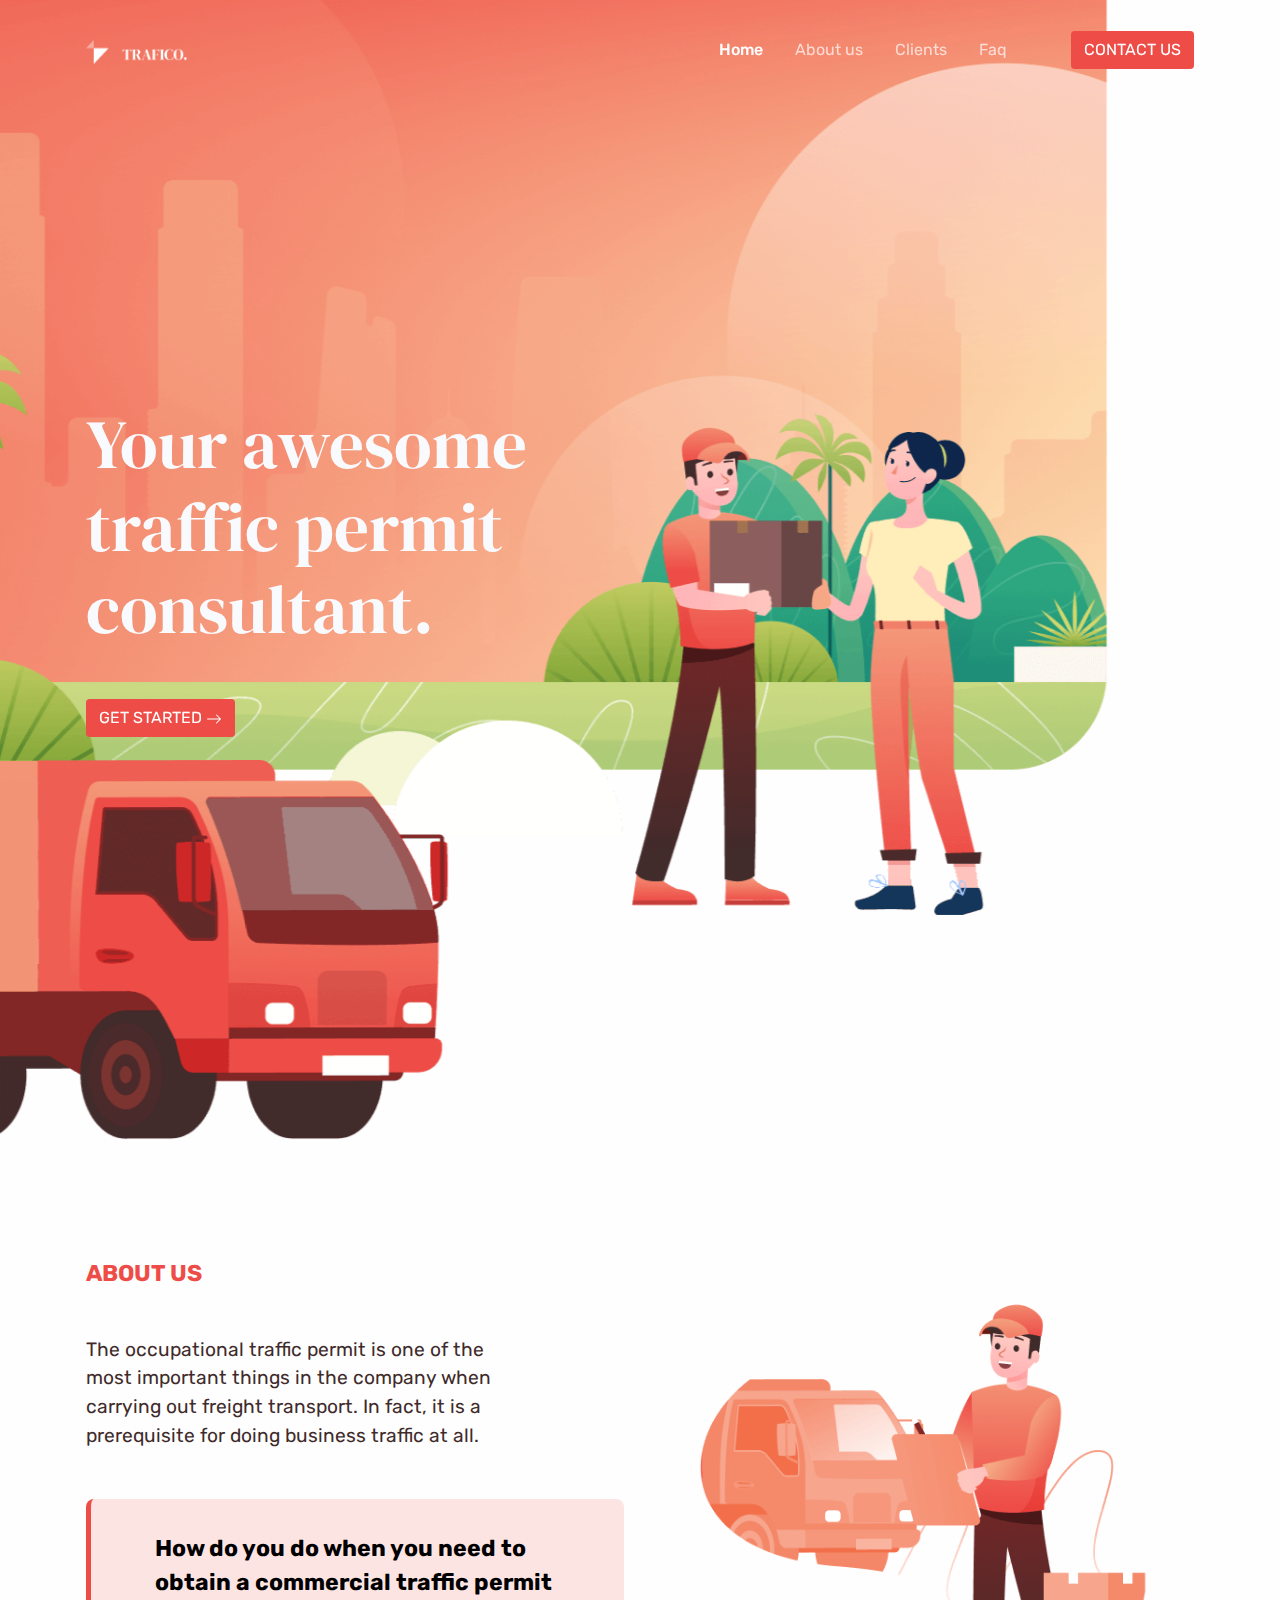
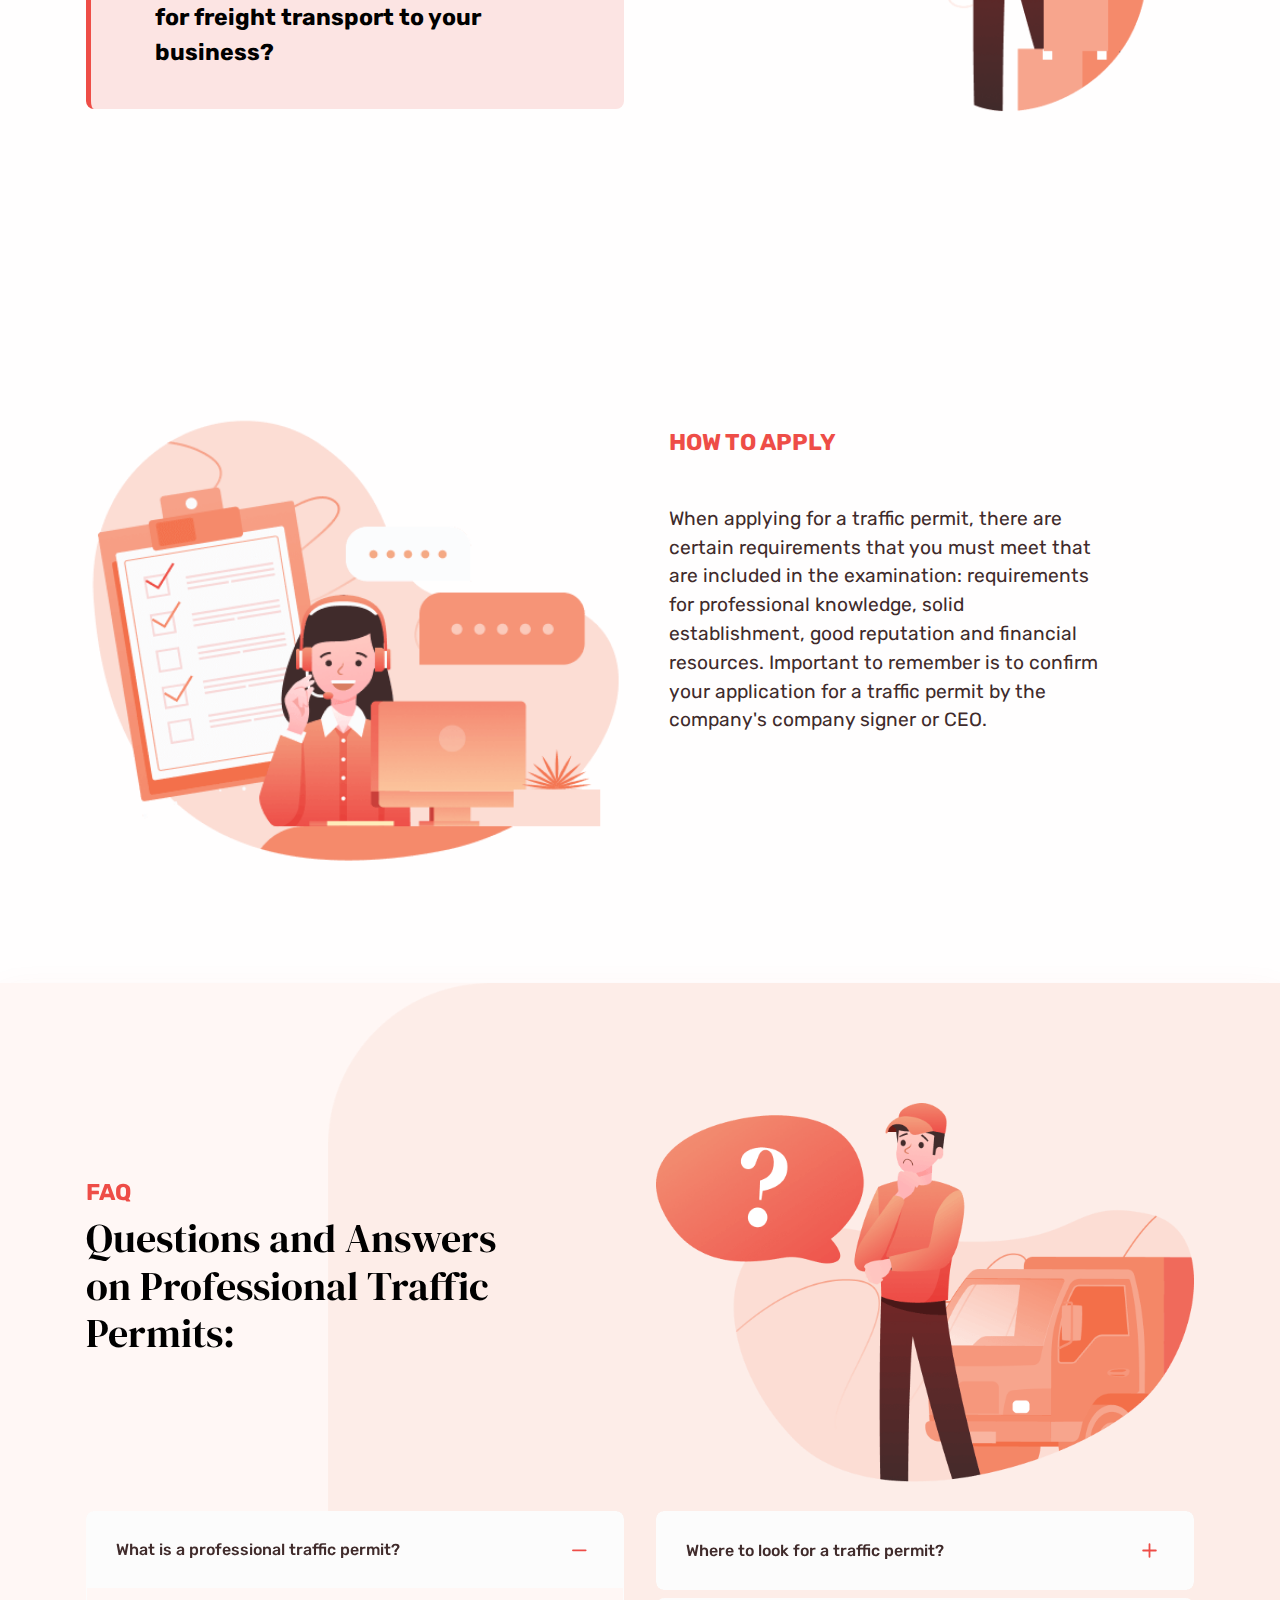
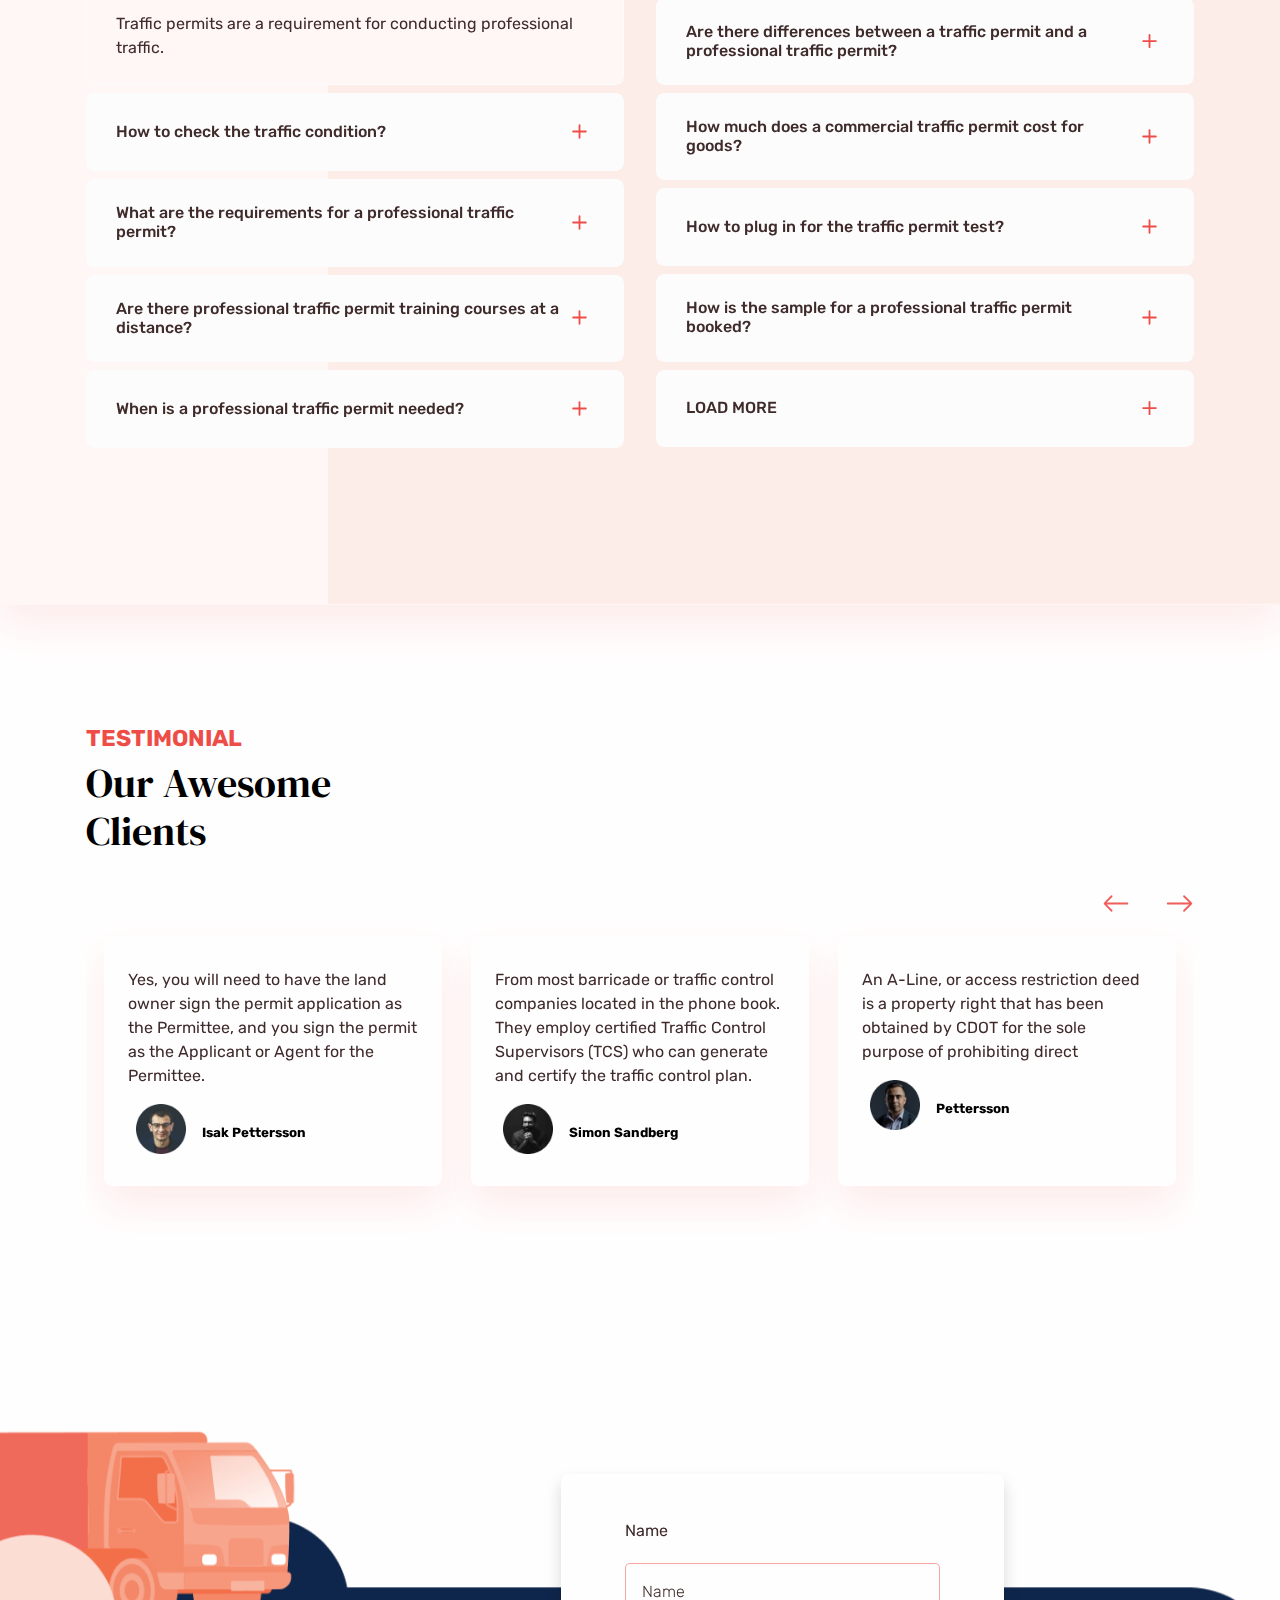
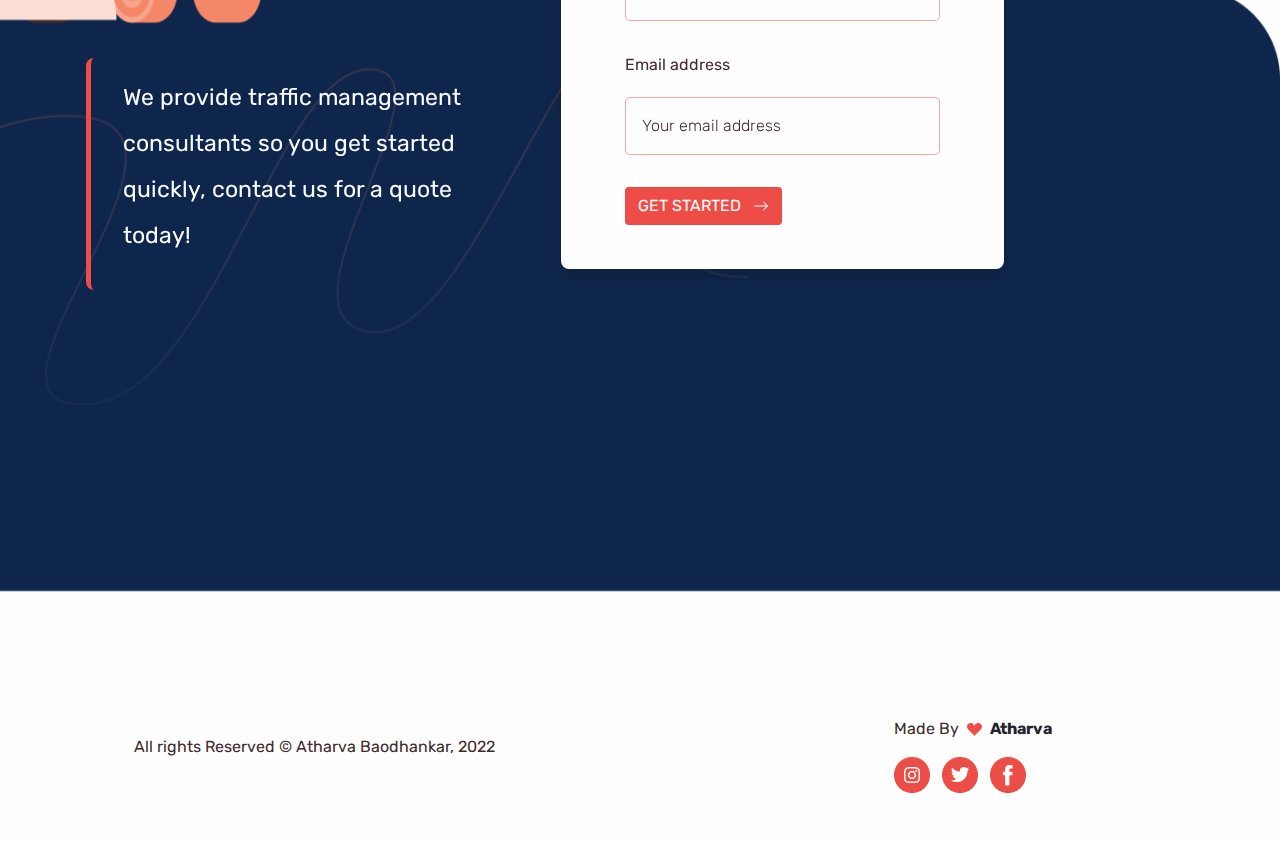
<file: templatewebsites/traffico-v1.0.0/public/index.html>
<!DOCTYPE html>
<html lang="en-US" dir="ltr">

  <head>
    <meta charset="utf-8">
    <meta http-equiv="X-UA-Compatible" content="IE=edge">
    <meta name="viewport" content="width=device-width, initial-scale=1">


    <!-- ===============================================-->
    <!--    Document Title-->
    <!-- ===============================================-->
    <title>Traffico by Atharva</title>


    <!-- ===============================================-->
    <!--    Favicons-->
    <!-- ===============================================-->
    <link rel="apple-touch-icon" sizes="180x180" href="assets/img/favicons/apple-touch-icon.png">
    <link rel="icon" type="image/png" sizes="32x32" href="assets/img/favicons/favicon-32x32.png">
    <link rel="icon" type="image/png" sizes="16x16" href="assets/img/favicons/favicon-16x16.png">
    <link rel="shortcut icon" type="image/x-icon" href="assets/img/favicons/favicon.ico">
    <link rel="manifest" href="assets/img/favicons/manifest.json">
    <meta name="msapplication-TileImage" content="assets/img/favicons/mstile-150x150.png">
    <meta name="theme-color" content="#ffffff">


    <!-- ===============================================-->
    <!--    Stylesheets-->
    <!-- ===============================================-->
    <link href="assets/css/theme.css" rel="stylesheet" />

  </head>


  <body>

    <!-- ===============================================-->
    <!--    Main Content-->
    <!-- ===============================================-->
    <main class="main" id="top">
      <nav class="navbar navbar-expand-lg navbar-dark fixed-top py-4 d-block" data-navbar-on-scroll="data-navbar-on-scroll">
        <div class="container"><a class="navbar-brand" href="index.html"><img src="assets/img/gallery/logo.png" height="24" alt="..." /></a>
          <button class="navbar-toggler" type="button" data-bs-toggle="collapse" data-bs-target="#navbarSupportedContent" aria-controls="navbarSupportedContent" aria-expanded="false" aria-label="Toggle navigation"><span class="navbar-toggler-icon"> </span></button>
          <div class="collapse navbar-collapse border-top border-lg-0 mt-4 mt-lg-0" id="navbarSupportedContent">
            <ul class="navbar-nav ms-auto pt-2 pt-lg-0 font-base">
              <li class="nav-item px-2" data-anchor="data-anchor"><a class="nav-link fw-medium active" aria-current="page" href="#home">Home</a></li>
              <li class="nav-item px-2" data-anchor="data-anchor"><a class="nav-link" href="#aboutUs">About us</a></li>
              <li class="nav-item px-2" data-anchor="data-anchor"><a class="nav-link" href="#clients">Clients</a></li>
              <li class="nav-item px-2" data-anchor="data-anchor"><a class="nav-link" href="#faq">Faq</a></li>
            </ul>
            <form class="ps-lg-5"><a class="btn btn-primary order-1 order-lg-0" href="#!">CONTACT US</a></form>
          </div>
        </div>
      </nav>
      <section id="home">
        <div class="bg-holder" style="background-image:url(assets/img/gallery/header-bg.png);background-position:center;background-size:cover;">
        </div>
        <!--/.bg-holder-->

        <div class="container">
          <div class="row align-items-center min-vh-50 min-vh-sm-100">
            <div class="col-md-7 col-lg-6 text-md-start text-center">
              <h1 class="text-light fs-6 fs-xl-8 font-cursive fw-normal mb-5">Your awesome<br />traffic permit <br />consultant.</h1><a class="btn btn-primary" href="#" role="button">GET STARTED
                <svg class="bi bi-arrow-right" xmlns="http://www.w3.org/2000/svg" width="16" height="16" fill="currentColor" viewBox="0 0 16 16">
                  <path fill-rule="evenodd" d="M1 8a.5.5 0 0 1 .5-.5h11.793l-3.147-3.146a.5.5 0 0 1 .708-.708l4 4a.5.5 0 0 1 0 .708l-4 4a.5.5 0 0 1-.708-.708L13.293 8.5H1.5A.5.5 0 0 1 1 8z"></path>
                </svg></a>
            </div>
          </div>
        </div>
      </section>


      <!-- ============================================-->
      <!-- <section> begin ============================-->
      <section id="aboutUs">

        <div class="container">
          <div class="row align-items-center">
            <div class="col-md-6 text-center mb-6 mb-md-0 order-0 order-md-1"><img class="w-100" src="assets/img/gallery/about-us.png" alt="..." /></div>
            <div class="col-md-6 text-center text-md-start mb-6">
              <h4 class="text-danger">ABOUT US</h4>
              <p class="my-5 fs-1 pe-xl-8">The occupational traffic permit is one of the most important things in the company when carrying out freight transport. In fact, it is a prerequisite for doing business traffic at all. </p>
              <div class="card card-span bg-soft-primary border-start border-primary border-5 mt-3">
                <div class="card-body">
                  <h4 class="lh-base px-lg-5 py-3">
                    How do you do when you need to obtain a commercial traffic permit for freight transport
                    to your business?
                  </h4>
                </div>
              </div>
            </div>
          </div>
        </div>
        <!-- end of .container-->

      </section>
      <!-- <section> close ============================-->
      <!-- ============================================-->




      <!-- ============================================-->
      <!-- <section> begin ============================-->
      <section>

        <div class="container">
          <div class="row align-items-center">
            <div class="col-md-6 text-center mb-6 mb-md-0"><img class="w-100" src="assets/img/gallery/how-to-apply.png" alt="..." /></div>
            <div class="col-md-6 text-center text-md-start mb-6 px-4">
              <h4 class="text-danger text-uppercase">How to apply</h4>
              <p class="my-5 fs-1 pe-xl-7">When applying for a traffic permit, there are certain requirements that you must meet that are included in the examination: requirements for professional knowledge, solid establishment, good reputation and financial resources. Important to remember is to confirm your application for a traffic permit by the company's company signer or CEO.</p>
            </div>
          </div>
        </div>
        <!-- end of .container-->

      </section>
      <!-- <section> close ============================-->
      <!-- ============================================-->


      <section class="bg-primary-gradient" id="faq">
        <div class="bg-holder" style="background-image:url(assets/img/gallery/faq-bg.png);background-position:right;background-size:contain;">
        </div>
        <!--/.bg-holder-->

        <div class="container">
          <div class="row flex-center">
            <div class="col-md-6">
              <h4 class="text-danger text-uppercase">faq</h4>
              <h1 class="font-cursive fw-normal mb-5">Questions and Answers <br class="d-none d-lg-block" />on Professional Traffic<br class="d-none d-lg-block" />Permits:</h1>
            </div>
            <div class="col-md-6"><img class="w-100" src="assets/img/gallery/faq.png" alt="..." /></div>
          </div>
          <div class="row flex-center py-4">
            <div class="col-md-6">
              <div class="accordion" id="accordionExample1">
                <div class="accordion-item mb-2 rounded overflow-hidden">
                  <h2 class="accordion-header" id="heading1">
                    <button class="accordion-button px-4" type="button" data-bs-toggle="collapse" data-bs-target="#collapse1" aria-expanded="true" aria-controls="collapse1"><span class="mb-0 text-start fs-0 text-900 fw-medium">What is a professional traffic permit?</span></button>
                  </h2>
                  <div class="accordion-collapse collapse show" id="collapse1" aria-labelledby="heading1" data-bs-parent="#accordionExample">
                    <div class="accordion-body bg-primary-gradient px-4">Traffic permits are a requirement for conducting professional traffic.</div>
                  </div>
                </div>
                <div class="accordion-item mb-2 rounded overflow-hidden">
                  <h2 class="accordion-header" id="heading2">
                    <button class="accordion-button px-4 collapsed" type="button" data-bs-toggle="collapse" data-bs-target="#collapse2" aria-expanded="true" aria-controls="collapse2"><span class="mb-0 text-start fs-0 text-900 fw-medium">How to check the traffic condition?</span></button>
                  </h2>
                  <div class="accordion-collapse collapse" id="collapse2" aria-labelledby="heading2" data-bs-parent="#accordionExample">
                    <div class="accordion-body bg-primary-gradient px-4">You can issue either partial or full refunds. There are no fees to refund a charge, but the fees from the original charge are not returned.</div>
                  </div>
                </div>
                <div class="accordion-item mb-2 rounded overflow-hidden">
                  <h2 class="accordion-header" id="heading3">
                    <button class="accordion-button px-4 collapsed" type="button" data-bs-toggle="collapse" data-bs-target="#collapse3" aria-expanded="true" aria-controls="collapse3"><span class="mb-0 text-start fs-0 text-900 fw-medium">What are the requirements for a professional traffic permit?</span></button>
                  </h2>
                  <div class="accordion-collapse collapse" id="collapse3" aria-labelledby="heading3" data-bs-parent="#accordionExample">
                    <div class="accordion-body bg-primary-gradient px-4">Disputed payments (also known as chargebacks) incur a $15.00 fee. If the customer’s bank resolves the dispute in your favor, the fee is fully refunded.</div>
                  </div>
                </div>
                <div class="accordion-item mb-2 rounded overflow-hidden">
                  <h2 class="accordion-header" id="heading4">
                    <button class="accordion-button px-4 collapsed" type="button" data-bs-toggle="collapse" data-bs-target="#collapse4" aria-expanded="true" aria-controls="collapse4"><span class="mb-0 text-start fs-0 text-900 fw-medium">Are there professional traffic permit training courses at a distance?</span></button>
                  </h2>
                  <div class="accordion-collapse collapse" id="collapse4" aria-labelledby="heading4" data-bs-parent="#accordionExample">
                    <div class="accordion-body bg-primary-gradient px-4">There are no additional fees for using our mobile SDKs or to accept payments using consumer wallets like Apple Pay or Google Pay.</div>
                  </div>
                </div>
                <div class="accordion-item mb-2 rounded overflow-hidden">
                  <h2 class="accordion-header" id="heading5">
                    <button class="accordion-button px-4 collapsed" type="button" data-bs-toggle="collapse" data-bs-target="#collapse5" aria-expanded="true" aria-controls="collapse5"><span class="mb-0 text-start fs-0 text-900 fw-medium">When is a professional traffic permit needed?</span></button>
                  </h2>
                  <div class="accordion-collapse collapse" id="collapse5" aria-labelledby="heading5" data-bs-parent="#accordionExample">
                    <div class="accordion-body bg-primary-gradient px-4">There are no additional fees for using our mobile SDKs or to accept payments using consumer wallets like Apple Pay or Google Pay.</div>
                  </div>
                </div>
              </div>
            </div>
            <div class="col-md-6">
              <div class="accordion" id="accordionExample2">
                <div class="accordion-item mb-2 rounded overflow-hidden">
                  <h2 class="accordion-header" id="heading6">
                    <button class="accordion-button px-4 collapsed" type="button" data-bs-toggle="collapse" data-bs-target="#collapse6" aria-expanded="true" aria-controls="collapse6"><span class="mb-0 text-start fs-0 text-900 fw-medium">Where to look for a traffic permit?</span></button>
                  </h2>
                  <div class="accordion-collapse collapse" id="collapse6" aria-labelledby="heading6" data-bs-parent="#accordionExample">
                    <div class="accordion-body bg-primary-gradient px-4">There are no additional fees for using our mobile SDKs or to accept payments using consumer wallets like Apple Pay or Google Pay.</div>
                  </div>
                </div>
                <div class="accordion-item mb-2 rounded overflow-hidden">
                  <h2 class="accordion-header" id="heading7">
                    <button class="accordion-button px-4 collapsed" type="button" data-bs-toggle="collapse" data-bs-target="#collapse7" aria-expanded="true" aria-controls="collapse7"><span class="mb-0 text-start fs-0 text-900 fw-medium">Are there differences between a traffic permit and a professional traffic permit?</span></button>
                  </h2>
                  <div class="accordion-collapse collapse" id="collapse7" aria-labelledby="heading7" data-bs-parent="#accordionExample">
                    <div class="accordion-body bg-primary-gradient px-4">There are no additional fees for using our mobile SDKs or to accept payments using consumer wallets like Apple Pay or Google Pay.</div>
                  </div>
                </div>
                <div class="accordion-item mb-2 rounded overflow-hidden">
                  <h2 class="accordion-header" id="heading8">
                    <button class="accordion-button px-4 collapsed" type="button" data-bs-toggle="collapse" data-bs-target="#collapse8" aria-expanded="true" aria-controls="collapse8"><span class="mb-0 text-start fs-0 text-900 fw-medium">How much does a commercial traffic permit cost for goods?</span></button>
                  </h2>
                  <div class="accordion-collapse collapse" id="collapse8" aria-labelledby="heading8" data-bs-parent="#accordionExample">
                    <div class="accordion-body bg-primary-gradient px-4">There are no additional fees for using our mobile SDKs or to accept payments using consumer wallets like Apple Pay or Google Pay.</div>
                  </div>
                </div>
                <div class="accordion-item mb-2 rounded overflow-hidden">
                  <h2 class="accordion-header" id="heading9">
                    <button class="accordion-button px-4 collapsed" type="button" data-bs-toggle="collapse" data-bs-target="#collapse9" aria-expanded="true" aria-controls="collapse9"><span class="mb-0 text-start fs-0 text-900 fw-medium">How to plug in for the traffic permit test?</span></button>
                  </h2>
                  <div class="accordion-collapse collapse" id="collapse9" aria-labelledby="heading9" data-bs-parent="#accordionExample">
                    <div class="accordion-body bg-primary-gradient px-4">There are no additional fees for using our mobile SDKs or to accept payments using consumer wallets like Apple Pay or Google Pay.</div>
                  </div>
                </div>
                <div class="accordion-item mb-2 rounded overflow-hidden">
                  <h2 class="accordion-header" id="heading10">
                    <button class="accordion-button px-4 collapsed" type="button" data-bs-toggle="collapse" data-bs-target="#collapse10" aria-expanded="true" aria-controls="collapse10"><span class="mb-0 text-start fs-0 text-900 fw-medium">How is the sample for a professional traffic permit booked?</span></button>
                  </h2>
                  <div class="accordion-collapse collapse" id="collapse10" aria-labelledby="heading10" data-bs-parent="#accordionExample">
                    <div class="accordion-body bg-primary-gradient px-4">There are no additional fees for using our mobile SDKs or to accept payments using consumer wallets like Apple Pay or Google Pay.</div>
                  </div>
                </div>
                <div class="accordion-item mb-2 rounded overflow-hidden">
                  <h2 class="accordion-header" id="heading11">
                    <button class="accordion-button px-4 collapsed" type="button" data-bs-toggle="collapse" data-bs-target="#collapse11" aria-expanded="true" aria-controls="collapse11"><span class="mb-0 text-start fs-0 text-900 fw-medium">LOAD MORE</span></button>
                  </h2>
                  <div class="accordion-collapse collapse" id="collapse11" aria-labelledby="heading11" data-bs-parent="#accordionExample">
                    <div class="accordion-body bg-primary-gradient px-4">There are no additional fees for using our mobile SDKs or to accept payments using consumer wallets like Apple Pay or Google Pay.</div>
                  </div>
                </div>
              </div>
            </div>
          </div>
        </div>
      </section>


      <!-- ============================================-->
      <!-- <section> begin ============================-->
      <section id="clients">

        <div class="container">
          <div class="row">
            <div class="col-md-11 col-lg-6 col-xl-4 col-xxl-3">
              <h4 class="text-danger text-uppercase">Testimonial</h4>
              <h1 class="font-cursive fw-normal mb-5">Our Awesome <br />Clients </h1>
            </div>
            <div class="col-xxl-9">
              <div class="position-relative offset-9 offset-sm-10 offset-lg-11 mb-3"><a class="carousel-control-prev carousel-icon z-index-2" href="#carouselExampleDark" role="button" data-bs-slide="prev"><span class="carousel-control-prev-icon" aria-hidden="true"></span><span class="visually-hidden">Previous</span></a><a class="carousel-control-next carousel-icon z-index-2" href="#carouselExampleDark" role="button" data-bs-slide="next"><span class="carousel-control-next-icon" aria-hidden="true"></span><span class="visually-hidden">Next</span></a></div>
              <div class="carousel slide" id="carouselExampleDark" data-bs-ride="carousel">
                <div class="carousel-inner">
                  <div class="carousel-item active" data-bs-interval="10000">
                    <div class="row h-100 mx-1 mb-5 mt-3 gx-md-2 gx-lg-4">
                      <div class="col-md-4 mb-5 mb-md-0">
                        <div class="card card-span h-100 shadow-primary">
                          <div class="card-body my-3">
                            <p class="mb-0 px-3 px-md-2 px-xxl-3">Yes, you will need to have the land owner sign the permit application as the Permittee, and you sign the permit as the Applicant or Agent for the Permittee.</p>
                            <div class="align-items-xl-center d-block d-xl-flex px-3 mt-3 align-self-end"><img class="img-fluid me-3 me-md-2 me-lg-3" src="assets/img/gallery/isak.png" width="50" alt="" />
                              <div class="flex-1 align-items-center pt-2">
                                <h6 class="mb-0">Isak Pettersson</h6>
                              </div>
                            </div>
                          </div>
                        </div>
                      </div>
                      <div class="col-md-4 mb-5 mb-md-0">
                        <div class="card card-span h-100 shadow-primary">
                          <div class="card-body my-3">
                            <p class="mb-0 px-3 px-md-2 px-xxl-3">From most barricade or traffic control companies located in the phone book. They employ certified Traffic Control Supervisors (TCS) who can generate and certify the traffic control plan. </p>
                            <div class="align-items-xl-center d-block d-xl-flex px-3 mt-3 align-self-end"><img class="img-fluid me-3 me-md-2 me-lg-3" src="assets/img/gallery/simon.png" width="50" alt="" />
                              <div class="flex-1 align-items-center pt-2">
                                <h6 class="mb-0">Simon Sandberg</h6>
                              </div>
                            </div>
                          </div>
                        </div>
                      </div>
                      <div class="col-md-4 mb-5 mb-md-0">
                        <div class="card card-span h-100 shadow-primary">
                          <div class="card-body my-3">
                            <p class="mb-0 px-3 px-md-2 px-xxl-3">An A-Line, or access restriction deed is a property right that has been obtained by CDOT for the sole purpose of prohibiting direct</p>
                            <div class="align-items-xl-center d-block d-xl-flex px-3 mt-3 align-self-end"><img class="img-fluid me-3 me-md-2 me-lg-3" src="assets/img/gallery/petter.png" width="50" alt="" />
                              <div class="flex-1 align-items-center pt-2">
                                <h6 class="mb-0">Pettersson</h6>
                              </div>
                            </div>
                          </div>
                        </div>
                      </div>
                    </div>
                  </div>
                  <div class="carousel-item" data-bs-interval="2000">
                    <div class="row h-100 mx-1 mb-5 mt-3 gx-md-2 gx-lg-4">
                      <div class="col-md-4 mb-5 mb-md-0">
                        <div class="card card-span h-100 shadow-primary">
                          <div class="card-body my-3">
                            <p class="mb-0 px-3 px-md-2 px-xxl-3">Yes, you will need to have the land owner sign the permit application as the Permittee, and you sign the permit as the Applicant or Agent for the Permittee.</p>
                            <div class="align-items-xl-center d-block d-xl-flex px-3 mt-3 align-self-end"><img class="img-fluid me-3 me-md-2 me-lg-3" src="assets/img/gallery/isak.png" width="50" alt="" />
                              <div class="flex-1 align-items-center pt-2">
                                <h6 class="mb-0">Isak Pettersson</h6>
                              </div>
                            </div>
                          </div>
                        </div>
                      </div>
                      <div class="col-md-4 mb-5 mb-md-0">
                        <div class="card card-span h-100 shadow-primary">
                          <div class="card-body my-3">
                            <p class="mb-0 px-3 px-md-2 px-xxl-3">From most barricade or traffic control companies located in the phone book. They employ certified Traffic Control Supervisors (TCS) who can generate and certify the traffic control plan. </p>
                            <div class="align-items-xl-center d-block d-xl-flex px-3 mt-3 align-self-end"><img class="img-fluid me-3 me-md-2 me-lg-3" src="assets/img/gallery/simon.png" width="50" alt="" />
                              <div class="flex-1 align-items-center pt-2">
                                <h6 class="mb-0">Simon Sandberg</h6>
                              </div>
                            </div>
                          </div>
                        </div>
                      </div>
                      <div class="col-md-4 mb-5 mb-md-0">
                        <div class="card card-span h-100 shadow-primary">
                          <div class="card-body my-3">
                            <p class="mb-0 px-3 px-md-2 px-xxl-3">An A-Line, or access restriction deed is a property right that has been obtained by CDOT for the sole purpose of prohibiting direct</p>
                            <div class="align-items-xl-center d-block d-xl-flex px-3 mt-3 align-self-end"><img class="img-fluid me-3 me-md-2 me-lg-3" src="assets/img/gallery/petter.png" width="50" alt="" />
                              <div class="flex-1 align-items-center pt-2">
                                <h6 class="mb-0">Pettersson</h6>
                              </div>
                            </div>
                          </div>
                        </div>
                      </div>
                    </div>
                  </div>
                  <div class="carousel-item">
                    <div class="row h-100 mx-1 mb-5 mt-3 gx-md-2 gx-lg-4">
                      <div class="col-md-4 mb-5 mb-md-0">
                        <div class="card card-span h-100 shadow-primary">
                          <div class="card-body my-3">
                            <p class="mb-0 px-3 px-md-2 px-xxl-3">Yes, you will need to have the land owner sign the permit application as the Permittee, and you sign the permit as the Applicant or Agent for the Permittee.</p>
                            <div class="align-items-xl-center d-block d-xl-flex px-3 mt-3 align-self-end"><img class="img-fluid me-3 me-md-2 me-lg-3" src="assets/img/gallery/isak.png" width="50" alt="" />
                              <div class="flex-1 align-items-center pt-2">
                                <h6 class="mb-0">Isak Pettersson</h6>
                              </div>
                            </div>
                          </div>
                        </div>
                      </div>
                      <div class="col-md-4 mb-5 mb-md-0">
                        <div class="card card-span h-100 shadow-primary">
                          <div class="card-body my-3">
                            <p class="mb-0 px-3 px-md-2 px-xxl-3">From most barricade or traffic control companies located in the phone book. They employ certified Traffic Control Supervisors (TCS) who can generate and certify the traffic control plan. </p>
                            <div class="align-items-xl-center d-block d-xl-flex px-3 mt-3 align-self-end"><img class="img-fluid me-3 me-md-2 me-lg-3" src="assets/img/gallery/simon.png" width="50" alt="" />
                              <div class="flex-1 align-items-center pt-2">
                                <h6 class="mb-0">Simon Sandberg</h6>
                              </div>
                            </div>
                          </div>
                        </div>
                      </div>
                      <div class="col-md-4 mb-5 mb-md-0">
                        <div class="card card-span h-100 shadow-primary">
                          <div class="card-body my-3">
                            <p class="mb-0 px-3 px-md-2 px-xxl-3">An A-Line, or access restriction deed is a property right that has been obtained by CDOT for the sole purpose of prohibiting direct</p>
                            <div class="align-items-xl-center d-block d-xl-flex px-3 mt-3 align-self-end"><img class="img-fluid me-3 me-md-2 me-lg-3" src="assets/img/gallery/petter.png" width="50" alt="" />
                              <div class="flex-1 align-items-center pt-2">
                                <h6 class="mb-0">Pettersson</h6>
                              </div>
                            </div>
                          </div>
                        </div>
                      </div>
                    </div>
                  </div>
                </div>
              </div>
            </div>
          </div>
        </div>
        <!-- end of .container-->

      </section>
      <!-- <section> close ============================-->
      <!-- ============================================-->


      <section>
        <div class="bg-holder" style="background-image:url(assets/img/gallery/footer-bg.png);background-position:left;background-size:contain;padding:5px 3px;">
        </div>
        <!--/.bg-holder-->

        <div class="container">
          <div class="row min-vh-lg-50 min-vh-xl-75">
            <div class="col-lg-6 col-xl-5 my-2 py-9 d-none d-lg-block">
              <div class="card card-span bg-transparent border-start border-primary border-5 mt-3">
                <div class="card-body">
                  <p class="text-light fs-2 lh-lg px-lg-3">We provide traffic management consultants so you get started quickly, contact us for a quote today!</p>
                </div>
              </div>
            </div>
            <div class="col-lg-6 col-xl-5 mb-3">
              <div class="card card-span shadow py-4 px-5">
                <div class="card-body">
                  <form class="row g-3 align-items-center">
                    <div class="mb-3">
                      <label class="form-label" for="formGroupExampleInput">Name</label>
                      <input class="form-control form-traffico-control" id="formGroupExampleInput" type="text" placeholder="Name" />
                    </div>
                    <div class="mb-3">
                      <label class="form-label" for="formGroupExampleInput2">Email address</label>
                      <input class="form-control form-traffico-control" id="formGroupExampleInput2" type="text" placeholder="Your email address" />
                    </div>
                    <div class="col-12">
                      <button class="btn btn-primary" type="submit">GET STARTED
                        <svg class="bi bi-arrow-right ms-2" xmlns="http://www.w3.org/2000/svg" width="16" height="16" fill="currentColor" viewBox="0 0 16 16">
                          <path fill-rule="evenodd" d="M1 8a.5.5 0 0 1 .5-.5h11.793l-3.147-3.146a.5.5 0 0 1 .708-.708l4 4a.5.5 0 0 1 0 .708l-4 4a.5.5 0 0 1-.708-.708L13.293 8.5H1.5A.5.5 0 0 1 1 8z"></path>
                        </svg>
                      </button>
                    </div>
                  </form>
                </div>
              </div>
            </div>
          </div>
        </div>
      </section>


      <!-- ============================================-->
      <!-- <section> begin ============================-->
      <section class="py-5">

        <div class="container">
          <div class="row flex-center">
            <div class="col-md-6 col-xl-8 order-0">
              <p class="text-center text-md-start">All rights Reserved &copy; Atharva Baodhankar, 2022</p>
            </div>
            <div class="col-md-6 col-xl-3 order-1">
              <p class="text-center text-md-end text-xl-start">Made By&nbsp;
                <svg class="bi bi-suit-heart-fill" xmlns="http://www.w3.org/2000/svg" width="15" height="15" fill="#EE4D47" viewBox="0 0 16 16">
                  <path d="M4 1c2.21 0 4 1.755 4 3.92C8 2.755 9.79 1 12 1s4 1.755 4 3.92c0 3.263-3.234 4.414-7.608 9.608a.513.513 0 0 1-.784 0C3.234 9.334 0 8.183 0 4.92 0 2.755 1.79 1 4 1z"></path>
                </svg>&nbsp;&nbsp;<a class="text-1000 fw-bold" href="https://themewagon.com/" target="_blank">Atharva </a>
              </p>
              <ul class="list-unstyled list-inline mb-6 mb-md-0 text-center text-md-end text-xl-start">
                <li class="list-inline-item mr-2"><a class="text-decoration-none" href="#!"><img class="list-social-icon" src="assets/img/icons/i.png" alt="..." /></a></li>
                <li class="list-inline-item mr-2"><a class="text-decoration-none" href="#!"><img class="list-social-icon" src="assets/img/icons/t.png" alt="..." /></a></li>
                <li class="list-inline-item mr-2"><a class="text-decoration-none" href="#!"><img class="list-social-icon" src="assets/img/icons/f.png" alt="..." /></a></li>
              </ul>
            </div>
          </div>
        </div>
        <!-- end of .container-->

      </section>
      <!-- <section> close ============================-->
      <!-- ============================================-->


    </main>
    <!-- ===============================================-->
    <!--    End of Main Content-->
    <!-- ===============================================-->




    <!-- ===============================================-->
    <!--    JavaScripts-->
    <!-- ===============================================-->
    <script src="vendors/@popperjs/popper.min.js"></script>
    <script src="vendors/bootstrap/bootstrap.min.js"></script>
    <script src="vendors/is/is.min.js"></script>
    <script src="https://polyfill.io/v3/polyfill.min.js?features=window.scroll"></script>
    <script src="vendors/fontawesome/all.min.js"></script>
    <script src="assets/js/theme.js"></script>

    <link href="https://fonts.googleapis.com/css2?family=DM+Serif+Display&amp;family=Rubik:wght@300;400;500;600;700;800&amp;display=swap" rel="stylesheet">
  </body>

</html>
</file>
<file: templatewebsites/traffico-v1.0.0/public/assets/css/theme.css>
/* -------------------------------------------------------------------------- */
/*                                 Theme                                      */
/* -------------------------------------------------------------------------- */
/* prettier-ignore */
/* -------------------------------------------------------------------------- */
/*                                  Utilities                                 */
/* -------------------------------------------------------------------------- */
/*-----------------------------------------------
|   Bootstrap Styles
-----------------------------------------------*/
/*!
 * Bootstrap v5.0.0-alpha1 (https://getbootstrap.com/)
 * Copyright 2011-2020 The Bootstrap Authors
 * Copyright 2011-2020 Twitter, Inc.
 * Licensed under MIT (https://github.com/twbs/bootstrap/blob/main/LICENSE)
 */
:root {
  --bs-blue: #0091e9;
  --bs-indigo: #6237FF;
  --bs-purple: #A1B0FC;
  --bs-pink: #D42DA3;
  --bs-red: #EE4D47;
  --bs-orange: #F17228;
  --bs-yellow: #FFC928;
  --bs-green: #79B93C;
  --bs-teal: #53F283;
  --bs-cyan: #24FFEA;
  --bs-white: #FFFEFE;
  --bs-gray: #9E9E9E;
  --bs-gray-dark: #616161;
  --bs-primary: #EE4D47;
  --bs-secondary: #0091e9;
  --bs-success: #79B93C;
  --bs-info: #24FFEA;
  --bs-warning: #FFC928;
  --bs-danger: #EE4D47;
  --bs-light: #F9FAFD;
  --bs-dark: #23242A;
  --bs-font-sans-serif: "Rubik", "Open Sans", -apple-system, BlinkMacSystemFont, "Segoe UI", "Helvetica Neue", Arial, sans-serif, "Apple Color Emoji", "Segoe UI Emoji", "Segoe UI Symbol";
  --bs-font-monospace: "SFMono-Regular", Menlo, Monaco, Consolas, "Liberation Mono", "Courier New", monospace;
  --bs-gradient: linear-gradient(180deg, rgba(255, 254, 254, 0.15), rgba(255, 254, 254, 0));
}

*,
*::before,
*::after {
  -webkit-box-sizing: border-box;
  box-sizing: border-box;
}

@media (prefers-reduced-motion: no-preference) {
  :root {
    scroll-behavior: smooth;
  }
}

body {
  margin: 0;
  font-family: "Rubik", -apple-system, BlinkMacSystemFont, "Segoe UI", "Helvetica Neue", Arial, sans-serif, "Apple Color Emoji", "Segoe UI Emoji", "Segoe UI Symbol";
  font-size: 1rem;
  font-weight: 400;
  line-height: 1.5;
  color: #402B2B;
  background-color: #FFFEFE;
  -webkit-text-size-adjust: 100%;
  -webkit-tap-highlight-color: rgba(0, 0, 0, 0);
}

hr {
  margin: 1rem 0;
  color: #EEEEEE;
  background-color: currentColor;
  border: 0;
  opacity: 1;
}

hr:not([size]) {
  height: 1px;
}

h1, .h1, h2, .h2, h3, .h3, h4, .h4, h5, .h5, h6, .h6 {
  margin-top: 0;
  margin-bottom: 0.5rem;
  font-family: "Rubik", "Open Sans", -apple-system, BlinkMacSystemFont, "Segoe UI", "Helvetica Neue", Arial, sans-serif, "Apple Color Emoji", "Segoe UI Emoji", "Segoe UI Symbol";
  font-weight: 700;
  line-height: 1.2;
  color: #000;
}

h1, .h1 {
  font-size: calc(1.37383rem + 1.48598vw);
}

@media (min-width: 1200px) {
  h1, .h1 {
    font-size: 2.48832rem;
  }
}

h2, .h2 {
  font-size: calc(1.33236rem + 0.98832vw);
}

@media (min-width: 1200px) {
  h2, .h2 {
    font-size: 2.0736rem;
  }
}

h3, .h3 {
  font-size: calc(1.2978rem + 0.5736vw);
}

@media (min-width: 1200px) {
  h3, .h3 {
    font-size: 1.728rem;
  }
}

h4, .h4 {
  font-size: calc(1.269rem + 0.228vw);
}

@media (min-width: 1200px) {
  h4, .h4 {
    font-size: 1.44rem;
  }
}

h5, .h5 {
  font-size: 1.2rem;
}

h6, .h6 {
  font-size: 0.83333rem;
}

p {
  margin-top: 0;
  margin-bottom: 1rem;
}

abbr[title],
abbr[data-bs-original-title] {
  -webkit-text-decoration: underline dotted;
  text-decoration: underline dotted;
  cursor: help;
  -webkit-text-decoration-skip-ink: none;
  text-decoration-skip-ink: none;
}

address {
  margin-bottom: 1rem;
  font-style: normal;
  line-height: inherit;
}

ol,
ul {
  padding-left: 2rem;
}

ol,
ul,
dl {
  margin-top: 0;
  margin-bottom: 1rem;
}

ol ol,
ul ul,
ol ul,
ul ol {
  margin-bottom: 0;
}

dt {
  font-weight: 700;
}

dd {
  margin-bottom: .5rem;
  margin-left: 0;
}

blockquote {
  margin: 0 0 1rem;
}

b,
strong {
  font-weight: 800;
}

small, .small {
  font-size: 75%;
}

mark, .mark {
  padding: 0.2em;
  background-color: #fcf8e3;
}

sub,
sup {
  position: relative;
  font-size: 0.75em;
  line-height: 0;
  vertical-align: baseline;
}

sub {
  bottom: -.25em;
}

sup {
  top: -.5em;
}

a {
  color: #BDBDBD;
  text-decoration: none;
}

a:hover {
  color: #EE4D47;
  text-decoration: underline;
}

a:not([href]):not([class]), a:not([href]):not([class]):hover {
  color: inherit;
  text-decoration: none;
}

pre,
code,
kbd,
samp {
  font-family: var(--bs-font-monospace);
  font-size: 1em;
  direction: ltr /* rtl:ignore */;
  unicode-bidi: bidi-override;
}

pre {
  display: block;
  margin-top: 0;
  margin-bottom: 1rem;
  overflow: auto;
  font-size: 75%;
}

pre code {
  font-size: inherit;
  color: inherit;
  word-break: normal;
}

code {
  font-size: 75%;
  color: #D42DA3;
  word-wrap: break-word;
}

a > code {
  color: inherit;
}

kbd {
  padding: 0.2rem 0.4rem;
  font-size: 75%;
  color: #FFFEFE;
  background-color: #402B2B;
  border-radius: 0.25rem;
}

kbd kbd {
  padding: 0;
  font-size: 1em;
  font-weight: 700;
}

figure {
  margin: 0 0 1rem;
}

img,
svg {
  vertical-align: middle;
}

table {
  caption-side: bottom;
  border-collapse: collapse;
}

caption {
  padding-top: 0.5rem;
  padding-bottom: 0.5rem;
  color: #BDBDBD;
  text-align: left;
}

th {
  text-align: inherit;
  text-align: -webkit-match-parent;
}

thead,
tbody,
tfoot,
tr,
td,
th {
  border-color: inherit;
  border-style: solid;
  border-width: 0;
}

label {
  display: inline-block;
}

button {
  border-radius: 0;
}

button:focus:not(:focus-visible) {
  outline: 0;
}

input,
button,
select,
optgroup,
textarea {
  margin: 0;
  font-family: inherit;
  font-size: inherit;
  line-height: inherit;
}

button,
select {
  text-transform: none;
}

[role="button"] {
  cursor: pointer;
}

select {
  word-wrap: normal;
}

select:disabled {
  opacity: 1;
}

[list]::-webkit-calendar-picker-indicator {
  display: none;
}

button,
[type="button"],
[type="reset"],
[type="submit"] {
  -webkit-appearance: button;
}

button:not(:disabled),
[type="button"]:not(:disabled),
[type="reset"]:not(:disabled),
[type="submit"]:not(:disabled) {
  cursor: pointer;
}

::-moz-focus-inner {
  padding: 0;
  border-style: none;
}

textarea {
  resize: vertical;
}

fieldset {
  min-width: 0;
  padding: 0;
  margin: 0;
  border: 0;
}

legend {
  float: left;
  width: 100%;
  padding: 0;
  margin-bottom: 0.5rem;
  font-size: calc(1.275rem + 0.3vw);
  line-height: inherit;
}

@media (min-width: 1200px) {
  legend {
    font-size: 1.5rem;
  }
}

legend + * {
  clear: left;
}

::-webkit-datetime-edit-fields-wrapper,
::-webkit-datetime-edit-text,
::-webkit-datetime-edit-minute,
::-webkit-datetime-edit-hour-field,
::-webkit-datetime-edit-day-field,
::-webkit-datetime-edit-month-field,
::-webkit-datetime-edit-year-field {
  padding: 0;
}

::-webkit-inner-spin-button {
  height: auto;
}

[type="search"] {
  outline-offset: -2px;
  -webkit-appearance: textfield;
}

/* rtl:raw:
[type="tel"],
[type="url"],
[type="email"],
[type="number"] {
  direction: ltr;
}
*/
::-webkit-search-decoration {
  -webkit-appearance: none;
}

::-webkit-color-swatch-wrapper {
  padding: 0;
}

::file-selector-button {
  font: inherit;
}

::-webkit-file-upload-button {
  font: inherit;
  -webkit-appearance: button;
}

output {
  display: inline-block;
}

iframe {
  border: 0;
}

summary {
  display: list-item;
  cursor: pointer;
}

progress {
  vertical-align: baseline;
}

[hidden] {
  display: none !important;
}

.lead {
  font-size: 1.2rem;
  font-weight: 400;
}

.display-1 {
  font-size: calc(1.55498rem + 3.65978vw);
  font-weight: 900;
  line-height: 1;
}

@media (min-width: 1200px) {
  .display-1 {
    font-size: 4.29982rem;
  }
}

.display-2 {
  font-size: calc(1.48332rem + 2.79982vw);
  font-weight: 900;
  line-height: 1;
}

@media (min-width: 1200px) {
  .display-2 {
    font-size: 3.58318rem;
  }
}

.display-3 {
  font-size: calc(1.4236rem + 2.08318vw);
  font-weight: 900;
  line-height: 1;
}

@media (min-width: 1200px) {
  .display-3 {
    font-size: 2.98598rem;
  }
}

.display-4 {
  font-size: calc(1.37383rem + 1.48598vw);
  font-weight: 900;
  line-height: 1;
}

@media (min-width: 1200px) {
  .display-4 {
    font-size: 2.48832rem;
  }
}

.display-5 {
  font-size: calc(1.33236rem + 0.98832vw);
  font-weight: 900;
  line-height: 1;
}

@media (min-width: 1200px) {
  .display-5 {
    font-size: 2.0736rem;
  }
}

.display-6 {
  font-size: calc(1.2978rem + 0.5736vw);
  font-weight: 900;
  line-height: 1;
}

@media (min-width: 1200px) {
  .display-6 {
    font-size: 1.728rem;
  }
}

.list-unstyled {
  padding-left: 0;
  list-style: none;
}

.list-inline {
  padding-left: 0;
  list-style: none;
}

.list-inline-item {
  display: inline-block;
}

.list-inline-item:not(:last-child) {
  margin-right: 0.5rem;
}

.initialism {
  font-size: 75%;
  text-transform: uppercase;
}

.blockquote {
  margin-bottom: 1rem;
  font-size: 1.2rem;
}

.blockquote > :last-child {
  margin-bottom: 0;
}

.blockquote-footer {
  margin-top: -1rem;
  margin-bottom: 1rem;
  font-size: 75%;
  color: #9E9E9E;
}

.blockquote-footer::before {
  content: "\2014\00A0";
}

.img-fluid {
  max-width: 100%;
  height: auto;
}

.img-thumbnail {
  padding: 0.25rem;
  background-color: #FFFEFE;
  border: 1px solid #EEEEEE;
  border-radius: 0.5rem;
  max-width: 100%;
  height: auto;
}

.figure {
  display: inline-block;
}

.figure-img {
  margin-bottom: 0.5rem;
  line-height: 1;
}

.figure-caption {
  font-size: 75%;
  color: #9E9E9E;
}

.container,
.container-fluid,
.container-sm,
.container-md,
.container-lg,
.container-xl,
.container-xxl {
  width: 100%;
  padding-right: var(--bs-gutter-x, 1rem);
  padding-left: var(--bs-gutter-x, 1rem);
  margin-right: auto;
  margin-left: auto;
}

@media (min-width: 576px) {
  .container, .container-sm {
    max-width: 540px;
  }
}

@media (min-width: 768px) {
  .container, .container-sm, .container-md {
    max-width: 720px;
  }
}

@media (min-width: 992px) {
  .container, .container-sm, .container-md, .container-lg {
    max-width: 960px;
  }
}

@media (min-width: 1200px) {
  .container, .container-sm, .container-md, .container-lg, .container-xl {
    max-width: 1140px;
  }
}

@media (min-width: 1540px) {
  .container, .container-sm, .container-md, .container-lg, .container-xl, .container-xxl {
    max-width: 1480px;
  }
}

.row {
  --bs-gutter-x: 2rem;
  --bs-gutter-y: 0;
  display: -webkit-box;
  display: -ms-flexbox;
  display: flex;
  -ms-flex-wrap: wrap;
  flex-wrap: wrap;
  margin-top: calc(var(--bs-gutter-y) * -1);
  margin-right: calc(var(--bs-gutter-x) / -2);
  margin-left: calc(var(--bs-gutter-x) / -2);
}

.row > * {
  -ms-flex-negative: 0;
  flex-shrink: 0;
  width: 100%;
  max-width: 100%;
  padding-right: calc(var(--bs-gutter-x) / 2);
  padding-left: calc(var(--bs-gutter-x) / 2);
  margin-top: var(--bs-gutter-y);
}

.col {
  -webkit-box-flex: 1;
  -ms-flex: 1 0 0%;
  flex: 1 0 0%;
}

.row-cols-auto > * {
  -webkit-box-flex: 0;
  -ms-flex: 0 0 auto;
  flex: 0 0 auto;
  width: auto;
}

.row-cols-1 > * {
  -webkit-box-flex: 0;
  -ms-flex: 0 0 auto;
  flex: 0 0 auto;
  width: 100%;
}

.row-cols-2 > * {
  -webkit-box-flex: 0;
  -ms-flex: 0 0 auto;
  flex: 0 0 auto;
  width: 50%;
}

.row-cols-3 > * {
  -webkit-box-flex: 0;
  -ms-flex: 0 0 auto;
  flex: 0 0 auto;
  width: 33.33333%;
}

.row-cols-4 > * {
  -webkit-box-flex: 0;
  -ms-flex: 0 0 auto;
  flex: 0 0 auto;
  width: 25%;
}

.row-cols-5 > * {
  -webkit-box-flex: 0;
  -ms-flex: 0 0 auto;
  flex: 0 0 auto;
  width: 20%;
}

.row-cols-6 > * {
  -webkit-box-flex: 0;
  -ms-flex: 0 0 auto;
  flex: 0 0 auto;
  width: 16.66667%;
}

.col-auto {
  -webkit-box-flex: 0;
  -ms-flex: 0 0 auto;
  flex: 0 0 auto;
  width: auto;
}

.col-1 {
  -webkit-box-flex: 0;
  -ms-flex: 0 0 auto;
  flex: 0 0 auto;
  width: 8.33333%;
}

.col-2 {
  -webkit-box-flex: 0;
  -ms-flex: 0 0 auto;
  flex: 0 0 auto;
  width: 16.66667%;
}

.col-3 {
  -webkit-box-flex: 0;
  -ms-flex: 0 0 auto;
  flex: 0 0 auto;
  width: 25%;
}

.col-4 {
  -webkit-box-flex: 0;
  -ms-flex: 0 0 auto;
  flex: 0 0 auto;
  width: 33.33333%;
}

.col-5 {
  -webkit-box-flex: 0;
  -ms-flex: 0 0 auto;
  flex: 0 0 auto;
  width: 41.66667%;
}

.col-6 {
  -webkit-box-flex: 0;
  -ms-flex: 0 0 auto;
  flex: 0 0 auto;
  width: 50%;
}

.col-7 {
  -webkit-box-flex: 0;
  -ms-flex: 0 0 auto;
  flex: 0 0 auto;
  width: 58.33333%;
}

.col-8 {
  -webkit-box-flex: 0;
  -ms-flex: 0 0 auto;
  flex: 0 0 auto;
  width: 66.66667%;
}

.col-9 {
  -webkit-box-flex: 0;
  -ms-flex: 0 0 auto;
  flex: 0 0 auto;
  width: 75%;
}

.col-10 {
  -webkit-box-flex: 0;
  -ms-flex: 0 0 auto;
  flex: 0 0 auto;
  width: 83.33333%;
}

.col-11 {
  -webkit-box-flex: 0;
  -ms-flex: 0 0 auto;
  flex: 0 0 auto;
  width: 91.66667%;
}

.col-12 {
  -webkit-box-flex: 0;
  -ms-flex: 0 0 auto;
  flex: 0 0 auto;
  width: 100%;
}

.offset-1 {
  margin-left: 8.33333%;
}

.offset-2 {
  margin-left: 16.66667%;
}

.offset-3 {
  margin-left: 25%;
}

.offset-4 {
  margin-left: 33.33333%;
}

.offset-5 {
  margin-left: 41.66667%;
}

.offset-6 {
  margin-left: 50%;
}

.offset-7 {
  margin-left: 58.33333%;
}

.offset-8 {
  margin-left: 66.66667%;
}

.offset-9 {
  margin-left: 75%;
}

.offset-10 {
  margin-left: 83.33333%;
}

.offset-11 {
  margin-left: 91.66667%;
}

.g-0,
.gx-0 {
  --bs-gutter-x: 0;
}

.g-0,
.gy-0 {
  --bs-gutter-y: 0;
}

.g-1,
.gx-1 {
  --bs-gutter-x: 0.25rem;
}

.g-1,
.gy-1 {
  --bs-gutter-y: 0.25rem;
}

.g-2,
.gx-2 {
  --bs-gutter-x: 0.5rem;
}

.g-2,
.gy-2 {
  --bs-gutter-y: 0.5rem;
}

.g-3,
.gx-3 {
  --bs-gutter-x: 1rem;
}

.g-3,
.gy-3 {
  --bs-gutter-y: 1rem;
}

.g-4,
.gx-4 {
  --bs-gutter-x: 1.8rem;
}

.g-4,
.gy-4 {
  --bs-gutter-y: 1.8rem;
}

.g-5,
.gx-5 {
  --bs-gutter-x: 3rem;
}

.g-5,
.gy-5 {
  --bs-gutter-y: 3rem;
}

.g-6,
.gx-6 {
  --bs-gutter-x: 4rem;
}

.g-6,
.gy-6 {
  --bs-gutter-y: 4rem;
}

.g-7,
.gx-7 {
  --bs-gutter-x: 5rem;
}

.g-7,
.gy-7 {
  --bs-gutter-y: 5rem;
}

.g-8,
.gx-8 {
  --bs-gutter-x: 7.5rem;
}

.g-8,
.gy-8 {
  --bs-gutter-y: 7.5rem;
}

.g-9,
.gx-9 {
  --bs-gutter-x: 10rem;
}

.g-9,
.gy-9 {
  --bs-gutter-y: 10rem;
}

.g-10,
.gx-10 {
  --bs-gutter-x: 12.5rem;
}

.g-10,
.gy-10 {
  --bs-gutter-y: 12.5rem;
}

.g-11,
.gx-11 {
  --bs-gutter-x: 15rem;
}

.g-11,
.gy-11 {
  --bs-gutter-y: 15rem;
}

@media (min-width: 576px) {
  .col-sm {
    -webkit-box-flex: 1;
    -ms-flex: 1 0 0%;
    flex: 1 0 0%;
  }
  .row-cols-sm-auto > * {
    -webkit-box-flex: 0;
    -ms-flex: 0 0 auto;
    flex: 0 0 auto;
    width: auto;
  }
  .row-cols-sm-1 > * {
    -webkit-box-flex: 0;
    -ms-flex: 0 0 auto;
    flex: 0 0 auto;
    width: 100%;
  }
  .row-cols-sm-2 > * {
    -webkit-box-flex: 0;
    -ms-flex: 0 0 auto;
    flex: 0 0 auto;
    width: 50%;
  }
  .row-cols-sm-3 > * {
    -webkit-box-flex: 0;
    -ms-flex: 0 0 auto;
    flex: 0 0 auto;
    width: 33.33333%;
  }
  .row-cols-sm-4 > * {
    -webkit-box-flex: 0;
    -ms-flex: 0 0 auto;
    flex: 0 0 auto;
    width: 25%;
  }
  .row-cols-sm-5 > * {
    -webkit-box-flex: 0;
    -ms-flex: 0 0 auto;
    flex: 0 0 auto;
    width: 20%;
  }
  .row-cols-sm-6 > * {
    -webkit-box-flex: 0;
    -ms-flex: 0 0 auto;
    flex: 0 0 auto;
    width: 16.66667%;
  }
  .col-sm-auto {
    -webkit-box-flex: 0;
    -ms-flex: 0 0 auto;
    flex: 0 0 auto;
    width: auto;
  }
  .col-sm-1 {
    -webkit-box-flex: 0;
    -ms-flex: 0 0 auto;
    flex: 0 0 auto;
    width: 8.33333%;
  }
  .col-sm-2 {
    -webkit-box-flex: 0;
    -ms-flex: 0 0 auto;
    flex: 0 0 auto;
    width: 16.66667%;
  }
  .col-sm-3 {
    -webkit-box-flex: 0;
    -ms-flex: 0 0 auto;
    flex: 0 0 auto;
    width: 25%;
  }
  .col-sm-4 {
    -webkit-box-flex: 0;
    -ms-flex: 0 0 auto;
    flex: 0 0 auto;
    width: 33.33333%;
  }
  .col-sm-5 {
    -webkit-box-flex: 0;
    -ms-flex: 0 0 auto;
    flex: 0 0 auto;
    width: 41.66667%;
  }
  .col-sm-6 {
    -webkit-box-flex: 0;
    -ms-flex: 0 0 auto;
    flex: 0 0 auto;
    width: 50%;
  }
  .col-sm-7 {
    -webkit-box-flex: 0;
    -ms-flex: 0 0 auto;
    flex: 0 0 auto;
    width: 58.33333%;
  }
  .col-sm-8 {
    -webkit-box-flex: 0;
    -ms-flex: 0 0 auto;
    flex: 0 0 auto;
    width: 66.66667%;
  }
  .col-sm-9 {
    -webkit-box-flex: 0;
    -ms-flex: 0 0 auto;
    flex: 0 0 auto;
    width: 75%;
  }
  .col-sm-10 {
    -webkit-box-flex: 0;
    -ms-flex: 0 0 auto;
    flex: 0 0 auto;
    width: 83.33333%;
  }
  .col-sm-11 {
    -webkit-box-flex: 0;
    -ms-flex: 0 0 auto;
    flex: 0 0 auto;
    width: 91.66667%;
  }
  .col-sm-12 {
    -webkit-box-flex: 0;
    -ms-flex: 0 0 auto;
    flex: 0 0 auto;
    width: 100%;
  }
  .offset-sm-0 {
    margin-left: 0;
  }
  .offset-sm-1 {
    margin-left: 8.33333%;
  }
  .offset-sm-2 {
    margin-left: 16.66667%;
  }
  .offset-sm-3 {
    margin-left: 25%;
  }
  .offset-sm-4 {
    margin-left: 33.33333%;
  }
  .offset-sm-5 {
    margin-left: 41.66667%;
  }
  .offset-sm-6 {
    margin-left: 50%;
  }
  .offset-sm-7 {
    margin-left: 58.33333%;
  }
  .offset-sm-8 {
    margin-left: 66.66667%;
  }
  .offset-sm-9 {
    margin-left: 75%;
  }
  .offset-sm-10 {
    margin-left: 83.33333%;
  }
  .offset-sm-11 {
    margin-left: 91.66667%;
  }
  .g-sm-0,
  .gx-sm-0 {
    --bs-gutter-x: 0;
  }
  .g-sm-0,
  .gy-sm-0 {
    --bs-gutter-y: 0;
  }
  .g-sm-1,
  .gx-sm-1 {
    --bs-gutter-x: 0.25rem;
  }
  .g-sm-1,
  .gy-sm-1 {
    --bs-gutter-y: 0.25rem;
  }
  .g-sm-2,
  .gx-sm-2 {
    --bs-gutter-x: 0.5rem;
  }
  .g-sm-2,
  .gy-sm-2 {
    --bs-gutter-y: 0.5rem;
  }
  .g-sm-3,
  .gx-sm-3 {
    --bs-gutter-x: 1rem;
  }
  .g-sm-3,
  .gy-sm-3 {
    --bs-gutter-y: 1rem;
  }
  .g-sm-4,
  .gx-sm-4 {
    --bs-gutter-x: 1.8rem;
  }
  .g-sm-4,
  .gy-sm-4 {
    --bs-gutter-y: 1.8rem;
  }
  .g-sm-5,
  .gx-sm-5 {
    --bs-gutter-x: 3rem;
  }
  .g-sm-5,
  .gy-sm-5 {
    --bs-gutter-y: 3rem;
  }
  .g-sm-6,
  .gx-sm-6 {
    --bs-gutter-x: 4rem;
  }
  .g-sm-6,
  .gy-sm-6 {
    --bs-gutter-y: 4rem;
  }
  .g-sm-7,
  .gx-sm-7 {
    --bs-gutter-x: 5rem;
  }
  .g-sm-7,
  .gy-sm-7 {
    --bs-gutter-y: 5rem;
  }
  .g-sm-8,
  .gx-sm-8 {
    --bs-gutter-x: 7.5rem;
  }
  .g-sm-8,
  .gy-sm-8 {
    --bs-gutter-y: 7.5rem;
  }
  .g-sm-9,
  .gx-sm-9 {
    --bs-gutter-x: 10rem;
  }
  .g-sm-9,
  .gy-sm-9 {
    --bs-gutter-y: 10rem;
  }
  .g-sm-10,
  .gx-sm-10 {
    --bs-gutter-x: 12.5rem;
  }
  .g-sm-10,
  .gy-sm-10 {
    --bs-gutter-y: 12.5rem;
  }
  .g-sm-11,
  .gx-sm-11 {
    --bs-gutter-x: 15rem;
  }
  .g-sm-11,
  .gy-sm-11 {
    --bs-gutter-y: 15rem;
  }
}

@media (min-width: 768px) {
  .col-md {
    -webkit-box-flex: 1;
    -ms-flex: 1 0 0%;
    flex: 1 0 0%;
  }
  .row-cols-md-auto > * {
    -webkit-box-flex: 0;
    -ms-flex: 0 0 auto;
    flex: 0 0 auto;
    width: auto;
  }
  .row-cols-md-1 > * {
    -webkit-box-flex: 0;
    -ms-flex: 0 0 auto;
    flex: 0 0 auto;
    width: 100%;
  }
  .row-cols-md-2 > * {
    -webkit-box-flex: 0;
    -ms-flex: 0 0 auto;
    flex: 0 0 auto;
    width: 50%;
  }
  .row-cols-md-3 > * {
    -webkit-box-flex: 0;
    -ms-flex: 0 0 auto;
    flex: 0 0 auto;
    width: 33.33333%;
  }
  .row-cols-md-4 > * {
    -webkit-box-flex: 0;
    -ms-flex: 0 0 auto;
    flex: 0 0 auto;
    width: 25%;
  }
  .row-cols-md-5 > * {
    -webkit-box-flex: 0;
    -ms-flex: 0 0 auto;
    flex: 0 0 auto;
    width: 20%;
  }
  .row-cols-md-6 > * {
    -webkit-box-flex: 0;
    -ms-flex: 0 0 auto;
    flex: 0 0 auto;
    width: 16.66667%;
  }
  .col-md-auto {
    -webkit-box-flex: 0;
    -ms-flex: 0 0 auto;
    flex: 0 0 auto;
    width: auto;
  }
  .col-md-1 {
    -webkit-box-flex: 0;
    -ms-flex: 0 0 auto;
    flex: 0 0 auto;
    width: 8.33333%;
  }
  .col-md-2 {
    -webkit-box-flex: 0;
    -ms-flex: 0 0 auto;
    flex: 0 0 auto;
    width: 16.66667%;
  }
  .col-md-3 {
    -webkit-box-flex: 0;
    -ms-flex: 0 0 auto;
    flex: 0 0 auto;
    width: 25%;
  }
  .col-md-4 {
    -webkit-box-flex: 0;
    -ms-flex: 0 0 auto;
    flex: 0 0 auto;
    width: 33.33333%;
  }
  .col-md-5 {
    -webkit-box-flex: 0;
    -ms-flex: 0 0 auto;
    flex: 0 0 auto;
    width: 41.66667%;
  }
  .col-md-6 {
    -webkit-box-flex: 0;
    -ms-flex: 0 0 auto;
    flex: 0 0 auto;
    width: 50%;
  }
  .col-md-7 {
    -webkit-box-flex: 0;
    -ms-flex: 0 0 auto;
    flex: 0 0 auto;
    width: 58.33333%;
  }
  .col-md-8 {
    -webkit-box-flex: 0;
    -ms-flex: 0 0 auto;
    flex: 0 0 auto;
    width: 66.66667%;
  }
  .col-md-9 {
    -webkit-box-flex: 0;
    -ms-flex: 0 0 auto;
    flex: 0 0 auto;
    width: 75%;
  }
  .col-md-10 {
    -webkit-box-flex: 0;
    -ms-flex: 0 0 auto;
    flex: 0 0 auto;
    width: 83.33333%;
  }
  .col-md-11 {
    -webkit-box-flex: 0;
    -ms-flex: 0 0 auto;
    flex: 0 0 auto;
    width: 91.66667%;
  }
  .col-md-12 {
    -webkit-box-flex: 0;
    -ms-flex: 0 0 auto;
    flex: 0 0 auto;
    width: 100%;
  }
  .offset-md-0 {
    margin-left: 0;
  }
  .offset-md-1 {
    margin-left: 8.33333%;
  }
  .offset-md-2 {
    margin-left: 16.66667%;
  }
  .offset-md-3 {
    margin-left: 25%;
  }
  .offset-md-4 {
    margin-left: 33.33333%;
  }
  .offset-md-5 {
    margin-left: 41.66667%;
  }
  .offset-md-6 {
    margin-left: 50%;
  }
  .offset-md-7 {
    margin-left: 58.33333%;
  }
  .offset-md-8 {
    margin-left: 66.66667%;
  }
  .offset-md-9 {
    margin-left: 75%;
  }
  .offset-md-10 {
    margin-left: 83.33333%;
  }
  .offset-md-11 {
    margin-left: 91.66667%;
  }
  .g-md-0,
  .gx-md-0 {
    --bs-gutter-x: 0;
  }
  .g-md-0,
  .gy-md-0 {
    --bs-gutter-y: 0;
  }
  .g-md-1,
  .gx-md-1 {
    --bs-gutter-x: 0.25rem;
  }
  .g-md-1,
  .gy-md-1 {
    --bs-gutter-y: 0.25rem;
  }
  .g-md-2,
  .gx-md-2 {
    --bs-gutter-x: 0.5rem;
  }
  .g-md-2,
  .gy-md-2 {
    --bs-gutter-y: 0.5rem;
  }
  .g-md-3,
  .gx-md-3 {
    --bs-gutter-x: 1rem;
  }
  .g-md-3,
  .gy-md-3 {
    --bs-gutter-y: 1rem;
  }
  .g-md-4,
  .gx-md-4 {
    --bs-gutter-x: 1.8rem;
  }
  .g-md-4,
  .gy-md-4 {
    --bs-gutter-y: 1.8rem;
  }
  .g-md-5,
  .gx-md-5 {
    --bs-gutter-x: 3rem;
  }
  .g-md-5,
  .gy-md-5 {
    --bs-gutter-y: 3rem;
  }
  .g-md-6,
  .gx-md-6 {
    --bs-gutter-x: 4rem;
  }
  .g-md-6,
  .gy-md-6 {
    --bs-gutter-y: 4rem;
  }
  .g-md-7,
  .gx-md-7 {
    --bs-gutter-x: 5rem;
  }
  .g-md-7,
  .gy-md-7 {
    --bs-gutter-y: 5rem;
  }
  .g-md-8,
  .gx-md-8 {
    --bs-gutter-x: 7.5rem;
  }
  .g-md-8,
  .gy-md-8 {
    --bs-gutter-y: 7.5rem;
  }
  .g-md-9,
  .gx-md-9 {
    --bs-gutter-x: 10rem;
  }
  .g-md-9,
  .gy-md-9 {
    --bs-gutter-y: 10rem;
  }
  .g-md-10,
  .gx-md-10 {
    --bs-gutter-x: 12.5rem;
  }
  .g-md-10,
  .gy-md-10 {
    --bs-gutter-y: 12.5rem;
  }
  .g-md-11,
  .gx-md-11 {
    --bs-gutter-x: 15rem;
  }
  .g-md-11,
  .gy-md-11 {
    --bs-gutter-y: 15rem;
  }
}

@media (min-width: 992px) {
  .col-lg {
    -webkit-box-flex: 1;
    -ms-flex: 1 0 0%;
    flex: 1 0 0%;
  }
  .row-cols-lg-auto > * {
    -webkit-box-flex: 0;
    -ms-flex: 0 0 auto;
    flex: 0 0 auto;
    width: auto;
  }
  .row-cols-lg-1 > * {
    -webkit-box-flex: 0;
    -ms-flex: 0 0 auto;
    flex: 0 0 auto;
    width: 100%;
  }
  .row-cols-lg-2 > * {
    -webkit-box-flex: 0;
    -ms-flex: 0 0 auto;
    flex: 0 0 auto;
    width: 50%;
  }
  .row-cols-lg-3 > * {
    -webkit-box-flex: 0;
    -ms-flex: 0 0 auto;
    flex: 0 0 auto;
    width: 33.33333%;
  }
  .row-cols-lg-4 > * {
    -webkit-box-flex: 0;
    -ms-flex: 0 0 auto;
    flex: 0 0 auto;
    width: 25%;
  }
  .row-cols-lg-5 > * {
    -webkit-box-flex: 0;
    -ms-flex: 0 0 auto;
    flex: 0 0 auto;
    width: 20%;
  }
  .row-cols-lg-6 > * {
    -webkit-box-flex: 0;
    -ms-flex: 0 0 auto;
    flex: 0 0 auto;
    width: 16.66667%;
  }
  .col-lg-auto {
    -webkit-box-flex: 0;
    -ms-flex: 0 0 auto;
    flex: 0 0 auto;
    width: auto;
  }
  .col-lg-1 {
    -webkit-box-flex: 0;
    -ms-flex: 0 0 auto;
    flex: 0 0 auto;
    width: 8.33333%;
  }
  .col-lg-2 {
    -webkit-box-flex: 0;
    -ms-flex: 0 0 auto;
    flex: 0 0 auto;
    width: 16.66667%;
  }
  .col-lg-3 {
    -webkit-box-flex: 0;
    -ms-flex: 0 0 auto;
    flex: 0 0 auto;
    width: 25%;
  }
  .col-lg-4 {
    -webkit-box-flex: 0;
    -ms-flex: 0 0 auto;
    flex: 0 0 auto;
    width: 33.33333%;
  }
  .col-lg-5 {
    -webkit-box-flex: 0;
    -ms-flex: 0 0 auto;
    flex: 0 0 auto;
    width: 41.66667%;
  }
  .col-lg-6 {
    -webkit-box-flex: 0;
    -ms-flex: 0 0 auto;
    flex: 0 0 auto;
    width: 50%;
  }
  .col-lg-7 {
    -webkit-box-flex: 0;
    -ms-flex: 0 0 auto;
    flex: 0 0 auto;
    width: 58.33333%;
  }
  .col-lg-8 {
    -webkit-box-flex: 0;
    -ms-flex: 0 0 auto;
    flex: 0 0 auto;
    width: 66.66667%;
  }
  .col-lg-9 {
    -webkit-box-flex: 0;
    -ms-flex: 0 0 auto;
    flex: 0 0 auto;
    width: 75%;
  }
  .col-lg-10 {
    -webkit-box-flex: 0;
    -ms-flex: 0 0 auto;
    flex: 0 0 auto;
    width: 83.33333%;
  }
  .col-lg-11 {
    -webkit-box-flex: 0;
    -ms-flex: 0 0 auto;
    flex: 0 0 auto;
    width: 91.66667%;
  }
  .col-lg-12 {
    -webkit-box-flex: 0;
    -ms-flex: 0 0 auto;
    flex: 0 0 auto;
    width: 100%;
  }
  .offset-lg-0 {
    margin-left: 0;
  }
  .offset-lg-1 {
    margin-left: 8.33333%;
  }
  .offset-lg-2 {
    margin-left: 16.66667%;
  }
  .offset-lg-3 {
    margin-left: 25%;
  }
  .offset-lg-4 {
    margin-left: 33.33333%;
  }
  .offset-lg-5 {
    margin-left: 41.66667%;
  }
  .offset-lg-6 {
    margin-left: 50%;
  }
  .offset-lg-7 {
    margin-left: 58.33333%;
  }
  .offset-lg-8 {
    margin-left: 66.66667%;
  }
  .offset-lg-9 {
    margin-left: 75%;
  }
  .offset-lg-10 {
    margin-left: 83.33333%;
  }
  .offset-lg-11 {
    margin-left: 91.66667%;
  }
  .g-lg-0,
  .gx-lg-0 {
    --bs-gutter-x: 0;
  }
  .g-lg-0,
  .gy-lg-0 {
    --bs-gutter-y: 0;
  }
  .g-lg-1,
  .gx-lg-1 {
    --bs-gutter-x: 0.25rem;
  }
  .g-lg-1,
  .gy-lg-1 {
    --bs-gutter-y: 0.25rem;
  }
  .g-lg-2,
  .gx-lg-2 {
    --bs-gutter-x: 0.5rem;
  }
  .g-lg-2,
  .gy-lg-2 {
    --bs-gutter-y: 0.5rem;
  }
  .g-lg-3,
  .gx-lg-3 {
    --bs-gutter-x: 1rem;
  }
  .g-lg-3,
  .gy-lg-3 {
    --bs-gutter-y: 1rem;
  }
  .g-lg-4,
  .gx-lg-4 {
    --bs-gutter-x: 1.8rem;
  }
  .g-lg-4,
  .gy-lg-4 {
    --bs-gutter-y: 1.8rem;
  }
  .g-lg-5,
  .gx-lg-5 {
    --bs-gutter-x: 3rem;
  }
  .g-lg-5,
  .gy-lg-5 {
    --bs-gutter-y: 3rem;
  }
  .g-lg-6,
  .gx-lg-6 {
    --bs-gutter-x: 4rem;
  }
  .g-lg-6,
  .gy-lg-6 {
    --bs-gutter-y: 4rem;
  }
  .g-lg-7,
  .gx-lg-7 {
    --bs-gutter-x: 5rem;
  }
  .g-lg-7,
  .gy-lg-7 {
    --bs-gutter-y: 5rem;
  }
  .g-lg-8,
  .gx-lg-8 {
    --bs-gutter-x: 7.5rem;
  }
  .g-lg-8,
  .gy-lg-8 {
    --bs-gutter-y: 7.5rem;
  }
  .g-lg-9,
  .gx-lg-9 {
    --bs-gutter-x: 10rem;
  }
  .g-lg-9,
  .gy-lg-9 {
    --bs-gutter-y: 10rem;
  }
  .g-lg-10,
  .gx-lg-10 {
    --bs-gutter-x: 12.5rem;
  }
  .g-lg-10,
  .gy-lg-10 {
    --bs-gutter-y: 12.5rem;
  }
  .g-lg-11,
  .gx-lg-11 {
    --bs-gutter-x: 15rem;
  }
  .g-lg-11,
  .gy-lg-11 {
    --bs-gutter-y: 15rem;
  }
}

@media (min-width: 1200px) {
  .col-xl {
    -webkit-box-flex: 1;
    -ms-flex: 1 0 0%;
    flex: 1 0 0%;
  }
  .row-cols-xl-auto > * {
    -webkit-box-flex: 0;
    -ms-flex: 0 0 auto;
    flex: 0 0 auto;
    width: auto;
  }
  .row-cols-xl-1 > * {
    -webkit-box-flex: 0;
    -ms-flex: 0 0 auto;
    flex: 0 0 auto;
    width: 100%;
  }
  .row-cols-xl-2 > * {
    -webkit-box-flex: 0;
    -ms-flex: 0 0 auto;
    flex: 0 0 auto;
    width: 50%;
  }
  .row-cols-xl-3 > * {
    -webkit-box-flex: 0;
    -ms-flex: 0 0 auto;
    flex: 0 0 auto;
    width: 33.33333%;
  }
  .row-cols-xl-4 > * {
    -webkit-box-flex: 0;
    -ms-flex: 0 0 auto;
    flex: 0 0 auto;
    width: 25%;
  }
  .row-cols-xl-5 > * {
    -webkit-box-flex: 0;
    -ms-flex: 0 0 auto;
    flex: 0 0 auto;
    width: 20%;
  }
  .row-cols-xl-6 > * {
    -webkit-box-flex: 0;
    -ms-flex: 0 0 auto;
    flex: 0 0 auto;
    width: 16.66667%;
  }
  .col-xl-auto {
    -webkit-box-flex: 0;
    -ms-flex: 0 0 auto;
    flex: 0 0 auto;
    width: auto;
  }
  .col-xl-1 {
    -webkit-box-flex: 0;
    -ms-flex: 0 0 auto;
    flex: 0 0 auto;
    width: 8.33333%;
  }
  .col-xl-2 {
    -webkit-box-flex: 0;
    -ms-flex: 0 0 auto;
    flex: 0 0 auto;
    width: 16.66667%;
  }
  .col-xl-3 {
    -webkit-box-flex: 0;
    -ms-flex: 0 0 auto;
    flex: 0 0 auto;
    width: 25%;
  }
  .col-xl-4 {
    -webkit-box-flex: 0;
    -ms-flex: 0 0 auto;
    flex: 0 0 auto;
    width: 33.33333%;
  }
  .col-xl-5 {
    -webkit-box-flex: 0;
    -ms-flex: 0 0 auto;
    flex: 0 0 auto;
    width: 41.66667%;
  }
  .col-xl-6 {
    -webkit-box-flex: 0;
    -ms-flex: 0 0 auto;
    flex: 0 0 auto;
    width: 50%;
  }
  .col-xl-7 {
    -webkit-box-flex: 0;
    -ms-flex: 0 0 auto;
    flex: 0 0 auto;
    width: 58.33333%;
  }
  .col-xl-8 {
    -webkit-box-flex: 0;
    -ms-flex: 0 0 auto;
    flex: 0 0 auto;
    width: 66.66667%;
  }
  .col-xl-9 {
    -webkit-box-flex: 0;
    -ms-flex: 0 0 auto;
    flex: 0 0 auto;
    width: 75%;
  }
  .col-xl-10 {
    -webkit-box-flex: 0;
    -ms-flex: 0 0 auto;
    flex: 0 0 auto;
    width: 83.33333%;
  }
  .col-xl-11 {
    -webkit-box-flex: 0;
    -ms-flex: 0 0 auto;
    flex: 0 0 auto;
    width: 91.66667%;
  }
  .col-xl-12 {
    -webkit-box-flex: 0;
    -ms-flex: 0 0 auto;
    flex: 0 0 auto;
    width: 100%;
  }
  .offset-xl-0 {
    margin-left: 0;
  }
  .offset-xl-1 {
    margin-left: 8.33333%;
  }
  .offset-xl-2 {
    margin-left: 16.66667%;
  }
  .offset-xl-3 {
    margin-left: 25%;
  }
  .offset-xl-4 {
    margin-left: 33.33333%;
  }
  .offset-xl-5 {
    margin-left: 41.66667%;
  }
  .offset-xl-6 {
    margin-left: 50%;
  }
  .offset-xl-7 {
    margin-left: 58.33333%;
  }
  .offset-xl-8 {
    margin-left: 66.66667%;
  }
  .offset-xl-9 {
    margin-left: 75%;
  }
  .offset-xl-10 {
    margin-left: 83.33333%;
  }
  .offset-xl-11 {
    margin-left: 91.66667%;
  }
  .g-xl-0,
  .gx-xl-0 {
    --bs-gutter-x: 0;
  }
  .g-xl-0,
  .gy-xl-0 {
    --bs-gutter-y: 0;
  }
  .g-xl-1,
  .gx-xl-1 {
    --bs-gutter-x: 0.25rem;
  }
  .g-xl-1,
  .gy-xl-1 {
    --bs-gutter-y: 0.25rem;
  }
  .g-xl-2,
  .gx-xl-2 {
    --bs-gutter-x: 0.5rem;
  }
  .g-xl-2,
  .gy-xl-2 {
    --bs-gutter-y: 0.5rem;
  }
  .g-xl-3,
  .gx-xl-3 {
    --bs-gutter-x: 1rem;
  }
  .g-xl-3,
  .gy-xl-3 {
    --bs-gutter-y: 1rem;
  }
  .g-xl-4,
  .gx-xl-4 {
    --bs-gutter-x: 1.8rem;
  }
  .g-xl-4,
  .gy-xl-4 {
    --bs-gutter-y: 1.8rem;
  }
  .g-xl-5,
  .gx-xl-5 {
    --bs-gutter-x: 3rem;
  }
  .g-xl-5,
  .gy-xl-5 {
    --bs-gutter-y: 3rem;
  }
  .g-xl-6,
  .gx-xl-6 {
    --bs-gutter-x: 4rem;
  }
  .g-xl-6,
  .gy-xl-6 {
    --bs-gutter-y: 4rem;
  }
  .g-xl-7,
  .gx-xl-7 {
    --bs-gutter-x: 5rem;
  }
  .g-xl-7,
  .gy-xl-7 {
    --bs-gutter-y: 5rem;
  }
  .g-xl-8,
  .gx-xl-8 {
    --bs-gutter-x: 7.5rem;
  }
  .g-xl-8,
  .gy-xl-8 {
    --bs-gutter-y: 7.5rem;
  }
  .g-xl-9,
  .gx-xl-9 {
    --bs-gutter-x: 10rem;
  }
  .g-xl-9,
  .gy-xl-9 {
    --bs-gutter-y: 10rem;
  }
  .g-xl-10,
  .gx-xl-10 {
    --bs-gutter-x: 12.5rem;
  }
  .g-xl-10,
  .gy-xl-10 {
    --bs-gutter-y: 12.5rem;
  }
  .g-xl-11,
  .gx-xl-11 {
    --bs-gutter-x: 15rem;
  }
  .g-xl-11,
  .gy-xl-11 {
    --bs-gutter-y: 15rem;
  }
}

@media (min-width: 1540px) {
  .col-xxl {
    -webkit-box-flex: 1;
    -ms-flex: 1 0 0%;
    flex: 1 0 0%;
  }
  .row-cols-xxl-auto > * {
    -webkit-box-flex: 0;
    -ms-flex: 0 0 auto;
    flex: 0 0 auto;
    width: auto;
  }
  .row-cols-xxl-1 > * {
    -webkit-box-flex: 0;
    -ms-flex: 0 0 auto;
    flex: 0 0 auto;
    width: 100%;
  }
  .row-cols-xxl-2 > * {
    -webkit-box-flex: 0;
    -ms-flex: 0 0 auto;
    flex: 0 0 auto;
    width: 50%;
  }
  .row-cols-xxl-3 > * {
    -webkit-box-flex: 0;
    -ms-flex: 0 0 auto;
    flex: 0 0 auto;
    width: 33.33333%;
  }
  .row-cols-xxl-4 > * {
    -webkit-box-flex: 0;
    -ms-flex: 0 0 auto;
    flex: 0 0 auto;
    width: 25%;
  }
  .row-cols-xxl-5 > * {
    -webkit-box-flex: 0;
    -ms-flex: 0 0 auto;
    flex: 0 0 auto;
    width: 20%;
  }
  .row-cols-xxl-6 > * {
    -webkit-box-flex: 0;
    -ms-flex: 0 0 auto;
    flex: 0 0 auto;
    width: 16.66667%;
  }
  .col-xxl-auto {
    -webkit-box-flex: 0;
    -ms-flex: 0 0 auto;
    flex: 0 0 auto;
    width: auto;
  }
  .col-xxl-1 {
    -webkit-box-flex: 0;
    -ms-flex: 0 0 auto;
    flex: 0 0 auto;
    width: 8.33333%;
  }
  .col-xxl-2 {
    -webkit-box-flex: 0;
    -ms-flex: 0 0 auto;
    flex: 0 0 auto;
    width: 16.66667%;
  }
  .col-xxl-3 {
    -webkit-box-flex: 0;
    -ms-flex: 0 0 auto;
    flex: 0 0 auto;
    width: 25%;
  }
  .col-xxl-4 {
    -webkit-box-flex: 0;
    -ms-flex: 0 0 auto;
    flex: 0 0 auto;
    width: 33.33333%;
  }
  .col-xxl-5 {
    -webkit-box-flex: 0;
    -ms-flex: 0 0 auto;
    flex: 0 0 auto;
    width: 41.66667%;
  }
  .col-xxl-6 {
    -webkit-box-flex: 0;
    -ms-flex: 0 0 auto;
    flex: 0 0 auto;
    width: 50%;
  }
  .col-xxl-7 {
    -webkit-box-flex: 0;
    -ms-flex: 0 0 auto;
    flex: 0 0 auto;
    width: 58.33333%;
  }
  .col-xxl-8 {
    -webkit-box-flex: 0;
    -ms-flex: 0 0 auto;
    flex: 0 0 auto;
    width: 66.66667%;
  }
  .col-xxl-9 {
    -webkit-box-flex: 0;
    -ms-flex: 0 0 auto;
    flex: 0 0 auto;
    width: 75%;
  }
  .col-xxl-10 {
    -webkit-box-flex: 0;
    -ms-flex: 0 0 auto;
    flex: 0 0 auto;
    width: 83.33333%;
  }
  .col-xxl-11 {
    -webkit-box-flex: 0;
    -ms-flex: 0 0 auto;
    flex: 0 0 auto;
    width: 91.66667%;
  }
  .col-xxl-12 {
    -webkit-box-flex: 0;
    -ms-flex: 0 0 auto;
    flex: 0 0 auto;
    width: 100%;
  }
  .offset-xxl-0 {
    margin-left: 0;
  }
  .offset-xxl-1 {
    margin-left: 8.33333%;
  }
  .offset-xxl-2 {
    margin-left: 16.66667%;
  }
  .offset-xxl-3 {
    margin-left: 25%;
  }
  .offset-xxl-4 {
    margin-left: 33.33333%;
  }
  .offset-xxl-5 {
    margin-left: 41.66667%;
  }
  .offset-xxl-6 {
    margin-left: 50%;
  }
  .offset-xxl-7 {
    margin-left: 58.33333%;
  }
  .offset-xxl-8 {
    margin-left: 66.66667%;
  }
  .offset-xxl-9 {
    margin-left: 75%;
  }
  .offset-xxl-10 {
    margin-left: 83.33333%;
  }
  .offset-xxl-11 {
    margin-left: 91.66667%;
  }
  .g-xxl-0,
  .gx-xxl-0 {
    --bs-gutter-x: 0;
  }
  .g-xxl-0,
  .gy-xxl-0 {
    --bs-gutter-y: 0;
  }
  .g-xxl-1,
  .gx-xxl-1 {
    --bs-gutter-x: 0.25rem;
  }
  .g-xxl-1,
  .gy-xxl-1 {
    --bs-gutter-y: 0.25rem;
  }
  .g-xxl-2,
  .gx-xxl-2 {
    --bs-gutter-x: 0.5rem;
  }
  .g-xxl-2,
  .gy-xxl-2 {
    --bs-gutter-y: 0.5rem;
  }
  .g-xxl-3,
  .gx-xxl-3 {
    --bs-gutter-x: 1rem;
  }
  .g-xxl-3,
  .gy-xxl-3 {
    --bs-gutter-y: 1rem;
  }
  .g-xxl-4,
  .gx-xxl-4 {
    --bs-gutter-x: 1.8rem;
  }
  .g-xxl-4,
  .gy-xxl-4 {
    --bs-gutter-y: 1.8rem;
  }
  .g-xxl-5,
  .gx-xxl-5 {
    --bs-gutter-x: 3rem;
  }
  .g-xxl-5,
  .gy-xxl-5 {
    --bs-gutter-y: 3rem;
  }
  .g-xxl-6,
  .gx-xxl-6 {
    --bs-gutter-x: 4rem;
  }
  .g-xxl-6,
  .gy-xxl-6 {
    --bs-gutter-y: 4rem;
  }
  .g-xxl-7,
  .gx-xxl-7 {
    --bs-gutter-x: 5rem;
  }
  .g-xxl-7,
  .gy-xxl-7 {
    --bs-gutter-y: 5rem;
  }
  .g-xxl-8,
  .gx-xxl-8 {
    --bs-gutter-x: 7.5rem;
  }
  .g-xxl-8,
  .gy-xxl-8 {
    --bs-gutter-y: 7.5rem;
  }
  .g-xxl-9,
  .gx-xxl-9 {
    --bs-gutter-x: 10rem;
  }
  .g-xxl-9,
  .gy-xxl-9 {
    --bs-gutter-y: 10rem;
  }
  .g-xxl-10,
  .gx-xxl-10 {
    --bs-gutter-x: 12.5rem;
  }
  .g-xxl-10,
  .gy-xxl-10 {
    --bs-gutter-y: 12.5rem;
  }
  .g-xxl-11,
  .gx-xxl-11 {
    --bs-gutter-x: 15rem;
  }
  .g-xxl-11,
  .gy-xxl-11 {
    --bs-gutter-y: 15rem;
  }
}

.table {
  --bs-table-bg: transparent;
  --bs-table-accent-bg: transparent;
  --bs-table-striped-color: #402B2B;
  --bs-table-striped-bg: rgba(0, 0, 0, 0.05);
  --bs-table-active-color: #402B2B;
  --bs-table-active-bg: rgba(0, 0, 0, 0.1);
  --bs-table-hover-color: #402B2B;
  --bs-table-hover-bg: rgba(0, 0, 0, 0.075);
  width: 100%;
  margin-bottom: 1rem;
  color: #402B2B;
  vertical-align: top;
  border-color: #EEEEEE;
}

.table > :not(caption) > * > * {
  padding: 0.5rem 0.5rem;
  background-color: var(--bs-table-bg);
  border-bottom-width: 1px;
  -webkit-box-shadow: inset 0 0 0 9999px var(--bs-table-accent-bg);
  box-shadow: inset 0 0 0 9999px var(--bs-table-accent-bg);
}

.table > tbody {
  vertical-align: inherit;
}

.table > thead {
  vertical-align: bottom;
}

.table > :not(:last-child) > :last-child > * {
  border-bottom-color: currentColor;
}

.caption-top {
  caption-side: top;
}

.table-sm > :not(caption) > * > * {
  padding: 0.25rem 0.25rem;
}

.table-bordered > :not(caption) > * {
  border-width: 1px 0;
}

.table-bordered > :not(caption) > * > * {
  border-width: 0 1px;
}

.table-borderless > :not(caption) > * > * {
  border-bottom-width: 0;
}

.table-striped > tbody > tr:nth-of-type(odd) {
  --bs-table-accent-bg: var(--bs-table-striped-bg);
  color: var(--bs-table-striped-color);
}

.table-active {
  --bs-table-accent-bg: var(--bs-table-active-bg);
  color: var(--bs-table-active-color);
}

.table-hover > tbody > tr:hover {
  --bs-table-accent-bg: var(--bs-table-hover-bg);
  color: var(--bs-table-hover-color);
}

.table-primary {
  --bs-table-bg: #fcdbda;
  --bs-table-striped-bg: #f4d5d4;
  --bs-table-striped-color: #616161;
  --bs-table-active-bg: #edcfce;
  --bs-table-active-color: #616161;
  --bs-table-hover-bg: #f0d2d1;
  --bs-table-hover-color: #616161;
  color: #616161;
  border-color: #edcfce;
}

.table-secondary {
  --bs-table-bg: #cce9fb;
  --bs-table-striped-bg: #c7e2f3;
  --bs-table-striped-color: #616161;
  --bs-table-active-bg: #c1dbec;
  --bs-table-active-color: #616161;
  --bs-table-hover-bg: #c4dfef;
  --bs-table-hover-color: #616161;
  color: #616161;
  border-color: #c1dbec;
}

.table-success {
  --bs-table-bg: #e4f1d8;
  --bs-table-striped-bg: #ddead2;
  --bs-table-striped-color: #616161;
  --bs-table-active-bg: #d7e3cc;
  --bs-table-active-color: #616161;
  --bs-table-hover-bg: #dae6cf;
  --bs-table-hover-color: #616161;
  color: #616161;
  border-color: #d7e3cc;
}

.table-info {
  --bs-table-bg: #d3fffb;
  --bs-table-striped-bg: #cdf7f3;
  --bs-table-striped-color: #616161;
  --bs-table-active-bg: #c8efec;
  --bs-table-active-color: #616161;
  --bs-table-hover-bg: #caf3ef;
  --bs-table-hover-color: #616161;
  color: #616161;
  border-color: #c8efec;
}

.table-warning {
  --bs-table-bg: #fff4d4;
  --bs-table-striped-bg: #f7edce;
  --bs-table-striped-color: #616161;
  --bs-table-active-bg: #efe5c9;
  --bs-table-active-color: #616161;
  --bs-table-hover-bg: #f3e9cb;
  --bs-table-hover-color: #616161;
  color: #616161;
  border-color: #efe5c9;
}

.table-danger {
  --bs-table-bg: #fcdbda;
  --bs-table-striped-bg: #f4d5d4;
  --bs-table-striped-color: #616161;
  --bs-table-active-bg: #edcfce;
  --bs-table-active-color: #616161;
  --bs-table-hover-bg: #f0d2d1;
  --bs-table-hover-color: #616161;
  color: #616161;
  border-color: #edcfce;
}

.table-light {
  --bs-table-bg: #F9FAFD;
  --bs-table-striped-bg: #f1f2f5;
  --bs-table-striped-color: #616161;
  --bs-table-active-bg: #eaebed;
  --bs-table-active-color: #616161;
  --bs-table-hover-bg: #eeeff1;
  --bs-table-hover-color: #616161;
  color: #616161;
  border-color: #eaebed;
}

.table-dark {
  --bs-table-bg: #23242A;
  --bs-table-striped-bg: #2e2f35;
  --bs-table-striped-color: #FFFEFE;
  --bs-table-active-bg: #393a3f;
  --bs-table-active-color: #FFFEFE;
  --bs-table-hover-bg: #34343a;
  --bs-table-hover-color: #FFFEFE;
  color: #FFFEFE;
  border-color: #393a3f;
}

.table-responsive {
  overflow-x: auto;
  -webkit-overflow-scrolling: touch;
}

@media (max-width: 575.98px) {
  .table-responsive-sm {
    overflow-x: auto;
    -webkit-overflow-scrolling: touch;
  }
}

@media (max-width: 767.98px) {
  .table-responsive-md {
    overflow-x: auto;
    -webkit-overflow-scrolling: touch;
  }
}

@media (max-width: 991.98px) {
  .table-responsive-lg {
    overflow-x: auto;
    -webkit-overflow-scrolling: touch;
  }
}

@media (max-width: 1199.98px) {
  .table-responsive-xl {
    overflow-x: auto;
    -webkit-overflow-scrolling: touch;
  }
}

@media (max-width: 1539.98px) {
  .table-responsive-xxl {
    overflow-x: auto;
    -webkit-overflow-scrolling: touch;
  }
}

.form-label {
  margin-bottom: 0.5rem;
}

.col-form-label {
  padding-top: calc(0.375rem + 1px);
  padding-bottom: calc(0.375rem + 1px);
  margin-bottom: 0;
  font-size: inherit;
  line-height: 1.5;
}

.col-form-label-lg {
  padding-top: calc(0.5rem + 1px);
  padding-bottom: calc(0.5rem + 1px);
  font-size: 1rem;
}

.col-form-label-sm {
  padding-top: calc(0.25rem + 1px);
  padding-bottom: calc(0.25rem + 1px);
  font-size: 0.875rem;
}

.form-text {
  margin-top: 0.25rem;
  font-size: 75%;
  color: #BDBDBD;
}

.form-control {
  display: block;
  width: 100%;
  padding: 0.375rem 0.75rem;
  font-size: 1rem;
  font-weight: 400;
  line-height: 1.5;
  color: #402B2B;
  background-color: #F5F5F5;
  background-clip: padding-box;
  border: 1px solid #E0E0E0;
  -webkit-appearance: none;
  -moz-appearance: none;
  appearance: none;
  border-radius: 0.5rem;
  -webkit-transition: border-color 0.15s ease-in-out, -webkit-box-shadow 0.15s ease-in-out;
  transition: border-color 0.15s ease-in-out, -webkit-box-shadow 0.15s ease-in-out;
  -o-transition: border-color 0.15s ease-in-out, box-shadow 0.15s ease-in-out;
  transition: border-color 0.15s ease-in-out, box-shadow 0.15s ease-in-out;
  transition: border-color 0.15s ease-in-out, box-shadow 0.15s ease-in-out, -webkit-box-shadow 0.15s ease-in-out;
}

@media (prefers-reduced-motion: reduce) {
  .form-control {
    -webkit-transition: none;
    -o-transition: none;
    transition: none;
  }
}

.form-control[type="file"] {
  overflow: hidden;
}

.form-control[type="file"]:not(:disabled):not([readonly]) {
  cursor: pointer;
}

.form-control:focus {
  color: #402B2B;
  background-color: #F5F5F5;
  border-color: #f7a6a3;
  outline: 0;
  -webkit-box-shadow: 0 0 0 0.25rem rgba(238, 77, 71, 0.25);
  box-shadow: 0 0 0 0.25rem rgba(238, 77, 71, 0.25);
}

.form-control::-webkit-date-and-time-value {
  height: 1.5em;
}

.form-control::-webkit-input-placeholder {
  color: #402B2B !important;
  opacity: 1;
}

.form-control::-moz-placeholder {
  color: #402B2B !important;
  opacity: 1;
}

.form-control:-ms-input-placeholder {
  color: #402B2B !important;
  opacity: 1;
}

.form-control::-ms-input-placeholder {
  color: #402B2B !important;
  opacity: 1;
}

.form-control::placeholder {
  color: #402B2B !important;
  opacity: 1;
}

.form-control:disabled, .form-control[readonly] {
  background-color: #F5F5F5;
  opacity: 1;
}

.form-control::file-selector-button {
  padding: 0.375rem 0.75rem;
  margin: -0.375rem -0.75rem;
  -webkit-margin-end: 0.75rem;
  margin-inline-end: 0.75rem;
  color: #402B2B;
  background-color: #F5F5F5;
  pointer-events: none;
  border-color: inherit;
  border-style: solid;
  border-width: 0;
  border-inline-end-width: 1px;
  border-radius: 0;
  -webkit-transition: color 0.15s ease-in-out, background-color 0.15s ease-in-out, border-color 0.15s ease-in-out, -webkit-box-shadow 0.15s ease-in-out;
  transition: color 0.15s ease-in-out, background-color 0.15s ease-in-out, border-color 0.15s ease-in-out, -webkit-box-shadow 0.15s ease-in-out;
  -o-transition: color 0.15s ease-in-out, background-color 0.15s ease-in-out, border-color 0.15s ease-in-out, box-shadow 0.15s ease-in-out;
  transition: color 0.15s ease-in-out, background-color 0.15s ease-in-out, border-color 0.15s ease-in-out, box-shadow 0.15s ease-in-out;
  transition: color 0.15s ease-in-out, background-color 0.15s ease-in-out, border-color 0.15s ease-in-out, box-shadow 0.15s ease-in-out, -webkit-box-shadow 0.15s ease-in-out;
}

@media (prefers-reduced-motion: reduce) {
  .form-control::file-selector-button {
    -webkit-transition: none;
    -o-transition: none;
    transition: none;
  }
}

.form-control:hover:not(:disabled):not([readonly])::file-selector-button {
  background-color: #e9e9e9;
}

.form-control::-webkit-file-upload-button {
  padding: 0.375rem 0.75rem;
  margin: -0.375rem -0.75rem;
  -webkit-margin-end: 0.75rem;
  margin-inline-end: 0.75rem;
  color: #402B2B;
  background-color: #F5F5F5;
  pointer-events: none;
  border-color: inherit;
  border-style: solid;
  border-width: 0;
  border-inline-end-width: 1px;
  border-radius: 0;
  -webkit-transition: color 0.15s ease-in-out, background-color 0.15s ease-in-out, border-color 0.15s ease-in-out, -webkit-box-shadow 0.15s ease-in-out;
  transition: color 0.15s ease-in-out, background-color 0.15s ease-in-out, border-color 0.15s ease-in-out, -webkit-box-shadow 0.15s ease-in-out;
  transition: color 0.15s ease-in-out, background-color 0.15s ease-in-out, border-color 0.15s ease-in-out, box-shadow 0.15s ease-in-out;
  transition: color 0.15s ease-in-out, background-color 0.15s ease-in-out, border-color 0.15s ease-in-out, box-shadow 0.15s ease-in-out, -webkit-box-shadow 0.15s ease-in-out;
}

@media (prefers-reduced-motion: reduce) {
  .form-control::-webkit-file-upload-button {
    -webkit-transition: none;
    transition: none;
  }
}

.form-control:hover:not(:disabled):not([readonly])::-webkit-file-upload-button {
  background-color: #e9e9e9;
}

.form-control-plaintext {
  display: block;
  width: 100%;
  padding: 0.375rem 0;
  margin-bottom: 0;
  line-height: 1.5;
  color: #402B2B;
  background-color: transparent;
  border: solid transparent;
  border-width: 1px 0;
}

.form-control-plaintext.form-control-sm, .form-control-plaintext.form-control-lg {
  padding-right: 0;
  padding-left: 0;
}

.form-control-sm {
  min-height: calc(1.5em + 0.5rem + 2px);
  padding: 0.25rem 0.5rem;
  font-size: 0.875rem;
  border-radius: 0.25rem;
}

.form-control-sm::file-selector-button {
  padding: 0.25rem 0.5rem;
  margin: -0.25rem -0.5rem;
  -webkit-margin-end: 0.5rem;
  margin-inline-end: 0.5rem;
}

.form-control-sm::-webkit-file-upload-button {
  padding: 0.25rem 0.5rem;
  margin: -0.25rem -0.5rem;
  -webkit-margin-end: 0.5rem;
  margin-inline-end: 0.5rem;
}

.form-control-lg {
  min-height: calc(1.5em + 1rem + 2px);
  padding: 0.5rem 1rem;
  font-size: 1rem;
  border-radius: 1rem;
}

.form-control-lg::file-selector-button {
  padding: 0.5rem 1rem;
  margin: -0.5rem -1rem;
  -webkit-margin-end: 1rem;
  margin-inline-end: 1rem;
}

.form-control-lg::-webkit-file-upload-button {
  padding: 0.5rem 1rem;
  margin: -0.5rem -1rem;
  -webkit-margin-end: 1rem;
  margin-inline-end: 1rem;
}

textarea.form-control {
  min-height: calc(1.5em + 0.75rem + 2px);
}

textarea.form-control-sm {
  min-height: calc(1.5em + 0.5rem + 2px);
}

textarea.form-control-lg {
  min-height: calc(1.5em + 1rem + 2px);
}

.form-control-color {
  max-width: 3rem;
  height: auto;
  padding: 0.375rem;
}

.form-control-color:not(:disabled):not([readonly]) {
  cursor: pointer;
}

.form-control-color::-moz-color-swatch {
  height: 1.5em;
  border-radius: 0.5rem;
}

.form-control-color::-webkit-color-swatch {
  height: 1.5em;
  border-radius: 0.5rem;
}

.form-select {
  display: block;
  width: 100%;
  padding: 0.375rem 2.25rem 0.375rem 0.75rem;
  font-size: 1rem;
  font-weight: 400;
  line-height: 1.5;
  color: #402B2B;
  background-color: #F5F5F5;
  background-image: url("data:image/svg+xml,%3csvg xmlns='http://www.w3.org/2000/svg' viewBox='0 0 16 16'%3e%3cpath fill='none' stroke='%23616161' stroke-linecap='round' stroke-linejoin='round' stroke-width='2' d='M2 5l6 6 6-6'/%3e%3c/svg%3e");
  background-repeat: no-repeat;
  background-position: right 0.75rem center;
  background-size: 16px 12px;
  border: 1px solid #E0E0E0;
  border-radius: 0.5rem;
  -webkit-appearance: none;
  -moz-appearance: none;
  appearance: none;
}

.form-select:focus {
  border-color: #f7a6a3;
  outline: 0;
  -webkit-box-shadow: 0 0 0 0.25rem rgba(238, 77, 71, 0.25);
  box-shadow: 0 0 0 0.25rem rgba(238, 77, 71, 0.25);
}

.form-select[multiple], .form-select[size]:not([size="1"]) {
  padding-right: 0.75rem;
  background-image: none;
}

.form-select:disabled {
  background-color: #F5F5F5;
}

.form-select:-moz-focusring {
  color: transparent;
  text-shadow: 0 0 0 #402B2B;
}

.form-select-sm {
  padding-top: 0.25rem;
  padding-bottom: 0.25rem;
  padding-left: 0.5rem;
  font-size: 0.875rem;
}

.form-select-lg {
  padding-top: 0.5rem;
  padding-bottom: 0.5rem;
  padding-left: 1rem;
  font-size: 1rem;
}

.form-check {
  display: block;
  min-height: 1.5rem;
  padding-left: 1.5em;
  margin-bottom: 0.125rem;
}

.form-check .form-check-input {
  float: left;
  margin-left: -1.5em;
}

.form-check-input {
  width: 1em;
  height: 1em;
  margin-top: 0.25em;
  vertical-align: top;
  background-color: #F5F5F5;
  background-repeat: no-repeat;
  background-position: center;
  background-size: contain;
  border: 1px solid rgba(0, 0, 0, 0.25);
  -webkit-appearance: none;
  -moz-appearance: none;
  appearance: none;
  -webkit-print-color-adjust: exact;
  color-adjust: exact;
}

.form-check-input[type="checkbox"] {
  border-radius: 0.25em;
}

.form-check-input[type="radio"] {
  border-radius: 50%;
}

.form-check-input:active {
  -webkit-filter: brightness(90%);
  filter: brightness(90%);
}

.form-check-input:focus {
  border-color: #f7a6a3;
  outline: 0;
  -webkit-box-shadow: 0 0 0 0.25rem rgba(238, 77, 71, 0.25);
  box-shadow: 0 0 0 0.25rem rgba(238, 77, 71, 0.25);
}

.form-check-input:checked {
  background-color: #EE4D47;
  border-color: #EE4D47;
}

.form-check-input:checked[type="checkbox"] {
  background-image: url("data:image/svg+xml,%3csvg xmlns='http://www.w3.org/2000/svg' viewBox='0 0 20 20'%3e%3cpath fill='none' stroke='%23FFFEFE' stroke-linecap='round' stroke-linejoin='round' stroke-width='3' d='M6 10l3 3l6-6'/%3e%3c/svg%3e");
}

.form-check-input:checked[type="radio"] {
  background-image: url("data:image/svg+xml,%3csvg xmlns='http://www.w3.org/2000/svg' viewBox='-4 -4 8 8'%3e%3ccircle r='2' fill='%23FFFEFE'/%3e%3c/svg%3e");
}

.form-check-input[type="checkbox"]:indeterminate {
  background-color: #EE4D47;
  border-color: #EE4D47;
  background-image: url("data:image/svg+xml,%3csvg xmlns='http://www.w3.org/2000/svg' viewBox='0 0 20 20'%3e%3cpath fill='none' stroke='%23FFFEFE' stroke-linecap='round' stroke-linejoin='round' stroke-width='3' d='M6 10h8'/%3e%3c/svg%3e");
}

.form-check-input:disabled {
  pointer-events: none;
  -webkit-filter: none;
  filter: none;
  opacity: 0.5;
}

.form-check-input[disabled] ~ .form-check-label, .form-check-input:disabled ~ .form-check-label {
  opacity: 0.5;
}

.form-switch {
  padding-left: 2.5em;
}

.form-switch .form-check-input {
  width: 2em;
  margin-left: -2.5em;
  background-image: url("data:image/svg+xml,%3csvg xmlns='http://www.w3.org/2000/svg' viewBox='-4 -4 8 8'%3e%3ccircle r='3' fill='rgba%280, 0, 0, 0.25%29'/%3e%3c/svg%3e");
  background-position: left center;
  border-radius: 2em;
  -webkit-transition: background-position 0.15s ease-in-out;
  -o-transition: background-position 0.15s ease-in-out;
  transition: background-position 0.15s ease-in-out;
}

@media (prefers-reduced-motion: reduce) {
  .form-switch .form-check-input {
    -webkit-transition: none;
    -o-transition: none;
    transition: none;
  }
}

.form-switch .form-check-input:focus {
  background-image: url("data:image/svg+xml,%3csvg xmlns='http://www.w3.org/2000/svg' viewBox='-4 -4 8 8'%3e%3ccircle r='3' fill='%23f7a6a3'/%3e%3c/svg%3e");
}

.form-switch .form-check-input:checked {
  background-position: right center;
  background-image: url("data:image/svg+xml,%3csvg xmlns='http://www.w3.org/2000/svg' viewBox='-4 -4 8 8'%3e%3ccircle r='3' fill='%23FFFEFE'/%3e%3c/svg%3e");
}

.form-check-inline {
  display: inline-block;
  margin-right: 1rem;
}

.btn-check {
  position: absolute;
  clip: rect(0, 0, 0, 0);
  pointer-events: none;
}

.btn-check[disabled] + .btn, .btn-check:disabled + .btn {
  pointer-events: none;
  -webkit-filter: none;
  filter: none;
  opacity: 0.65;
}

.form-range {
  width: 100%;
  height: 1.5rem;
  padding: 0;
  background-color: transparent;
  -webkit-appearance: none;
  -moz-appearance: none;
  appearance: none;
}

.form-range:focus {
  outline: 0;
}

.form-range:focus::-webkit-slider-thumb {
  -webkit-box-shadow: 0 0 0 1px #FFFEFE, 0 0 0 0.25rem rgba(238, 77, 71, 0.25);
  box-shadow: 0 0 0 1px #FFFEFE, 0 0 0 0.25rem rgba(238, 77, 71, 0.25);
}

.form-range:focus::-moz-range-thumb {
  box-shadow: 0 0 0 1px #FFFEFE, 0 0 0 0.25rem rgba(238, 77, 71, 0.25);
}

.form-range::-moz-focus-outer {
  border: 0;
}

.form-range::-webkit-slider-thumb {
  width: 1rem;
  height: 1rem;
  margin-top: -0.25rem;
  background-color: #EE4D47;
  border: 0;
  border-radius: 1rem;
  -webkit-transition: background-color 0.15s ease-in-out, border-color 0.15s ease-in-out, -webkit-box-shadow 0.15s ease-in-out;
  transition: background-color 0.15s ease-in-out, border-color 0.15s ease-in-out, -webkit-box-shadow 0.15s ease-in-out;
  transition: background-color 0.15s ease-in-out, border-color 0.15s ease-in-out, box-shadow 0.15s ease-in-out;
  transition: background-color 0.15s ease-in-out, border-color 0.15s ease-in-out, box-shadow 0.15s ease-in-out, -webkit-box-shadow 0.15s ease-in-out;
  -webkit-appearance: none;
  appearance: none;
}

@media (prefers-reduced-motion: reduce) {
  .form-range::-webkit-slider-thumb {
    -webkit-transition: none;
    transition: none;
  }
}

.form-range::-webkit-slider-thumb:active {
  background-color: #facac8;
}

.form-range::-webkit-slider-runnable-track {
  width: 100%;
  height: 0.5rem;
  color: transparent;
  cursor: pointer;
  background-color: #EEEEEE;
  border-color: transparent;
  border-radius: 1rem;
}

.form-range::-moz-range-thumb {
  width: 1rem;
  height: 1rem;
  background-color: #EE4D47;
  border: 0;
  border-radius: 1rem;
  -moz-transition: background-color 0.15s ease-in-out, border-color 0.15s ease-in-out, box-shadow 0.15s ease-in-out;
  transition: background-color 0.15s ease-in-out, border-color 0.15s ease-in-out, box-shadow 0.15s ease-in-out;
  -moz-appearance: none;
  appearance: none;
}

@media (prefers-reduced-motion: reduce) {
  .form-range::-moz-range-thumb {
    -moz-transition: none;
    transition: none;
  }
}

.form-range::-moz-range-thumb:active {
  background-color: #facac8;
}

.form-range::-moz-range-track {
  width: 100%;
  height: 0.5rem;
  color: transparent;
  cursor: pointer;
  background-color: #EEEEEE;
  border-color: transparent;
  border-radius: 1rem;
}

.form-range:disabled {
  pointer-events: none;
}

.form-range:disabled::-webkit-slider-thumb {
  background-color: #BDBDBD;
}

.form-range:disabled::-moz-range-thumb {
  background-color: #BDBDBD;
}

.form-floating {
  position: relative;
}

.form-floating > .form-control,
.form-floating > .form-select {
  height: calc(3.5rem + 2px);
  padding: 1rem 0.75rem;
}

.form-floating > label {
  position: absolute;
  top: 0;
  left: 0;
  height: 100%;
  padding: 1rem 0.75rem;
  pointer-events: none;
  border: 1px solid transparent;
  -webkit-transform-origin: 0 0;
  -ms-transform-origin: 0 0;
  transform-origin: 0 0;
  -webkit-transition: opacity 0.1s ease-in-out, -webkit-transform 0.1s ease-in-out;
  transition: opacity 0.1s ease-in-out, -webkit-transform 0.1s ease-in-out;
  -o-transition: opacity 0.1s ease-in-out, transform 0.1s ease-in-out;
  transition: opacity 0.1s ease-in-out, transform 0.1s ease-in-out;
  transition: opacity 0.1s ease-in-out, transform 0.1s ease-in-out, -webkit-transform 0.1s ease-in-out;
}

@media (prefers-reduced-motion: reduce) {
  .form-floating > label {
    -webkit-transition: none;
    -o-transition: none;
    transition: none;
  }
}

.form-floating > .form-control::-webkit-input-placeholder {
  color: transparent;
}

.form-floating > .form-control::-moz-placeholder {
  color: transparent;
}

.form-floating > .form-control:-ms-input-placeholder {
  color: transparent;
}

.form-floating > .form-control::-ms-input-placeholder {
  color: transparent;
}

.form-floating > .form-control::placeholder {
  color: transparent;
}

.form-floating > .form-control:not(:-moz-placeholder-shown) {
  padding-top: 1.625rem;
  padding-bottom: 0.625rem;
}

.form-floating > .form-control:not(:-ms-input-placeholder) {
  padding-top: 1.625rem;
  padding-bottom: 0.625rem;
}

.form-floating > .form-control:focus, .form-floating > .form-control:not(:placeholder-shown) {
  padding-top: 1.625rem;
  padding-bottom: 0.625rem;
}

.form-floating > .form-control:-webkit-autofill {
  padding-top: 1.625rem;
  padding-bottom: 0.625rem;
}

.form-floating > .form-select {
  padding-top: 1.625rem;
  padding-bottom: 0.625rem;
}

.form-floating > .form-control:not(:-moz-placeholder-shown) ~ label {
  opacity: 0.65;
  transform: scale(0.85) translateY(-0.5rem) translateX(0.15rem);
}

.form-floating > .form-control:not(:-ms-input-placeholder) ~ label {
  opacity: 0.65;
  -ms-transform: scale(0.85) translateY(-0.5rem) translateX(0.15rem);
  transform: scale(0.85) translateY(-0.5rem) translateX(0.15rem);
}

.form-floating > .form-control:focus ~ label,
.form-floating > .form-control:not(:placeholder-shown) ~ label,
.form-floating > .form-select ~ label {
  opacity: 0.65;
  -webkit-transform: scale(0.85) translateY(-0.5rem) translateX(0.15rem);
  -ms-transform: scale(0.85) translateY(-0.5rem) translateX(0.15rem);
  transform: scale(0.85) translateY(-0.5rem) translateX(0.15rem);
}

.form-floating > .form-control:-webkit-autofill ~ label {
  opacity: 0.65;
  -webkit-transform: scale(0.85) translateY(-0.5rem) translateX(0.15rem);
  transform: scale(0.85) translateY(-0.5rem) translateX(0.15rem);
}

.input-group {
  position: relative;
  display: -webkit-box;
  display: -ms-flexbox;
  display: flex;
  -ms-flex-wrap: wrap;
  flex-wrap: wrap;
  -webkit-box-align: stretch;
  -ms-flex-align: stretch;
  align-items: stretch;
  width: 100%;
}

.input-group > .form-control,
.input-group > .form-select {
  position: relative;
  -webkit-box-flex: 1;
  -ms-flex: 1 1 auto;
  flex: 1 1 auto;
  width: 1%;
  min-width: 0;
}

.input-group > .form-control:focus,
.input-group > .form-select:focus {
  z-index: 3;
}

.input-group .btn {
  position: relative;
  z-index: 2;
}

.input-group .btn:focus {
  z-index: 3;
}

.input-group-text {
  display: -webkit-box;
  display: -ms-flexbox;
  display: flex;
  -webkit-box-align: center;
  -ms-flex-align: center;
  align-items: center;
  padding: 0.375rem 0.75rem;
  font-size: 1rem;
  font-weight: 400;
  line-height: 1.5;
  color: #402B2B;
  text-align: center;
  white-space: nowrap;
  background-color: #F5F5F5;
  border: 1px solid #E0E0E0;
  border-radius: 0.5rem;
}

.input-group-lg > .form-control,
.input-group-lg > .form-select,
.input-group-lg > .input-group-text,
.input-group-lg > .btn {
  padding: 0.5rem 1rem;
  font-size: 1rem;
  border-radius: 1rem;
}

.input-group-sm > .form-control,
.input-group-sm > .form-select,
.input-group-sm > .input-group-text,
.input-group-sm > .btn {
  padding: 0.25rem 0.5rem;
  font-size: 0.875rem;
  border-radius: 0.25rem;
}

.input-group-lg > .form-select,
.input-group-sm > .form-select {
  padding-right: 3rem;
}

.input-group:not(.has-validation) > :not(:last-child):not(.dropdown-toggle):not(.dropdown-menu),
.input-group:not(.has-validation) > .dropdown-toggle:nth-last-child(n + 3) {
  border-top-right-radius: 0;
  border-bottom-right-radius: 0;
}

.input-group.has-validation > :nth-last-child(n + 3):not(.dropdown-toggle):not(.dropdown-menu),
.input-group.has-validation > .dropdown-toggle:nth-last-child(n + 4) {
  border-top-right-radius: 0;
  border-bottom-right-radius: 0;
}

.input-group > :not(:first-child):not(.dropdown-menu):not(.valid-tooltip):not(.valid-feedback):not(.invalid-tooltip):not(.invalid-feedback) {
  margin-left: -1px;
  border-top-left-radius: 0;
  border-bottom-left-radius: 0;
}

.valid-feedback {
  display: none;
  width: 100%;
  margin-top: 0.25rem;
  font-size: 75%;
  color: #79B93C;
}

.valid-tooltip {
  position: absolute;
  top: 100%;
  z-index: 5;
  display: none;
  max-width: 100%;
  padding: 0.25rem 0.5rem;
  margin-top: .1rem;
  font-size: 0.875rem;
  color: #FFFEFE;
  background-color: rgba(121, 185, 60, 0.9);
  border-radius: 0.5rem;
}

.was-validated :valid ~ .valid-feedback,
.was-validated :valid ~ .valid-tooltip,
.is-valid ~ .valid-feedback,
.is-valid ~ .valid-tooltip {
  display: block;
}

.was-validated .form-control:valid, .form-control.is-valid {
  border-color: #79B93C;
  padding-right: calc(1.5em + 0.75rem);
  background-image: url("data:image/svg+xml,%3csvg xmlns='http://www.w3.org/2000/svg' viewBox='0 0 8 8'%3e%3cpath fill='%2379B93C' d='M2.3 6.73L.6 4.53c-.4-1.04.46-1.4 1.1-.8l1.1 1.4 3.4-3.8c.6-.63 1.6-.27 1.2.7l-4 4.6c-.43.5-.8.4-1.1.1z'/%3e%3c/svg%3e");
  background-repeat: no-repeat;
  background-position: right calc(0.375em + 0.1875rem) center;
  background-size: calc(0.75em + 0.375rem) calc(0.75em + 0.375rem);
}

.was-validated .form-control:valid:focus, .form-control.is-valid:focus {
  border-color: #79B93C;
  -webkit-box-shadow: 0 0 0 0.25rem rgba(121, 185, 60, 0.25);
  box-shadow: 0 0 0 0.25rem rgba(121, 185, 60, 0.25);
}

.was-validated textarea.form-control:valid, textarea.form-control.is-valid {
  padding-right: calc(1.5em + 0.75rem);
  background-position: top calc(0.375em + 0.1875rem) right calc(0.375em + 0.1875rem);
}

.was-validated .form-select:valid, .form-select.is-valid {
  border-color: #79B93C;
}

.was-validated .form-select:valid:not([multiple]):not([size]), .was-validated .form-select:valid:not([multiple])[size="1"], .form-select.is-valid:not([multiple]):not([size]), .form-select.is-valid:not([multiple])[size="1"] {
  padding-right: 4.125rem;
  background-image: url("data:image/svg+xml,%3csvg xmlns='http://www.w3.org/2000/svg' viewBox='0 0 16 16'%3e%3cpath fill='none' stroke='%23616161' stroke-linecap='round' stroke-linejoin='round' stroke-width='2' d='M2 5l6 6 6-6'/%3e%3c/svg%3e"), url("data:image/svg+xml,%3csvg xmlns='http://www.w3.org/2000/svg' viewBox='0 0 8 8'%3e%3cpath fill='%2379B93C' d='M2.3 6.73L.6 4.53c-.4-1.04.46-1.4 1.1-.8l1.1 1.4 3.4-3.8c.6-.63 1.6-.27 1.2.7l-4 4.6c-.43.5-.8.4-1.1.1z'/%3e%3c/svg%3e");
  background-position: right 0.75rem center, center right 2.25rem;
  background-size: 16px 12px, calc(0.75em + 0.375rem) calc(0.75em + 0.375rem);
}

.was-validated .form-select:valid:focus, .form-select.is-valid:focus {
  border-color: #79B93C;
  -webkit-box-shadow: 0 0 0 0.25rem rgba(121, 185, 60, 0.25);
  box-shadow: 0 0 0 0.25rem rgba(121, 185, 60, 0.25);
}

.was-validated .form-check-input:valid, .form-check-input.is-valid {
  border-color: #79B93C;
}

.was-validated .form-check-input:valid:checked, .form-check-input.is-valid:checked {
  background-color: #79B93C;
}

.was-validated .form-check-input:valid:focus, .form-check-input.is-valid:focus {
  -webkit-box-shadow: 0 0 0 0.25rem rgba(121, 185, 60, 0.25);
  box-shadow: 0 0 0 0.25rem rgba(121, 185, 60, 0.25);
}

.was-validated .form-check-input:valid ~ .form-check-label, .form-check-input.is-valid ~ .form-check-label {
  color: #79B93C;
}

.form-check-inline .form-check-input ~ .valid-feedback {
  margin-left: .5em;
}

.was-validated .input-group .form-control:valid, .input-group .form-control.is-valid, .was-validated
.input-group .form-select:valid,
.input-group .form-select.is-valid {
  z-index: 1;
}

.was-validated .input-group .form-control:valid:focus, .input-group .form-control.is-valid:focus, .was-validated
.input-group .form-select:valid:focus,
.input-group .form-select.is-valid:focus {
  z-index: 3;
}

.invalid-feedback {
  display: none;
  width: 100%;
  margin-top: 0.25rem;
  font-size: 75%;
  color: #EE4D47;
}

.invalid-tooltip {
  position: absolute;
  top: 100%;
  z-index: 5;
  display: none;
  max-width: 100%;
  padding: 0.25rem 0.5rem;
  margin-top: .1rem;
  font-size: 0.875rem;
  color: #FFFEFE;
  background-color: rgba(238, 77, 71, 0.9);
  border-radius: 0.5rem;
}

.was-validated :invalid ~ .invalid-feedback,
.was-validated :invalid ~ .invalid-tooltip,
.is-invalid ~ .invalid-feedback,
.is-invalid ~ .invalid-tooltip {
  display: block;
}

.was-validated .form-control:invalid, .form-control.is-invalid {
  border-color: #EE4D47;
  padding-right: calc(1.5em + 0.75rem);
  background-image: url("data:image/svg+xml,%3csvg xmlns='http://www.w3.org/2000/svg' viewBox='0 0 12 12' width='12' height='12' fill='none' stroke='%23EE4D47'%3e%3ccircle cx='6' cy='6' r='4.5'/%3e%3cpath stroke-linejoin='round' d='M5.8 3.6h.4L6 6.5z'/%3e%3ccircle cx='6' cy='8.2' r='.6' fill='%23EE4D47' stroke='none'/%3e%3c/svg%3e");
  background-repeat: no-repeat;
  background-position: right calc(0.375em + 0.1875rem) center;
  background-size: calc(0.75em + 0.375rem) calc(0.75em + 0.375rem);
}

.was-validated .form-control:invalid:focus, .form-control.is-invalid:focus {
  border-color: #EE4D47;
  -webkit-box-shadow: 0 0 0 0.25rem rgba(238, 77, 71, 0.25);
  box-shadow: 0 0 0 0.25rem rgba(238, 77, 71, 0.25);
}

.was-validated textarea.form-control:invalid, textarea.form-control.is-invalid {
  padding-right: calc(1.5em + 0.75rem);
  background-position: top calc(0.375em + 0.1875rem) right calc(0.375em + 0.1875rem);
}

.was-validated .form-select:invalid, .form-select.is-invalid {
  border-color: #EE4D47;
}

.was-validated .form-select:invalid:not([multiple]):not([size]), .was-validated .form-select:invalid:not([multiple])[size="1"], .form-select.is-invalid:not([multiple]):not([size]), .form-select.is-invalid:not([multiple])[size="1"] {
  padding-right: 4.125rem;
  background-image: url("data:image/svg+xml,%3csvg xmlns='http://www.w3.org/2000/svg' viewBox='0 0 16 16'%3e%3cpath fill='none' stroke='%23616161' stroke-linecap='round' stroke-linejoin='round' stroke-width='2' d='M2 5l6 6 6-6'/%3e%3c/svg%3e"), url("data:image/svg+xml,%3csvg xmlns='http://www.w3.org/2000/svg' viewBox='0 0 12 12' width='12' height='12' fill='none' stroke='%23EE4D47'%3e%3ccircle cx='6' cy='6' r='4.5'/%3e%3cpath stroke-linejoin='round' d='M5.8 3.6h.4L6 6.5z'/%3e%3ccircle cx='6' cy='8.2' r='.6' fill='%23EE4D47' stroke='none'/%3e%3c/svg%3e");
  background-position: right 0.75rem center, center right 2.25rem;
  background-size: 16px 12px, calc(0.75em + 0.375rem) calc(0.75em + 0.375rem);
}

.was-validated .form-select:invalid:focus, .form-select.is-invalid:focus {
  border-color: #EE4D47;
  -webkit-box-shadow: 0 0 0 0.25rem rgba(238, 77, 71, 0.25);
  box-shadow: 0 0 0 0.25rem rgba(238, 77, 71, 0.25);
}

.was-validated .form-check-input:invalid, .form-check-input.is-invalid {
  border-color: #EE4D47;
}

.was-validated .form-check-input:invalid:checked, .form-check-input.is-invalid:checked {
  background-color: #EE4D47;
}

.was-validated .form-check-input:invalid:focus, .form-check-input.is-invalid:focus {
  -webkit-box-shadow: 0 0 0 0.25rem rgba(238, 77, 71, 0.25);
  box-shadow: 0 0 0 0.25rem rgba(238, 77, 71, 0.25);
}

.was-validated .form-check-input:invalid ~ .form-check-label, .form-check-input.is-invalid ~ .form-check-label {
  color: #EE4D47;
}

.form-check-inline .form-check-input ~ .invalid-feedback {
  margin-left: .5em;
}

.was-validated .input-group .form-control:invalid, .input-group .form-control.is-invalid, .was-validated
.input-group .form-select:invalid,
.input-group .form-select.is-invalid {
  z-index: 2;
}

.was-validated .input-group .form-control:invalid:focus, .input-group .form-control.is-invalid:focus, .was-validated
.input-group .form-select:invalid:focus,
.input-group .form-select.is-invalid:focus {
  z-index: 3;
}

.btn {
  display: inline-block;
  font-weight: 400;
  line-height: 1.5;
  color: #402B2B;
  text-align: center;
  vertical-align: middle;
  cursor: pointer;
  -webkit-user-select: none;
  -moz-user-select: none;
  -ms-user-select: none;
  user-select: none;
  background-color: transparent;
  border: 1px solid transparent;
  padding: 0.375rem 0.75rem;
  font-size: 1rem;
  border-radius: 0.2rem;
  -webkit-transition: color 0.15s ease-in-out, background-color 0.15s ease-in-out, border-color 0.15s ease-in-out, -webkit-box-shadow 0.15s ease-in-out;
  transition: color 0.15s ease-in-out, background-color 0.15s ease-in-out, border-color 0.15s ease-in-out, -webkit-box-shadow 0.15s ease-in-out;
  -o-transition: color 0.15s ease-in-out, background-color 0.15s ease-in-out, border-color 0.15s ease-in-out, box-shadow 0.15s ease-in-out;
  transition: color 0.15s ease-in-out, background-color 0.15s ease-in-out, border-color 0.15s ease-in-out, box-shadow 0.15s ease-in-out;
  transition: color 0.15s ease-in-out, background-color 0.15s ease-in-out, border-color 0.15s ease-in-out, box-shadow 0.15s ease-in-out, -webkit-box-shadow 0.15s ease-in-out;
}

@media (prefers-reduced-motion: reduce) {
  .btn {
    -webkit-transition: none;
    -o-transition: none;
    transition: none;
  }
}

.btn:hover {
  color: #402B2B;
  text-decoration: none;
}

.btn-check:focus + .btn, .btn:focus {
  outline: 0;
  -webkit-box-shadow: 0 0 0 0.25rem rgba(238, 77, 71, 0.25);
  box-shadow: 0 0 0 0.25rem rgba(238, 77, 71, 0.25);
}

.btn:disabled, .btn.disabled,
fieldset:disabled .btn {
  pointer-events: none;
  opacity: 0.65;
}

.btn-primary {
  color: #FFFEFE;
  background-color: #EE4D47;
  border-color: #EE4D47;
}

.btn-primary:hover {
  color: #FFFEFE;
  background-color: #ca413c;
  border-color: #be3e39;
}

.btn-check:focus + .btn-primary, .btn-primary:focus {
  color: #FFFEFE;
  background-color: #ca413c;
  border-color: #be3e39;
  -webkit-box-shadow: 0 0 0 0 rgba(241, 104, 98, 0.5);
  box-shadow: 0 0 0 0 rgba(241, 104, 98, 0.5);
}

.btn-check:checked + .btn-primary,
.btn-check:active + .btn-primary, .btn-primary:active, .btn-primary.active,
.show > .btn-primary.dropdown-toggle {
  color: #FFFEFE;
  background-color: #be3e39;
  border-color: #b33a35;
}

.btn-check:checked + .btn-primary:focus,
.btn-check:active + .btn-primary:focus, .btn-primary:active:focus, .btn-primary.active:focus,
.show > .btn-primary.dropdown-toggle:focus {
  -webkit-box-shadow: 0 0 0 0 rgba(241, 104, 98, 0.5);
  box-shadow: 0 0 0 0 rgba(241, 104, 98, 0.5);
}

.btn-primary:disabled, .btn-primary.disabled {
  color: #FFFEFE;
  background-color: #EE4D47;
  border-color: #EE4D47;
}

.btn-secondary {
  color: #FFFEFE;
  background-color: #0091e9;
  border-color: #0091e9;
}

.btn-secondary:hover {
  color: #FFFEFE;
  background-color: #007bc6;
  border-color: #0074ba;
}

.btn-check:focus + .btn-secondary, .btn-secondary:focus {
  color: #FFFEFE;
  background-color: #007bc6;
  border-color: #0074ba;
  -webkit-box-shadow: 0 0 0 0 rgba(38, 161, 236, 0.5);
  box-shadow: 0 0 0 0 rgba(38, 161, 236, 0.5);
}

.btn-check:checked + .btn-secondary,
.btn-check:active + .btn-secondary, .btn-secondary:active, .btn-secondary.active,
.show > .btn-secondary.dropdown-toggle {
  color: #FFFEFE;
  background-color: #0074ba;
  border-color: #006daf;
}

.btn-check:checked + .btn-secondary:focus,
.btn-check:active + .btn-secondary:focus, .btn-secondary:active:focus, .btn-secondary.active:focus,
.show > .btn-secondary.dropdown-toggle:focus {
  -webkit-box-shadow: 0 0 0 0 rgba(38, 161, 236, 0.5);
  box-shadow: 0 0 0 0 rgba(38, 161, 236, 0.5);
}

.btn-secondary:disabled, .btn-secondary.disabled {
  color: #FFFEFE;
  background-color: #0091e9;
  border-color: #0091e9;
}

.btn-success {
  color: #FFFEFE;
  background-color: #79B93C;
  border-color: #79B93C;
}

.btn-success:hover {
  color: #FFFEFE;
  background-color: #679d33;
  border-color: #619430;
}

.btn-check:focus + .btn-success, .btn-success:focus {
  color: #FFFEFE;
  background-color: #679d33;
  border-color: #619430;
  -webkit-box-shadow: 0 0 0 0 rgba(141, 195, 89, 0.5);
  box-shadow: 0 0 0 0 rgba(141, 195, 89, 0.5);
}

.btn-check:checked + .btn-success,
.btn-check:active + .btn-success, .btn-success:active, .btn-success.active,
.show > .btn-success.dropdown-toggle {
  color: #FFFEFE;
  background-color: #619430;
  border-color: #5b8b2d;
}

.btn-check:checked + .btn-success:focus,
.btn-check:active + .btn-success:focus, .btn-success:active:focus, .btn-success.active:focus,
.show > .btn-success.dropdown-toggle:focus {
  -webkit-box-shadow: 0 0 0 0 rgba(141, 195, 89, 0.5);
  box-shadow: 0 0 0 0 rgba(141, 195, 89, 0.5);
}

.btn-success:disabled, .btn-success.disabled {
  color: #FFFEFE;
  background-color: #79B93C;
  border-color: #79B93C;
}

.btn-info {
  color: #616161;
  background-color: #24FFEA;
  border-color: #24FFEA;
}

.btn-info:hover {
  color: #616161;
  background-color: #45ffed;
  border-color: #3affec;
}

.btn-check:focus + .btn-info, .btn-info:focus {
  color: #616161;
  background-color: #45ffed;
  border-color: #3affec;
  -webkit-box-shadow: 0 0 0 0 rgba(45, 231, 213, 0.5);
  box-shadow: 0 0 0 0 rgba(45, 231, 213, 0.5);
}

.btn-check:checked + .btn-info,
.btn-check:active + .btn-info, .btn-info:active, .btn-info.active,
.show > .btn-info.dropdown-toggle {
  color: #616161;
  background-color: #50ffee;
  border-color: #3affec;
}

.btn-check:checked + .btn-info:focus,
.btn-check:active + .btn-info:focus, .btn-info:active:focus, .btn-info.active:focus,
.show > .btn-info.dropdown-toggle:focus {
  -webkit-box-shadow: 0 0 0 0 rgba(45, 231, 213, 0.5);
  box-shadow: 0 0 0 0 rgba(45, 231, 213, 0.5);
}

.btn-info:disabled, .btn-info.disabled {
  color: #616161;
  background-color: #24FFEA;
  border-color: #24FFEA;
}

.btn-warning {
  color: #616161;
  background-color: #FFC928;
  border-color: #FFC928;
}

.btn-warning:hover {
  color: #616161;
  background-color: #ffd148;
  border-color: #ffce3e;
}

.btn-check:focus + .btn-warning, .btn-warning:focus {
  color: #616161;
  background-color: #ffd148;
  border-color: #ffce3e;
  -webkit-box-shadow: 0 0 0 0 rgba(231, 185, 49, 0.5);
  box-shadow: 0 0 0 0 rgba(231, 185, 49, 0.5);
}

.btn-check:checked + .btn-warning,
.btn-check:active + .btn-warning, .btn-warning:active, .btn-warning.active,
.show > .btn-warning.dropdown-toggle {
  color: #616161;
  background-color: #ffd453;
  border-color: #ffce3e;
}

.btn-check:checked + .btn-warning:focus,
.btn-check:active + .btn-warning:focus, .btn-warning:active:focus, .btn-warning.active:focus,
.show > .btn-warning.dropdown-toggle:focus {
  -webkit-box-shadow: 0 0 0 0 rgba(231, 185, 49, 0.5);
  box-shadow: 0 0 0 0 rgba(231, 185, 49, 0.5);
}

.btn-warning:disabled, .btn-warning.disabled {
  color: #616161;
  background-color: #FFC928;
  border-color: #FFC928;
}

.btn-danger {
  color: #FFFEFE;
  background-color: #EE4D47;
  border-color: #EE4D47;
}

.btn-danger:hover {
  color: #FFFEFE;
  background-color: #ca413c;
  border-color: #be3e39;
}

.btn-check:focus + .btn-danger, .btn-danger:focus {
  color: #FFFEFE;
  background-color: #ca413c;
  border-color: #be3e39;
  -webkit-box-shadow: 0 0 0 0 rgba(241, 104, 98, 0.5);
  box-shadow: 0 0 0 0 rgba(241, 104, 98, 0.5);
}

.btn-check:checked + .btn-danger,
.btn-check:active + .btn-danger, .btn-danger:active, .btn-danger.active,
.show > .btn-danger.dropdown-toggle {
  color: #FFFEFE;
  background-color: #be3e39;
  border-color: #b33a35;
}

.btn-check:checked + .btn-danger:focus,
.btn-check:active + .btn-danger:focus, .btn-danger:active:focus, .btn-danger.active:focus,
.show > .btn-danger.dropdown-toggle:focus {
  -webkit-box-shadow: 0 0 0 0 rgba(241, 104, 98, 0.5);
  box-shadow: 0 0 0 0 rgba(241, 104, 98, 0.5);
}

.btn-danger:disabled, .btn-danger.disabled {
  color: #FFFEFE;
  background-color: #EE4D47;
  border-color: #EE4D47;
}

.btn-light {
  color: #616161;
  background-color: #F9FAFD;
  border-color: #F9FAFD;
}

.btn-light:hover {
  color: #616161;
  background-color: #fafbfd;
  border-color: #fafbfd;
}

.btn-check:focus + .btn-light, .btn-light:focus {
  color: #616161;
  background-color: #fafbfd;
  border-color: #fafbfd;
  -webkit-box-shadow: 0 0 0 0 rgba(226, 227, 230, 0.5);
  box-shadow: 0 0 0 0 rgba(226, 227, 230, 0.5);
}

.btn-check:checked + .btn-light,
.btn-check:active + .btn-light, .btn-light:active, .btn-light.active,
.show > .btn-light.dropdown-toggle {
  color: #616161;
  background-color: #fafbfd;
  border-color: #fafbfd;
}

.btn-check:checked + .btn-light:focus,
.btn-check:active + .btn-light:focus, .btn-light:active:focus, .btn-light.active:focus,
.show > .btn-light.dropdown-toggle:focus {
  -webkit-box-shadow: 0 0 0 0 rgba(226, 227, 230, 0.5);
  box-shadow: 0 0 0 0 rgba(226, 227, 230, 0.5);
}

.btn-light:disabled, .btn-light.disabled {
  color: #616161;
  background-color: #F9FAFD;
  border-color: #F9FAFD;
}

.btn-dark {
  color: #FFFEFE;
  background-color: #23242A;
  border-color: #23242A;
}

.btn-dark:hover {
  color: #FFFEFE;
  background-color: #1e1f24;
  border-color: #1c1d22;
}

.btn-check:focus + .btn-dark, .btn-dark:focus {
  color: #FFFEFE;
  background-color: #1e1f24;
  border-color: #1c1d22;
  -webkit-box-shadow: 0 0 0 0 rgba(68, 69, 74, 0.5);
  box-shadow: 0 0 0 0 rgba(68, 69, 74, 0.5);
}

.btn-check:checked + .btn-dark,
.btn-check:active + .btn-dark, .btn-dark:active, .btn-dark.active,
.show > .btn-dark.dropdown-toggle {
  color: #FFFEFE;
  background-color: #1c1d22;
  border-color: #1a1b20;
}

.btn-check:checked + .btn-dark:focus,
.btn-check:active + .btn-dark:focus, .btn-dark:active:focus, .btn-dark.active:focus,
.show > .btn-dark.dropdown-toggle:focus {
  -webkit-box-shadow: 0 0 0 0 rgba(68, 69, 74, 0.5);
  box-shadow: 0 0 0 0 rgba(68, 69, 74, 0.5);
}

.btn-dark:disabled, .btn-dark.disabled {
  color: #FFFEFE;
  background-color: #23242A;
  border-color: #23242A;
}

.btn-outline-primary {
  color: #EE4D47;
  border-color: #EE4D47;
}

.btn-outline-primary:hover {
  color: #FFFEFE;
  background-color: #EE4D47;
  border-color: #EE4D47;
}

.btn-check:focus + .btn-outline-primary, .btn-outline-primary:focus {
  -webkit-box-shadow: 0 0 0 0 rgba(238, 77, 71, 0.5);
  box-shadow: 0 0 0 0 rgba(238, 77, 71, 0.5);
}

.btn-check:checked + .btn-outline-primary,
.btn-check:active + .btn-outline-primary, .btn-outline-primary:active, .btn-outline-primary.active, .btn-outline-primary.dropdown-toggle.show {
  color: #FFFEFE;
  background-color: #EE4D47;
  border-color: #EE4D47;
}

.btn-check:checked + .btn-outline-primary:focus,
.btn-check:active + .btn-outline-primary:focus, .btn-outline-primary:active:focus, .btn-outline-primary.active:focus, .btn-outline-primary.dropdown-toggle.show:focus {
  -webkit-box-shadow: 0 0 0 0 rgba(238, 77, 71, 0.5);
  box-shadow: 0 0 0 0 rgba(238, 77, 71, 0.5);
}

.btn-outline-primary:disabled, .btn-outline-primary.disabled {
  color: #EE4D47;
  background-color: transparent;
}

.btn-outline-secondary {
  color: #0091e9;
  border-color: #0091e9;
}

.btn-outline-secondary:hover {
  color: #FFFEFE;
  background-color: #0091e9;
  border-color: #0091e9;
}

.btn-check:focus + .btn-outline-secondary, .btn-outline-secondary:focus {
  -webkit-box-shadow: 0 0 0 0 rgba(0, 145, 233, 0.5);
  box-shadow: 0 0 0 0 rgba(0, 145, 233, 0.5);
}

.btn-check:checked + .btn-outline-secondary,
.btn-check:active + .btn-outline-secondary, .btn-outline-secondary:active, .btn-outline-secondary.active, .btn-outline-secondary.dropdown-toggle.show {
  color: #FFFEFE;
  background-color: #0091e9;
  border-color: #0091e9;
}

.btn-check:checked + .btn-outline-secondary:focus,
.btn-check:active + .btn-outline-secondary:focus, .btn-outline-secondary:active:focus, .btn-outline-secondary.active:focus, .btn-outline-secondary.dropdown-toggle.show:focus {
  -webkit-box-shadow: 0 0 0 0 rgba(0, 145, 233, 0.5);
  box-shadow: 0 0 0 0 rgba(0, 145, 233, 0.5);
}

.btn-outline-secondary:disabled, .btn-outline-secondary.disabled {
  color: #0091e9;
  background-color: transparent;
}

.btn-outline-success {
  color: #79B93C;
  border-color: #79B93C;
}

.btn-outline-success:hover {
  color: #FFFEFE;
  background-color: #79B93C;
  border-color: #79B93C;
}

.btn-check:focus + .btn-outline-success, .btn-outline-success:focus {
  -webkit-box-shadow: 0 0 0 0 rgba(121, 185, 60, 0.5);
  box-shadow: 0 0 0 0 rgba(121, 185, 60, 0.5);
}

.btn-check:checked + .btn-outline-success,
.btn-check:active + .btn-outline-success, .btn-outline-success:active, .btn-outline-success.active, .btn-outline-success.dropdown-toggle.show {
  color: #FFFEFE;
  background-color: #79B93C;
  border-color: #79B93C;
}

.btn-check:checked + .btn-outline-success:focus,
.btn-check:active + .btn-outline-success:focus, .btn-outline-success:active:focus, .btn-outline-success.active:focus, .btn-outline-success.dropdown-toggle.show:focus {
  -webkit-box-shadow: 0 0 0 0 rgba(121, 185, 60, 0.5);
  box-shadow: 0 0 0 0 rgba(121, 185, 60, 0.5);
}

.btn-outline-success:disabled, .btn-outline-success.disabled {
  color: #79B93C;
  background-color: transparent;
}

.btn-outline-info {
  color: #24FFEA;
  border-color: #24FFEA;
}

.btn-outline-info:hover {
  color: #616161;
  background-color: #24FFEA;
  border-color: #24FFEA;
}

.btn-check:focus + .btn-outline-info, .btn-outline-info:focus {
  -webkit-box-shadow: 0 0 0 0 rgba(36, 255, 234, 0.5);
  box-shadow: 0 0 0 0 rgba(36, 255, 234, 0.5);
}

.btn-check:checked + .btn-outline-info,
.btn-check:active + .btn-outline-info, .btn-outline-info:active, .btn-outline-info.active, .btn-outline-info.dropdown-toggle.show {
  color: #616161;
  background-color: #24FFEA;
  border-color: #24FFEA;
}

.btn-check:checked + .btn-outline-info:focus,
.btn-check:active + .btn-outline-info:focus, .btn-outline-info:active:focus, .btn-outline-info.active:focus, .btn-outline-info.dropdown-toggle.show:focus {
  -webkit-box-shadow: 0 0 0 0 rgba(36, 255, 234, 0.5);
  box-shadow: 0 0 0 0 rgba(36, 255, 234, 0.5);
}

.btn-outline-info:disabled, .btn-outline-info.disabled {
  color: #24FFEA;
  background-color: transparent;
}

.btn-outline-warning {
  color: #FFC928;
  border-color: #FFC928;
}

.btn-outline-warning:hover {
  color: #616161;
  background-color: #FFC928;
  border-color: #FFC928;
}

.btn-check:focus + .btn-outline-warning, .btn-outline-warning:focus {
  -webkit-box-shadow: 0 0 0 0 rgba(255, 201, 40, 0.5);
  box-shadow: 0 0 0 0 rgba(255, 201, 40, 0.5);
}

.btn-check:checked + .btn-outline-warning,
.btn-check:active + .btn-outline-warning, .btn-outline-warning:active, .btn-outline-warning.active, .btn-outline-warning.dropdown-toggle.show {
  color: #616161;
  background-color: #FFC928;
  border-color: #FFC928;
}

.btn-check:checked + .btn-outline-warning:focus,
.btn-check:active + .btn-outline-warning:focus, .btn-outline-warning:active:focus, .btn-outline-warning.active:focus, .btn-outline-warning.dropdown-toggle.show:focus {
  -webkit-box-shadow: 0 0 0 0 rgba(255, 201, 40, 0.5);
  box-shadow: 0 0 0 0 rgba(255, 201, 40, 0.5);
}

.btn-outline-warning:disabled, .btn-outline-warning.disabled {
  color: #FFC928;
  background-color: transparent;
}

.btn-outline-danger {
  color: #EE4D47;
  border-color: #EE4D47;
}

.btn-outline-danger:hover {
  color: #FFFEFE;
  background-color: #EE4D47;
  border-color: #EE4D47;
}

.btn-check:focus + .btn-outline-danger, .btn-outline-danger:focus {
  -webkit-box-shadow: 0 0 0 0 rgba(238, 77, 71, 0.5);
  box-shadow: 0 0 0 0 rgba(238, 77, 71, 0.5);
}

.btn-check:checked + .btn-outline-danger,
.btn-check:active + .btn-outline-danger, .btn-outline-danger:active, .btn-outline-danger.active, .btn-outline-danger.dropdown-toggle.show {
  color: #FFFEFE;
  background-color: #EE4D47;
  border-color: #EE4D47;
}

.btn-check:checked + .btn-outline-danger:focus,
.btn-check:active + .btn-outline-danger:focus, .btn-outline-danger:active:focus, .btn-outline-danger.active:focus, .btn-outline-danger.dropdown-toggle.show:focus {
  -webkit-box-shadow: 0 0 0 0 rgba(238, 77, 71, 0.5);
  box-shadow: 0 0 0 0 rgba(238, 77, 71, 0.5);
}

.btn-outline-danger:disabled, .btn-outline-danger.disabled {
  color: #EE4D47;
  background-color: transparent;
}

.btn-outline-light {
  color: #F9FAFD;
  border-color: #F9FAFD;
}

.btn-outline-light:hover {
  color: #616161;
  background-color: #F9FAFD;
  border-color: #F9FAFD;
}

.btn-check:focus + .btn-outline-light, .btn-outline-light:focus {
  -webkit-box-shadow: 0 0 0 0 rgba(249, 250, 253, 0.5);
  box-shadow: 0 0 0 0 rgba(249, 250, 253, 0.5);
}

.btn-check:checked + .btn-outline-light,
.btn-check:active + .btn-outline-light, .btn-outline-light:active, .btn-outline-light.active, .btn-outline-light.dropdown-toggle.show {
  color: #616161;
  background-color: #F9FAFD;
  border-color: #F9FAFD;
}

.btn-check:checked + .btn-outline-light:focus,
.btn-check:active + .btn-outline-light:focus, .btn-outline-light:active:focus, .btn-outline-light.active:focus, .btn-outline-light.dropdown-toggle.show:focus {
  -webkit-box-shadow: 0 0 0 0 rgba(249, 250, 253, 0.5);
  box-shadow: 0 0 0 0 rgba(249, 250, 253, 0.5);
}

.btn-outline-light:disabled, .btn-outline-light.disabled {
  color: #F9FAFD;
  background-color: transparent;
}

.btn-outline-dark {
  color: #23242A;
  border-color: #23242A;
}

.btn-outline-dark:hover {
  color: #FFFEFE;
  background-color: #23242A;
  border-color: #23242A;
}

.btn-check:focus + .btn-outline-dark, .btn-outline-dark:focus {
  -webkit-box-shadow: 0 0 0 0 rgba(35, 36, 42, 0.5);
  box-shadow: 0 0 0 0 rgba(35, 36, 42, 0.5);
}

.btn-check:checked + .btn-outline-dark,
.btn-check:active + .btn-outline-dark, .btn-outline-dark:active, .btn-outline-dark.active, .btn-outline-dark.dropdown-toggle.show {
  color: #FFFEFE;
  background-color: #23242A;
  border-color: #23242A;
}

.btn-check:checked + .btn-outline-dark:focus,
.btn-check:active + .btn-outline-dark:focus, .btn-outline-dark:active:focus, .btn-outline-dark.active:focus, .btn-outline-dark.dropdown-toggle.show:focus {
  -webkit-box-shadow: 0 0 0 0 rgba(35, 36, 42, 0.5);
  box-shadow: 0 0 0 0 rgba(35, 36, 42, 0.5);
}

.btn-outline-dark:disabled, .btn-outline-dark.disabled {
  color: #23242A;
  background-color: transparent;
}

.btn-link {
  font-weight: 400;
  color: #BDBDBD;
  text-decoration: none;
}

.btn-link:hover {
  color: #EE4D47;
  text-decoration: underline;
}

.btn-link:focus {
  text-decoration: underline;
}

.btn-link:disabled, .btn-link.disabled {
  color: #9E9E9E;
}

.btn-lg, .btn-group-lg > .btn {
  padding: 0.5rem 1rem;
  font-size: 1rem;
  border-radius: 0.35rem;
}

.btn-sm, .btn-group-sm > .btn {
  padding: 0.25rem 0.5rem;
  font-size: 0.875rem;
  border-radius: 0.25rem;
}

.fade {
  -webkit-transition: opacity 0.15s linear;
  -o-transition: opacity 0.15s linear;
  transition: opacity 0.15s linear;
}

@media (prefers-reduced-motion: reduce) {
  .fade {
    -webkit-transition: none;
    -o-transition: none;
    transition: none;
  }
}

.fade:not(.show) {
  opacity: 0;
}

.collapse:not(.show) {
  display: none;
}

.collapsing {
  height: 0;
  overflow: hidden;
  -webkit-transition: height 0.35s ease;
  -o-transition: height 0.35s ease;
  transition: height 0.35s ease;
}

@media (prefers-reduced-motion: reduce) {
  .collapsing {
    -webkit-transition: none;
    -o-transition: none;
    transition: none;
  }
}

.dropup,
.dropend,
.dropdown,
.dropstart {
  position: relative;
}

.dropdown-toggle {
  white-space: nowrap;
}

.dropdown-toggle::after {
  display: inline-block;
  margin-left: 0.255em;
  vertical-align: 0.255em;
  content: "";
  border-top: 0.3em solid;
  border-right: 0.3em solid transparent;
  border-bottom: 0;
  border-left: 0.3em solid transparent;
}

.dropdown-toggle:empty::after {
  margin-left: 0;
}

.dropdown-menu {
  position: absolute;
  z-index: 1000;
  display: none;
  min-width: 10rem;
  padding: 0.5rem 0;
  margin: 0;
  font-size: 1rem;
  color: #402B2B;
  text-align: left;
  list-style: none;
  background-color: #FFFEFE;
  background-clip: padding-box;
  border: 1px solid rgba(0, 0, 0, 0.15);
  border-radius: 0.5rem;
}

.dropdown-menu[data-bs-popper] {
  top: 100%;
  left: 0;
  margin-top: 0.125rem;
}

.dropdown-menu-start {
  --bs-position: start;
}

.dropdown-menu-start[data-bs-popper] {
  right: auto /* rtl:ignore */;
  left: 0 /* rtl:ignore */;
}

.dropdown-menu-end {
  --bs-position: end;
}

.dropdown-menu-end[data-bs-popper] {
  right: 0 /* rtl:ignore */;
  left: auto /* rtl:ignore */;
}

@media (min-width: 576px) {
  .dropdown-menu-sm-start {
    --bs-position: start;
  }
  .dropdown-menu-sm-start[data-bs-popper] {
    right: auto /* rtl:ignore */;
    left: 0 /* rtl:ignore */;
  }
  .dropdown-menu-sm-end {
    --bs-position: end;
  }
  .dropdown-menu-sm-end[data-bs-popper] {
    right: 0 /* rtl:ignore */;
    left: auto /* rtl:ignore */;
  }
}

@media (min-width: 768px) {
  .dropdown-menu-md-start {
    --bs-position: start;
  }
  .dropdown-menu-md-start[data-bs-popper] {
    right: auto /* rtl:ignore */;
    left: 0 /* rtl:ignore */;
  }
  .dropdown-menu-md-end {
    --bs-position: end;
  }
  .dropdown-menu-md-end[data-bs-popper] {
    right: 0 /* rtl:ignore */;
    left: auto /* rtl:ignore */;
  }
}

@media (min-width: 992px) {
  .dropdown-menu-lg-start {
    --bs-position: start;
  }
  .dropdown-menu-lg-start[data-bs-popper] {
    right: auto /* rtl:ignore */;
    left: 0 /* rtl:ignore */;
  }
  .dropdown-menu-lg-end {
    --bs-position: end;
  }
  .dropdown-menu-lg-end[data-bs-popper] {
    right: 0 /* rtl:ignore */;
    left: auto /* rtl:ignore */;
  }
}

@media (min-width: 1200px) {
  .dropdown-menu-xl-start {
    --bs-position: start;
  }
  .dropdown-menu-xl-start[data-bs-popper] {
    right: auto /* rtl:ignore */;
    left: 0 /* rtl:ignore */;
  }
  .dropdown-menu-xl-end {
    --bs-position: end;
  }
  .dropdown-menu-xl-end[data-bs-popper] {
    right: 0 /* rtl:ignore */;
    left: auto /* rtl:ignore */;
  }
}

@media (min-width: 1540px) {
  .dropdown-menu-xxl-start {
    --bs-position: start;
  }
  .dropdown-menu-xxl-start[data-bs-popper] {
    right: auto /* rtl:ignore */;
    left: 0 /* rtl:ignore */;
  }
  .dropdown-menu-xxl-end {
    --bs-position: end;
  }
  .dropdown-menu-xxl-end[data-bs-popper] {
    right: 0 /* rtl:ignore */;
    left: auto /* rtl:ignore */;
  }
}

.dropup .dropdown-menu[data-bs-popper] {
  top: auto;
  bottom: 100%;
  margin-top: 0;
  margin-bottom: 0.125rem;
}

.dropup .dropdown-toggle::after {
  display: inline-block;
  margin-left: 0.255em;
  vertical-align: 0.255em;
  content: "";
  border-top: 0;
  border-right: 0.3em solid transparent;
  border-bottom: 0.3em solid;
  border-left: 0.3em solid transparent;
}

.dropup .dropdown-toggle:empty::after {
  margin-left: 0;
}

.dropend .dropdown-menu[data-bs-popper] {
  top: 0;
  right: auto;
  left: 100%;
  margin-top: 0;
  margin-left: 0.125rem;
}

.dropend .dropdown-toggle::after {
  display: inline-block;
  margin-left: 0.255em;
  vertical-align: 0.255em;
  content: "";
  border-top: 0.3em solid transparent;
  border-right: 0;
  border-bottom: 0.3em solid transparent;
  border-left: 0.3em solid;
}

.dropend .dropdown-toggle:empty::after {
  margin-left: 0;
}

.dropend .dropdown-toggle::after {
  vertical-align: 0;
}

.dropstart .dropdown-menu[data-bs-popper] {
  top: 0;
  right: 100%;
  left: auto;
  margin-top: 0;
  margin-right: 0.125rem;
}

.dropstart .dropdown-toggle::after {
  display: inline-block;
  margin-left: 0.255em;
  vertical-align: 0.255em;
  content: "";
}

.dropstart .dropdown-toggle::after {
  display: none;
}

.dropstart .dropdown-toggle::before {
  display: inline-block;
  margin-right: 0.255em;
  vertical-align: 0.255em;
  content: "";
  border-top: 0.3em solid transparent;
  border-right: 0.3em solid;
  border-bottom: 0.3em solid transparent;
}

.dropstart .dropdown-toggle:empty::after {
  margin-left: 0;
}

.dropstart .dropdown-toggle::before {
  vertical-align: 0;
}

.dropdown-divider {
  height: 0;
  margin: 0.5rem 0;
  overflow: hidden;
  border-top: 1px solid rgba(0, 0, 0, 0.15);
}

.dropdown-item {
  display: block;
  width: 100%;
  padding: 0.25rem 1rem;
  clear: both;
  font-weight: 400;
  color: #402B2B;
  text-align: inherit;
  white-space: nowrap;
  background-color: transparent;
  border: 0;
}

.dropdown-item:hover, .dropdown-item:focus {
  color: #3a2727;
  text-decoration: none;
  background-color: #F5F5F5;
}

.dropdown-item.active, .dropdown-item:active {
  color: #FFFEFE;
  text-decoration: none;
  background-color: #EE4D47;
}

.dropdown-item.disabled, .dropdown-item:disabled {
  color: #BDBDBD;
  pointer-events: none;
  background-color: transparent;
}

.dropdown-menu.show {
  display: block;
}

.dropdown-header {
  display: block;
  padding: 0.5rem 1rem;
  margin-bottom: 0;
  font-size: 0.875rem;
  color: #9E9E9E;
  white-space: nowrap;
}

.dropdown-item-text {
  display: block;
  padding: 0.25rem 1rem;
  color: #402B2B;
}

.dropdown-menu-dark {
  color: #EEEEEE;
  background-color: #616161;
  border-color: rgba(0, 0, 0, 0.15);
}

.dropdown-menu-dark .dropdown-item {
  color: #EEEEEE;
}

.dropdown-menu-dark .dropdown-item:hover, .dropdown-menu-dark .dropdown-item:focus {
  color: #FFFEFE;
  background-color: rgba(255, 254, 254, 0.15);
}

.dropdown-menu-dark .dropdown-item.active, .dropdown-menu-dark .dropdown-item:active {
  color: #FFFEFE;
  background-color: #EE4D47;
}

.dropdown-menu-dark .dropdown-item.disabled, .dropdown-menu-dark .dropdown-item:disabled {
  color: #BDBDBD;
}

.dropdown-menu-dark .dropdown-divider {
  border-color: rgba(0, 0, 0, 0.15);
}

.dropdown-menu-dark .dropdown-item-text {
  color: #EEEEEE;
}

.dropdown-menu-dark .dropdown-header {
  color: #BDBDBD;
}

.btn-group,
.btn-group-vertical {
  position: relative;
  display: -webkit-inline-box;
  display: -ms-inline-flexbox;
  display: inline-flex;
  vertical-align: middle;
}

.btn-group > .btn,
.btn-group-vertical > .btn {
  position: relative;
  -webkit-box-flex: 1;
  -ms-flex: 1 1 auto;
  flex: 1 1 auto;
}

.btn-group > .btn-check:checked + .btn,
.btn-group > .btn-check:focus + .btn,
.btn-group > .btn:hover,
.btn-group > .btn:focus,
.btn-group > .btn:active,
.btn-group > .btn.active,
.btn-group-vertical > .btn-check:checked + .btn,
.btn-group-vertical > .btn-check:focus + .btn,
.btn-group-vertical > .btn:hover,
.btn-group-vertical > .btn:focus,
.btn-group-vertical > .btn:active,
.btn-group-vertical > .btn.active {
  z-index: 1;
}

.btn-toolbar {
  display: -webkit-box;
  display: -ms-flexbox;
  display: flex;
  -ms-flex-wrap: wrap;
  flex-wrap: wrap;
  -webkit-box-pack: start;
  -ms-flex-pack: start;
  justify-content: flex-start;
}

.btn-toolbar .input-group {
  width: auto;
}

.btn-group > .btn:not(:first-child),
.btn-group > .btn-group:not(:first-child) {
  margin-left: -1px;
}

.btn-group > .btn:not(:last-child):not(.dropdown-toggle),
.btn-group > .btn-group:not(:last-child) > .btn {
  border-top-right-radius: 0;
  border-bottom-right-radius: 0;
}

.btn-group > .btn:nth-child(n + 3),
.btn-group > :not(.btn-check) + .btn,
.btn-group > .btn-group:not(:first-child) > .btn {
  border-top-left-radius: 0;
  border-bottom-left-radius: 0;
}

.dropdown-toggle-split {
  padding-right: 0.5625rem;
  padding-left: 0.5625rem;
}

.dropdown-toggle-split::after,
.dropup .dropdown-toggle-split::after,
.dropend .dropdown-toggle-split::after {
  margin-left: 0;
}

.dropstart .dropdown-toggle-split::before {
  margin-right: 0;
}

.btn-sm + .dropdown-toggle-split, .btn-group-sm > .btn + .dropdown-toggle-split {
  padding-right: 0.375rem;
  padding-left: 0.375rem;
}

.btn-lg + .dropdown-toggle-split, .btn-group-lg > .btn + .dropdown-toggle-split {
  padding-right: 0.75rem;
  padding-left: 0.75rem;
}

.btn-group-vertical {
  -webkit-box-orient: vertical;
  -webkit-box-direction: normal;
  -ms-flex-direction: column;
  flex-direction: column;
  -webkit-box-align: start;
  -ms-flex-align: start;
  align-items: flex-start;
  -webkit-box-pack: center;
  -ms-flex-pack: center;
  justify-content: center;
}

.btn-group-vertical > .btn,
.btn-group-vertical > .btn-group {
  width: 100%;
}

.btn-group-vertical > .btn:not(:first-child),
.btn-group-vertical > .btn-group:not(:first-child) {
  margin-top: -1px;
}

.btn-group-vertical > .btn:not(:last-child):not(.dropdown-toggle),
.btn-group-vertical > .btn-group:not(:last-child) > .btn {
  border-bottom-right-radius: 0;
  border-bottom-left-radius: 0;
}

.btn-group-vertical > .btn ~ .btn,
.btn-group-vertical > .btn-group:not(:first-child) > .btn {
  border-top-left-radius: 0;
  border-top-right-radius: 0;
}

.nav {
  display: -webkit-box;
  display: -ms-flexbox;
  display: flex;
  -ms-flex-wrap: wrap;
  flex-wrap: wrap;
  padding-left: 0;
  margin-bottom: 0;
  list-style: none;
}

.nav-link {
  display: block;
  padding: 0.5rem 1rem;
  color: #BDBDBD;
  -webkit-transition: color 0.15s ease-in-out, background-color 0.15s ease-in-out, border-color 0.15s ease-in-out;
  -o-transition: color 0.15s ease-in-out, background-color 0.15s ease-in-out, border-color 0.15s ease-in-out;
  transition: color 0.15s ease-in-out, background-color 0.15s ease-in-out, border-color 0.15s ease-in-out;
}

@media (prefers-reduced-motion: reduce) {
  .nav-link {
    -webkit-transition: none;
    -o-transition: none;
    transition: none;
  }
}

.nav-link:hover, .nav-link:focus {
  color: #EE4D47;
  text-decoration: none;
}

.nav-link.disabled {
  color: #9E9E9E;
  pointer-events: none;
  cursor: default;
}

.nav-tabs {
  border-bottom: 1px solid #EEEEEE;
}

.nav-tabs .nav-link {
  margin-bottom: -1px;
  background: none;
  border: 1px solid transparent;
  border-top-left-radius: 0.5rem;
  border-top-right-radius: 0.5rem;
}

.nav-tabs .nav-link:hover, .nav-tabs .nav-link:focus {
  border-color: #F5F5F5 #F5F5F5 #EEEEEE;
  isolation: isolate;
}

.nav-tabs .nav-link.disabled {
  color: #9E9E9E;
  background-color: transparent;
  border-color: transparent;
}

.nav-tabs .nav-link.active,
.nav-tabs .nav-item.show .nav-link {
  color: #F17228;
  background-color: rgba(241, 114, 40, 0.15);
  border-color: transparent;
}

.nav-tabs .dropdown-menu {
  margin-top: -1px;
  border-top-left-radius: 0;
  border-top-right-radius: 0;
}

.nav-pills .nav-link {
  background: none;
  border: 0;
  border-radius: 0.5rem;
}

.nav-pills .nav-link.active,
.nav-pills .show > .nav-link {
  color: #FFFEFE;
  background-color: #EE4D47;
}

.nav-fill > .nav-link,
.nav-fill .nav-item {
  -webkit-box-flex: 1;
  -ms-flex: 1 1 auto;
  flex: 1 1 auto;
  text-align: center;
}

.nav-justified > .nav-link,
.nav-justified .nav-item {
  -ms-flex-preferred-size: 0;
  flex-basis: 0;
  -webkit-box-flex: 1;
  -ms-flex-positive: 1;
  flex-grow: 1;
  text-align: center;
}

.nav-fill .nav-item .nav-link,
.nav-justified .nav-item .nav-link {
  width: 100%;
}

.tab-content > .tab-pane {
  display: none;
}

.tab-content > .active {
  display: block;
}

.navbar {
  position: relative;
  display: -webkit-box;
  display: -ms-flexbox;
  display: flex;
  -ms-flex-wrap: wrap;
  flex-wrap: wrap;
  -webkit-box-align: center;
  -ms-flex-align: center;
  align-items: center;
  -webkit-box-pack: justify;
  -ms-flex-pack: justify;
  justify-content: space-between;
  padding-top: 0.5rem;
  padding-right: 1rem;
  padding-bottom: 0.5rem;
  padding-left: 1rem;
}

.navbar > .container,
.navbar > .container-fluid, .navbar > .container-sm, .navbar > .container-md, .navbar > .container-lg, .navbar > .container-xl, .navbar > .container-xxl {
  display: -webkit-box;
  display: -ms-flexbox;
  display: flex;
  -ms-flex-wrap: inherit;
  flex-wrap: inherit;
  -webkit-box-align: center;
  -ms-flex-align: center;
  align-items: center;
  -webkit-box-pack: justify;
  -ms-flex-pack: justify;
  justify-content: space-between;
}

.navbar-brand {
  padding-top: -0.046rem;
  padding-bottom: -0.046rem;
  margin-right: 1rem;
  font-size: calc(1.2978rem + 0.5736vw);
  white-space: nowrap;
}

@media (min-width: 1200px) {
  .navbar-brand {
    font-size: 1.728rem;
  }
}

.navbar-brand:hover, .navbar-brand:focus {
  text-decoration: none;
}

.navbar-nav {
  display: -webkit-box;
  display: -ms-flexbox;
  display: flex;
  -webkit-box-orient: vertical;
  -webkit-box-direction: normal;
  -ms-flex-direction: column;
  flex-direction: column;
  padding-left: 0;
  margin-bottom: 0;
  list-style: none;
}

.navbar-nav .nav-link {
  padding-right: 0;
  padding-left: 0;
}

.navbar-nav .dropdown-menu {
  position: static;
}

.navbar-text {
  padding-top: 0.5rem;
  padding-bottom: 0.5rem;
}

.navbar-collapse {
  -ms-flex-preferred-size: 100%;
  flex-basis: 100%;
  -webkit-box-flex: 1;
  -ms-flex-positive: 1;
  flex-grow: 1;
  -webkit-box-align: center;
  -ms-flex-align: center;
  align-items: center;
}

.navbar-toggler {
  padding: 0.25rem 0.75rem;
  font-size: 1.2rem;
  line-height: 1;
  background-color: transparent;
  border: 1px solid transparent;
  border-radius: 0.2rem;
  -webkit-transition: -webkit-box-shadow 0.15s ease-in-out;
  transition: -webkit-box-shadow 0.15s ease-in-out;
  -o-transition: box-shadow 0.15s ease-in-out;
  transition: box-shadow 0.15s ease-in-out;
  transition: box-shadow 0.15s ease-in-out, -webkit-box-shadow 0.15s ease-in-out;
}

@media (prefers-reduced-motion: reduce) {
  .navbar-toggler {
    -webkit-transition: none;
    -o-transition: none;
    transition: none;
  }
}

.navbar-toggler:hover {
  text-decoration: none;
}

.navbar-toggler:focus {
  text-decoration: none;
  outline: 0;
  -webkit-box-shadow: 0 0 0 0;
  box-shadow: 0 0 0 0;
}

.navbar-toggler-icon {
  display: inline-block;
  width: 1.5em;
  height: 1.5em;
  vertical-align: middle;
  background-repeat: no-repeat;
  background-position: center;
  background-size: 100%;
}

.navbar-nav-scroll {
  max-height: var(--bs-scroll-height, 75vh);
  overflow-y: auto;
}

@media (min-width: 576px) {
  .navbar-expand-sm {
    -ms-flex-wrap: nowrap;
    flex-wrap: nowrap;
    -webkit-box-pack: start;
    -ms-flex-pack: start;
    justify-content: flex-start;
  }
  .navbar-expand-sm .navbar-nav {
    -webkit-box-orient: horizontal;
    -webkit-box-direction: normal;
    -ms-flex-direction: row;
    flex-direction: row;
  }
  .navbar-expand-sm .navbar-nav .dropdown-menu {
    position: absolute;
  }
  .navbar-expand-sm .navbar-nav .nav-link {
    padding-right: 0.5rem;
    padding-left: 0.5rem;
  }
  .navbar-expand-sm .navbar-nav-scroll {
    overflow: visible;
  }
  .navbar-expand-sm .navbar-collapse {
    display: -webkit-box !important;
    display: -ms-flexbox !important;
    display: flex !important;
    -ms-flex-preferred-size: auto;
    flex-basis: auto;
  }
  .navbar-expand-sm .navbar-toggler {
    display: none;
  }
}

@media (min-width: 768px) {
  .navbar-expand-md {
    -ms-flex-wrap: nowrap;
    flex-wrap: nowrap;
    -webkit-box-pack: start;
    -ms-flex-pack: start;
    justify-content: flex-start;
  }
  .navbar-expand-md .navbar-nav {
    -webkit-box-orient: horizontal;
    -webkit-box-direction: normal;
    -ms-flex-direction: row;
    flex-direction: row;
  }
  .navbar-expand-md .navbar-nav .dropdown-menu {
    position: absolute;
  }
  .navbar-expand-md .navbar-nav .nav-link {
    padding-right: 0.5rem;
    padding-left: 0.5rem;
  }
  .navbar-expand-md .navbar-nav-scroll {
    overflow: visible;
  }
  .navbar-expand-md .navbar-collapse {
    display: -webkit-box !important;
    display: -ms-flexbox !important;
    display: flex !important;
    -ms-flex-preferred-size: auto;
    flex-basis: auto;
  }
  .navbar-expand-md .navbar-toggler {
    display: none;
  }
}

@media (min-width: 992px) {
  .navbar-expand-lg {
    -ms-flex-wrap: nowrap;
    flex-wrap: nowrap;
    -webkit-box-pack: start;
    -ms-flex-pack: start;
    justify-content: flex-start;
  }
  .navbar-expand-lg .navbar-nav {
    -webkit-box-orient: horizontal;
    -webkit-box-direction: normal;
    -ms-flex-direction: row;
    flex-direction: row;
  }
  .navbar-expand-lg .navbar-nav .dropdown-menu {
    position: absolute;
  }
  .navbar-expand-lg .navbar-nav .nav-link {
    padding-right: 0.5rem;
    padding-left: 0.5rem;
  }
  .navbar-expand-lg .navbar-nav-scroll {
    overflow: visible;
  }
  .navbar-expand-lg .navbar-collapse {
    display: -webkit-box !important;
    display: -ms-flexbox !important;
    display: flex !important;
    -ms-flex-preferred-size: auto;
    flex-basis: auto;
  }
  .navbar-expand-lg .navbar-toggler {
    display: none;
  }
}

@media (min-width: 1200px) {
  .navbar-expand-xl {
    -ms-flex-wrap: nowrap;
    flex-wrap: nowrap;
    -webkit-box-pack: start;
    -ms-flex-pack: start;
    justify-content: flex-start;
  }
  .navbar-expand-xl .navbar-nav {
    -webkit-box-orient: horizontal;
    -webkit-box-direction: normal;
    -ms-flex-direction: row;
    flex-direction: row;
  }
  .navbar-expand-xl .navbar-nav .dropdown-menu {
    position: absolute;
  }
  .navbar-expand-xl .navbar-nav .nav-link {
    padding-right: 0.5rem;
    padding-left: 0.5rem;
  }
  .navbar-expand-xl .navbar-nav-scroll {
    overflow: visible;
  }
  .navbar-expand-xl .navbar-collapse {
    display: -webkit-box !important;
    display: -ms-flexbox !important;
    display: flex !important;
    -ms-flex-preferred-size: auto;
    flex-basis: auto;
  }
  .navbar-expand-xl .navbar-toggler {
    display: none;
  }
}

@media (min-width: 1540px) {
  .navbar-expand-xxl {
    -ms-flex-wrap: nowrap;
    flex-wrap: nowrap;
    -webkit-box-pack: start;
    -ms-flex-pack: start;
    justify-content: flex-start;
  }
  .navbar-expand-xxl .navbar-nav {
    -webkit-box-orient: horizontal;
    -webkit-box-direction: normal;
    -ms-flex-direction: row;
    flex-direction: row;
  }
  .navbar-expand-xxl .navbar-nav .dropdown-menu {
    position: absolute;
  }
  .navbar-expand-xxl .navbar-nav .nav-link {
    padding-right: 0.5rem;
    padding-left: 0.5rem;
  }
  .navbar-expand-xxl .navbar-nav-scroll {
    overflow: visible;
  }
  .navbar-expand-xxl .navbar-collapse {
    display: -webkit-box !important;
    display: -ms-flexbox !important;
    display: flex !important;
    -ms-flex-preferred-size: auto;
    flex-basis: auto;
  }
  .navbar-expand-xxl .navbar-toggler {
    display: none;
  }
}

.navbar-expand {
  -ms-flex-wrap: nowrap;
  flex-wrap: nowrap;
  -webkit-box-pack: start;
  -ms-flex-pack: start;
  justify-content: flex-start;
}

.navbar-expand .navbar-nav {
  -webkit-box-orient: horizontal;
  -webkit-box-direction: normal;
  -ms-flex-direction: row;
  flex-direction: row;
}

.navbar-expand .navbar-nav .dropdown-menu {
  position: absolute;
}

.navbar-expand .navbar-nav .nav-link {
  padding-right: 0.5rem;
  padding-left: 0.5rem;
}

.navbar-expand .navbar-nav-scroll {
  overflow: visible;
}

.navbar-expand .navbar-collapse {
  display: -webkit-box !important;
  display: -ms-flexbox !important;
  display: flex !important;
  -ms-flex-preferred-size: auto;
  flex-basis: auto;
}

.navbar-expand .navbar-toggler {
  display: none;
}

.navbar-light .navbar-brand {
  color: #FFFEFE;
}

.navbar-light .navbar-brand:hover, .navbar-light .navbar-brand:focus {
  color: #FFFEFE;
}

.navbar-light .navbar-nav .nav-link {
  color: rgba(255, 254, 254, 0.5);
}

.navbar-light .navbar-nav .nav-link:hover, .navbar-light .navbar-nav .nav-link:focus {
  color: rgba(0, 0, 0, 0.95);
}

.navbar-light .navbar-nav .nav-link.disabled {
  color: rgba(0, 0, 0, 0.25);
}

.navbar-light .navbar-nav .show > .nav-link,
.navbar-light .navbar-nav .nav-link.active {
  color: #FFFEFE;
}

.navbar-light .navbar-toggler {
  color: rgba(255, 254, 254, 0.5);
  border-color: rgba(0, 0, 0, 0.1);
}

.navbar-light .navbar-toggler-icon {
  background-image: url("data:image/svg+xml;charset=utf8,%3Csvg viewBox='0 0 30 30' xmlns='http://www.w3.org/2000/svg'%3E%3Cpath stroke='rgba%28255, 254, 254, 0.5%29' stroke-width='2' stroke-linecap='round' stroke-miterlimit='10' d='M0 6h30M0 14h30M0 22h30'/%3E%3C/svg%3E");
}

.navbar-light .navbar-text {
  color: rgba(255, 254, 254, 0.5);
}

.navbar-light .navbar-text a,
.navbar-light .navbar-text a:hover,
.navbar-light .navbar-text a:focus {
  color: #FFFEFE;
}

.navbar-dark .navbar-brand {
  color: #FFFEFE;
}

.navbar-dark .navbar-brand:hover, .navbar-dark .navbar-brand:focus {
  color: #FFFEFE;
}

.navbar-dark .navbar-nav .nav-link {
  color: rgba(255, 254, 254, 0.7);
}

.navbar-dark .navbar-nav .nav-link:hover, .navbar-dark .navbar-nav .nav-link:focus {
  color: rgba(255, 254, 254, 0.9);
}

.navbar-dark .navbar-nav .nav-link.disabled {
  color: rgba(255, 254, 254, 0.25);
}

.navbar-dark .navbar-nav .show > .nav-link,
.navbar-dark .navbar-nav .nav-link.active {
  color: #FFFEFE;
}

.navbar-dark .navbar-toggler {
  color: rgba(255, 254, 254, 0.7);
  border-color: rgba(255, 254, 254, 0.1);
}

.navbar-dark .navbar-toggler-icon {
  background-image: url("data:image/svg+xml,%3csvg xmlns='http://www.w3.org/2000/svg' viewBox='0 0 30 30'%3e%3cpath stroke='rgba%28255, 254, 254, 0.7%29' stroke-linecap='round' stroke-miterlimit='10' stroke-width='2' d='M4 7h22M4 15h22M4 23h22'/%3e%3c/svg%3e");
}

.navbar-dark .navbar-text {
  color: rgba(255, 254, 254, 0.7);
}

.navbar-dark .navbar-text a,
.navbar-dark .navbar-text a:hover,
.navbar-dark .navbar-text a:focus {
  color: #FFFEFE;
}

.card {
  position: relative;
  display: -webkit-box;
  display: -ms-flexbox;
  display: flex;
  -webkit-box-orient: vertical;
  -webkit-box-direction: normal;
  -ms-flex-direction: column;
  flex-direction: column;
  min-width: 0;
  word-wrap: break-word;
  background-color: #FFFEFE;
  background-clip: border-box;
  border: 1px solid rgba(0, 0, 0, 0.125);
  border-radius: 0.5rem;
}

.card > hr {
  margin-right: 0;
  margin-left: 0;
}

.card > .list-group {
  border-top: inherit;
  border-bottom: inherit;
}

.card > .list-group:first-child {
  border-top-width: 0;
  border-top-left-radius: calc(0.5rem - 1px);
  border-top-right-radius: calc(0.5rem - 1px);
}

.card > .list-group:last-child {
  border-bottom-width: 0;
  border-bottom-right-radius: calc(0.5rem - 1px);
  border-bottom-left-radius: calc(0.5rem - 1px);
}

.card > .card-header + .list-group,
.card > .list-group + .card-footer {
  border-top: 0;
}

.card-body {
  -webkit-box-flex: 1;
  -ms-flex: 1 1 auto;
  flex: 1 1 auto;
  padding: 1rem 1rem;
}

.card-title {
  margin-bottom: 0.5rem;
}

.card-subtitle {
  margin-top: -0.25rem;
  margin-bottom: 0;
}

.card-text:last-child {
  margin-bottom: 0;
}

.card-link:hover {
  text-decoration: none;
}

.card-link + .card-link {
  margin-left: 1rem;
}

.card-header {
  padding: 0.5rem 1rem;
  margin-bottom: 0;
  background-color: #f8f8f8;
  border-bottom: 1px solid rgba(0, 0, 0, 0.125);
}

.card-header:first-child {
  border-radius: calc(0.5rem - 1px) calc(0.5rem - 1px) 0 0;
}

.card-footer {
  padding: 0.5rem 1rem;
  background-color: #f8f8f8;
  border-top: 1px solid rgba(0, 0, 0, 0.125);
}

.card-footer:last-child {
  border-radius: 0 0 calc(0.5rem - 1px) calc(0.5rem - 1px);
}

.card-header-tabs {
  margin-right: -0.5rem;
  margin-bottom: -0.5rem;
  margin-left: -0.5rem;
  border-bottom: 0;
}

.card-header-tabs .nav-link.active {
  background-color: #FFFEFE;
  border-bottom-color: #FFFEFE;
}

.card-header-pills {
  margin-right: -0.5rem;
  margin-left: -0.5rem;
}

.card-img-overlay {
  position: absolute;
  top: 0;
  right: 0;
  bottom: 0;
  left: 0;
  padding: 1rem;
  border-radius: calc(0.5rem - 1px);
}

.card-img,
.card-img-top,
.card-img-bottom {
  width: 100%;
}

.card-img,
.card-img-top {
  border-top-left-radius: calc(0.5rem - 1px);
  border-top-right-radius: calc(0.5rem - 1px);
}

.card-img,
.card-img-bottom {
  border-bottom-right-radius: calc(0.5rem - 1px);
  border-bottom-left-radius: calc(0.5rem - 1px);
}

.card-group > .card {
  margin-bottom: 1rem;
}

@media (min-width: 576px) {
  .card-group {
    display: -webkit-box;
    display: -ms-flexbox;
    display: flex;
    -webkit-box-orient: horizontal;
    -webkit-box-direction: normal;
    -ms-flex-flow: row wrap;
    flex-flow: row wrap;
  }
  .card-group > .card {
    -webkit-box-flex: 1;
    -ms-flex: 1 0 0%;
    flex: 1 0 0%;
    margin-bottom: 0;
  }
  .card-group > .card + .card {
    margin-left: 0;
    border-left: 0;
  }
  .card-group > .card:not(:last-child) {
    border-top-right-radius: 0;
    border-bottom-right-radius: 0;
  }
  .card-group > .card:not(:last-child) .card-img-top,
  .card-group > .card:not(:last-child) .card-header {
    border-top-right-radius: 0;
  }
  .card-group > .card:not(:last-child) .card-img-bottom,
  .card-group > .card:not(:last-child) .card-footer {
    border-bottom-right-radius: 0;
  }
  .card-group > .card:not(:first-child) {
    border-top-left-radius: 0;
    border-bottom-left-radius: 0;
  }
  .card-group > .card:not(:first-child) .card-img-top,
  .card-group > .card:not(:first-child) .card-header {
    border-top-left-radius: 0;
  }
  .card-group > .card:not(:first-child) .card-img-bottom,
  .card-group > .card:not(:first-child) .card-footer {
    border-bottom-left-radius: 0;
  }
}

.breadcrumb {
  display: -webkit-box;
  display: -ms-flexbox;
  display: flex;
  -ms-flex-wrap: wrap;
  flex-wrap: wrap;
  padding: 0 0;
  margin-bottom: 1rem;
  list-style: none;
}

.breadcrumb-item + .breadcrumb-item {
  padding-left: 0.5rem;
}

.breadcrumb-item + .breadcrumb-item::before {
  float: left;
  padding-right: 0.5rem;
  color: #9E9E9E;
  content: var(--bs-breadcrumb-divider, "/") /* rtl: var(--bs-breadcrumb-divider, "/") */;
}

.breadcrumb-item.active {
  color: #9E9E9E;
}

.pagination {
  display: -webkit-box;
  display: -ms-flexbox;
  display: flex;
  padding-left: 0;
  list-style: none;
}

.page-link {
  position: relative;
  display: block;
  color: #BDBDBD;
  background-color: #FFFEFE;
  border: 1px solid #EEEEEE;
  -webkit-transition: color 0.15s ease-in-out, background-color 0.15s ease-in-out, border-color 0.15s ease-in-out, -webkit-box-shadow 0.15s ease-in-out;
  transition: color 0.15s ease-in-out, background-color 0.15s ease-in-out, border-color 0.15s ease-in-out, -webkit-box-shadow 0.15s ease-in-out;
  -o-transition: color 0.15s ease-in-out, background-color 0.15s ease-in-out, border-color 0.15s ease-in-out, box-shadow 0.15s ease-in-out;
  transition: color 0.15s ease-in-out, background-color 0.15s ease-in-out, border-color 0.15s ease-in-out, box-shadow 0.15s ease-in-out;
  transition: color 0.15s ease-in-out, background-color 0.15s ease-in-out, border-color 0.15s ease-in-out, box-shadow 0.15s ease-in-out, -webkit-box-shadow 0.15s ease-in-out;
}

@media (prefers-reduced-motion: reduce) {
  .page-link {
    -webkit-transition: none;
    -o-transition: none;
    transition: none;
  }
}

.page-link:hover {
  z-index: 2;
  color: #EE4D47;
  text-decoration: none;
  background-color: #F5F5F5;
  border-color: #EEEEEE;
}

.page-link:focus {
  z-index: 3;
  color: #EE4D47;
  background-color: #F5F5F5;
  outline: 0;
  -webkit-box-shadow: 0 0 0 0.25rem rgba(238, 77, 71, 0.25);
  box-shadow: 0 0 0 0.25rem rgba(238, 77, 71, 0.25);
}

.page-item:not(:first-child) .page-link {
  margin-left: -1px;
}

.page-item.active .page-link {
  z-index: 3;
  color: #FFFEFE;
  background-color: #EE4D47;
  border-color: #EE4D47;
}

.page-item.disabled .page-link {
  color: #9E9E9E;
  pointer-events: none;
  background-color: #FFFEFE;
  border-color: #EEEEEE;
}

.page-link {
  padding: 0.375rem 0.75rem;
}

.page-item:first-child .page-link {
  border-top-left-radius: 0.5rem;
  border-bottom-left-radius: 0.5rem;
}

.page-item:last-child .page-link {
  border-top-right-radius: 0.5rem;
  border-bottom-right-radius: 0.5rem;
}

.pagination-lg .page-link {
  padding: 0.75rem 1.5rem;
  font-size: 1.2rem;
}

.pagination-lg .page-item:first-child .page-link {
  border-top-left-radius: 1rem;
  border-bottom-left-radius: 1rem;
}

.pagination-lg .page-item:last-child .page-link {
  border-top-right-radius: 1rem;
  border-bottom-right-radius: 1rem;
}

.pagination-sm .page-link {
  padding: 0.25rem 0.5rem;
  font-size: 0.875rem;
}

.pagination-sm .page-item:first-child .page-link {
  border-top-left-radius: 0.25rem;
  border-bottom-left-radius: 0.25rem;
}

.pagination-sm .page-item:last-child .page-link {
  border-top-right-radius: 0.25rem;
  border-bottom-right-radius: 0.25rem;
}

.badge {
  display: inline-block;
  padding: 0.35em 0.65em;
  font-size: 0.75em;
  font-weight: 700;
  line-height: 1;
  color: #FFFEFE;
  text-align: center;
  white-space: nowrap;
  vertical-align: baseline;
  border-radius: 0.5rem;
}

.badge:empty {
  display: none;
}

.btn .badge {
  position: relative;
  top: -1px;
}

.alert {
  position: relative;
  padding: 1rem 1rem;
  margin-bottom: 1rem;
  border: 1px solid transparent;
  border-radius: 0.5rem;
}

.alert-heading {
  color: inherit;
}

.alert-link {
  font-weight: 700;
}

.alert-dismissible {
  padding-right: 3rem;
}

.alert-dismissible .btn-close {
  position: absolute;
  top: 0;
  right: 0;
  z-index: 2;
  padding: 1.25rem 1rem;
}

.alert-primary {
  color: #8f2e2b;
  background-color: #fcdbda;
  border-color: #facac8;
}

.alert-primary .alert-link {
  color: #722522;
}

.alert-secondary {
  color: #00578c;
  background-color: #cce9fb;
  border-color: #b3def8;
}

.alert-secondary .alert-link {
  color: #004670;
}

.alert-success {
  color: #496f24;
  background-color: #e4f1d8;
  border-color: #d7eac5;
}

.alert-success .alert-link {
  color: #3a591d;
}

.alert-info {
  color: #16998c;
  background-color: #d3fffb;
  border-color: #bdfff9;
}

.alert-info .alert-link {
  color: #127a70;
}

.alert-warning {
  color: #997918;
  background-color: #fff4d4;
  border-color: #ffefbf;
}

.alert-warning .alert-link {
  color: #7a6113;
}

.alert-danger {
  color: #8f2e2b;
  background-color: #fcdbda;
  border-color: #facac8;
}

.alert-danger .alert-link {
  color: #722522;
}

.alert-light {
  color: #959698;
  background-color: #fefeff;
  border-color: #fdfefe;
}

.alert-light .alert-link {
  color: #77787a;
}

.alert-dark {
  color: #151619;
  background-color: #d3d3d4;
  border-color: #bdbdbf;
}

.alert-dark .alert-link {
  color: #111214;
}

@-webkit-keyframes progress-bar-stripes {
  0% {
    background-position-x: 1rem;
  }
}

@keyframes progress-bar-stripes {
  0% {
    background-position-x: 1rem;
  }
}

.progress {
  display: -webkit-box;
  display: -ms-flexbox;
  display: flex;
  height: 1rem;
  overflow: hidden;
  font-size: 0.75rem;
  background-color: #F5F5F5;
  border-radius: 0.5rem;
}

.progress-bar {
  display: -webkit-box;
  display: -ms-flexbox;
  display: flex;
  -webkit-box-orient: vertical;
  -webkit-box-direction: normal;
  -ms-flex-direction: column;
  flex-direction: column;
  -webkit-box-pack: center;
  -ms-flex-pack: center;
  justify-content: center;
  overflow: hidden;
  color: #FFFEFE;
  text-align: center;
  white-space: nowrap;
  background-color: #EE4D47;
  -webkit-transition: width 0.6s ease;
  -o-transition: width 0.6s ease;
  transition: width 0.6s ease;
}

@media (prefers-reduced-motion: reduce) {
  .progress-bar {
    -webkit-transition: none;
    -o-transition: none;
    transition: none;
  }
}

.progress-bar-striped {
  background-image: -o-linear-gradient(45deg, rgba(255, 254, 254, 0.15) 25%, transparent 25%, transparent 50%, rgba(255, 254, 254, 0.15) 50%, rgba(255, 254, 254, 0.15) 75%, transparent 75%, transparent);
  background-image: linear-gradient(45deg, rgba(255, 254, 254, 0.15) 25%, transparent 25%, transparent 50%, rgba(255, 254, 254, 0.15) 50%, rgba(255, 254, 254, 0.15) 75%, transparent 75%, transparent);
  background-size: 1rem 1rem;
}

.progress-bar-animated {
  -webkit-animation: 1s linear infinite progress-bar-stripes;
  animation: 1s linear infinite progress-bar-stripes;
}

@media (prefers-reduced-motion: reduce) {
  .progress-bar-animated {
    -webkit-animation: none;
    animation: none;
  }
}

.list-group {
  display: -webkit-box;
  display: -ms-flexbox;
  display: flex;
  -webkit-box-orient: vertical;
  -webkit-box-direction: normal;
  -ms-flex-direction: column;
  flex-direction: column;
  padding-left: 0;
  margin-bottom: 0;
  border-radius: 0.5rem;
}

.list-group-numbered {
  list-style-type: none;
  counter-reset: section;
}

.list-group-numbered > li::before {
  content: counters(section, ".") ". ";
  counter-increment: section;
}

.list-group-item-action {
  width: 100%;
  color: #757575;
  text-align: inherit;
}

.list-group-item-action:hover, .list-group-item-action:focus {
  z-index: 1;
  color: #757575;
  text-decoration: none;
  background-color: #FCFCFC;
}

.list-group-item-action:active {
  color: #402B2B;
  background-color: #F5F5F5;
}

.list-group-item {
  position: relative;
  display: block;
  padding: 0.5rem 1rem;
  color: #402B2B;
  background-color: #FFFEFE;
  border: 1px solid rgba(0, 0, 0, 0.125);
}

.list-group-item:first-child {
  border-top-left-radius: inherit;
  border-top-right-radius: inherit;
}

.list-group-item:last-child {
  border-bottom-right-radius: inherit;
  border-bottom-left-radius: inherit;
}

.list-group-item.disabled, .list-group-item:disabled {
  color: #9E9E9E;
  pointer-events: none;
  background-color: #FFFEFE;
}

.list-group-item.active {
  z-index: 2;
  color: #FFFEFE;
  background-color: #EE4D47;
  border-color: #EE4D47;
}

.list-group-item + .list-group-item {
  border-top-width: 0;
}

.list-group-item + .list-group-item.active {
  margin-top: -1px;
  border-top-width: 1px;
}

.list-group-horizontal {
  -webkit-box-orient: horizontal;
  -webkit-box-direction: normal;
  -ms-flex-direction: row;
  flex-direction: row;
}

.list-group-horizontal > .list-group-item:first-child {
  border-bottom-left-radius: 0.5rem;
  border-top-right-radius: 0;
}

.list-group-horizontal > .list-group-item:last-child {
  border-top-right-radius: 0.5rem;
  border-bottom-left-radius: 0;
}

.list-group-horizontal > .list-group-item.active {
  margin-top: 0;
}

.list-group-horizontal > .list-group-item + .list-group-item {
  border-top-width: 1px;
  border-left-width: 0;
}

.list-group-horizontal > .list-group-item + .list-group-item.active {
  margin-left: -1px;
  border-left-width: 1px;
}

@media (min-width: 576px) {
  .list-group-horizontal-sm {
    -webkit-box-orient: horizontal;
    -webkit-box-direction: normal;
    -ms-flex-direction: row;
    flex-direction: row;
  }
  .list-group-horizontal-sm > .list-group-item:first-child {
    border-bottom-left-radius: 0.5rem;
    border-top-right-radius: 0;
  }
  .list-group-horizontal-sm > .list-group-item:last-child {
    border-top-right-radius: 0.5rem;
    border-bottom-left-radius: 0;
  }
  .list-group-horizontal-sm > .list-group-item.active {
    margin-top: 0;
  }
  .list-group-horizontal-sm > .list-group-item + .list-group-item {
    border-top-width: 1px;
    border-left-width: 0;
  }
  .list-group-horizontal-sm > .list-group-item + .list-group-item.active {
    margin-left: -1px;
    border-left-width: 1px;
  }
}

@media (min-width: 768px) {
  .list-group-horizontal-md {
    -webkit-box-orient: horizontal;
    -webkit-box-direction: normal;
    -ms-flex-direction: row;
    flex-direction: row;
  }
  .list-group-horizontal-md > .list-group-item:first-child {
    border-bottom-left-radius: 0.5rem;
    border-top-right-radius: 0;
  }
  .list-group-horizontal-md > .list-group-item:last-child {
    border-top-right-radius: 0.5rem;
    border-bottom-left-radius: 0;
  }
  .list-group-horizontal-md > .list-group-item.active {
    margin-top: 0;
  }
  .list-group-horizontal-md > .list-group-item + .list-group-item {
    border-top-width: 1px;
    border-left-width: 0;
  }
  .list-group-horizontal-md > .list-group-item + .list-group-item.active {
    margin-left: -1px;
    border-left-width: 1px;
  }
}

@media (min-width: 992px) {
  .list-group-horizontal-lg {
    -webkit-box-orient: horizontal;
    -webkit-box-direction: normal;
    -ms-flex-direction: row;
    flex-direction: row;
  }
  .list-group-horizontal-lg > .list-group-item:first-child {
    border-bottom-left-radius: 0.5rem;
    border-top-right-radius: 0;
  }
  .list-group-horizontal-lg > .list-group-item:last-child {
    border-top-right-radius: 0.5rem;
    border-bottom-left-radius: 0;
  }
  .list-group-horizontal-lg > .list-group-item.active {
    margin-top: 0;
  }
  .list-group-horizontal-lg > .list-group-item + .list-group-item {
    border-top-width: 1px;
    border-left-width: 0;
  }
  .list-group-horizontal-lg > .list-group-item + .list-group-item.active {
    margin-left: -1px;
    border-left-width: 1px;
  }
}

@media (min-width: 1200px) {
  .list-group-horizontal-xl {
    -webkit-box-orient: horizontal;
    -webkit-box-direction: normal;
    -ms-flex-direction: row;
    flex-direction: row;
  }
  .list-group-horizontal-xl > .list-group-item:first-child {
    border-bottom-left-radius: 0.5rem;
    border-top-right-radius: 0;
  }
  .list-group-horizontal-xl > .list-group-item:last-child {
    border-top-right-radius: 0.5rem;
    border-bottom-left-radius: 0;
  }
  .list-group-horizontal-xl > .list-group-item.active {
    margin-top: 0;
  }
  .list-group-horizontal-xl > .list-group-item + .list-group-item {
    border-top-width: 1px;
    border-left-width: 0;
  }
  .list-group-horizontal-xl > .list-group-item + .list-group-item.active {
    margin-left: -1px;
    border-left-width: 1px;
  }
}

@media (min-width: 1540px) {
  .list-group-horizontal-xxl {
    -webkit-box-orient: horizontal;
    -webkit-box-direction: normal;
    -ms-flex-direction: row;
    flex-direction: row;
  }
  .list-group-horizontal-xxl > .list-group-item:first-child {
    border-bottom-left-radius: 0.5rem;
    border-top-right-radius: 0;
  }
  .list-group-horizontal-xxl > .list-group-item:last-child {
    border-top-right-radius: 0.5rem;
    border-bottom-left-radius: 0;
  }
  .list-group-horizontal-xxl > .list-group-item.active {
    margin-top: 0;
  }
  .list-group-horizontal-xxl > .list-group-item + .list-group-item {
    border-top-width: 1px;
    border-left-width: 0;
  }
  .list-group-horizontal-xxl > .list-group-item + .list-group-item.active {
    margin-left: -1px;
    border-left-width: 1px;
  }
}

.list-group-flush {
  border-radius: 0;
}

.list-group-flush > .list-group-item {
  border-width: 0 0 1px;
}

.list-group-flush > .list-group-item:last-child {
  border-bottom-width: 0;
}

.list-group-item-primary {
  color: #8f2e2b;
  background-color: #fcdbda;
}

.list-group-item-primary.list-group-item-action:hover, .list-group-item-primary.list-group-item-action:focus {
  color: #8f2e2b;
  background-color: #e3c5c4;
}

.list-group-item-primary.list-group-item-action.active {
  color: #FFFEFE;
  background-color: #8f2e2b;
  border-color: #8f2e2b;
}

.list-group-item-secondary {
  color: #00578c;
  background-color: #cce9fb;
}

.list-group-item-secondary.list-group-item-action:hover, .list-group-item-secondary.list-group-item-action:focus {
  color: #00578c;
  background-color: #b8d2e2;
}

.list-group-item-secondary.list-group-item-action.active {
  color: #FFFEFE;
  background-color: #00578c;
  border-color: #00578c;
}

.list-group-item-success {
  color: #496f24;
  background-color: #e4f1d8;
}

.list-group-item-success.list-group-item-action:hover, .list-group-item-success.list-group-item-action:focus {
  color: #496f24;
  background-color: #cdd9c2;
}

.list-group-item-success.list-group-item-action.active {
  color: #FFFEFE;
  background-color: #496f24;
  border-color: #496f24;
}

.list-group-item-info {
  color: #16998c;
  background-color: #d3fffb;
}

.list-group-item-info.list-group-item-action:hover, .list-group-item-info.list-group-item-action:focus {
  color: #16998c;
  background-color: #bee6e2;
}

.list-group-item-info.list-group-item-action.active {
  color: #FFFEFE;
  background-color: #16998c;
  border-color: #16998c;
}

.list-group-item-warning {
  color: #997918;
  background-color: #fff4d4;
}

.list-group-item-warning.list-group-item-action:hover, .list-group-item-warning.list-group-item-action:focus {
  color: #997918;
  background-color: #e6dcbf;
}

.list-group-item-warning.list-group-item-action.active {
  color: #FFFEFE;
  background-color: #997918;
  border-color: #997918;
}

.list-group-item-danger {
  color: #8f2e2b;
  background-color: #fcdbda;
}

.list-group-item-danger.list-group-item-action:hover, .list-group-item-danger.list-group-item-action:focus {
  color: #8f2e2b;
  background-color: #e3c5c4;
}

.list-group-item-danger.list-group-item-action.active {
  color: #FFFEFE;
  background-color: #8f2e2b;
  border-color: #8f2e2b;
}

.list-group-item-light {
  color: #959698;
  background-color: #fefeff;
}

.list-group-item-light.list-group-item-action:hover, .list-group-item-light.list-group-item-action:focus {
  color: #959698;
  background-color: #e5e5e6;
}

.list-group-item-light.list-group-item-action.active {
  color: #FFFEFE;
  background-color: #959698;
  border-color: #959698;
}

.list-group-item-dark {
  color: #151619;
  background-color: #d3d3d4;
}

.list-group-item-dark.list-group-item-action:hover, .list-group-item-dark.list-group-item-action:focus {
  color: #151619;
  background-color: #bebebf;
}

.list-group-item-dark.list-group-item-action.active {
  color: #FFFEFE;
  background-color: #151619;
  border-color: #151619;
}

.btn-close {
  -webkit-box-sizing: content-box;
  box-sizing: content-box;
  width: 1em;
  height: 1em;
  padding: 0.25em 0.25em;
  color: #000;
  background: transparent url("data:image/svg+xml,%3csvg xmlns='http://www.w3.org/2000/svg' viewBox='0 0 16 16' fill='%23000'%3e%3cpath d='M.293.293a1 1 0 011.414 0L8 6.586 14.293.293a1 1 0 111.414 1.414L9.414 8l6.293 6.293a1 1 0 01-1.414 1.414L8 9.414l-6.293 6.293a1 1 0 01-1.414-1.414L6.586 8 .293 1.707a1 1 0 010-1.414z'/%3e%3c/svg%3e") center/1em auto no-repeat;
  border: 0;
  border-radius: 0.5rem;
  opacity: 0.5;
}

.btn-close:hover {
  color: #000;
  text-decoration: none;
  opacity: 0.75;
}

.btn-close:focus {
  outline: 0;
  -webkit-box-shadow: 0 0 0 0.25rem rgba(238, 77, 71, 0.25);
  box-shadow: 0 0 0 0.25rem rgba(238, 77, 71, 0.25);
  opacity: 1;
}

.btn-close:disabled, .btn-close.disabled {
  pointer-events: none;
  -webkit-user-select: none;
  -moz-user-select: none;
  -ms-user-select: none;
  user-select: none;
  opacity: 0.25;
}

.btn-close-white {
  -webkit-filter: invert(1) grayscale(100%) brightness(200%);
  filter: invert(1) grayscale(100%) brightness(200%);
}

.toast {
  width: 350px;
  max-width: 100%;
  font-size: 0.875rem;
  pointer-events: auto;
  background-color: rgba(255, 254, 254, 0.85);
  background-clip: padding-box;
  border: 1px solid rgba(0, 0, 0, 0.1);
  -webkit-box-shadow: 0 0.5rem 1rem rgba(0, 0, 0, 0.15);
  box-shadow: 0 0.5rem 1rem rgba(0, 0, 0, 0.15);
  border-radius: 0.5rem;
}

.toast:not(.showing):not(.show) {
  opacity: 0;
}

.toast.hide {
  display: none;
}

.toast-container {
  width: -webkit-max-content;
  width: -moz-max-content;
  width: max-content;
  max-width: 100%;
  pointer-events: none;
}

.toast-container > :not(:last-child) {
  margin-bottom: 1rem;
}

.toast-header {
  display: -webkit-box;
  display: -ms-flexbox;
  display: flex;
  -webkit-box-align: center;
  -ms-flex-align: center;
  align-items: center;
  padding: 0.5rem 0.75rem;
  color: #9E9E9E;
  background-color: rgba(255, 254, 254, 0.85);
  background-clip: padding-box;
  border-bottom: 1px solid rgba(0, 0, 0, 0.05);
  border-top-left-radius: calc(0.5rem - 1px);
  border-top-right-radius: calc(0.5rem - 1px);
}

.toast-header .btn-close {
  margin-right: -0.375rem;
  margin-left: 0.75rem;
}

.toast-body {
  padding: 0.75rem;
  word-wrap: break-word;
}

.modal {
  position: fixed;
  top: 0;
  left: 0;
  z-index: 1060;
  display: none;
  width: 100%;
  height: 100%;
  overflow-x: hidden;
  overflow-y: auto;
  outline: 0;
}

.modal-dialog {
  position: relative;
  width: auto;
  margin: 0.5rem;
  pointer-events: none;
}

.modal.fade .modal-dialog {
  -webkit-transition: -webkit-transform 0.3s ease-out;
  transition: -webkit-transform 0.3s ease-out;
  -o-transition: transform 0.3s ease-out;
  transition: transform 0.3s ease-out;
  transition: transform 0.3s ease-out, -webkit-transform 0.3s ease-out;
  -webkit-transform: translate(0, -50px);
  -ms-transform: translate(0, -50px);
  transform: translate(0, -50px);
}

@media (prefers-reduced-motion: reduce) {
  .modal.fade .modal-dialog {
    -webkit-transition: none;
    -o-transition: none;
    transition: none;
  }
}

.modal.show .modal-dialog {
  -webkit-transform: none;
  -ms-transform: none;
  transform: none;
}

.modal.modal-static .modal-dialog {
  -webkit-transform: scale(1.02);
  -ms-transform: scale(1.02);
  transform: scale(1.02);
}

.modal-dialog-scrollable {
  height: calc(100% - 1rem);
}

.modal-dialog-scrollable .modal-content {
  max-height: 100%;
  overflow: hidden;
}

.modal-dialog-scrollable .modal-body {
  overflow-y: auto;
}

.modal-dialog-centered {
  display: -webkit-box;
  display: -ms-flexbox;
  display: flex;
  -webkit-box-align: center;
  -ms-flex-align: center;
  align-items: center;
  min-height: calc(100% - 1rem);
}

.modal-content {
  position: relative;
  display: -webkit-box;
  display: -ms-flexbox;
  display: flex;
  -webkit-box-orient: vertical;
  -webkit-box-direction: normal;
  -ms-flex-direction: column;
  flex-direction: column;
  width: 100%;
  pointer-events: auto;
  background-color: #FFFEFE;
  background-clip: padding-box;
  border: 1px solid rgba(0, 0, 0, 0.2);
  border-radius: 1rem;
  outline: 0;
}

.modal-backdrop {
  position: fixed;
  top: 0;
  left: 0;
  z-index: 1040;
  width: 100vw;
  height: 100vh;
  background-color: #000;
}

.modal-backdrop.fade {
  opacity: 0;
}

.modal-backdrop.show {
  opacity: 0.5;
}

.modal-header {
  display: -webkit-box;
  display: -ms-flexbox;
  display: flex;
  -ms-flex-negative: 0;
  flex-shrink: 0;
  -webkit-box-align: center;
  -ms-flex-align: center;
  align-items: center;
  -webkit-box-pack: justify;
  -ms-flex-pack: justify;
  justify-content: space-between;
  padding: 1rem 1rem;
  border-bottom: 1px solid #EEEEEE;
  border-top-left-radius: calc(1rem - 1px);
  border-top-right-radius: calc(1rem - 1px);
}

.modal-header .btn-close {
  padding: 0.5rem 0.5rem;
  margin: -0.5rem -0.5rem -0.5rem auto;
}

.modal-title {
  margin-bottom: 0;
  line-height: 1.5;
}

.modal-body {
  position: relative;
  -webkit-box-flex: 1;
  -ms-flex: 1 1 auto;
  flex: 1 1 auto;
  padding: 1rem;
}

.modal-footer {
  display: -webkit-box;
  display: -ms-flexbox;
  display: flex;
  -ms-flex-wrap: wrap;
  flex-wrap: wrap;
  -ms-flex-negative: 0;
  flex-shrink: 0;
  -webkit-box-align: center;
  -ms-flex-align: center;
  align-items: center;
  -webkit-box-pack: end;
  -ms-flex-pack: end;
  justify-content: flex-end;
  padding: 0.75rem;
  border-top: 1px solid #EEEEEE;
  border-bottom-right-radius: calc(1rem - 1px);
  border-bottom-left-radius: calc(1rem - 1px);
}

.modal-footer > * {
  margin: 0.25rem;
}

@media (min-width: 576px) {
  .modal-dialog {
    max-width: 500px;
    margin: 1.75rem auto;
  }
  .modal-dialog-scrollable {
    height: calc(100% - 3.5rem);
  }
  .modal-dialog-centered {
    min-height: calc(100% - 3.5rem);
  }
  .modal-sm {
    max-width: 300px;
  }
}

@media (min-width: 992px) {
  .modal-lg,
  .modal-xl {
    max-width: 800px;
  }
}

@media (min-width: 1200px) {
  .modal-xl {
    max-width: 1140px;
  }
}

.modal-fullscreen {
  width: 100vw;
  max-width: none;
  height: 100%;
  margin: 0;
}

.modal-fullscreen .modal-content {
  height: 100%;
  border: 0;
  border-radius: 0;
}

.modal-fullscreen .modal-header {
  border-radius: 0;
}

.modal-fullscreen .modal-body {
  overflow-y: auto;
}

.modal-fullscreen .modal-footer {
  border-radius: 0;
}

@media (max-width: 575.98px) {
  .modal-fullscreen-sm-down {
    width: 100vw;
    max-width: none;
    height: 100%;
    margin: 0;
  }
  .modal-fullscreen-sm-down .modal-content {
    height: 100%;
    border: 0;
    border-radius: 0;
  }
  .modal-fullscreen-sm-down .modal-header {
    border-radius: 0;
  }
  .modal-fullscreen-sm-down .modal-body {
    overflow-y: auto;
  }
  .modal-fullscreen-sm-down .modal-footer {
    border-radius: 0;
  }
}

@media (max-width: 767.98px) {
  .modal-fullscreen-md-down {
    width: 100vw;
    max-width: none;
    height: 100%;
    margin: 0;
  }
  .modal-fullscreen-md-down .modal-content {
    height: 100%;
    border: 0;
    border-radius: 0;
  }
  .modal-fullscreen-md-down .modal-header {
    border-radius: 0;
  }
  .modal-fullscreen-md-down .modal-body {
    overflow-y: auto;
  }
  .modal-fullscreen-md-down .modal-footer {
    border-radius: 0;
  }
}

@media (max-width: 991.98px) {
  .modal-fullscreen-lg-down {
    width: 100vw;
    max-width: none;
    height: 100%;
    margin: 0;
  }
  .modal-fullscreen-lg-down .modal-content {
    height: 100%;
    border: 0;
    border-radius: 0;
  }
  .modal-fullscreen-lg-down .modal-header {
    border-radius: 0;
  }
  .modal-fullscreen-lg-down .modal-body {
    overflow-y: auto;
  }
  .modal-fullscreen-lg-down .modal-footer {
    border-radius: 0;
  }
}

@media (max-width: 1199.98px) {
  .modal-fullscreen-xl-down {
    width: 100vw;
    max-width: none;
    height: 100%;
    margin: 0;
  }
  .modal-fullscreen-xl-down .modal-content {
    height: 100%;
    border: 0;
    border-radius: 0;
  }
  .modal-fullscreen-xl-down .modal-header {
    border-radius: 0;
  }
  .modal-fullscreen-xl-down .modal-body {
    overflow-y: auto;
  }
  .modal-fullscreen-xl-down .modal-footer {
    border-radius: 0;
  }
}

@media (max-width: 1539.98px) {
  .modal-fullscreen-xxl-down {
    width: 100vw;
    max-width: none;
    height: 100%;
    margin: 0;
  }
  .modal-fullscreen-xxl-down .modal-content {
    height: 100%;
    border: 0;
    border-radius: 0;
  }
  .modal-fullscreen-xxl-down .modal-header {
    border-radius: 0;
  }
  .modal-fullscreen-xxl-down .modal-body {
    overflow-y: auto;
  }
  .modal-fullscreen-xxl-down .modal-footer {
    border-radius: 0;
  }
}

.tooltip {
  position: absolute;
  z-index: 1080;
  display: block;
  margin: 0;
  font-family: "Rubik", -apple-system, BlinkMacSystemFont, "Segoe UI", "Helvetica Neue", Arial, sans-serif, "Apple Color Emoji", "Segoe UI Emoji", "Segoe UI Symbol";
  font-style: normal;
  font-weight: 400;
  line-height: 1.5;
  text-align: left;
  text-align: start;
  text-decoration: none;
  text-shadow: none;
  text-transform: none;
  letter-spacing: normal;
  word-break: normal;
  word-spacing: normal;
  white-space: normal;
  line-break: auto;
  font-size: 0.875rem;
  word-wrap: break-word;
  opacity: 0;
}

.tooltip.show {
  opacity: 0.9;
}

.tooltip .tooltip-arrow {
  position: absolute;
  display: block;
  width: 0.8rem;
  height: 0.4rem;
}

.tooltip .tooltip-arrow::before {
  position: absolute;
  content: "";
  border-color: transparent;
  border-style: solid;
}

.bs-tooltip-top, .bs-tooltip-auto[data-popper-placement^="top"] {
  padding: 0.4rem 0;
}

.bs-tooltip-top .tooltip-arrow, .bs-tooltip-auto[data-popper-placement^="top"] .tooltip-arrow {
  bottom: 0;
}

.bs-tooltip-top .tooltip-arrow::before, .bs-tooltip-auto[data-popper-placement^="top"] .tooltip-arrow::before {
  top: -1px;
  border-width: 0.4rem 0.4rem 0;
  border-top-color: #000;
}

.bs-tooltip-end, .bs-tooltip-auto[data-popper-placement^="right"] {
  padding: 0 0.4rem;
}

.bs-tooltip-end .tooltip-arrow, .bs-tooltip-auto[data-popper-placement^="right"] .tooltip-arrow {
  left: 0;
  width: 0.4rem;
  height: 0.8rem;
}

.bs-tooltip-end .tooltip-arrow::before, .bs-tooltip-auto[data-popper-placement^="right"] .tooltip-arrow::before {
  right: -1px;
  border-width: 0.4rem 0.4rem 0.4rem 0;
  border-right-color: #000;
}

.bs-tooltip-bottom, .bs-tooltip-auto[data-popper-placement^="bottom"] {
  padding: 0.4rem 0;
}

.bs-tooltip-bottom .tooltip-arrow, .bs-tooltip-auto[data-popper-placement^="bottom"] .tooltip-arrow {
  top: 0;
}

.bs-tooltip-bottom .tooltip-arrow::before, .bs-tooltip-auto[data-popper-placement^="bottom"] .tooltip-arrow::before {
  bottom: -1px;
  border-width: 0 0.4rem 0.4rem;
  border-bottom-color: #000;
}

.bs-tooltip-start, .bs-tooltip-auto[data-popper-placement^="left"] {
  padding: 0 0.4rem;
}

.bs-tooltip-start .tooltip-arrow, .bs-tooltip-auto[data-popper-placement^="left"] .tooltip-arrow {
  right: 0;
  width: 0.4rem;
  height: 0.8rem;
}

.bs-tooltip-start .tooltip-arrow::before, .bs-tooltip-auto[data-popper-placement^="left"] .tooltip-arrow::before {
  left: -1px;
  border-width: 0.4rem 0 0.4rem 0.4rem;
  border-left-color: #000;
}

.tooltip-inner {
  max-width: 200px;
  padding: 0.25rem 0.5rem;
  color: #FFFEFE;
  text-align: center;
  background-color: #000;
  border-radius: 0.5rem;
}

.popover {
  position: absolute;
  top: 0;
  left: 0 /* rtl:ignore */;
  z-index: 1070;
  display: block;
  max-width: 276px;
  font-family: "Rubik", -apple-system, BlinkMacSystemFont, "Segoe UI", "Helvetica Neue", Arial, sans-serif, "Apple Color Emoji", "Segoe UI Emoji", "Segoe UI Symbol";
  font-style: normal;
  font-weight: 400;
  line-height: 1.5;
  text-align: left;
  text-align: start;
  text-decoration: none;
  text-shadow: none;
  text-transform: none;
  letter-spacing: normal;
  word-break: normal;
  word-spacing: normal;
  white-space: normal;
  line-break: auto;
  font-size: 0.875rem;
  word-wrap: break-word;
  background-color: #FFFEFE;
  background-clip: padding-box;
  border: 1px solid rgba(0, 0, 0, 0.2);
  border-radius: 1rem;
}

.popover .popover-arrow {
  position: absolute;
  display: block;
  width: 1rem;
  height: 0.5rem;
}

.popover .popover-arrow::before, .popover .popover-arrow::after {
  position: absolute;
  display: block;
  content: "";
  border-color: transparent;
  border-style: solid;
}

.bs-popover-top > .popover-arrow, .bs-popover-auto[data-popper-placement^="top"] > .popover-arrow {
  bottom: calc(-0.5rem - 1px);
}

.bs-popover-top > .popover-arrow::before, .bs-popover-auto[data-popper-placement^="top"] > .popover-arrow::before {
  bottom: 0;
  border-width: 0.5rem 0.5rem 0;
  border-top-color: rgba(0, 0, 0, 0.25);
}

.bs-popover-top > .popover-arrow::after, .bs-popover-auto[data-popper-placement^="top"] > .popover-arrow::after {
  bottom: 1px;
  border-width: 0.5rem 0.5rem 0;
  border-top-color: #FFFEFE;
}

.bs-popover-end > .popover-arrow, .bs-popover-auto[data-popper-placement^="right"] > .popover-arrow {
  left: calc(-0.5rem - 1px);
  width: 0.5rem;
  height: 1rem;
}

.bs-popover-end > .popover-arrow::before, .bs-popover-auto[data-popper-placement^="right"] > .popover-arrow::before {
  left: 0;
  border-width: 0.5rem 0.5rem 0.5rem 0;
  border-right-color: rgba(0, 0, 0, 0.25);
}

.bs-popover-end > .popover-arrow::after, .bs-popover-auto[data-popper-placement^="right"] > .popover-arrow::after {
  left: 1px;
  border-width: 0.5rem 0.5rem 0.5rem 0;
  border-right-color: #FFFEFE;
}

.bs-popover-bottom > .popover-arrow, .bs-popover-auto[data-popper-placement^="bottom"] > .popover-arrow {
  top: calc(-0.5rem - 1px);
}

.bs-popover-bottom > .popover-arrow::before, .bs-popover-auto[data-popper-placement^="bottom"] > .popover-arrow::before {
  top: 0;
  border-width: 0 0.5rem 0.5rem 0.5rem;
  border-bottom-color: rgba(0, 0, 0, 0.25);
}

.bs-popover-bottom > .popover-arrow::after, .bs-popover-auto[data-popper-placement^="bottom"] > .popover-arrow::after {
  top: 1px;
  border-width: 0 0.5rem 0.5rem 0.5rem;
  border-bottom-color: #FFFEFE;
}

.bs-popover-bottom .popover-header::before, .bs-popover-auto[data-popper-placement^="bottom"] .popover-header::before {
  position: absolute;
  top: 0;
  left: 50%;
  display: block;
  width: 1rem;
  margin-left: -0.5rem;
  content: "";
  border-bottom: 1px solid #f0efef;
}

.bs-popover-start > .popover-arrow, .bs-popover-auto[data-popper-placement^="left"] > .popover-arrow {
  right: calc(-0.5rem - 1px);
  width: 0.5rem;
  height: 1rem;
}

.bs-popover-start > .popover-arrow::before, .bs-popover-auto[data-popper-placement^="left"] > .popover-arrow::before {
  right: 0;
  border-width: 0.5rem 0 0.5rem 0.5rem;
  border-left-color: rgba(0, 0, 0, 0.25);
}

.bs-popover-start > .popover-arrow::after, .bs-popover-auto[data-popper-placement^="left"] > .popover-arrow::after {
  right: 1px;
  border-width: 0.5rem 0 0.5rem 0.5rem;
  border-left-color: #FFFEFE;
}

.popover-header {
  padding: 0.5rem 1rem;
  margin-bottom: 0;
  font-size: 1rem;
  color: #000;
  background-color: #f0efef;
  border-bottom: 1px solid #d8d7d7;
  border-top-left-radius: calc(1rem - 1px);
  border-top-right-radius: calc(1rem - 1px);
}

.popover-header:empty {
  display: none;
}

.popover-body {
  padding: 1rem 1rem;
  color: #402B2B;
}

.carousel {
  position: relative;
}

.carousel.pointer-event {
  -ms-touch-action: pan-y;
  touch-action: pan-y;
}

.carousel-inner {
  position: relative;
  width: 100%;
  overflow: hidden;
}

.carousel-inner::after {
  display: block;
  clear: both;
  content: "";
}

.carousel-item {
  position: relative;
  display: none;
  float: left;
  width: 100%;
  margin-right: -100%;
  -webkit-backface-visibility: hidden;
  backface-visibility: hidden;
  -webkit-transition: -webkit-transform 0.6s ease-in-out;
  transition: -webkit-transform 0.6s ease-in-out;
  -o-transition: transform 0.6s ease-in-out;
  transition: transform 0.6s ease-in-out;
  transition: transform 0.6s ease-in-out, -webkit-transform 0.6s ease-in-out;
}

@media (prefers-reduced-motion: reduce) {
  .carousel-item {
    -webkit-transition: none;
    -o-transition: none;
    transition: none;
  }
}

.carousel-item.active,
.carousel-item-next,
.carousel-item-prev {
  display: block;
}

/* rtl:begin:ignore */
.carousel-item-next:not(.carousel-item-start),
.active.carousel-item-end {
  -webkit-transform: translateX(100%);
  -ms-transform: translateX(100%);
  transform: translateX(100%);
}

.carousel-item-prev:not(.carousel-item-end),
.active.carousel-item-start {
  -webkit-transform: translateX(-100%);
  -ms-transform: translateX(-100%);
  transform: translateX(-100%);
}

/* rtl:end:ignore */
.carousel-fade .carousel-item {
  opacity: 0;
  -webkit-transition-property: opacity;
  -o-transition-property: opacity;
  transition-property: opacity;
  -webkit-transform: none;
  -ms-transform: none;
  transform: none;
}

.carousel-fade .carousel-item.active,
.carousel-fade .carousel-item-next.carousel-item-start,
.carousel-fade .carousel-item-prev.carousel-item-end {
  z-index: 1;
  opacity: 1;
}

.carousel-fade .active.carousel-item-start,
.carousel-fade .active.carousel-item-end {
  z-index: 0;
  opacity: 0;
  -webkit-transition: opacity 0s 0.6s;
  -o-transition: opacity 0s 0.6s;
  transition: opacity 0s 0.6s;
}

@media (prefers-reduced-motion: reduce) {
  .carousel-fade .active.carousel-item-start,
  .carousel-fade .active.carousel-item-end {
    -webkit-transition: none;
    -o-transition: none;
    transition: none;
  }
}

.carousel-control-prev,
.carousel-control-next {
  position: absolute;
  top: 0;
  bottom: 0;
  z-index: 1;
  display: -webkit-box;
  display: -ms-flexbox;
  display: flex;
  -webkit-box-align: center;
  -ms-flex-align: center;
  align-items: center;
  -webkit-box-pack: center;
  -ms-flex-pack: center;
  justify-content: center;
  width: 15%;
  padding: 0;
  color: #EE4D47;
  text-align: center;
  background: none;
  border: 0;
  opacity: 0.9;
  -webkit-transition: opacity 0.15s ease;
  -o-transition: opacity 0.15s ease;
  transition: opacity 0.15s ease;
}

@media (prefers-reduced-motion: reduce) {
  .carousel-control-prev,
  .carousel-control-next {
    -webkit-transition: none;
    -o-transition: none;
    transition: none;
  }
}

.carousel-control-prev:hover, .carousel-control-prev:focus,
.carousel-control-next:hover,
.carousel-control-next:focus {
  color: #EE4D47;
  text-decoration: none;
  outline: 0;
  opacity: 0.9;
}

.carousel-control-prev {
  left: 0;
}

.carousel-control-next {
  right: 0;
}

.carousel-control-prev-icon,
.carousel-control-next-icon {
  display: inline-block;
  width: 1.8rem;
  height: 1.8rem;
  background-repeat: no-repeat;
  background-position: 50%;
  background-size: 100% 100%;
}

/* rtl:options: {
  "autoRename": true,
  "stringMap":[ {
    "name"    : "prev-next",
    "search"  : "prev",
    "replace" : "next"
  } ]
} */
.carousel-control-prev-icon {
  background-image: url("data:image/svg+xml,%3Csvg xmlns='http://www.w3.org/2000/svg' width='16' height='16' fill='%23EE4D47' class='bi bi-arrow-left' viewBox='0 0 16 16'%3E%3Cpath fill-rule='evenodd' d='M15 8a.5.5 0 0 0-.5-.5H2.707l3.147-3.146a.5.5 0 1 0-.708-.708l-4 4a.5.5 0 0 0 0 .708l4 4a.5.5 0 0 0 .708-.708L2.707 8.5H14.5A.5.5 0 0 0 15 8z'/%3E%3C/svg%3E");
}

.carousel-control-next-icon {
  background-image: url("data:image/svg+xml,%3Csvg xmlns='http://www.w3.org/2000/svg' width='16' height='16' fill='%23EE4D47' class='bi bi-arrow-right' viewBox='0 0 16 16'%3E%3Cpath fill-rule='evenodd' d='M1 8a.5.5 0 0 1 .5-.5h11.793l-3.147-3.146a.5.5 0 0 1 .708-.708l4 4a.5.5 0 0 1 0 .708l-4 4a.5.5 0 0 1-.708-.708L13.293 8.5H1.5A.5.5 0 0 1 1 8z'/%3E%3C/svg%3E");
}

.carousel-indicators {
  position: absolute;
  right: 0;
  bottom: 0;
  left: 0;
  z-index: 2;
  display: -webkit-box;
  display: -ms-flexbox;
  display: flex;
  -webkit-box-pack: center;
  -ms-flex-pack: center;
  justify-content: center;
  padding: 0;
  margin-right: 15%;
  margin-bottom: 1rem;
  margin-left: 15%;
  list-style: none;
}

.carousel-indicators [data-bs-target] {
  -webkit-box-sizing: content-box;
  box-sizing: content-box;
  -webkit-box-flex: 0;
  -ms-flex: 0 1 auto;
  flex: 0 1 auto;
  width: 6px;
  height: 6px;
  padding: 0;
  margin-right: 3px;
  margin-left: 3px;
  text-indent: -999px;
  cursor: pointer;
  background-color: #EE4D47;
  background-clip: padding-box;
  border: 0;
  border-top: 0 solid transparent;
  border-bottom: 0 solid transparent;
  opacity: 0.5;
  -webkit-transition: opacity 0.6s ease;
  -o-transition: opacity 0.6s ease;
  transition: opacity 0.6s ease;
}

@media (prefers-reduced-motion: reduce) {
  .carousel-indicators [data-bs-target] {
    -webkit-transition: none;
    -o-transition: none;
    transition: none;
  }
}

.carousel-indicators .active {
  opacity: 1;
}

.carousel-caption {
  position: absolute;
  right: 15%;
  bottom: 1.25rem;
  left: 15%;
  padding-top: 1.25rem;
  padding-bottom: 1.25rem;
  color: #FFFEFE;
  text-align: center;
}

.carousel-dark .carousel-control-prev-icon,
.carousel-dark .carousel-control-next-icon {
  -webkit-filter: invert(1) grayscale(100);
  filter: invert(1) grayscale(100);
}

.carousel-dark .carousel-indicators [data-bs-target] {
  background-color: #000;
}

.carousel-dark .carousel-caption {
  color: #000;
}

@-webkit-keyframes spinner-border {
  to {
    -webkit-transform: rotate(360deg) /* rtl:ignore */;
    transform: rotate(360deg) /* rtl:ignore */;
  }
}

@keyframes spinner-border {
  to {
    -webkit-transform: rotate(360deg) /* rtl:ignore */;
    transform: rotate(360deg) /* rtl:ignore */;
  }
}

.spinner-border {
  display: inline-block;
  width: 2rem;
  height: 2rem;
  vertical-align: -0.125em;
  border: 0.25em solid currentColor;
  border-right-color: transparent;
  border-radius: 50%;
  -webkit-animation: 0.75s linear infinite spinner-border;
  animation: 0.75s linear infinite spinner-border;
}

.spinner-border-sm {
  width: 1rem;
  height: 1rem;
  border-width: 0.2em;
}

@-webkit-keyframes spinner-grow {
  0% {
    -webkit-transform: scale(0);
    transform: scale(0);
  }
  50% {
    opacity: 1;
    -webkit-transform: none;
    transform: none;
  }
}

@keyframes spinner-grow {
  0% {
    -webkit-transform: scale(0);
    transform: scale(0);
  }
  50% {
    opacity: 1;
    -webkit-transform: none;
    transform: none;
  }
}

.spinner-grow {
  display: inline-block;
  width: 2rem;
  height: 2rem;
  vertical-align: -0.125em;
  background-color: currentColor;
  border-radius: 50%;
  opacity: 0;
  -webkit-animation: 0.75s linear infinite spinner-grow;
  animation: 0.75s linear infinite spinner-grow;
}

.spinner-grow-sm {
  width: 1rem;
  height: 1rem;
}

@media (prefers-reduced-motion: reduce) {
  .spinner-border,
  .spinner-grow {
    -webkit-animation-duration: 1.5s;
    animation-duration: 1.5s;
  }
}

.accordion-button {
  position: relative;
  display: -webkit-box;
  display: -ms-flexbox;
  display: flex;
  -webkit-box-align: center;
  -ms-flex-align: center;
  align-items: center;
  width: 100%;
  padding: 1.5rem 2.6rem;
  font-size: 1rem;
  color: #402B2B;
  text-align: left;
  background-color: #FCFCFC;
  border: 0;
  border-radius: 0;
  overflow-anchor: none;
  -webkit-transition: color 0.15s ease-in-out, background-color 0.15s ease-in-out, border-color 0.15s ease-in-out, border-radius 0.15s ease, -webkit-box-shadow 0.15s ease-in-out;
  transition: color 0.15s ease-in-out, background-color 0.15s ease-in-out, border-color 0.15s ease-in-out, border-radius 0.15s ease, -webkit-box-shadow 0.15s ease-in-out;
  -o-transition: color 0.15s ease-in-out, background-color 0.15s ease-in-out, border-color 0.15s ease-in-out, box-shadow 0.15s ease-in-out, border-radius 0.15s ease;
  transition: color 0.15s ease-in-out, background-color 0.15s ease-in-out, border-color 0.15s ease-in-out, box-shadow 0.15s ease-in-out, border-radius 0.15s ease;
  transition: color 0.15s ease-in-out, background-color 0.15s ease-in-out, border-color 0.15s ease-in-out, box-shadow 0.15s ease-in-out, border-radius 0.15s ease, -webkit-box-shadow 0.15s ease-in-out;
}

@media (prefers-reduced-motion: reduce) {
  .accordion-button {
    -webkit-transition: none;
    -o-transition: none;
    transition: none;
  }
}

.accordion-button:not(.collapsed) {
  color: #23242A;
  background-color: #FCFCFC;
  -webkit-box-shadow: inset 0 -1px 0 rgba(255, 254, 254, 0.125);
  box-shadow: inset 0 -1px 0 rgba(255, 254, 254, 0.125);
}

.accordion-button:not(.collapsed)::after {
  background-image: url("data:image/svg+xml,%3Csvg xmlns='http://www.w3.org/2000/svg' width='16' height='16' fill='%23EE4D47' class='bi bi-dash' viewBox='0 0 16 16'%3E%3Cpath d='M4 8a.5.5 0 0 1 .5-.5h7a.5.5 0 0 1 0 1h-7A.5.5 0 0 1 4 8z'/%3E%3C/svg%3E");
  -webkit-transform: rotate(-180deg);
  -ms-transform: rotate(-180deg);
  transform: rotate(-180deg);
}

.accordion-button::after {
  -ms-flex-negative: 0;
  flex-shrink: 0;
  width: 1.8rem;
  height: 1.8rem;
  margin-left: auto;
  content: "";
  background-image: url("data:image/svg+xml,%3Csvg xmlns='http://www.w3.org/2000/svg' width='16' height='16' fill='%23EE4D47' class='bi bi-plus' viewBox='0 0 16 16'%3E%3Cpath d='M8 4a.5.5 0 0 1 .5.5v3h3a.5.5 0 0 1 0 1h-3v3a.5.5 0 0 1-1 0v-3h-3a.5.5 0 0 1 0-1h3v-3A.5.5 0 0 1 8 4z'/%3E%3C/svg%3E");
  background-repeat: no-repeat;
  background-size: 1.8rem;
  -webkit-transition: -webkit-transform 0.2s ease-in-out;
  transition: -webkit-transform 0.2s ease-in-out;
  -o-transition: transform 0.2s ease-in-out;
  transition: transform 0.2s ease-in-out;
  transition: transform 0.2s ease-in-out, -webkit-transform 0.2s ease-in-out;
}

@media (prefers-reduced-motion: reduce) {
  .accordion-button::after {
    -webkit-transition: none;
    -o-transition: none;
    transition: none;
  }
}

.accordion-button:hover {
  z-index: 2;
}

.accordion-button:focus {
  z-index: 3;
  border-color: #FFFEFE;
  outline: 0;
  -webkit-box-shadow: #F9FAFD;
  box-shadow: #F9FAFD;
}

.accordion-header {
  margin-bottom: 0;
}

.accordion-item {
  background-color: #FCFCFC;
  border: 1px solid rgba(255, 254, 254, 0.125);
}

.accordion-item:first-of-type {
  border-top-left-radius: 0;
  border-top-right-radius: 0;
}

.accordion-item:first-of-type .accordion-button {
  border-top-left-radius: 0;
  border-top-right-radius: 0;
}

.accordion-item:not(:first-of-type) {
  border-top: 0;
}

.accordion-item:last-of-type {
  border-bottom-right-radius: 0;
  border-bottom-left-radius: 0;
}

.accordion-item:last-of-type .accordion-button.collapsed {
  border-bottom-right-radius: 0;
  border-bottom-left-radius: 0;
}

.accordion-item:last-of-type .accordion-collapse {
  border-bottom-right-radius: 0;
  border-bottom-left-radius: 0;
}

.accordion-body {
  padding: 1.5rem 2.6rem;
}

.accordion-flush .accordion-collapse {
  border-width: 0;
}

.accordion-flush .accordion-item {
  border-right: 0;
  border-left: 0;
  border-radius: 0;
}

.accordion-flush .accordion-item:first-child {
  border-top: 0;
}

.accordion-flush .accordion-item:last-child {
  border-bottom: 0;
}

.accordion-flush .accordion-item .accordion-button {
  border-radius: 0;
}

.clearfix::after {
  display: block;
  clear: both;
  content: "";
}

.link-primary {
  color: #EE4D47;
}

.link-primary:hover, .link-primary:focus {
  color: #be3e39;
}

.link-secondary {
  color: #0091e9;
}

.link-secondary:hover, .link-secondary:focus {
  color: #0074ba;
}

.link-success {
  color: #79B93C;
}

.link-success:hover, .link-success:focus {
  color: #619430;
}

.link-info {
  color: #24FFEA;
}

.link-info:hover, .link-info:focus {
  color: #50ffee;
}

.link-warning {
  color: #FFC928;
}

.link-warning:hover, .link-warning:focus {
  color: #ffd453;
}

.link-danger {
  color: #EE4D47;
}

.link-danger:hover, .link-danger:focus {
  color: #be3e39;
}

.link-light {
  color: #F9FAFD;
}

.link-light:hover, .link-light:focus {
  color: #fafbfd;
}

.link-dark {
  color: #23242A;
}

.link-dark:hover, .link-dark:focus {
  color: #1c1d22;
}

.ratio {
  position: relative;
  width: 100%;
}

.ratio::before {
  display: block;
  padding-top: var(--bs-aspect-ratio);
  content: "";
}

.ratio > * {
  position: absolute;
  top: 0;
  left: 0;
  width: 100%;
  height: 100%;
}

.ratio-1x1 {
  --bs-aspect-ratio: 100%;
}

.ratio-4x3 {
  --bs-aspect-ratio: calc(3 / 4 * 100%);
}

.ratio-16x9 {
  --bs-aspect-ratio: calc(9 / 16 * 100%);
}

.ratio-21x9 {
  --bs-aspect-ratio: calc(9 / 21 * 100%);
}

.fixed-top {
  position: fixed;
  top: 0;
  right: 0;
  left: 0;
  z-index: 1030;
}

.fixed-bottom {
  position: fixed;
  right: 0;
  bottom: 0;
  left: 0;
  z-index: 1030;
}

.sticky-top {
  position: -webkit-sticky;
  position: sticky;
  top: 0;
  z-index: 1020;
}

@media (min-width: 576px) {
  .sticky-sm-top {
    position: -webkit-sticky;
    position: sticky;
    top: 0;
    z-index: 1020;
  }
}

@media (min-width: 768px) {
  .sticky-md-top {
    position: -webkit-sticky;
    position: sticky;
    top: 0;
    z-index: 1020;
  }
}

@media (min-width: 992px) {
  .sticky-lg-top {
    position: -webkit-sticky;
    position: sticky;
    top: 0;
    z-index: 1020;
  }
}

@media (min-width: 1200px) {
  .sticky-xl-top {
    position: -webkit-sticky;
    position: sticky;
    top: 0;
    z-index: 1020;
  }
}

@media (min-width: 1540px) {
  .sticky-xxl-top {
    position: -webkit-sticky;
    position: sticky;
    top: 0;
    z-index: 1020;
  }
}

.visually-hidden,
.visually-hidden-focusable:not(:focus):not(:focus-within) {
  position: absolute !important;
  width: 1px !important;
  height: 1px !important;
  padding: 0 !important;
  margin: -1px !important;
  overflow: hidden !important;
  clip: rect(0, 0, 0, 0) !important;
  white-space: nowrap !important;
  border: 0 !important;
}

.stretched-link::after {
  position: absolute;
  top: 0;
  right: 0;
  bottom: 0;
  left: 0;
  z-index: 1;
  content: "";
}

.text-truncate {
  overflow: hidden;
  -o-text-overflow: ellipsis;
  text-overflow: ellipsis;
  white-space: nowrap;
}

.align-baseline {
  vertical-align: baseline !important;
}

.align-top {
  vertical-align: top !important;
}

.align-middle {
  vertical-align: middle !important;
}

.align-bottom {
  vertical-align: bottom !important;
}

.align-text-bottom {
  vertical-align: text-bottom !important;
}

.align-text-top {
  vertical-align: text-top !important;
}

.float-start {
  float: left !important;
}

.float-end {
  float: right !important;
}

.float-none {
  float: none !important;
}

.overflow-auto {
  overflow: auto !important;
}

.overflow-hidden {
  overflow: hidden !important;
}

.overflow-visible {
  overflow: visible !important;
}

.overflow-scroll {
  overflow: scroll !important;
}

.d-inline {
  display: inline !important;
}

.d-inline-block {
  display: inline-block !important;
}

.d-block {
  display: block !important;
}

.d-grid {
  display: grid !important;
}

.d-table {
  display: table !important;
}

.d-table-row {
  display: table-row !important;
}

.d-table-cell {
  display: table-cell !important;
}

.d-flex {
  display: -webkit-box !important;
  display: -ms-flexbox !important;
  display: flex !important;
}

.d-inline-flex {
  display: -webkit-inline-box !important;
  display: -ms-inline-flexbox !important;
  display: inline-flex !important;
}

.d-none {
  display: none !important;
}

.shadow {
  -webkit-box-shadow: 0 0.5rem 1rem rgba(0, 0, 0, 0.15) !important;
  box-shadow: 0 0.5rem 1rem rgba(0, 0, 0, 0.15) !important;
}

.shadow-sm {
  -webkit-box-shadow: 0 1.5625rem 2.8125rem rgba(238, 77, 71, 0.15) !important;
  box-shadow: 0 1.5625rem 2.8125rem rgba(238, 77, 71, 0.15) !important;
}

.shadow-lg {
  -webkit-box-shadow: 0 1rem 4rem rgba(0, 0, 0, 0.175) !important;
  box-shadow: 0 1rem 4rem rgba(0, 0, 0, 0.175) !important;
}

.shadow-none {
  -webkit-box-shadow: none !important;
  box-shadow: none !important;
}

.position-static {
  position: static !important;
}

.position-absolute {
  position: absolute !important;
}

.position-relative {
  position: relative !important;
}

.position-fixed {
  position: fixed !important;
}

.position-sticky {
  position: -webkit-sticky !important;
  position: sticky !important;
}

.top-0 {
  top: 0 !important;
}

.top-50 {
  top: 50% !important;
}

.top-100 {
  top: 100% !important;
}

.bottom-0 {
  bottom: 0 !important;
}

.bottom-50 {
  bottom: 50% !important;
}

.bottom-100 {
  bottom: 100% !important;
}

.start-0 {
  left: 0 !important;
}

.start-50 {
  left: 50% !important;
}

.start-100 {
  left: 100% !important;
}

.end-0 {
  right: 0 !important;
}

.end-50 {
  right: 50% !important;
}

.end-100 {
  right: 100% !important;
}

.translate-middle {
  -webkit-transform: translateX(-50%) translateY(-50%) !important;
  -ms-transform: translateX(-50%) translateY(-50%) !important;
  transform: translateX(-50%) translateY(-50%) !important;
}

.translate-middle-x {
  -webkit-transform: translateX(-50%) !important;
  -ms-transform: translateX(-50%) !important;
  transform: translateX(-50%) !important;
}

.translate-middle-y {
  -webkit-transform: translateY(-50%) !important;
  -ms-transform: translateY(-50%) !important;
  transform: translateY(-50%) !important;
}

.border {
  border: 1px solid #EEEEEE !important;
}

.border-0 {
  border: 0 !important;
}

.border-top {
  border-top: 1px solid #EEEEEE !important;
}

.border-top-0 {
  border-top: 0 !important;
}

.border-end {
  border-right: 1px solid #EEEEEE !important;
}

.border-end-0 {
  border-right: 0 !important;
}

.border-bottom {
  border-bottom: 1px solid #EEEEEE !important;
}

.border-bottom-0 {
  border-bottom: 0 !important;
}

.border-start {
  border-left: 1px solid #EEEEEE !important;
}

.border-start-0 {
  border-left: 0 !important;
}

.border-facebook {
  border-color: #3c5a99 !important;
}

.border-google-plus {
  border-color: #dd4b39 !important;
}

.border-twitter {
  border-color: #1da1f2 !important;
}

.border-linkedin {
  border-color: #0077b5 !important;
}

.border-youtube {
  border-color: #ff0000 !important;
}

.border-github {
  border-color: #333 !important;
}

.border-black {
  border-color: #000 !important;
}

.border-100 {
  border-color: #FCFCFC !important;
}

.border-200 {
  border-color: #F5F5F5 !important;
}

.border-300 {
  border-color: #EEEEEE !important;
}

.border-400 {
  border-color: #E0E0E0 !important;
}

.border-500 {
  border-color: #BDBDBD !important;
}

.border-600 {
  border-color: #9E9E9E !important;
}

.border-700 {
  border-color: #757575 !important;
}

.border-800 {
  border-color: #616161 !important;
}

.border-900 {
  border-color: #402B2B !important;
}

.border-1000 {
  border-color: #23242A !important;
}

.border-white {
  border-color: #FFFEFE !important;
}

.border-primary {
  border-color: #EE4D47 !important;
}

.border-secondary {
  border-color: #0091e9 !important;
}

.border-success {
  border-color: #79B93C !important;
}

.border-info {
  border-color: #24FFEA !important;
}

.border-warning {
  border-color: #FFC928 !important;
}

.border-danger {
  border-color: #EE4D47 !important;
}

.border-light {
  border-color: #F9FAFD !important;
}

.border-dark {
  border-color: #23242A !important;
}

.border-1 {
  border-width: 1px !important;
}

.border-2 {
  border-width: 2px !important;
}

.border-3 {
  border-width: 3px !important;
}

.border-4 {
  border-width: 4px !important;
}

.border-5 {
  border-width: 5px !important;
}

.w-25 {
  width: 25% !important;
}

.w-50 {
  width: 50% !important;
}

.w-75 {
  width: 75% !important;
}

.w-100 {
  width: 100% !important;
}

.w-auto {
  width: auto !important;
}

.mw-100 {
  max-width: 100% !important;
}

.vw-25 {
  width: 25vw !important;
}

.vw-50 {
  width: 50vw !important;
}

.vw-75 {
  width: 75vw !important;
}

.vw-100 {
  width: 100vw !important;
}

.min-vw-100 {
  min-width: 100vw !important;
}

.h-25 {
  height: 25% !important;
}

.h-50 {
  height: 50% !important;
}

.h-75 {
  height: 75% !important;
}

.h-100 {
  height: 100% !important;
}

.h-auto {
  height: auto !important;
}

.mh-100 {
  max-height: 100% !important;
}

.vh-25 {
  height: 25vh !important;
}

.vh-50 {
  height: 50vh !important;
}

.vh-75 {
  height: 75vh !important;
}

.vh-100 {
  height: 100vh !important;
}

.min-vh-25 {
  min-height: 25vh !important;
}

.min-vh-50 {
  min-height: 50vh !important;
}

.min-vh-75 {
  min-height: 75vh !important;
}

.min-vh-100 {
  min-height: 100vh !important;
}

.flex-fill {
  -webkit-box-flex: 1 !important;
  -ms-flex: 1 1 auto !important;
  flex: 1 1 auto !important;
}

.flex-row {
  -webkit-box-orient: horizontal !important;
  -webkit-box-direction: normal !important;
  -ms-flex-direction: row !important;
  flex-direction: row !important;
}

.flex-column {
  -webkit-box-orient: vertical !important;
  -webkit-box-direction: normal !important;
  -ms-flex-direction: column !important;
  flex-direction: column !important;
}

.flex-row-reverse {
  -webkit-box-orient: horizontal !important;
  -webkit-box-direction: reverse !important;
  -ms-flex-direction: row-reverse !important;
  flex-direction: row-reverse !important;
}

.flex-column-reverse {
  -webkit-box-orient: vertical !important;
  -webkit-box-direction: reverse !important;
  -ms-flex-direction: column-reverse !important;
  flex-direction: column-reverse !important;
}

.flex-grow-0 {
  -webkit-box-flex: 0 !important;
  -ms-flex-positive: 0 !important;
  flex-grow: 0 !important;
}

.flex-grow-1 {
  -webkit-box-flex: 1 !important;
  -ms-flex-positive: 1 !important;
  flex-grow: 1 !important;
}

.flex-shrink-0 {
  -ms-flex-negative: 0 !important;
  flex-shrink: 0 !important;
}

.flex-shrink-1 {
  -ms-flex-negative: 1 !important;
  flex-shrink: 1 !important;
}

.flex-wrap {
  -ms-flex-wrap: wrap !important;
  flex-wrap: wrap !important;
}

.flex-nowrap {
  -ms-flex-wrap: nowrap !important;
  flex-wrap: nowrap !important;
}

.flex-wrap-reverse {
  -ms-flex-wrap: wrap-reverse !important;
  flex-wrap: wrap-reverse !important;
}

.gap-0 {
  gap: 0 !important;
}

.gap-1 {
  gap: 0.25rem !important;
}

.gap-2 {
  gap: 0.5rem !important;
}

.gap-3 {
  gap: 1rem !important;
}

.gap-4 {
  gap: 1.8rem !important;
}

.gap-5 {
  gap: 3rem !important;
}

.gap-6 {
  gap: 4rem !important;
}

.gap-7 {
  gap: 5rem !important;
}

.gap-8 {
  gap: 7.5rem !important;
}

.gap-9 {
  gap: 10rem !important;
}

.gap-10 {
  gap: 12.5rem !important;
}

.gap-11 {
  gap: 15rem !important;
}

.justify-content-start {
  -webkit-box-pack: start !important;
  -ms-flex-pack: start !important;
  justify-content: flex-start !important;
}

.justify-content-end {
  -webkit-box-pack: end !important;
  -ms-flex-pack: end !important;
  justify-content: flex-end !important;
}

.justify-content-center {
  -webkit-box-pack: center !important;
  -ms-flex-pack: center !important;
  justify-content: center !important;
}

.justify-content-between {
  -webkit-box-pack: justify !important;
  -ms-flex-pack: justify !important;
  justify-content: space-between !important;
}

.justify-content-around {
  -ms-flex-pack: distribute !important;
  justify-content: space-around !important;
}

.justify-content-evenly {
  -webkit-box-pack: space-evenly !important;
  -ms-flex-pack: space-evenly !important;
  justify-content: space-evenly !important;
}

.align-items-start {
  -webkit-box-align: start !important;
  -ms-flex-align: start !important;
  align-items: flex-start !important;
}

.align-items-end {
  -webkit-box-align: end !important;
  -ms-flex-align: end !important;
  align-items: flex-end !important;
}

.align-items-center {
  -webkit-box-align: center !important;
  -ms-flex-align: center !important;
  align-items: center !important;
}

.align-items-baseline {
  -webkit-box-align: baseline !important;
  -ms-flex-align: baseline !important;
  align-items: baseline !important;
}

.align-items-stretch {
  -webkit-box-align: stretch !important;
  -ms-flex-align: stretch !important;
  align-items: stretch !important;
}

.align-content-start {
  -ms-flex-line-pack: start !important;
  align-content: flex-start !important;
}

.align-content-end {
  -ms-flex-line-pack: end !important;
  align-content: flex-end !important;
}

.align-content-center {
  -ms-flex-line-pack: center !important;
  align-content: center !important;
}

.align-content-between {
  -ms-flex-line-pack: justify !important;
  align-content: space-between !important;
}

.align-content-around {
  -ms-flex-line-pack: distribute !important;
  align-content: space-around !important;
}

.align-content-stretch {
  -ms-flex-line-pack: stretch !important;
  align-content: stretch !important;
}

.align-self-auto {
  -ms-flex-item-align: auto !important;
  align-self: auto !important;
}

.align-self-start {
  -ms-flex-item-align: start !important;
  align-self: flex-start !important;
}

.align-self-end {
  -ms-flex-item-align: end !important;
  align-self: flex-end !important;
}

.align-self-center {
  -ms-flex-item-align: center !important;
  align-self: center !important;
}

.align-self-baseline {
  -ms-flex-item-align: baseline !important;
  align-self: baseline !important;
}

.align-self-stretch {
  -ms-flex-item-align: stretch !important;
  align-self: stretch !important;
}

.order-first {
  -webkit-box-ordinal-group: 0 !important;
  -ms-flex-order: -1 !important;
  order: -1 !important;
}

.order-0 {
  -webkit-box-ordinal-group: 1 !important;
  -ms-flex-order: 0 !important;
  order: 0 !important;
}

.order-1 {
  -webkit-box-ordinal-group: 2 !important;
  -ms-flex-order: 1 !important;
  order: 1 !important;
}

.order-2 {
  -webkit-box-ordinal-group: 3 !important;
  -ms-flex-order: 2 !important;
  order: 2 !important;
}

.order-3 {
  -webkit-box-ordinal-group: 4 !important;
  -ms-flex-order: 3 !important;
  order: 3 !important;
}

.order-4 {
  -webkit-box-ordinal-group: 5 !important;
  -ms-flex-order: 4 !important;
  order: 4 !important;
}

.order-5 {
  -webkit-box-ordinal-group: 6 !important;
  -ms-flex-order: 5 !important;
  order: 5 !important;
}

.order-last {
  -webkit-box-ordinal-group: 7 !important;
  -ms-flex-order: 6 !important;
  order: 6 !important;
}

.m-0 {
  margin: 0 !important;
}

.m-1 {
  margin: 0.25rem !important;
}

.m-2 {
  margin: 0.5rem !important;
}

.m-3 {
  margin: 1rem !important;
}

.m-4 {
  margin: 1.8rem !important;
}

.m-5 {
  margin: 3rem !important;
}

.m-6 {
  margin: 4rem !important;
}

.m-7 {
  margin: 5rem !important;
}

.m-8 {
  margin: 7.5rem !important;
}

.m-9 {
  margin: 10rem !important;
}

.m-10 {
  margin: 12.5rem !important;
}

.m-11 {
  margin: 15rem !important;
}

.m-auto {
  margin: auto !important;
}

.mx-0 {
  margin-right: 0 !important;
  margin-left: 0 !important;
}

.mx-1 {
  margin-right: 0.25rem !important;
  margin-left: 0.25rem !important;
}

.mx-2 {
  margin-right: 0.5rem !important;
  margin-left: 0.5rem !important;
}

.mx-3 {
  margin-right: 1rem !important;
  margin-left: 1rem !important;
}

.mx-4 {
  margin-right: 1.8rem !important;
  margin-left: 1.8rem !important;
}

.mx-5 {
  margin-right: 3rem !important;
  margin-left: 3rem !important;
}

.mx-6 {
  margin-right: 4rem !important;
  margin-left: 4rem !important;
}

.mx-7 {
  margin-right: 5rem !important;
  margin-left: 5rem !important;
}

.mx-8 {
  margin-right: 7.5rem !important;
  margin-left: 7.5rem !important;
}

.mx-9 {
  margin-right: 10rem !important;
  margin-left: 10rem !important;
}

.mx-10 {
  margin-right: 12.5rem !important;
  margin-left: 12.5rem !important;
}

.mx-11 {
  margin-right: 15rem !important;
  margin-left: 15rem !important;
}

.mx-auto {
  margin-right: auto !important;
  margin-left: auto !important;
}

.my-0 {
  margin-top: 0 !important;
  margin-bottom: 0 !important;
}

.my-1 {
  margin-top: 0.25rem !important;
  margin-bottom: 0.25rem !important;
}

.my-2 {
  margin-top: 0.5rem !important;
  margin-bottom: 0.5rem !important;
}

.my-3 {
  margin-top: 1rem !important;
  margin-bottom: 1rem !important;
}

.my-4 {
  margin-top: 1.8rem !important;
  margin-bottom: 1.8rem !important;
}

.my-5 {
  margin-top: 3rem !important;
  margin-bottom: 3rem !important;
}

.my-6 {
  margin-top: 4rem !important;
  margin-bottom: 4rem !important;
}

.my-7 {
  margin-top: 5rem !important;
  margin-bottom: 5rem !important;
}

.my-8 {
  margin-top: 7.5rem !important;
  margin-bottom: 7.5rem !important;
}

.my-9 {
  margin-top: 10rem !important;
  margin-bottom: 10rem !important;
}

.my-10 {
  margin-top: 12.5rem !important;
  margin-bottom: 12.5rem !important;
}

.my-11 {
  margin-top: 15rem !important;
  margin-bottom: 15rem !important;
}

.my-auto {
  margin-top: auto !important;
  margin-bottom: auto !important;
}

.mt-0 {
  margin-top: 0 !important;
}

.mt-1 {
  margin-top: 0.25rem !important;
}

.mt-2 {
  margin-top: 0.5rem !important;
}

.mt-3 {
  margin-top: 1rem !important;
}

.mt-4 {
  margin-top: 1.8rem !important;
}

.mt-5 {
  margin-top: 3rem !important;
}

.mt-6 {
  margin-top: 4rem !important;
}

.mt-7 {
  margin-top: 5rem !important;
}

.mt-8 {
  margin-top: 7.5rem !important;
}

.mt-9 {
  margin-top: 10rem !important;
}

.mt-10 {
  margin-top: 12.5rem !important;
}

.mt-11 {
  margin-top: 15rem !important;
}

.mt-auto {
  margin-top: auto !important;
}

.me-0 {
  margin-right: 0 !important;
}

.me-1 {
  margin-right: 0.25rem !important;
}

.me-2 {
  margin-right: 0.5rem !important;
}

.me-3 {
  margin-right: 1rem !important;
}

.me-4 {
  margin-right: 1.8rem !important;
}

.me-5 {
  margin-right: 3rem !important;
}

.me-6 {
  margin-right: 4rem !important;
}

.me-7 {
  margin-right: 5rem !important;
}

.me-8 {
  margin-right: 7.5rem !important;
}

.me-9 {
  margin-right: 10rem !important;
}

.me-10 {
  margin-right: 12.5rem !important;
}

.me-11 {
  margin-right: 15rem !important;
}

.me-auto {
  margin-right: auto !important;
}

.mb-0 {
  margin-bottom: 0 !important;
}

.mb-1 {
  margin-bottom: 0.25rem !important;
}

.mb-2 {
  margin-bottom: 0.5rem !important;
}

.mb-3 {
  margin-bottom: 1rem !important;
}

.mb-4 {
  margin-bottom: 1.8rem !important;
}

.mb-5 {
  margin-bottom: 3rem !important;
}

.mb-6 {
  margin-bottom: 4rem !important;
}

.mb-7 {
  margin-bottom: 5rem !important;
}

.mb-8 {
  margin-bottom: 7.5rem !important;
}

.mb-9 {
  margin-bottom: 10rem !important;
}

.mb-10 {
  margin-bottom: 12.5rem !important;
}

.mb-11 {
  margin-bottom: 15rem !important;
}

.mb-auto {
  margin-bottom: auto !important;
}

.ms-0 {
  margin-left: 0 !important;
}

.ms-1 {
  margin-left: 0.25rem !important;
}

.ms-2 {
  margin-left: 0.5rem !important;
}

.ms-3 {
  margin-left: 1rem !important;
}

.ms-4 {
  margin-left: 1.8rem !important;
}

.ms-5 {
  margin-left: 3rem !important;
}

.ms-6 {
  margin-left: 4rem !important;
}

.ms-7 {
  margin-left: 5rem !important;
}

.ms-8 {
  margin-left: 7.5rem !important;
}

.ms-9 {
  margin-left: 10rem !important;
}

.ms-10 {
  margin-left: 12.5rem !important;
}

.ms-11 {
  margin-left: 15rem !important;
}

.ms-auto {
  margin-left: auto !important;
}

.m-n1 {
  margin: -0.25rem !important;
}

.m-n2 {
  margin: -0.5rem !important;
}

.m-n3 {
  margin: -1rem !important;
}

.m-n4 {
  margin: -1.8rem !important;
}

.m-n5 {
  margin: -3rem !important;
}

.m-n6 {
  margin: -4rem !important;
}

.m-n7 {
  margin: -5rem !important;
}

.m-n8 {
  margin: -7.5rem !important;
}

.m-n9 {
  margin: -10rem !important;
}

.m-n10 {
  margin: -12.5rem !important;
}

.m-n11 {
  margin: -15rem !important;
}

.mx-n1 {
  margin-right: -0.25rem !important;
  margin-left: -0.25rem !important;
}

.mx-n2 {
  margin-right: -0.5rem !important;
  margin-left: -0.5rem !important;
}

.mx-n3 {
  margin-right: -1rem !important;
  margin-left: -1rem !important;
}

.mx-n4 {
  margin-right: -1.8rem !important;
  margin-left: -1.8rem !important;
}

.mx-n5 {
  margin-right: -3rem !important;
  margin-left: -3rem !important;
}

.mx-n6 {
  margin-right: -4rem !important;
  margin-left: -4rem !important;
}

.mx-n7 {
  margin-right: -5rem !important;
  margin-left: -5rem !important;
}

.mx-n8 {
  margin-right: -7.5rem !important;
  margin-left: -7.5rem !important;
}

.mx-n9 {
  margin-right: -10rem !important;
  margin-left: -10rem !important;
}

.mx-n10 {
  margin-right: -12.5rem !important;
  margin-left: -12.5rem !important;
}

.mx-n11 {
  margin-right: -15rem !important;
  margin-left: -15rem !important;
}

.my-n1 {
  margin-top: -0.25rem !important;
  margin-bottom: -0.25rem !important;
}

.my-n2 {
  margin-top: -0.5rem !important;
  margin-bottom: -0.5rem !important;
}

.my-n3 {
  margin-top: -1rem !important;
  margin-bottom: -1rem !important;
}

.my-n4 {
  margin-top: -1.8rem !important;
  margin-bottom: -1.8rem !important;
}

.my-n5 {
  margin-top: -3rem !important;
  margin-bottom: -3rem !important;
}

.my-n6 {
  margin-top: -4rem !important;
  margin-bottom: -4rem !important;
}

.my-n7 {
  margin-top: -5rem !important;
  margin-bottom: -5rem !important;
}

.my-n8 {
  margin-top: -7.5rem !important;
  margin-bottom: -7.5rem !important;
}

.my-n9 {
  margin-top: -10rem !important;
  margin-bottom: -10rem !important;
}

.my-n10 {
  margin-top: -12.5rem !important;
  margin-bottom: -12.5rem !important;
}

.my-n11 {
  margin-top: -15rem !important;
  margin-bottom: -15rem !important;
}

.mt-n1 {
  margin-top: -0.25rem !important;
}

.mt-n2 {
  margin-top: -0.5rem !important;
}

.mt-n3 {
  margin-top: -1rem !important;
}

.mt-n4 {
  margin-top: -1.8rem !important;
}

.mt-n5 {
  margin-top: -3rem !important;
}

.mt-n6 {
  margin-top: -4rem !important;
}

.mt-n7 {
  margin-top: -5rem !important;
}

.mt-n8 {
  margin-top: -7.5rem !important;
}

.mt-n9 {
  margin-top: -10rem !important;
}

.mt-n10 {
  margin-top: -12.5rem !important;
}

.mt-n11 {
  margin-top: -15rem !important;
}

.me-n1 {
  margin-right: -0.25rem !important;
}

.me-n2 {
  margin-right: -0.5rem !important;
}

.me-n3 {
  margin-right: -1rem !important;
}

.me-n4 {
  margin-right: -1.8rem !important;
}

.me-n5 {
  margin-right: -3rem !important;
}

.me-n6 {
  margin-right: -4rem !important;
}

.me-n7 {
  margin-right: -5rem !important;
}

.me-n8 {
  margin-right: -7.5rem !important;
}

.me-n9 {
  margin-right: -10rem !important;
}

.me-n10 {
  margin-right: -12.5rem !important;
}

.me-n11 {
  margin-right: -15rem !important;
}

.mb-n1 {
  margin-bottom: -0.25rem !important;
}

.mb-n2 {
  margin-bottom: -0.5rem !important;
}

.mb-n3 {
  margin-bottom: -1rem !important;
}

.mb-n4 {
  margin-bottom: -1.8rem !important;
}

.mb-n5 {
  margin-bottom: -3rem !important;
}

.mb-n6 {
  margin-bottom: -4rem !important;
}

.mb-n7 {
  margin-bottom: -5rem !important;
}

.mb-n8 {
  margin-bottom: -7.5rem !important;
}

.mb-n9 {
  margin-bottom: -10rem !important;
}

.mb-n10 {
  margin-bottom: -12.5rem !important;
}

.mb-n11 {
  margin-bottom: -15rem !important;
}

.ms-n1 {
  margin-left: -0.25rem !important;
}

.ms-n2 {
  margin-left: -0.5rem !important;
}

.ms-n3 {
  margin-left: -1rem !important;
}

.ms-n4 {
  margin-left: -1.8rem !important;
}

.ms-n5 {
  margin-left: -3rem !important;
}

.ms-n6 {
  margin-left: -4rem !important;
}

.ms-n7 {
  margin-left: -5rem !important;
}

.ms-n8 {
  margin-left: -7.5rem !important;
}

.ms-n9 {
  margin-left: -10rem !important;
}

.ms-n10 {
  margin-left: -12.5rem !important;
}

.ms-n11 {
  margin-left: -15rem !important;
}

.p-0 {
  padding: 0 !important;
}

.p-1 {
  padding: 0.25rem !important;
}

.p-2 {
  padding: 0.5rem !important;
}

.p-3 {
  padding: 1rem !important;
}

.p-4 {
  padding: 1.8rem !important;
}

.p-5 {
  padding: 3rem !important;
}

.p-6 {
  padding: 4rem !important;
}

.p-7 {
  padding: 5rem !important;
}

.p-8 {
  padding: 7.5rem !important;
}

.p-9 {
  padding: 10rem !important;
}

.p-10 {
  padding: 12.5rem !important;
}

.p-11 {
  padding: 15rem !important;
}

.px-0 {
  padding-right: 0 !important;
  padding-left: 0 !important;
}

.px-1 {
  padding-right: 0.25rem !important;
  padding-left: 0.25rem !important;
}

.px-2 {
  padding-right: 0.5rem !important;
  padding-left: 0.5rem !important;
}

.px-3 {
  padding-right: 1rem !important;
  padding-left: 1rem !important;
}

.px-4 {
  padding-right: 1.8rem !important;
  padding-left: 1.8rem !important;
}

.px-5 {
  padding-right: 3rem !important;
  padding-left: 3rem !important;
}

.px-6 {
  padding-right: 4rem !important;
  padding-left: 4rem !important;
}

.px-7 {
  padding-right: 5rem !important;
  padding-left: 5rem !important;
}

.px-8 {
  padding-right: 7.5rem !important;
  padding-left: 7.5rem !important;
}

.px-9 {
  padding-right: 10rem !important;
  padding-left: 10rem !important;
}

.px-10 {
  padding-right: 12.5rem !important;
  padding-left: 12.5rem !important;
}

.px-11 {
  padding-right: 15rem !important;
  padding-left: 15rem !important;
}

.py-0 {
  padding-top: 0 !important;
  padding-bottom: 0 !important;
}

.py-1 {
  padding-top: 0.25rem !important;
  padding-bottom: 0.25rem !important;
}

.py-2 {
  padding-top: 0.5rem !important;
  padding-bottom: 0.5rem !important;
}

.py-3 {
  padding-top: 1rem !important;
  padding-bottom: 1rem !important;
}

.py-4 {
  padding-top: 1.8rem !important;
  padding-bottom: 1.8rem !important;
}

.py-5 {
  padding-top: 3rem !important;
  padding-bottom: 3rem !important;
}

.py-6 {
  padding-top: 4rem !important;
  padding-bottom: 4rem !important;
}

.py-7 {
  padding-top: 5rem !important;
  padding-bottom: 5rem !important;
}

.py-8 {
  padding-top: 7.5rem !important;
  padding-bottom: 7.5rem !important;
}

.py-9 {
  padding-top: 10rem !important;
  padding-bottom: 10rem !important;
}

.py-10 {
  padding-top: 12.5rem !important;
  padding-bottom: 12.5rem !important;
}

.py-11 {
  padding-top: 15rem !important;
  padding-bottom: 15rem !important;
}

.pt-0 {
  padding-top: 0 !important;
}

.pt-1 {
  padding-top: 0.25rem !important;
}

.pt-2 {
  padding-top: 0.5rem !important;
}

.pt-3 {
  padding-top: 1rem !important;
}

.pt-4 {
  padding-top: 1.8rem !important;
}

.pt-5 {
  padding-top: 3rem !important;
}

.pt-6 {
  padding-top: 4rem !important;
}

.pt-7 {
  padding-top: 5rem !important;
}

.pt-8 {
  padding-top: 7.5rem !important;
}

.pt-9 {
  padding-top: 10rem !important;
}

.pt-10 {
  padding-top: 12.5rem !important;
}

.pt-11 {
  padding-top: 15rem !important;
}

.pe-0 {
  padding-right: 0 !important;
}

.pe-1 {
  padding-right: 0.25rem !important;
}

.pe-2 {
  padding-right: 0.5rem !important;
}

.pe-3 {
  padding-right: 1rem !important;
}

.pe-4 {
  padding-right: 1.8rem !important;
}

.pe-5 {
  padding-right: 3rem !important;
}

.pe-6 {
  padding-right: 4rem !important;
}

.pe-7 {
  padding-right: 5rem !important;
}

.pe-8 {
  padding-right: 7.5rem !important;
}

.pe-9 {
  padding-right: 10rem !important;
}

.pe-10 {
  padding-right: 12.5rem !important;
}

.pe-11 {
  padding-right: 15rem !important;
}

.pb-0 {
  padding-bottom: 0 !important;
}

.pb-1 {
  padding-bottom: 0.25rem !important;
}

.pb-2 {
  padding-bottom: 0.5rem !important;
}

.pb-3 {
  padding-bottom: 1rem !important;
}

.pb-4 {
  padding-bottom: 1.8rem !important;
}

.pb-5 {
  padding-bottom: 3rem !important;
}

.pb-6 {
  padding-bottom: 4rem !important;
}

.pb-7 {
  padding-bottom: 5rem !important;
}

.pb-8 {
  padding-bottom: 7.5rem !important;
}

.pb-9 {
  padding-bottom: 10rem !important;
}

.pb-10 {
  padding-bottom: 12.5rem !important;
}

.pb-11 {
  padding-bottom: 15rem !important;
}

.ps-0 {
  padding-left: 0 !important;
}

.ps-1 {
  padding-left: 0.25rem !important;
}

.ps-2 {
  padding-left: 0.5rem !important;
}

.ps-3 {
  padding-left: 1rem !important;
}

.ps-4 {
  padding-left: 1.8rem !important;
}

.ps-5 {
  padding-left: 3rem !important;
}

.ps-6 {
  padding-left: 4rem !important;
}

.ps-7 {
  padding-left: 5rem !important;
}

.ps-8 {
  padding-left: 7.5rem !important;
}

.ps-9 {
  padding-left: 10rem !important;
}

.ps-10 {
  padding-left: 12.5rem !important;
}

.ps-11 {
  padding-left: 15rem !important;
}

.font-monospace {
  font-family: var(--bs-font-monospace) !important;
}

.fs--2 {
  font-size: 0.69444rem !important;
}

.fs--1 {
  font-size: 0.83333rem !important;
}

.fs-0 {
  font-size: 1rem !important;
}

.fs-1 {
  font-size: 1.2rem !important;
}

.fs-2 {
  font-size: 1.44rem !important;
}

.fs-3 {
  font-size: 1.728rem !important;
}

.fs-4 {
  font-size: 2.0736rem !important;
}

.fs-5 {
  font-size: 2.48832rem !important;
}

.fs-6 {
  font-size: 2.98598rem !important;
}

.fs-7 {
  font-size: 3.58318rem !important;
}

.fs-8 {
  font-size: 4.29982rem !important;
}

.fst-italic {
  font-style: italic !important;
}

.fst-normal {
  font-style: normal !important;
}

.fw-thin {
  font-weight: 100 !important;
}

.fw-lighter {
  font-weight: 200 !important;
}

.fw-light {
  font-weight: 300 !important;
}

.fw-normal {
  font-weight: 400 !important;
}

.fw-medium {
  font-weight: 500 !important;
}

.fw-semi-bold {
  font-weight: 600 !important;
}

.fw-bold {
  font-weight: 700 !important;
}

.fw-bolder {
  font-weight: 800 !important;
}

.fw-black {
  font-weight: 900 !important;
}

.lh-1 {
  line-height: 1 !important;
}

.lh-sm {
  line-height: 1.25 !important;
}

.lh-base {
  line-height: 1.5 !important;
}

.lh-lg {
  line-height: 2 !important;
}

.text-start {
  text-align: left !important;
}

.text-end {
  text-align: right !important;
}

.text-center {
  text-align: center !important;
}

.text-decoration-none {
  text-decoration: none !important;
}

.text-decoration-underline {
  text-decoration: underline !important;
}

.text-decoration-line-through {
  text-decoration: line-through !important;
}

.text-lowercase {
  text-transform: lowercase !important;
}

.text-uppercase {
  text-transform: uppercase !important;
}

.text-capitalize {
  text-transform: capitalize !important;
}

.text-wrap {
  white-space: normal !important;
}

.text-nowrap {
  white-space: nowrap !important;
}

/* rtl:begin:remove */
.text-break {
  word-wrap: break-word !important;
  word-break: break-word !important;
}

/* rtl:end:remove */
.text-primary {
  color: #EE4D47 !important;
}

.text-secondary {
  color: #0091e9 !important;
}

.text-success {
  color: #79B93C !important;
}

.text-info {
  color: #24FFEA !important;
}

.text-warning {
  color: #FFC928 !important;
}

.text-danger {
  color: #EE4D47 !important;
}

.text-light {
  color: #F9FAFD !important;
}

.text-dark {
  color: #23242A !important;
}

.text-white {
  color: #FFFEFE !important;
}

.text-body {
  color: #402B2B !important;
}

.text-muted {
  color: #BDBDBD !important;
}

.text-black-50 {
  color: rgba(0, 0, 0, 0.5) !important;
}

.text-white-50 {
  color: rgba(255, 254, 254, 0.5) !important;
}

.text-reset {
  color: inherit !important;
}

.bg-facebook {
  background-color: #3c5a99 !important;
}

.bg-google-plus {
  background-color: #dd4b39 !important;
}

.bg-twitter {
  background-color: #1da1f2 !important;
}

.bg-linkedin {
  background-color: #0077b5 !important;
}

.bg-youtube {
  background-color: #ff0000 !important;
}

.bg-github {
  background-color: #333 !important;
}

.bg-black {
  background-color: #000 !important;
}

.bg-100 {
  background-color: #FCFCFC !important;
}

.bg-200 {
  background-color: #F5F5F5 !important;
}

.bg-300 {
  background-color: #EEEEEE !important;
}

.bg-400 {
  background-color: #E0E0E0 !important;
}

.bg-500 {
  background-color: #BDBDBD !important;
}

.bg-600 {
  background-color: #9E9E9E !important;
}

.bg-700 {
  background-color: #757575 !important;
}

.bg-800 {
  background-color: #616161 !important;
}

.bg-900 {
  background-color: #402B2B !important;
}

.bg-1000 {
  background-color: #23242A !important;
}

.bg-white {
  background-color: #FFFEFE !important;
}

.bg-primary {
  background-color: #EE4D47 !important;
}

.bg-secondary {
  background-color: #0091e9 !important;
}

.bg-success {
  background-color: #79B93C !important;
}

.bg-info {
  background-color: #24FFEA !important;
}

.bg-warning {
  background-color: #FFC928 !important;
}

.bg-danger {
  background-color: #EE4D47 !important;
}

.bg-light {
  background-color: #F9FAFD !important;
}

.bg-dark {
  background-color: #23242A !important;
}

.bg-body {
  background-color: "body" !important;
}

.bg-transparent {
  background-color: transparent !important;
}

.bg-gradient {
  background-image: var(--bs-gradient) !important;
}

.user-select-all {
  -webkit-user-select: all !important;
  -moz-user-select: all !important;
  -ms-user-select: all !important;
  user-select: all !important;
}

.user-select-auto {
  -webkit-user-select: auto !important;
  -moz-user-select: auto !important;
  -ms-user-select: auto !important;
  user-select: auto !important;
}

.user-select-none {
  -webkit-user-select: none !important;
  -moz-user-select: none !important;
  -ms-user-select: none !important;
  user-select: none !important;
}

.pe-none {
  pointer-events: none !important;
}

.pe-auto {
  pointer-events: auto !important;
}

.rounded {
  border-radius: 0.5rem !important;
}

.rounded-0 {
  border-radius: 0 !important;
}

.rounded-1 {
  border-radius: 0.25rem !important;
}

.rounded-2 {
  border-radius: 0.5rem !important;
}

.rounded-3 {
  border-radius: 1rem !important;
}

.rounded-circle {
  border-radius: 50% !important;
}

.rounded-pill {
  border-radius: 50rem !important;
}

.rounded-top {
  border-top-left-radius: 0.5rem !important;
  border-top-right-radius: 0.5rem !important;
}

.rounded-top-lg {
  border-top-left-radius: 1rem !important;
  border-top-right-radius: 1rem !important;
}

.rounded-top-0 {
  border-top-left-radius: 0 !important;
  border-top-right-radius: 0 !important;
}

.rounded-end {
  border-top-right-radius: 0.5rem !important;
  border-bottom-right-radius: 0.5rem !important;
}

.rounded-end-lg {
  border-top-right-radius: 1rem !important;
  border-bottom-right-radius: 1rem !important;
}

.rounded-end-0 {
  border-top-right-radius: 0 !important;
  border-bottom-right-radius: 0 !important;
}

.rounded-bottom {
  border-bottom-right-radius: 0.5rem !important;
  border-bottom-left-radius: 0.5rem !important;
}

.rounded-bottom-lg {
  border-bottom-right-radius: 1rem !important;
  border-bottom-left-radius: 1rem !important;
}

.rounded-bottom-0 {
  border-bottom-right-radius: 0 !important;
  border-bottom-left-radius: 0 !important;
}

.rounded-start {
  border-bottom-left-radius: 0.5rem !important;
  border-top-left-radius: 0.5rem !important;
}

.rounded-start-lg {
  border-bottom-left-radius: 1rem !important;
  border-top-left-radius: 1rem !important;
}

.rounded-start-0 {
  border-bottom-left-radius: 0 !important;
  border-top-left-radius: 0 !important;
}

.visible {
  visibility: visible !important;
}

.invisible {
  visibility: hidden !important;
}

.opacity-0 {
  opacity: 0 !important;
}

.opacity-25 {
  opacity: 0.25 !important;
}

.opacity-50 {
  opacity: 0.5 !important;
}

.opacity-75 {
  opacity: 0.75 !important;
}

.opacity-85 {
  opacity: 0.85 !important;
}

.opacity-100 {
  opacity: 1 !important;
}

.text-facebook {
  color: #3c5a99 !important;
}

.text-google-plus {
  color: #dd4b39 !important;
}

.text-twitter {
  color: #1da1f2 !important;
}

.text-linkedin {
  color: #0077b5 !important;
}

.text-youtube {
  color: #ff0000 !important;
}

.text-github {
  color: #333 !important;
}

.text-black {
  color: #000 !important;
}

.text-100 {
  color: #FCFCFC !important;
}

.text-200 {
  color: #F5F5F5 !important;
}

.text-300 {
  color: #EEEEEE !important;
}

.text-400 {
  color: #E0E0E0 !important;
}

.text-500 {
  color: #BDBDBD !important;
}

.text-600 {
  color: #9E9E9E !important;
}

.text-700 {
  color: #757575 !important;
}

.text-800 {
  color: #616161 !important;
}

.text-900 {
  color: #402B2B !important;
}

.text-1000 {
  color: #23242A !important;
}

.text-white {
  color: #FFFEFE !important;
}

.max-vh-25 {
  max-height: 25vh !important;
}

.max-vh-50 {
  max-height: 50vh !important;
}

.max-vh-75 {
  max-height: 75vh !important;
}

.max-vh-100 {
  max-height: 100vh !important;
}

.border-x {
  border-left: 1px solid #EEEEEE !important;
  border-right: 1px solid #EEEEEE !important;
}

.border-x-0 {
  border-left: 0 !important;
  border-right: 0 !important;
}

.border-y {
  border-top: 1px solid #EEEEEE !important;
  border-bottom: 1px solid #EEEEEE !important;
}

.border-y-0 {
  border-top: 0 !important;
  border-bottom: 0 !important;
}

.border-dashed {
  border: 1px dashed #EEEEEE !important;
}

.border-dashed-top {
  border-top: 1px dashed #EEEEEE !important;
}

.border-dashed-end {
  border-right: 1px dashed #EEEEEE !important;
}

.border-dashed-start {
  border-left: 1px dashed #EEEEEE !important;
}

.border-dashed-bottom {
  border-bottom: 1px dashed #EEEEEE !important;
}

.border-dashed-x {
  border-left: 1px dashed #EEEEEE !important;
  border-right: 1px dashed #EEEEEE !important;
}

.border-dashed-y {
  border-top: 1px dashed #EEEEEE !important;
  border-bottom: 1px dashed #EEEEEE !important;
}

.rounded-0 {
  border-radius: 0 !important;
}

.bg-soft-primary {
  background-color: #fce4e3 !important;
}

.bg-soft-secondary {
  background-color: #d9effc !important;
}

.bg-soft-success {
  background-color: #ebf5e2 !important;
}

.bg-soft-info {
  background-color: #defffc !important;
}

.bg-soft-warning {
  background-color: #fff7df !important;
}

.bg-soft-danger {
  background-color: #fce4e3 !important;
}

.bg-soft-light {
  background-color: #fefeff !important;
}

.bg-soft-dark {
  background-color: #dededf !important;
}

@media (min-width: 576px) {
  .float-sm-start {
    float: left !important;
  }
  .float-sm-end {
    float: right !important;
  }
  .float-sm-none {
    float: none !important;
  }
  .d-sm-inline {
    display: inline !important;
  }
  .d-sm-inline-block {
    display: inline-block !important;
  }
  .d-sm-block {
    display: block !important;
  }
  .d-sm-grid {
    display: grid !important;
  }
  .d-sm-table {
    display: table !important;
  }
  .d-sm-table-row {
    display: table-row !important;
  }
  .d-sm-table-cell {
    display: table-cell !important;
  }
  .d-sm-flex {
    display: -webkit-box !important;
    display: -ms-flexbox !important;
    display: flex !important;
  }
  .d-sm-inline-flex {
    display: -webkit-inline-box !important;
    display: -ms-inline-flexbox !important;
    display: inline-flex !important;
  }
  .d-sm-none {
    display: none !important;
  }
  .position-sm-static {
    position: static !important;
  }
  .position-sm-absolute {
    position: absolute !important;
  }
  .position-sm-relative {
    position: relative !important;
  }
  .position-sm-fixed {
    position: fixed !important;
  }
  .position-sm-sticky {
    position: -webkit-sticky !important;
    position: sticky !important;
  }
  .translate-sm-middle {
    -webkit-transform: translateX(-50%) translateY(-50%) !important;
    -ms-transform: translateX(-50%) translateY(-50%) !important;
    transform: translateX(-50%) translateY(-50%) !important;
  }
  .translate-sm-middle-x {
    -webkit-transform: translateX(-50%) !important;
    -ms-transform: translateX(-50%) !important;
    transform: translateX(-50%) !important;
  }
  .translate-sm-middle-y {
    -webkit-transform: translateY(-50%) !important;
    -ms-transform: translateY(-50%) !important;
    transform: translateY(-50%) !important;
  }
  .border-sm {
    border: 1px solid #EEEEEE !important;
  }
  .border-sm-0 {
    border: 0 !important;
  }
  .border-sm-top {
    border-top: 1px solid #EEEEEE !important;
  }
  .border-sm-top-0 {
    border-top: 0 !important;
  }
  .border-sm-end {
    border-right: 1px solid #EEEEEE !important;
  }
  .border-sm-end-0 {
    border-right: 0 !important;
  }
  .border-sm-bottom {
    border-bottom: 1px solid #EEEEEE !important;
  }
  .border-sm-bottom-0 {
    border-bottom: 0 !important;
  }
  .border-sm-start {
    border-left: 1px solid #EEEEEE !important;
  }
  .border-sm-start-0 {
    border-left: 0 !important;
  }
  .border-sm-facebook {
    border-color: #3c5a99 !important;
  }
  .border-sm-google-plus {
    border-color: #dd4b39 !important;
  }
  .border-sm-twitter {
    border-color: #1da1f2 !important;
  }
  .border-sm-linkedin {
    border-color: #0077b5 !important;
  }
  .border-sm-youtube {
    border-color: #ff0000 !important;
  }
  .border-sm-github {
    border-color: #333 !important;
  }
  .border-sm-black {
    border-color: #000 !important;
  }
  .border-sm-100 {
    border-color: #FCFCFC !important;
  }
  .border-sm-200 {
    border-color: #F5F5F5 !important;
  }
  .border-sm-300 {
    border-color: #EEEEEE !important;
  }
  .border-sm-400 {
    border-color: #E0E0E0 !important;
  }
  .border-sm-500 {
    border-color: #BDBDBD !important;
  }
  .border-sm-600 {
    border-color: #9E9E9E !important;
  }
  .border-sm-700 {
    border-color: #757575 !important;
  }
  .border-sm-800 {
    border-color: #616161 !important;
  }
  .border-sm-900 {
    border-color: #402B2B !important;
  }
  .border-sm-1000 {
    border-color: #23242A !important;
  }
  .border-sm-white {
    border-color: #FFFEFE !important;
  }
  .border-sm-primary {
    border-color: #EE4D47 !important;
  }
  .border-sm-secondary {
    border-color: #0091e9 !important;
  }
  .border-sm-success {
    border-color: #79B93C !important;
  }
  .border-sm-info {
    border-color: #24FFEA !important;
  }
  .border-sm-warning {
    border-color: #FFC928 !important;
  }
  .border-sm-danger {
    border-color: #EE4D47 !important;
  }
  .border-sm-light {
    border-color: #F9FAFD !important;
  }
  .border-sm-dark {
    border-color: #23242A !important;
  }
  .w-sm-25 {
    width: 25% !important;
  }
  .w-sm-50 {
    width: 50% !important;
  }
  .w-sm-75 {
    width: 75% !important;
  }
  .w-sm-100 {
    width: 100% !important;
  }
  .w-sm-auto {
    width: auto !important;
  }
  .vw-sm-25 {
    width: 25vw !important;
  }
  .vw-sm-50 {
    width: 50vw !important;
  }
  .vw-sm-75 {
    width: 75vw !important;
  }
  .vw-sm-100 {
    width: 100vw !important;
  }
  .h-sm-25 {
    height: 25% !important;
  }
  .h-sm-50 {
    height: 50% !important;
  }
  .h-sm-75 {
    height: 75% !important;
  }
  .h-sm-100 {
    height: 100% !important;
  }
  .h-sm-auto {
    height: auto !important;
  }
  .vh-sm-25 {
    height: 25vh !important;
  }
  .vh-sm-50 {
    height: 50vh !important;
  }
  .vh-sm-75 {
    height: 75vh !important;
  }
  .vh-sm-100 {
    height: 100vh !important;
  }
  .min-vh-sm-25 {
    min-height: 25vh !important;
  }
  .min-vh-sm-50 {
    min-height: 50vh !important;
  }
  .min-vh-sm-75 {
    min-height: 75vh !important;
  }
  .min-vh-sm-100 {
    min-height: 100vh !important;
  }
  .flex-sm-fill {
    -webkit-box-flex: 1 !important;
    -ms-flex: 1 1 auto !important;
    flex: 1 1 auto !important;
  }
  .flex-sm-row {
    -webkit-box-orient: horizontal !important;
    -webkit-box-direction: normal !important;
    -ms-flex-direction: row !important;
    flex-direction: row !important;
  }
  .flex-sm-column {
    -webkit-box-orient: vertical !important;
    -webkit-box-direction: normal !important;
    -ms-flex-direction: column !important;
    flex-direction: column !important;
  }
  .flex-sm-row-reverse {
    -webkit-box-orient: horizontal !important;
    -webkit-box-direction: reverse !important;
    -ms-flex-direction: row-reverse !important;
    flex-direction: row-reverse !important;
  }
  .flex-sm-column-reverse {
    -webkit-box-orient: vertical !important;
    -webkit-box-direction: reverse !important;
    -ms-flex-direction: column-reverse !important;
    flex-direction: column-reverse !important;
  }
  .flex-sm-grow-0 {
    -webkit-box-flex: 0 !important;
    -ms-flex-positive: 0 !important;
    flex-grow: 0 !important;
  }
  .flex-sm-grow-1 {
    -webkit-box-flex: 1 !important;
    -ms-flex-positive: 1 !important;
    flex-grow: 1 !important;
  }
  .flex-sm-shrink-0 {
    -ms-flex-negative: 0 !important;
    flex-shrink: 0 !important;
  }
  .flex-sm-shrink-1 {
    -ms-flex-negative: 1 !important;
    flex-shrink: 1 !important;
  }
  .flex-sm-wrap {
    -ms-flex-wrap: wrap !important;
    flex-wrap: wrap !important;
  }
  .flex-sm-nowrap {
    -ms-flex-wrap: nowrap !important;
    flex-wrap: nowrap !important;
  }
  .flex-sm-wrap-reverse {
    -ms-flex-wrap: wrap-reverse !important;
    flex-wrap: wrap-reverse !important;
  }
  .gap-sm-0 {
    gap: 0 !important;
  }
  .gap-sm-1 {
    gap: 0.25rem !important;
  }
  .gap-sm-2 {
    gap: 0.5rem !important;
  }
  .gap-sm-3 {
    gap: 1rem !important;
  }
  .gap-sm-4 {
    gap: 1.8rem !important;
  }
  .gap-sm-5 {
    gap: 3rem !important;
  }
  .gap-sm-6 {
    gap: 4rem !important;
  }
  .gap-sm-7 {
    gap: 5rem !important;
  }
  .gap-sm-8 {
    gap: 7.5rem !important;
  }
  .gap-sm-9 {
    gap: 10rem !important;
  }
  .gap-sm-10 {
    gap: 12.5rem !important;
  }
  .gap-sm-11 {
    gap: 15rem !important;
  }
  .justify-content-sm-start {
    -webkit-box-pack: start !important;
    -ms-flex-pack: start !important;
    justify-content: flex-start !important;
  }
  .justify-content-sm-end {
    -webkit-box-pack: end !important;
    -ms-flex-pack: end !important;
    justify-content: flex-end !important;
  }
  .justify-content-sm-center {
    -webkit-box-pack: center !important;
    -ms-flex-pack: center !important;
    justify-content: center !important;
  }
  .justify-content-sm-between {
    -webkit-box-pack: justify !important;
    -ms-flex-pack: justify !important;
    justify-content: space-between !important;
  }
  .justify-content-sm-around {
    -ms-flex-pack: distribute !important;
    justify-content: space-around !important;
  }
  .justify-content-sm-evenly {
    -webkit-box-pack: space-evenly !important;
    -ms-flex-pack: space-evenly !important;
    justify-content: space-evenly !important;
  }
  .align-items-sm-start {
    -webkit-box-align: start !important;
    -ms-flex-align: start !important;
    align-items: flex-start !important;
  }
  .align-items-sm-end {
    -webkit-box-align: end !important;
    -ms-flex-align: end !important;
    align-items: flex-end !important;
  }
  .align-items-sm-center {
    -webkit-box-align: center !important;
    -ms-flex-align: center !important;
    align-items: center !important;
  }
  .align-items-sm-baseline {
    -webkit-box-align: baseline !important;
    -ms-flex-align: baseline !important;
    align-items: baseline !important;
  }
  .align-items-sm-stretch {
    -webkit-box-align: stretch !important;
    -ms-flex-align: stretch !important;
    align-items: stretch !important;
  }
  .align-content-sm-start {
    -ms-flex-line-pack: start !important;
    align-content: flex-start !important;
  }
  .align-content-sm-end {
    -ms-flex-line-pack: end !important;
    align-content: flex-end !important;
  }
  .align-content-sm-center {
    -ms-flex-line-pack: center !important;
    align-content: center !important;
  }
  .align-content-sm-between {
    -ms-flex-line-pack: justify !important;
    align-content: space-between !important;
  }
  .align-content-sm-around {
    -ms-flex-line-pack: distribute !important;
    align-content: space-around !important;
  }
  .align-content-sm-stretch {
    -ms-flex-line-pack: stretch !important;
    align-content: stretch !important;
  }
  .align-self-sm-auto {
    -ms-flex-item-align: auto !important;
    align-self: auto !important;
  }
  .align-self-sm-start {
    -ms-flex-item-align: start !important;
    align-self: flex-start !important;
  }
  .align-self-sm-end {
    -ms-flex-item-align: end !important;
    align-self: flex-end !important;
  }
  .align-self-sm-center {
    -ms-flex-item-align: center !important;
    align-self: center !important;
  }
  .align-self-sm-baseline {
    -ms-flex-item-align: baseline !important;
    align-self: baseline !important;
  }
  .align-self-sm-stretch {
    -ms-flex-item-align: stretch !important;
    align-self: stretch !important;
  }
  .order-sm-first {
    -webkit-box-ordinal-group: 0 !important;
    -ms-flex-order: -1 !important;
    order: -1 !important;
  }
  .order-sm-0 {
    -webkit-box-ordinal-group: 1 !important;
    -ms-flex-order: 0 !important;
    order: 0 !important;
  }
  .order-sm-1 {
    -webkit-box-ordinal-group: 2 !important;
    -ms-flex-order: 1 !important;
    order: 1 !important;
  }
  .order-sm-2 {
    -webkit-box-ordinal-group: 3 !important;
    -ms-flex-order: 2 !important;
    order: 2 !important;
  }
  .order-sm-3 {
    -webkit-box-ordinal-group: 4 !important;
    -ms-flex-order: 3 !important;
    order: 3 !important;
  }
  .order-sm-4 {
    -webkit-box-ordinal-group: 5 !important;
    -ms-flex-order: 4 !important;
    order: 4 !important;
  }
  .order-sm-5 {
    -webkit-box-ordinal-group: 6 !important;
    -ms-flex-order: 5 !important;
    order: 5 !important;
  }
  .order-sm-last {
    -webkit-box-ordinal-group: 7 !important;
    -ms-flex-order: 6 !important;
    order: 6 !important;
  }
  .m-sm-0 {
    margin: 0 !important;
  }
  .m-sm-1 {
    margin: 0.25rem !important;
  }
  .m-sm-2 {
    margin: 0.5rem !important;
  }
  .m-sm-3 {
    margin: 1rem !important;
  }
  .m-sm-4 {
    margin: 1.8rem !important;
  }
  .m-sm-5 {
    margin: 3rem !important;
  }
  .m-sm-6 {
    margin: 4rem !important;
  }
  .m-sm-7 {
    margin: 5rem !important;
  }
  .m-sm-8 {
    margin: 7.5rem !important;
  }
  .m-sm-9 {
    margin: 10rem !important;
  }
  .m-sm-10 {
    margin: 12.5rem !important;
  }
  .m-sm-11 {
    margin: 15rem !important;
  }
  .m-sm-auto {
    margin: auto !important;
  }
  .mx-sm-0 {
    margin-right: 0 !important;
    margin-left: 0 !important;
  }
  .mx-sm-1 {
    margin-right: 0.25rem !important;
    margin-left: 0.25rem !important;
  }
  .mx-sm-2 {
    margin-right: 0.5rem !important;
    margin-left: 0.5rem !important;
  }
  .mx-sm-3 {
    margin-right: 1rem !important;
    margin-left: 1rem !important;
  }
  .mx-sm-4 {
    margin-right: 1.8rem !important;
    margin-left: 1.8rem !important;
  }
  .mx-sm-5 {
    margin-right: 3rem !important;
    margin-left: 3rem !important;
  }
  .mx-sm-6 {
    margin-right: 4rem !important;
    margin-left: 4rem !important;
  }
  .mx-sm-7 {
    margin-right: 5rem !important;
    margin-left: 5rem !important;
  }
  .mx-sm-8 {
    margin-right: 7.5rem !important;
    margin-left: 7.5rem !important;
  }
  .mx-sm-9 {
    margin-right: 10rem !important;
    margin-left: 10rem !important;
  }
  .mx-sm-10 {
    margin-right: 12.5rem !important;
    margin-left: 12.5rem !important;
  }
  .mx-sm-11 {
    margin-right: 15rem !important;
    margin-left: 15rem !important;
  }
  .mx-sm-auto {
    margin-right: auto !important;
    margin-left: auto !important;
  }
  .my-sm-0 {
    margin-top: 0 !important;
    margin-bottom: 0 !important;
  }
  .my-sm-1 {
    margin-top: 0.25rem !important;
    margin-bottom: 0.25rem !important;
  }
  .my-sm-2 {
    margin-top: 0.5rem !important;
    margin-bottom: 0.5rem !important;
  }
  .my-sm-3 {
    margin-top: 1rem !important;
    margin-bottom: 1rem !important;
  }
  .my-sm-4 {
    margin-top: 1.8rem !important;
    margin-bottom: 1.8rem !important;
  }
  .my-sm-5 {
    margin-top: 3rem !important;
    margin-bottom: 3rem !important;
  }
  .my-sm-6 {
    margin-top: 4rem !important;
    margin-bottom: 4rem !important;
  }
  .my-sm-7 {
    margin-top: 5rem !important;
    margin-bottom: 5rem !important;
  }
  .my-sm-8 {
    margin-top: 7.5rem !important;
    margin-bottom: 7.5rem !important;
  }
  .my-sm-9 {
    margin-top: 10rem !important;
    margin-bottom: 10rem !important;
  }
  .my-sm-10 {
    margin-top: 12.5rem !important;
    margin-bottom: 12.5rem !important;
  }
  .my-sm-11 {
    margin-top: 15rem !important;
    margin-bottom: 15rem !important;
  }
  .my-sm-auto {
    margin-top: auto !important;
    margin-bottom: auto !important;
  }
  .mt-sm-0 {
    margin-top: 0 !important;
  }
  .mt-sm-1 {
    margin-top: 0.25rem !important;
  }
  .mt-sm-2 {
    margin-top: 0.5rem !important;
  }
  .mt-sm-3 {
    margin-top: 1rem !important;
  }
  .mt-sm-4 {
    margin-top: 1.8rem !important;
  }
  .mt-sm-5 {
    margin-top: 3rem !important;
  }
  .mt-sm-6 {
    margin-top: 4rem !important;
  }
  .mt-sm-7 {
    margin-top: 5rem !important;
  }
  .mt-sm-8 {
    margin-top: 7.5rem !important;
  }
  .mt-sm-9 {
    margin-top: 10rem !important;
  }
  .mt-sm-10 {
    margin-top: 12.5rem !important;
  }
  .mt-sm-11 {
    margin-top: 15rem !important;
  }
  .mt-sm-auto {
    margin-top: auto !important;
  }
  .me-sm-0 {
    margin-right: 0 !important;
  }
  .me-sm-1 {
    margin-right: 0.25rem !important;
  }
  .me-sm-2 {
    margin-right: 0.5rem !important;
  }
  .me-sm-3 {
    margin-right: 1rem !important;
  }
  .me-sm-4 {
    margin-right: 1.8rem !important;
  }
  .me-sm-5 {
    margin-right: 3rem !important;
  }
  .me-sm-6 {
    margin-right: 4rem !important;
  }
  .me-sm-7 {
    margin-right: 5rem !important;
  }
  .me-sm-8 {
    margin-right: 7.5rem !important;
  }
  .me-sm-9 {
    margin-right: 10rem !important;
  }
  .me-sm-10 {
    margin-right: 12.5rem !important;
  }
  .me-sm-11 {
    margin-right: 15rem !important;
  }
  .me-sm-auto {
    margin-right: auto !important;
  }
  .mb-sm-0 {
    margin-bottom: 0 !important;
  }
  .mb-sm-1 {
    margin-bottom: 0.25rem !important;
  }
  .mb-sm-2 {
    margin-bottom: 0.5rem !important;
  }
  .mb-sm-3 {
    margin-bottom: 1rem !important;
  }
  .mb-sm-4 {
    margin-bottom: 1.8rem !important;
  }
  .mb-sm-5 {
    margin-bottom: 3rem !important;
  }
  .mb-sm-6 {
    margin-bottom: 4rem !important;
  }
  .mb-sm-7 {
    margin-bottom: 5rem !important;
  }
  .mb-sm-8 {
    margin-bottom: 7.5rem !important;
  }
  .mb-sm-9 {
    margin-bottom: 10rem !important;
  }
  .mb-sm-10 {
    margin-bottom: 12.5rem !important;
  }
  .mb-sm-11 {
    margin-bottom: 15rem !important;
  }
  .mb-sm-auto {
    margin-bottom: auto !important;
  }
  .ms-sm-0 {
    margin-left: 0 !important;
  }
  .ms-sm-1 {
    margin-left: 0.25rem !important;
  }
  .ms-sm-2 {
    margin-left: 0.5rem !important;
  }
  .ms-sm-3 {
    margin-left: 1rem !important;
  }
  .ms-sm-4 {
    margin-left: 1.8rem !important;
  }
  .ms-sm-5 {
    margin-left: 3rem !important;
  }
  .ms-sm-6 {
    margin-left: 4rem !important;
  }
  .ms-sm-7 {
    margin-left: 5rem !important;
  }
  .ms-sm-8 {
    margin-left: 7.5rem !important;
  }
  .ms-sm-9 {
    margin-left: 10rem !important;
  }
  .ms-sm-10 {
    margin-left: 12.5rem !important;
  }
  .ms-sm-11 {
    margin-left: 15rem !important;
  }
  .ms-sm-auto {
    margin-left: auto !important;
  }
  .m-sm-n1 {
    margin: -0.25rem !important;
  }
  .m-sm-n2 {
    margin: -0.5rem !important;
  }
  .m-sm-n3 {
    margin: -1rem !important;
  }
  .m-sm-n4 {
    margin: -1.8rem !important;
  }
  .m-sm-n5 {
    margin: -3rem !important;
  }
  .m-sm-n6 {
    margin: -4rem !important;
  }
  .m-sm-n7 {
    margin: -5rem !important;
  }
  .m-sm-n8 {
    margin: -7.5rem !important;
  }
  .m-sm-n9 {
    margin: -10rem !important;
  }
  .m-sm-n10 {
    margin: -12.5rem !important;
  }
  .m-sm-n11 {
    margin: -15rem !important;
  }
  .mx-sm-n1 {
    margin-right: -0.25rem !important;
    margin-left: -0.25rem !important;
  }
  .mx-sm-n2 {
    margin-right: -0.5rem !important;
    margin-left: -0.5rem !important;
  }
  .mx-sm-n3 {
    margin-right: -1rem !important;
    margin-left: -1rem !important;
  }
  .mx-sm-n4 {
    margin-right: -1.8rem !important;
    margin-left: -1.8rem !important;
  }
  .mx-sm-n5 {
    margin-right: -3rem !important;
    margin-left: -3rem !important;
  }
  .mx-sm-n6 {
    margin-right: -4rem !important;
    margin-left: -4rem !important;
  }
  .mx-sm-n7 {
    margin-right: -5rem !important;
    margin-left: -5rem !important;
  }
  .mx-sm-n8 {
    margin-right: -7.5rem !important;
    margin-left: -7.5rem !important;
  }
  .mx-sm-n9 {
    margin-right: -10rem !important;
    margin-left: -10rem !important;
  }
  .mx-sm-n10 {
    margin-right: -12.5rem !important;
    margin-left: -12.5rem !important;
  }
  .mx-sm-n11 {
    margin-right: -15rem !important;
    margin-left: -15rem !important;
  }
  .my-sm-n1 {
    margin-top: -0.25rem !important;
    margin-bottom: -0.25rem !important;
  }
  .my-sm-n2 {
    margin-top: -0.5rem !important;
    margin-bottom: -0.5rem !important;
  }
  .my-sm-n3 {
    margin-top: -1rem !important;
    margin-bottom: -1rem !important;
  }
  .my-sm-n4 {
    margin-top: -1.8rem !important;
    margin-bottom: -1.8rem !important;
  }
  .my-sm-n5 {
    margin-top: -3rem !important;
    margin-bottom: -3rem !important;
  }
  .my-sm-n6 {
    margin-top: -4rem !important;
    margin-bottom: -4rem !important;
  }
  .my-sm-n7 {
    margin-top: -5rem !important;
    margin-bottom: -5rem !important;
  }
  .my-sm-n8 {
    margin-top: -7.5rem !important;
    margin-bottom: -7.5rem !important;
  }
  .my-sm-n9 {
    margin-top: -10rem !important;
    margin-bottom: -10rem !important;
  }
  .my-sm-n10 {
    margin-top: -12.5rem !important;
    margin-bottom: -12.5rem !important;
  }
  .my-sm-n11 {
    margin-top: -15rem !important;
    margin-bottom: -15rem !important;
  }
  .mt-sm-n1 {
    margin-top: -0.25rem !important;
  }
  .mt-sm-n2 {
    margin-top: -0.5rem !important;
  }
  .mt-sm-n3 {
    margin-top: -1rem !important;
  }
  .mt-sm-n4 {
    margin-top: -1.8rem !important;
  }
  .mt-sm-n5 {
    margin-top: -3rem !important;
  }
  .mt-sm-n6 {
    margin-top: -4rem !important;
  }
  .mt-sm-n7 {
    margin-top: -5rem !important;
  }
  .mt-sm-n8 {
    margin-top: -7.5rem !important;
  }
  .mt-sm-n9 {
    margin-top: -10rem !important;
  }
  .mt-sm-n10 {
    margin-top: -12.5rem !important;
  }
  .mt-sm-n11 {
    margin-top: -15rem !important;
  }
  .me-sm-n1 {
    margin-right: -0.25rem !important;
  }
  .me-sm-n2 {
    margin-right: -0.5rem !important;
  }
  .me-sm-n3 {
    margin-right: -1rem !important;
  }
  .me-sm-n4 {
    margin-right: -1.8rem !important;
  }
  .me-sm-n5 {
    margin-right: -3rem !important;
  }
  .me-sm-n6 {
    margin-right: -4rem !important;
  }
  .me-sm-n7 {
    margin-right: -5rem !important;
  }
  .me-sm-n8 {
    margin-right: -7.5rem !important;
  }
  .me-sm-n9 {
    margin-right: -10rem !important;
  }
  .me-sm-n10 {
    margin-right: -12.5rem !important;
  }
  .me-sm-n11 {
    margin-right: -15rem !important;
  }
  .mb-sm-n1 {
    margin-bottom: -0.25rem !important;
  }
  .mb-sm-n2 {
    margin-bottom: -0.5rem !important;
  }
  .mb-sm-n3 {
    margin-bottom: -1rem !important;
  }
  .mb-sm-n4 {
    margin-bottom: -1.8rem !important;
  }
  .mb-sm-n5 {
    margin-bottom: -3rem !important;
  }
  .mb-sm-n6 {
    margin-bottom: -4rem !important;
  }
  .mb-sm-n7 {
    margin-bottom: -5rem !important;
  }
  .mb-sm-n8 {
    margin-bottom: -7.5rem !important;
  }
  .mb-sm-n9 {
    margin-bottom: -10rem !important;
  }
  .mb-sm-n10 {
    margin-bottom: -12.5rem !important;
  }
  .mb-sm-n11 {
    margin-bottom: -15rem !important;
  }
  .ms-sm-n1 {
    margin-left: -0.25rem !important;
  }
  .ms-sm-n2 {
    margin-left: -0.5rem !important;
  }
  .ms-sm-n3 {
    margin-left: -1rem !important;
  }
  .ms-sm-n4 {
    margin-left: -1.8rem !important;
  }
  .ms-sm-n5 {
    margin-left: -3rem !important;
  }
  .ms-sm-n6 {
    margin-left: -4rem !important;
  }
  .ms-sm-n7 {
    margin-left: -5rem !important;
  }
  .ms-sm-n8 {
    margin-left: -7.5rem !important;
  }
  .ms-sm-n9 {
    margin-left: -10rem !important;
  }
  .ms-sm-n10 {
    margin-left: -12.5rem !important;
  }
  .ms-sm-n11 {
    margin-left: -15rem !important;
  }
  .p-sm-0 {
    padding: 0 !important;
  }
  .p-sm-1 {
    padding: 0.25rem !important;
  }
  .p-sm-2 {
    padding: 0.5rem !important;
  }
  .p-sm-3 {
    padding: 1rem !important;
  }
  .p-sm-4 {
    padding: 1.8rem !important;
  }
  .p-sm-5 {
    padding: 3rem !important;
  }
  .p-sm-6 {
    padding: 4rem !important;
  }
  .p-sm-7 {
    padding: 5rem !important;
  }
  .p-sm-8 {
    padding: 7.5rem !important;
  }
  .p-sm-9 {
    padding: 10rem !important;
  }
  .p-sm-10 {
    padding: 12.5rem !important;
  }
  .p-sm-11 {
    padding: 15rem !important;
  }
  .px-sm-0 {
    padding-right: 0 !important;
    padding-left: 0 !important;
  }
  .px-sm-1 {
    padding-right: 0.25rem !important;
    padding-left: 0.25rem !important;
  }
  .px-sm-2 {
    padding-right: 0.5rem !important;
    padding-left: 0.5rem !important;
  }
  .px-sm-3 {
    padding-right: 1rem !important;
    padding-left: 1rem !important;
  }
  .px-sm-4 {
    padding-right: 1.8rem !important;
    padding-left: 1.8rem !important;
  }
  .px-sm-5 {
    padding-right: 3rem !important;
    padding-left: 3rem !important;
  }
  .px-sm-6 {
    padding-right: 4rem !important;
    padding-left: 4rem !important;
  }
  .px-sm-7 {
    padding-right: 5rem !important;
    padding-left: 5rem !important;
  }
  .px-sm-8 {
    padding-right: 7.5rem !important;
    padding-left: 7.5rem !important;
  }
  .px-sm-9 {
    padding-right: 10rem !important;
    padding-left: 10rem !important;
  }
  .px-sm-10 {
    padding-right: 12.5rem !important;
    padding-left: 12.5rem !important;
  }
  .px-sm-11 {
    padding-right: 15rem !important;
    padding-left: 15rem !important;
  }
  .py-sm-0 {
    padding-top: 0 !important;
    padding-bottom: 0 !important;
  }
  .py-sm-1 {
    padding-top: 0.25rem !important;
    padding-bottom: 0.25rem !important;
  }
  .py-sm-2 {
    padding-top: 0.5rem !important;
    padding-bottom: 0.5rem !important;
  }
  .py-sm-3 {
    padding-top: 1rem !important;
    padding-bottom: 1rem !important;
  }
  .py-sm-4 {
    padding-top: 1.8rem !important;
    padding-bottom: 1.8rem !important;
  }
  .py-sm-5 {
    padding-top: 3rem !important;
    padding-bottom: 3rem !important;
  }
  .py-sm-6 {
    padding-top: 4rem !important;
    padding-bottom: 4rem !important;
  }
  .py-sm-7 {
    padding-top: 5rem !important;
    padding-bottom: 5rem !important;
  }
  .py-sm-8 {
    padding-top: 7.5rem !important;
    padding-bottom: 7.5rem !important;
  }
  .py-sm-9 {
    padding-top: 10rem !important;
    padding-bottom: 10rem !important;
  }
  .py-sm-10 {
    padding-top: 12.5rem !important;
    padding-bottom: 12.5rem !important;
  }
  .py-sm-11 {
    padding-top: 15rem !important;
    padding-bottom: 15rem !important;
  }
  .pt-sm-0 {
    padding-top: 0 !important;
  }
  .pt-sm-1 {
    padding-top: 0.25rem !important;
  }
  .pt-sm-2 {
    padding-top: 0.5rem !important;
  }
  .pt-sm-3 {
    padding-top: 1rem !important;
  }
  .pt-sm-4 {
    padding-top: 1.8rem !important;
  }
  .pt-sm-5 {
    padding-top: 3rem !important;
  }
  .pt-sm-6 {
    padding-top: 4rem !important;
  }
  .pt-sm-7 {
    padding-top: 5rem !important;
  }
  .pt-sm-8 {
    padding-top: 7.5rem !important;
  }
  .pt-sm-9 {
    padding-top: 10rem !important;
  }
  .pt-sm-10 {
    padding-top: 12.5rem !important;
  }
  .pt-sm-11 {
    padding-top: 15rem !important;
  }
  .pe-sm-0 {
    padding-right: 0 !important;
  }
  .pe-sm-1 {
    padding-right: 0.25rem !important;
  }
  .pe-sm-2 {
    padding-right: 0.5rem !important;
  }
  .pe-sm-3 {
    padding-right: 1rem !important;
  }
  .pe-sm-4 {
    padding-right: 1.8rem !important;
  }
  .pe-sm-5 {
    padding-right: 3rem !important;
  }
  .pe-sm-6 {
    padding-right: 4rem !important;
  }
  .pe-sm-7 {
    padding-right: 5rem !important;
  }
  .pe-sm-8 {
    padding-right: 7.5rem !important;
  }
  .pe-sm-9 {
    padding-right: 10rem !important;
  }
  .pe-sm-10 {
    padding-right: 12.5rem !important;
  }
  .pe-sm-11 {
    padding-right: 15rem !important;
  }
  .pb-sm-0 {
    padding-bottom: 0 !important;
  }
  .pb-sm-1 {
    padding-bottom: 0.25rem !important;
  }
  .pb-sm-2 {
    padding-bottom: 0.5rem !important;
  }
  .pb-sm-3 {
    padding-bottom: 1rem !important;
  }
  .pb-sm-4 {
    padding-bottom: 1.8rem !important;
  }
  .pb-sm-5 {
    padding-bottom: 3rem !important;
  }
  .pb-sm-6 {
    padding-bottom: 4rem !important;
  }
  .pb-sm-7 {
    padding-bottom: 5rem !important;
  }
  .pb-sm-8 {
    padding-bottom: 7.5rem !important;
  }
  .pb-sm-9 {
    padding-bottom: 10rem !important;
  }
  .pb-sm-10 {
    padding-bottom: 12.5rem !important;
  }
  .pb-sm-11 {
    padding-bottom: 15rem !important;
  }
  .ps-sm-0 {
    padding-left: 0 !important;
  }
  .ps-sm-1 {
    padding-left: 0.25rem !important;
  }
  .ps-sm-2 {
    padding-left: 0.5rem !important;
  }
  .ps-sm-3 {
    padding-left: 1rem !important;
  }
  .ps-sm-4 {
    padding-left: 1.8rem !important;
  }
  .ps-sm-5 {
    padding-left: 3rem !important;
  }
  .ps-sm-6 {
    padding-left: 4rem !important;
  }
  .ps-sm-7 {
    padding-left: 5rem !important;
  }
  .ps-sm-8 {
    padding-left: 7.5rem !important;
  }
  .ps-sm-9 {
    padding-left: 10rem !important;
  }
  .ps-sm-10 {
    padding-left: 12.5rem !important;
  }
  .ps-sm-11 {
    padding-left: 15rem !important;
  }
  .fs-sm--2 {
    font-size: 0.69444rem !important;
  }
  .fs-sm--1 {
    font-size: 0.83333rem !important;
  }
  .fs-sm-0 {
    font-size: 1rem !important;
  }
  .fs-sm-1 {
    font-size: 1.2rem !important;
  }
  .fs-sm-2 {
    font-size: 1.44rem !important;
  }
  .fs-sm-3 {
    font-size: 1.728rem !important;
  }
  .fs-sm-4 {
    font-size: 2.0736rem !important;
  }
  .fs-sm-5 {
    font-size: 2.48832rem !important;
  }
  .fs-sm-6 {
    font-size: 2.98598rem !important;
  }
  .fs-sm-7 {
    font-size: 3.58318rem !important;
  }
  .fs-sm-8 {
    font-size: 4.29982rem !important;
  }
  .text-sm-start {
    text-align: left !important;
  }
  .text-sm-end {
    text-align: right !important;
  }
  .text-sm-center {
    text-align: center !important;
  }
  .rounded-sm-top {
    border-top-left-radius: 0.5rem !important;
    border-top-right-radius: 0.5rem !important;
  }
  .rounded-sm-top-lg {
    border-top-left-radius: 1rem !important;
    border-top-right-radius: 1rem !important;
  }
  .rounded-sm-top-0 {
    border-top-left-radius: 0 !important;
    border-top-right-radius: 0 !important;
  }
  .rounded-sm-end {
    border-top-right-radius: 0.5rem !important;
    border-bottom-right-radius: 0.5rem !important;
  }
  .rounded-sm-end-lg {
    border-top-right-radius: 1rem !important;
    border-bottom-right-radius: 1rem !important;
  }
  .rounded-sm-end-0 {
    border-top-right-radius: 0 !important;
    border-bottom-right-radius: 0 !important;
  }
  .rounded-sm-bottom {
    border-bottom-right-radius: 0.5rem !important;
    border-bottom-left-radius: 0.5rem !important;
  }
  .rounded-sm-bottom-lg {
    border-bottom-right-radius: 1rem !important;
    border-bottom-left-radius: 1rem !important;
  }
  .rounded-sm-bottom-0 {
    border-bottom-right-radius: 0 !important;
    border-bottom-left-radius: 0 !important;
  }
  .rounded-sm-start {
    border-bottom-left-radius: 0.5rem !important;
    border-top-left-radius: 0.5rem !important;
  }
  .rounded-sm-start-lg {
    border-bottom-left-radius: 1rem !important;
    border-top-left-radius: 1rem !important;
  }
  .rounded-sm-start-0 {
    border-bottom-left-radius: 0 !important;
    border-top-left-radius: 0 !important;
  }
  .opacity-sm-0 {
    opacity: 0 !important;
  }
  .opacity-sm-25 {
    opacity: 0.25 !important;
  }
  .opacity-sm-50 {
    opacity: 0.5 !important;
  }
  .opacity-sm-75 {
    opacity: 0.75 !important;
  }
  .opacity-sm-85 {
    opacity: 0.85 !important;
  }
  .opacity-sm-100 {
    opacity: 1 !important;
  }
  .max-vh-sm-25 {
    max-height: 25vh !important;
  }
  .max-vh-sm-50 {
    max-height: 50vh !important;
  }
  .max-vh-sm-75 {
    max-height: 75vh !important;
  }
  .max-vh-sm-100 {
    max-height: 100vh !important;
  }
  .border-sm-x {
    border-left: 1px solid #EEEEEE !important;
    border-right: 1px solid #EEEEEE !important;
  }
  .border-sm-x-0 {
    border-left: 0 !important;
    border-right: 0 !important;
  }
  .border-sm-y {
    border-top: 1px solid #EEEEEE !important;
    border-bottom: 1px solid #EEEEEE !important;
  }
  .border-sm-y-0 {
    border-top: 0 !important;
    border-bottom: 0 !important;
  }
  .border-sm-dashed {
    border: 1px dashed #EEEEEE !important;
  }
  .border-sm-dashed-top {
    border-top: 1px dashed #EEEEEE !important;
  }
  .border-sm-dashed-end {
    border-right: 1px dashed #EEEEEE !important;
  }
  .border-sm-dashed-start {
    border-left: 1px dashed #EEEEEE !important;
  }
  .border-sm-dashed-bottom {
    border-bottom: 1px dashed #EEEEEE !important;
  }
  .border-sm-dashed-x {
    border-left: 1px dashed #EEEEEE !important;
    border-right: 1px dashed #EEEEEE !important;
  }
  .border-sm-dashed-y {
    border-top: 1px dashed #EEEEEE !important;
    border-bottom: 1px dashed #EEEEEE !important;
  }
  .rounded-sm-0 {
    border-radius: 0 !important;
  }
}

@media (min-width: 768px) {
  .float-md-start {
    float: left !important;
  }
  .float-md-end {
    float: right !important;
  }
  .float-md-none {
    float: none !important;
  }
  .d-md-inline {
    display: inline !important;
  }
  .d-md-inline-block {
    display: inline-block !important;
  }
  .d-md-block {
    display: block !important;
  }
  .d-md-grid {
    display: grid !important;
  }
  .d-md-table {
    display: table !important;
  }
  .d-md-table-row {
    display: table-row !important;
  }
  .d-md-table-cell {
    display: table-cell !important;
  }
  .d-md-flex {
    display: -webkit-box !important;
    display: -ms-flexbox !important;
    display: flex !important;
  }
  .d-md-inline-flex {
    display: -webkit-inline-box !important;
    display: -ms-inline-flexbox !important;
    display: inline-flex !important;
  }
  .d-md-none {
    display: none !important;
  }
  .position-md-static {
    position: static !important;
  }
  .position-md-absolute {
    position: absolute !important;
  }
  .position-md-relative {
    position: relative !important;
  }
  .position-md-fixed {
    position: fixed !important;
  }
  .position-md-sticky {
    position: -webkit-sticky !important;
    position: sticky !important;
  }
  .translate-md-middle {
    -webkit-transform: translateX(-50%) translateY(-50%) !important;
    -ms-transform: translateX(-50%) translateY(-50%) !important;
    transform: translateX(-50%) translateY(-50%) !important;
  }
  .translate-md-middle-x {
    -webkit-transform: translateX(-50%) !important;
    -ms-transform: translateX(-50%) !important;
    transform: translateX(-50%) !important;
  }
  .translate-md-middle-y {
    -webkit-transform: translateY(-50%) !important;
    -ms-transform: translateY(-50%) !important;
    transform: translateY(-50%) !important;
  }
  .border-md {
    border: 1px solid #EEEEEE !important;
  }
  .border-md-0 {
    border: 0 !important;
  }
  .border-md-top {
    border-top: 1px solid #EEEEEE !important;
  }
  .border-md-top-0 {
    border-top: 0 !important;
  }
  .border-md-end {
    border-right: 1px solid #EEEEEE !important;
  }
  .border-md-end-0 {
    border-right: 0 !important;
  }
  .border-md-bottom {
    border-bottom: 1px solid #EEEEEE !important;
  }
  .border-md-bottom-0 {
    border-bottom: 0 !important;
  }
  .border-md-start {
    border-left: 1px solid #EEEEEE !important;
  }
  .border-md-start-0 {
    border-left: 0 !important;
  }
  .border-md-facebook {
    border-color: #3c5a99 !important;
  }
  .border-md-google-plus {
    border-color: #dd4b39 !important;
  }
  .border-md-twitter {
    border-color: #1da1f2 !important;
  }
  .border-md-linkedin {
    border-color: #0077b5 !important;
  }
  .border-md-youtube {
    border-color: #ff0000 !important;
  }
  .border-md-github {
    border-color: #333 !important;
  }
  .border-md-black {
    border-color: #000 !important;
  }
  .border-md-100 {
    border-color: #FCFCFC !important;
  }
  .border-md-200 {
    border-color: #F5F5F5 !important;
  }
  .border-md-300 {
    border-color: #EEEEEE !important;
  }
  .border-md-400 {
    border-color: #E0E0E0 !important;
  }
  .border-md-500 {
    border-color: #BDBDBD !important;
  }
  .border-md-600 {
    border-color: #9E9E9E !important;
  }
  .border-md-700 {
    border-color: #757575 !important;
  }
  .border-md-800 {
    border-color: #616161 !important;
  }
  .border-md-900 {
    border-color: #402B2B !important;
  }
  .border-md-1000 {
    border-color: #23242A !important;
  }
  .border-md-white {
    border-color: #FFFEFE !important;
  }
  .border-md-primary {
    border-color: #EE4D47 !important;
  }
  .border-md-secondary {
    border-color: #0091e9 !important;
  }
  .border-md-success {
    border-color: #79B93C !important;
  }
  .border-md-info {
    border-color: #24FFEA !important;
  }
  .border-md-warning {
    border-color: #FFC928 !important;
  }
  .border-md-danger {
    border-color: #EE4D47 !important;
  }
  .border-md-light {
    border-color: #F9FAFD !important;
  }
  .border-md-dark {
    border-color: #23242A !important;
  }
  .w-md-25 {
    width: 25% !important;
  }
  .w-md-50 {
    width: 50% !important;
  }
  .w-md-75 {
    width: 75% !important;
  }
  .w-md-100 {
    width: 100% !important;
  }
  .w-md-auto {
    width: auto !important;
  }
  .vw-md-25 {
    width: 25vw !important;
  }
  .vw-md-50 {
    width: 50vw !important;
  }
  .vw-md-75 {
    width: 75vw !important;
  }
  .vw-md-100 {
    width: 100vw !important;
  }
  .h-md-25 {
    height: 25% !important;
  }
  .h-md-50 {
    height: 50% !important;
  }
  .h-md-75 {
    height: 75% !important;
  }
  .h-md-100 {
    height: 100% !important;
  }
  .h-md-auto {
    height: auto !important;
  }
  .vh-md-25 {
    height: 25vh !important;
  }
  .vh-md-50 {
    height: 50vh !important;
  }
  .vh-md-75 {
    height: 75vh !important;
  }
  .vh-md-100 {
    height: 100vh !important;
  }
  .min-vh-md-25 {
    min-height: 25vh !important;
  }
  .min-vh-md-50 {
    min-height: 50vh !important;
  }
  .min-vh-md-75 {
    min-height: 75vh !important;
  }
  .min-vh-md-100 {
    min-height: 100vh !important;
  }
  .flex-md-fill {
    -webkit-box-flex: 1 !important;
    -ms-flex: 1 1 auto !important;
    flex: 1 1 auto !important;
  }
  .flex-md-row {
    -webkit-box-orient: horizontal !important;
    -webkit-box-direction: normal !important;
    -ms-flex-direction: row !important;
    flex-direction: row !important;
  }
  .flex-md-column {
    -webkit-box-orient: vertical !important;
    -webkit-box-direction: normal !important;
    -ms-flex-direction: column !important;
    flex-direction: column !important;
  }
  .flex-md-row-reverse {
    -webkit-box-orient: horizontal !important;
    -webkit-box-direction: reverse !important;
    -ms-flex-direction: row-reverse !important;
    flex-direction: row-reverse !important;
  }
  .flex-md-column-reverse {
    -webkit-box-orient: vertical !important;
    -webkit-box-direction: reverse !important;
    -ms-flex-direction: column-reverse !important;
    flex-direction: column-reverse !important;
  }
  .flex-md-grow-0 {
    -webkit-box-flex: 0 !important;
    -ms-flex-positive: 0 !important;
    flex-grow: 0 !important;
  }
  .flex-md-grow-1 {
    -webkit-box-flex: 1 !important;
    -ms-flex-positive: 1 !important;
    flex-grow: 1 !important;
  }
  .flex-md-shrink-0 {
    -ms-flex-negative: 0 !important;
    flex-shrink: 0 !important;
  }
  .flex-md-shrink-1 {
    -ms-flex-negative: 1 !important;
    flex-shrink: 1 !important;
  }
  .flex-md-wrap {
    -ms-flex-wrap: wrap !important;
    flex-wrap: wrap !important;
  }
  .flex-md-nowrap {
    -ms-flex-wrap: nowrap !important;
    flex-wrap: nowrap !important;
  }
  .flex-md-wrap-reverse {
    -ms-flex-wrap: wrap-reverse !important;
    flex-wrap: wrap-reverse !important;
  }
  .gap-md-0 {
    gap: 0 !important;
  }
  .gap-md-1 {
    gap: 0.25rem !important;
  }
  .gap-md-2 {
    gap: 0.5rem !important;
  }
  .gap-md-3 {
    gap: 1rem !important;
  }
  .gap-md-4 {
    gap: 1.8rem !important;
  }
  .gap-md-5 {
    gap: 3rem !important;
  }
  .gap-md-6 {
    gap: 4rem !important;
  }
  .gap-md-7 {
    gap: 5rem !important;
  }
  .gap-md-8 {
    gap: 7.5rem !important;
  }
  .gap-md-9 {
    gap: 10rem !important;
  }
  .gap-md-10 {
    gap: 12.5rem !important;
  }
  .gap-md-11 {
    gap: 15rem !important;
  }
  .justify-content-md-start {
    -webkit-box-pack: start !important;
    -ms-flex-pack: start !important;
    justify-content: flex-start !important;
  }
  .justify-content-md-end {
    -webkit-box-pack: end !important;
    -ms-flex-pack: end !important;
    justify-content: flex-end !important;
  }
  .justify-content-md-center {
    -webkit-box-pack: center !important;
    -ms-flex-pack: center !important;
    justify-content: center !important;
  }
  .justify-content-md-between {
    -webkit-box-pack: justify !important;
    -ms-flex-pack: justify !important;
    justify-content: space-between !important;
  }
  .justify-content-md-around {
    -ms-flex-pack: distribute !important;
    justify-content: space-around !important;
  }
  .justify-content-md-evenly {
    -webkit-box-pack: space-evenly !important;
    -ms-flex-pack: space-evenly !important;
    justify-content: space-evenly !important;
  }
  .align-items-md-start {
    -webkit-box-align: start !important;
    -ms-flex-align: start !important;
    align-items: flex-start !important;
  }
  .align-items-md-end {
    -webkit-box-align: end !important;
    -ms-flex-align: end !important;
    align-items: flex-end !important;
  }
  .align-items-md-center {
    -webkit-box-align: center !important;
    -ms-flex-align: center !important;
    align-items: center !important;
  }
  .align-items-md-baseline {
    -webkit-box-align: baseline !important;
    -ms-flex-align: baseline !important;
    align-items: baseline !important;
  }
  .align-items-md-stretch {
    -webkit-box-align: stretch !important;
    -ms-flex-align: stretch !important;
    align-items: stretch !important;
  }
  .align-content-md-start {
    -ms-flex-line-pack: start !important;
    align-content: flex-start !important;
  }
  .align-content-md-end {
    -ms-flex-line-pack: end !important;
    align-content: flex-end !important;
  }
  .align-content-md-center {
    -ms-flex-line-pack: center !important;
    align-content: center !important;
  }
  .align-content-md-between {
    -ms-flex-line-pack: justify !important;
    align-content: space-between !important;
  }
  .align-content-md-around {
    -ms-flex-line-pack: distribute !important;
    align-content: space-around !important;
  }
  .align-content-md-stretch {
    -ms-flex-line-pack: stretch !important;
    align-content: stretch !important;
  }
  .align-self-md-auto {
    -ms-flex-item-align: auto !important;
    align-self: auto !important;
  }
  .align-self-md-start {
    -ms-flex-item-align: start !important;
    align-self: flex-start !important;
  }
  .align-self-md-end {
    -ms-flex-item-align: end !important;
    align-self: flex-end !important;
  }
  .align-self-md-center {
    -ms-flex-item-align: center !important;
    align-self: center !important;
  }
  .align-self-md-baseline {
    -ms-flex-item-align: baseline !important;
    align-self: baseline !important;
  }
  .align-self-md-stretch {
    -ms-flex-item-align: stretch !important;
    align-self: stretch !important;
  }
  .order-md-first {
    -webkit-box-ordinal-group: 0 !important;
    -ms-flex-order: -1 !important;
    order: -1 !important;
  }
  .order-md-0 {
    -webkit-box-ordinal-group: 1 !important;
    -ms-flex-order: 0 !important;
    order: 0 !important;
  }
  .order-md-1 {
    -webkit-box-ordinal-group: 2 !important;
    -ms-flex-order: 1 !important;
    order: 1 !important;
  }
  .order-md-2 {
    -webkit-box-ordinal-group: 3 !important;
    -ms-flex-order: 2 !important;
    order: 2 !important;
  }
  .order-md-3 {
    -webkit-box-ordinal-group: 4 !important;
    -ms-flex-order: 3 !important;
    order: 3 !important;
  }
  .order-md-4 {
    -webkit-box-ordinal-group: 5 !important;
    -ms-flex-order: 4 !important;
    order: 4 !important;
  }
  .order-md-5 {
    -webkit-box-ordinal-group: 6 !important;
    -ms-flex-order: 5 !important;
    order: 5 !important;
  }
  .order-md-last {
    -webkit-box-ordinal-group: 7 !important;
    -ms-flex-order: 6 !important;
    order: 6 !important;
  }
  .m-md-0 {
    margin: 0 !important;
  }
  .m-md-1 {
    margin: 0.25rem !important;
  }
  .m-md-2 {
    margin: 0.5rem !important;
  }
  .m-md-3 {
    margin: 1rem !important;
  }
  .m-md-4 {
    margin: 1.8rem !important;
  }
  .m-md-5 {
    margin: 3rem !important;
  }
  .m-md-6 {
    margin: 4rem !important;
  }
  .m-md-7 {
    margin: 5rem !important;
  }
  .m-md-8 {
    margin: 7.5rem !important;
  }
  .m-md-9 {
    margin: 10rem !important;
  }
  .m-md-10 {
    margin: 12.5rem !important;
  }
  .m-md-11 {
    margin: 15rem !important;
  }
  .m-md-auto {
    margin: auto !important;
  }
  .mx-md-0 {
    margin-right: 0 !important;
    margin-left: 0 !important;
  }
  .mx-md-1 {
    margin-right: 0.25rem !important;
    margin-left: 0.25rem !important;
  }
  .mx-md-2 {
    margin-right: 0.5rem !important;
    margin-left: 0.5rem !important;
  }
  .mx-md-3 {
    margin-right: 1rem !important;
    margin-left: 1rem !important;
  }
  .mx-md-4 {
    margin-right: 1.8rem !important;
    margin-left: 1.8rem !important;
  }
  .mx-md-5 {
    margin-right: 3rem !important;
    margin-left: 3rem !important;
  }
  .mx-md-6 {
    margin-right: 4rem !important;
    margin-left: 4rem !important;
  }
  .mx-md-7 {
    margin-right: 5rem !important;
    margin-left: 5rem !important;
  }
  .mx-md-8 {
    margin-right: 7.5rem !important;
    margin-left: 7.5rem !important;
  }
  .mx-md-9 {
    margin-right: 10rem !important;
    margin-left: 10rem !important;
  }
  .mx-md-10 {
    margin-right: 12.5rem !important;
    margin-left: 12.5rem !important;
  }
  .mx-md-11 {
    margin-right: 15rem !important;
    margin-left: 15rem !important;
  }
  .mx-md-auto {
    margin-right: auto !important;
    margin-left: auto !important;
  }
  .my-md-0 {
    margin-top: 0 !important;
    margin-bottom: 0 !important;
  }
  .my-md-1 {
    margin-top: 0.25rem !important;
    margin-bottom: 0.25rem !important;
  }
  .my-md-2 {
    margin-top: 0.5rem !important;
    margin-bottom: 0.5rem !important;
  }
  .my-md-3 {
    margin-top: 1rem !important;
    margin-bottom: 1rem !important;
  }
  .my-md-4 {
    margin-top: 1.8rem !important;
    margin-bottom: 1.8rem !important;
  }
  .my-md-5 {
    margin-top: 3rem !important;
    margin-bottom: 3rem !important;
  }
  .my-md-6 {
    margin-top: 4rem !important;
    margin-bottom: 4rem !important;
  }
  .my-md-7 {
    margin-top: 5rem !important;
    margin-bottom: 5rem !important;
  }
  .my-md-8 {
    margin-top: 7.5rem !important;
    margin-bottom: 7.5rem !important;
  }
  .my-md-9 {
    margin-top: 10rem !important;
    margin-bottom: 10rem !important;
  }
  .my-md-10 {
    margin-top: 12.5rem !important;
    margin-bottom: 12.5rem !important;
  }
  .my-md-11 {
    margin-top: 15rem !important;
    margin-bottom: 15rem !important;
  }
  .my-md-auto {
    margin-top: auto !important;
    margin-bottom: auto !important;
  }
  .mt-md-0 {
    margin-top: 0 !important;
  }
  .mt-md-1 {
    margin-top: 0.25rem !important;
  }
  .mt-md-2 {
    margin-top: 0.5rem !important;
  }
  .mt-md-3 {
    margin-top: 1rem !important;
  }
  .mt-md-4 {
    margin-top: 1.8rem !important;
  }
  .mt-md-5 {
    margin-top: 3rem !important;
  }
  .mt-md-6 {
    margin-top: 4rem !important;
  }
  .mt-md-7 {
    margin-top: 5rem !important;
  }
  .mt-md-8 {
    margin-top: 7.5rem !important;
  }
  .mt-md-9 {
    margin-top: 10rem !important;
  }
  .mt-md-10 {
    margin-top: 12.5rem !important;
  }
  .mt-md-11 {
    margin-top: 15rem !important;
  }
  .mt-md-auto {
    margin-top: auto !important;
  }
  .me-md-0 {
    margin-right: 0 !important;
  }
  .me-md-1 {
    margin-right: 0.25rem !important;
  }
  .me-md-2 {
    margin-right: 0.5rem !important;
  }
  .me-md-3 {
    margin-right: 1rem !important;
  }
  .me-md-4 {
    margin-right: 1.8rem !important;
  }
  .me-md-5 {
    margin-right: 3rem !important;
  }
  .me-md-6 {
    margin-right: 4rem !important;
  }
  .me-md-7 {
    margin-right: 5rem !important;
  }
  .me-md-8 {
    margin-right: 7.5rem !important;
  }
  .me-md-9 {
    margin-right: 10rem !important;
  }
  .me-md-10 {
    margin-right: 12.5rem !important;
  }
  .me-md-11 {
    margin-right: 15rem !important;
  }
  .me-md-auto {
    margin-right: auto !important;
  }
  .mb-md-0 {
    margin-bottom: 0 !important;
  }
  .mb-md-1 {
    margin-bottom: 0.25rem !important;
  }
  .mb-md-2 {
    margin-bottom: 0.5rem !important;
  }
  .mb-md-3 {
    margin-bottom: 1rem !important;
  }
  .mb-md-4 {
    margin-bottom: 1.8rem !important;
  }
  .mb-md-5 {
    margin-bottom: 3rem !important;
  }
  .mb-md-6 {
    margin-bottom: 4rem !important;
  }
  .mb-md-7 {
    margin-bottom: 5rem !important;
  }
  .mb-md-8 {
    margin-bottom: 7.5rem !important;
  }
  .mb-md-9 {
    margin-bottom: 10rem !important;
  }
  .mb-md-10 {
    margin-bottom: 12.5rem !important;
  }
  .mb-md-11 {
    margin-bottom: 15rem !important;
  }
  .mb-md-auto {
    margin-bottom: auto !important;
  }
  .ms-md-0 {
    margin-left: 0 !important;
  }
  .ms-md-1 {
    margin-left: 0.25rem !important;
  }
  .ms-md-2 {
    margin-left: 0.5rem !important;
  }
  .ms-md-3 {
    margin-left: 1rem !important;
  }
  .ms-md-4 {
    margin-left: 1.8rem !important;
  }
  .ms-md-5 {
    margin-left: 3rem !important;
  }
  .ms-md-6 {
    margin-left: 4rem !important;
  }
  .ms-md-7 {
    margin-left: 5rem !important;
  }
  .ms-md-8 {
    margin-left: 7.5rem !important;
  }
  .ms-md-9 {
    margin-left: 10rem !important;
  }
  .ms-md-10 {
    margin-left: 12.5rem !important;
  }
  .ms-md-11 {
    margin-left: 15rem !important;
  }
  .ms-md-auto {
    margin-left: auto !important;
  }
  .m-md-n1 {
    margin: -0.25rem !important;
  }
  .m-md-n2 {
    margin: -0.5rem !important;
  }
  .m-md-n3 {
    margin: -1rem !important;
  }
  .m-md-n4 {
    margin: -1.8rem !important;
  }
  .m-md-n5 {
    margin: -3rem !important;
  }
  .m-md-n6 {
    margin: -4rem !important;
  }
  .m-md-n7 {
    margin: -5rem !important;
  }
  .m-md-n8 {
    margin: -7.5rem !important;
  }
  .m-md-n9 {
    margin: -10rem !important;
  }
  .m-md-n10 {
    margin: -12.5rem !important;
  }
  .m-md-n11 {
    margin: -15rem !important;
  }
  .mx-md-n1 {
    margin-right: -0.25rem !important;
    margin-left: -0.25rem !important;
  }
  .mx-md-n2 {
    margin-right: -0.5rem !important;
    margin-left: -0.5rem !important;
  }
  .mx-md-n3 {
    margin-right: -1rem !important;
    margin-left: -1rem !important;
  }
  .mx-md-n4 {
    margin-right: -1.8rem !important;
    margin-left: -1.8rem !important;
  }
  .mx-md-n5 {
    margin-right: -3rem !important;
    margin-left: -3rem !important;
  }
  .mx-md-n6 {
    margin-right: -4rem !important;
    margin-left: -4rem !important;
  }
  .mx-md-n7 {
    margin-right: -5rem !important;
    margin-left: -5rem !important;
  }
  .mx-md-n8 {
    margin-right: -7.5rem !important;
    margin-left: -7.5rem !important;
  }
  .mx-md-n9 {
    margin-right: -10rem !important;
    margin-left: -10rem !important;
  }
  .mx-md-n10 {
    margin-right: -12.5rem !important;
    margin-left: -12.5rem !important;
  }
  .mx-md-n11 {
    margin-right: -15rem !important;
    margin-left: -15rem !important;
  }
  .my-md-n1 {
    margin-top: -0.25rem !important;
    margin-bottom: -0.25rem !important;
  }
  .my-md-n2 {
    margin-top: -0.5rem !important;
    margin-bottom: -0.5rem !important;
  }
  .my-md-n3 {
    margin-top: -1rem !important;
    margin-bottom: -1rem !important;
  }
  .my-md-n4 {
    margin-top: -1.8rem !important;
    margin-bottom: -1.8rem !important;
  }
  .my-md-n5 {
    margin-top: -3rem !important;
    margin-bottom: -3rem !important;
  }
  .my-md-n6 {
    margin-top: -4rem !important;
    margin-bottom: -4rem !important;
  }
  .my-md-n7 {
    margin-top: -5rem !important;
    margin-bottom: -5rem !important;
  }
  .my-md-n8 {
    margin-top: -7.5rem !important;
    margin-bottom: -7.5rem !important;
  }
  .my-md-n9 {
    margin-top: -10rem !important;
    margin-bottom: -10rem !important;
  }
  .my-md-n10 {
    margin-top: -12.5rem !important;
    margin-bottom: -12.5rem !important;
  }
  .my-md-n11 {
    margin-top: -15rem !important;
    margin-bottom: -15rem !important;
  }
  .mt-md-n1 {
    margin-top: -0.25rem !important;
  }
  .mt-md-n2 {
    margin-top: -0.5rem !important;
  }
  .mt-md-n3 {
    margin-top: -1rem !important;
  }
  .mt-md-n4 {
    margin-top: -1.8rem !important;
  }
  .mt-md-n5 {
    margin-top: -3rem !important;
  }
  .mt-md-n6 {
    margin-top: -4rem !important;
  }
  .mt-md-n7 {
    margin-top: -5rem !important;
  }
  .mt-md-n8 {
    margin-top: -7.5rem !important;
  }
  .mt-md-n9 {
    margin-top: -10rem !important;
  }
  .mt-md-n10 {
    margin-top: -12.5rem !important;
  }
  .mt-md-n11 {
    margin-top: -15rem !important;
  }
  .me-md-n1 {
    margin-right: -0.25rem !important;
  }
  .me-md-n2 {
    margin-right: -0.5rem !important;
  }
  .me-md-n3 {
    margin-right: -1rem !important;
  }
  .me-md-n4 {
    margin-right: -1.8rem !important;
  }
  .me-md-n5 {
    margin-right: -3rem !important;
  }
  .me-md-n6 {
    margin-right: -4rem !important;
  }
  .me-md-n7 {
    margin-right: -5rem !important;
  }
  .me-md-n8 {
    margin-right: -7.5rem !important;
  }
  .me-md-n9 {
    margin-right: -10rem !important;
  }
  .me-md-n10 {
    margin-right: -12.5rem !important;
  }
  .me-md-n11 {
    margin-right: -15rem !important;
  }
  .mb-md-n1 {
    margin-bottom: -0.25rem !important;
  }
  .mb-md-n2 {
    margin-bottom: -0.5rem !important;
  }
  .mb-md-n3 {
    margin-bottom: -1rem !important;
  }
  .mb-md-n4 {
    margin-bottom: -1.8rem !important;
  }
  .mb-md-n5 {
    margin-bottom: -3rem !important;
  }
  .mb-md-n6 {
    margin-bottom: -4rem !important;
  }
  .mb-md-n7 {
    margin-bottom: -5rem !important;
  }
  .mb-md-n8 {
    margin-bottom: -7.5rem !important;
  }
  .mb-md-n9 {
    margin-bottom: -10rem !important;
  }
  .mb-md-n10 {
    margin-bottom: -12.5rem !important;
  }
  .mb-md-n11 {
    margin-bottom: -15rem !important;
  }
  .ms-md-n1 {
    margin-left: -0.25rem !important;
  }
  .ms-md-n2 {
    margin-left: -0.5rem !important;
  }
  .ms-md-n3 {
    margin-left: -1rem !important;
  }
  .ms-md-n4 {
    margin-left: -1.8rem !important;
  }
  .ms-md-n5 {
    margin-left: -3rem !important;
  }
  .ms-md-n6 {
    margin-left: -4rem !important;
  }
  .ms-md-n7 {
    margin-left: -5rem !important;
  }
  .ms-md-n8 {
    margin-left: -7.5rem !important;
  }
  .ms-md-n9 {
    margin-left: -10rem !important;
  }
  .ms-md-n10 {
    margin-left: -12.5rem !important;
  }
  .ms-md-n11 {
    margin-left: -15rem !important;
  }
  .p-md-0 {
    padding: 0 !important;
  }
  .p-md-1 {
    padding: 0.25rem !important;
  }
  .p-md-2 {
    padding: 0.5rem !important;
  }
  .p-md-3 {
    padding: 1rem !important;
  }
  .p-md-4 {
    padding: 1.8rem !important;
  }
  .p-md-5 {
    padding: 3rem !important;
  }
  .p-md-6 {
    padding: 4rem !important;
  }
  .p-md-7 {
    padding: 5rem !important;
  }
  .p-md-8 {
    padding: 7.5rem !important;
  }
  .p-md-9 {
    padding: 10rem !important;
  }
  .p-md-10 {
    padding: 12.5rem !important;
  }
  .p-md-11 {
    padding: 15rem !important;
  }
  .px-md-0 {
    padding-right: 0 !important;
    padding-left: 0 !important;
  }
  .px-md-1 {
    padding-right: 0.25rem !important;
    padding-left: 0.25rem !important;
  }
  .px-md-2 {
    padding-right: 0.5rem !important;
    padding-left: 0.5rem !important;
  }
  .px-md-3 {
    padding-right: 1rem !important;
    padding-left: 1rem !important;
  }
  .px-md-4 {
    padding-right: 1.8rem !important;
    padding-left: 1.8rem !important;
  }
  .px-md-5 {
    padding-right: 3rem !important;
    padding-left: 3rem !important;
  }
  .px-md-6 {
    padding-right: 4rem !important;
    padding-left: 4rem !important;
  }
  .px-md-7 {
    padding-right: 5rem !important;
    padding-left: 5rem !important;
  }
  .px-md-8 {
    padding-right: 7.5rem !important;
    padding-left: 7.5rem !important;
  }
  .px-md-9 {
    padding-right: 10rem !important;
    padding-left: 10rem !important;
  }
  .px-md-10 {
    padding-right: 12.5rem !important;
    padding-left: 12.5rem !important;
  }
  .px-md-11 {
    padding-right: 15rem !important;
    padding-left: 15rem !important;
  }
  .py-md-0 {
    padding-top: 0 !important;
    padding-bottom: 0 !important;
  }
  .py-md-1 {
    padding-top: 0.25rem !important;
    padding-bottom: 0.25rem !important;
  }
  .py-md-2 {
    padding-top: 0.5rem !important;
    padding-bottom: 0.5rem !important;
  }
  .py-md-3 {
    padding-top: 1rem !important;
    padding-bottom: 1rem !important;
  }
  .py-md-4 {
    padding-top: 1.8rem !important;
    padding-bottom: 1.8rem !important;
  }
  .py-md-5 {
    padding-top: 3rem !important;
    padding-bottom: 3rem !important;
  }
  .py-md-6 {
    padding-top: 4rem !important;
    padding-bottom: 4rem !important;
  }
  .py-md-7 {
    padding-top: 5rem !important;
    padding-bottom: 5rem !important;
  }
  .py-md-8 {
    padding-top: 7.5rem !important;
    padding-bottom: 7.5rem !important;
  }
  .py-md-9 {
    padding-top: 10rem !important;
    padding-bottom: 10rem !important;
  }
  .py-md-10 {
    padding-top: 12.5rem !important;
    padding-bottom: 12.5rem !important;
  }
  .py-md-11 {
    padding-top: 15rem !important;
    padding-bottom: 15rem !important;
  }
  .pt-md-0 {
    padding-top: 0 !important;
  }
  .pt-md-1 {
    padding-top: 0.25rem !important;
  }
  .pt-md-2 {
    padding-top: 0.5rem !important;
  }
  .pt-md-3 {
    padding-top: 1rem !important;
  }
  .pt-md-4 {
    padding-top: 1.8rem !important;
  }
  .pt-md-5 {
    padding-top: 3rem !important;
  }
  .pt-md-6 {
    padding-top: 4rem !important;
  }
  .pt-md-7 {
    padding-top: 5rem !important;
  }
  .pt-md-8 {
    padding-top: 7.5rem !important;
  }
  .pt-md-9 {
    padding-top: 10rem !important;
  }
  .pt-md-10 {
    padding-top: 12.5rem !important;
  }
  .pt-md-11 {
    padding-top: 15rem !important;
  }
  .pe-md-0 {
    padding-right: 0 !important;
  }
  .pe-md-1 {
    padding-right: 0.25rem !important;
  }
  .pe-md-2 {
    padding-right: 0.5rem !important;
  }
  .pe-md-3 {
    padding-right: 1rem !important;
  }
  .pe-md-4 {
    padding-right: 1.8rem !important;
  }
  .pe-md-5 {
    padding-right: 3rem !important;
  }
  .pe-md-6 {
    padding-right: 4rem !important;
  }
  .pe-md-7 {
    padding-right: 5rem !important;
  }
  .pe-md-8 {
    padding-right: 7.5rem !important;
  }
  .pe-md-9 {
    padding-right: 10rem !important;
  }
  .pe-md-10 {
    padding-right: 12.5rem !important;
  }
  .pe-md-11 {
    padding-right: 15rem !important;
  }
  .pb-md-0 {
    padding-bottom: 0 !important;
  }
  .pb-md-1 {
    padding-bottom: 0.25rem !important;
  }
  .pb-md-2 {
    padding-bottom: 0.5rem !important;
  }
  .pb-md-3 {
    padding-bottom: 1rem !important;
  }
  .pb-md-4 {
    padding-bottom: 1.8rem !important;
  }
  .pb-md-5 {
    padding-bottom: 3rem !important;
  }
  .pb-md-6 {
    padding-bottom: 4rem !important;
  }
  .pb-md-7 {
    padding-bottom: 5rem !important;
  }
  .pb-md-8 {
    padding-bottom: 7.5rem !important;
  }
  .pb-md-9 {
    padding-bottom: 10rem !important;
  }
  .pb-md-10 {
    padding-bottom: 12.5rem !important;
  }
  .pb-md-11 {
    padding-bottom: 15rem !important;
  }
  .ps-md-0 {
    padding-left: 0 !important;
  }
  .ps-md-1 {
    padding-left: 0.25rem !important;
  }
  .ps-md-2 {
    padding-left: 0.5rem !important;
  }
  .ps-md-3 {
    padding-left: 1rem !important;
  }
  .ps-md-4 {
    padding-left: 1.8rem !important;
  }
  .ps-md-5 {
    padding-left: 3rem !important;
  }
  .ps-md-6 {
    padding-left: 4rem !important;
  }
  .ps-md-7 {
    padding-left: 5rem !important;
  }
  .ps-md-8 {
    padding-left: 7.5rem !important;
  }
  .ps-md-9 {
    padding-left: 10rem !important;
  }
  .ps-md-10 {
    padding-left: 12.5rem !important;
  }
  .ps-md-11 {
    padding-left: 15rem !important;
  }
  .fs-md--2 {
    font-size: 0.69444rem !important;
  }
  .fs-md--1 {
    font-size: 0.83333rem !important;
  }
  .fs-md-0 {
    font-size: 1rem !important;
  }
  .fs-md-1 {
    font-size: 1.2rem !important;
  }
  .fs-md-2 {
    font-size: 1.44rem !important;
  }
  .fs-md-3 {
    font-size: 1.728rem !important;
  }
  .fs-md-4 {
    font-size: 2.0736rem !important;
  }
  .fs-md-5 {
    font-size: 2.48832rem !important;
  }
  .fs-md-6 {
    font-size: 2.98598rem !important;
  }
  .fs-md-7 {
    font-size: 3.58318rem !important;
  }
  .fs-md-8 {
    font-size: 4.29982rem !important;
  }
  .text-md-start {
    text-align: left !important;
  }
  .text-md-end {
    text-align: right !important;
  }
  .text-md-center {
    text-align: center !important;
  }
  .rounded-md-top {
    border-top-left-radius: 0.5rem !important;
    border-top-right-radius: 0.5rem !important;
  }
  .rounded-md-top-lg {
    border-top-left-radius: 1rem !important;
    border-top-right-radius: 1rem !important;
  }
  .rounded-md-top-0 {
    border-top-left-radius: 0 !important;
    border-top-right-radius: 0 !important;
  }
  .rounded-md-end {
    border-top-right-radius: 0.5rem !important;
    border-bottom-right-radius: 0.5rem !important;
  }
  .rounded-md-end-lg {
    border-top-right-radius: 1rem !important;
    border-bottom-right-radius: 1rem !important;
  }
  .rounded-md-end-0 {
    border-top-right-radius: 0 !important;
    border-bottom-right-radius: 0 !important;
  }
  .rounded-md-bottom {
    border-bottom-right-radius: 0.5rem !important;
    border-bottom-left-radius: 0.5rem !important;
  }
  .rounded-md-bottom-lg {
    border-bottom-right-radius: 1rem !important;
    border-bottom-left-radius: 1rem !important;
  }
  .rounded-md-bottom-0 {
    border-bottom-right-radius: 0 !important;
    border-bottom-left-radius: 0 !important;
  }
  .rounded-md-start {
    border-bottom-left-radius: 0.5rem !important;
    border-top-left-radius: 0.5rem !important;
  }
  .rounded-md-start-lg {
    border-bottom-left-radius: 1rem !important;
    border-top-left-radius: 1rem !important;
  }
  .rounded-md-start-0 {
    border-bottom-left-radius: 0 !important;
    border-top-left-radius: 0 !important;
  }
  .opacity-md-0 {
    opacity: 0 !important;
  }
  .opacity-md-25 {
    opacity: 0.25 !important;
  }
  .opacity-md-50 {
    opacity: 0.5 !important;
  }
  .opacity-md-75 {
    opacity: 0.75 !important;
  }
  .opacity-md-85 {
    opacity: 0.85 !important;
  }
  .opacity-md-100 {
    opacity: 1 !important;
  }
  .max-vh-md-25 {
    max-height: 25vh !important;
  }
  .max-vh-md-50 {
    max-height: 50vh !important;
  }
  .max-vh-md-75 {
    max-height: 75vh !important;
  }
  .max-vh-md-100 {
    max-height: 100vh !important;
  }
  .border-md-x {
    border-left: 1px solid #EEEEEE !important;
    border-right: 1px solid #EEEEEE !important;
  }
  .border-md-x-0 {
    border-left: 0 !important;
    border-right: 0 !important;
  }
  .border-md-y {
    border-top: 1px solid #EEEEEE !important;
    border-bottom: 1px solid #EEEEEE !important;
  }
  .border-md-y-0 {
    border-top: 0 !important;
    border-bottom: 0 !important;
  }
  .border-md-dashed {
    border: 1px dashed #EEEEEE !important;
  }
  .border-md-dashed-top {
    border-top: 1px dashed #EEEEEE !important;
  }
  .border-md-dashed-end {
    border-right: 1px dashed #EEEEEE !important;
  }
  .border-md-dashed-start {
    border-left: 1px dashed #EEEEEE !important;
  }
  .border-md-dashed-bottom {
    border-bottom: 1px dashed #EEEEEE !important;
  }
  .border-md-dashed-x {
    border-left: 1px dashed #EEEEEE !important;
    border-right: 1px dashed #EEEEEE !important;
  }
  .border-md-dashed-y {
    border-top: 1px dashed #EEEEEE !important;
    border-bottom: 1px dashed #EEEEEE !important;
  }
  .rounded-md-0 {
    border-radius: 0 !important;
  }
}

@media (min-width: 992px) {
  .float-lg-start {
    float: left !important;
  }
  .float-lg-end {
    float: right !important;
  }
  .float-lg-none {
    float: none !important;
  }
  .d-lg-inline {
    display: inline !important;
  }
  .d-lg-inline-block {
    display: inline-block !important;
  }
  .d-lg-block {
    display: block !important;
  }
  .d-lg-grid {
    display: grid !important;
  }
  .d-lg-table {
    display: table !important;
  }
  .d-lg-table-row {
    display: table-row !important;
  }
  .d-lg-table-cell {
    display: table-cell !important;
  }
  .d-lg-flex {
    display: -webkit-box !important;
    display: -ms-flexbox !important;
    display: flex !important;
  }
  .d-lg-inline-flex {
    display: -webkit-inline-box !important;
    display: -ms-inline-flexbox !important;
    display: inline-flex !important;
  }
  .d-lg-none {
    display: none !important;
  }
  .position-lg-static {
    position: static !important;
  }
  .position-lg-absolute {
    position: absolute !important;
  }
  .position-lg-relative {
    position: relative !important;
  }
  .position-lg-fixed {
    position: fixed !important;
  }
  .position-lg-sticky {
    position: -webkit-sticky !important;
    position: sticky !important;
  }
  .translate-lg-middle {
    -webkit-transform: translateX(-50%) translateY(-50%) !important;
    -ms-transform: translateX(-50%) translateY(-50%) !important;
    transform: translateX(-50%) translateY(-50%) !important;
  }
  .translate-lg-middle-x {
    -webkit-transform: translateX(-50%) !important;
    -ms-transform: translateX(-50%) !important;
    transform: translateX(-50%) !important;
  }
  .translate-lg-middle-y {
    -webkit-transform: translateY(-50%) !important;
    -ms-transform: translateY(-50%) !important;
    transform: translateY(-50%) !important;
  }
  .border-lg {
    border: 1px solid #EEEEEE !important;
  }
  .border-lg-0 {
    border: 0 !important;
  }
  .border-lg-top {
    border-top: 1px solid #EEEEEE !important;
  }
  .border-lg-top-0 {
    border-top: 0 !important;
  }
  .border-lg-end {
    border-right: 1px solid #EEEEEE !important;
  }
  .border-lg-end-0 {
    border-right: 0 !important;
  }
  .border-lg-bottom {
    border-bottom: 1px solid #EEEEEE !important;
  }
  .border-lg-bottom-0 {
    border-bottom: 0 !important;
  }
  .border-lg-start {
    border-left: 1px solid #EEEEEE !important;
  }
  .border-lg-start-0 {
    border-left: 0 !important;
  }
  .border-lg-facebook {
    border-color: #3c5a99 !important;
  }
  .border-lg-google-plus {
    border-color: #dd4b39 !important;
  }
  .border-lg-twitter {
    border-color: #1da1f2 !important;
  }
  .border-lg-linkedin {
    border-color: #0077b5 !important;
  }
  .border-lg-youtube {
    border-color: #ff0000 !important;
  }
  .border-lg-github {
    border-color: #333 !important;
  }
  .border-lg-black {
    border-color: #000 !important;
  }
  .border-lg-100 {
    border-color: #FCFCFC !important;
  }
  .border-lg-200 {
    border-color: #F5F5F5 !important;
  }
  .border-lg-300 {
    border-color: #EEEEEE !important;
  }
  .border-lg-400 {
    border-color: #E0E0E0 !important;
  }
  .border-lg-500 {
    border-color: #BDBDBD !important;
  }
  .border-lg-600 {
    border-color: #9E9E9E !important;
  }
  .border-lg-700 {
    border-color: #757575 !important;
  }
  .border-lg-800 {
    border-color: #616161 !important;
  }
  .border-lg-900 {
    border-color: #402B2B !important;
  }
  .border-lg-1000 {
    border-color: #23242A !important;
  }
  .border-lg-white {
    border-color: #FFFEFE !important;
  }
  .border-lg-primary {
    border-color: #EE4D47 !important;
  }
  .border-lg-secondary {
    border-color: #0091e9 !important;
  }
  .border-lg-success {
    border-color: #79B93C !important;
  }
  .border-lg-info {
    border-color: #24FFEA !important;
  }
  .border-lg-warning {
    border-color: #FFC928 !important;
  }
  .border-lg-danger {
    border-color: #EE4D47 !important;
  }
  .border-lg-light {
    border-color: #F9FAFD !important;
  }
  .border-lg-dark {
    border-color: #23242A !important;
  }
  .w-lg-25 {
    width: 25% !important;
  }
  .w-lg-50 {
    width: 50% !important;
  }
  .w-lg-75 {
    width: 75% !important;
  }
  .w-lg-100 {
    width: 100% !important;
  }
  .w-lg-auto {
    width: auto !important;
  }
  .vw-lg-25 {
    width: 25vw !important;
  }
  .vw-lg-50 {
    width: 50vw !important;
  }
  .vw-lg-75 {
    width: 75vw !important;
  }
  .vw-lg-100 {
    width: 100vw !important;
  }
  .h-lg-25 {
    height: 25% !important;
  }
  .h-lg-50 {
    height: 50% !important;
  }
  .h-lg-75 {
    height: 75% !important;
  }
  .h-lg-100 {
    height: 100% !important;
  }
  .h-lg-auto {
    height: auto !important;
  }
  .vh-lg-25 {
    height: 25vh !important;
  }
  .vh-lg-50 {
    height: 50vh !important;
  }
  .vh-lg-75 {
    height: 75vh !important;
  }
  .vh-lg-100 {
    height: 100vh !important;
  }
  .min-vh-lg-25 {
    min-height: 25vh !important;
  }
  .min-vh-lg-50 {
    min-height: 50vh !important;
  }
  .min-vh-lg-75 {
    min-height: 75vh !important;
  }
  .min-vh-lg-100 {
    min-height: 100vh !important;
  }
  .flex-lg-fill {
    -webkit-box-flex: 1 !important;
    -ms-flex: 1 1 auto !important;
    flex: 1 1 auto !important;
  }
  .flex-lg-row {
    -webkit-box-orient: horizontal !important;
    -webkit-box-direction: normal !important;
    -ms-flex-direction: row !important;
    flex-direction: row !important;
  }
  .flex-lg-column {
    -webkit-box-orient: vertical !important;
    -webkit-box-direction: normal !important;
    -ms-flex-direction: column !important;
    flex-direction: column !important;
  }
  .flex-lg-row-reverse {
    -webkit-box-orient: horizontal !important;
    -webkit-box-direction: reverse !important;
    -ms-flex-direction: row-reverse !important;
    flex-direction: row-reverse !important;
  }
  .flex-lg-column-reverse {
    -webkit-box-orient: vertical !important;
    -webkit-box-direction: reverse !important;
    -ms-flex-direction: column-reverse !important;
    flex-direction: column-reverse !important;
  }
  .flex-lg-grow-0 {
    -webkit-box-flex: 0 !important;
    -ms-flex-positive: 0 !important;
    flex-grow: 0 !important;
  }
  .flex-lg-grow-1 {
    -webkit-box-flex: 1 !important;
    -ms-flex-positive: 1 !important;
    flex-grow: 1 !important;
  }
  .flex-lg-shrink-0 {
    -ms-flex-negative: 0 !important;
    flex-shrink: 0 !important;
  }
  .flex-lg-shrink-1 {
    -ms-flex-negative: 1 !important;
    flex-shrink: 1 !important;
  }
  .flex-lg-wrap {
    -ms-flex-wrap: wrap !important;
    flex-wrap: wrap !important;
  }
  .flex-lg-nowrap {
    -ms-flex-wrap: nowrap !important;
    flex-wrap: nowrap !important;
  }
  .flex-lg-wrap-reverse {
    -ms-flex-wrap: wrap-reverse !important;
    flex-wrap: wrap-reverse !important;
  }
  .gap-lg-0 {
    gap: 0 !important;
  }
  .gap-lg-1 {
    gap: 0.25rem !important;
  }
  .gap-lg-2 {
    gap: 0.5rem !important;
  }
  .gap-lg-3 {
    gap: 1rem !important;
  }
  .gap-lg-4 {
    gap: 1.8rem !important;
  }
  .gap-lg-5 {
    gap: 3rem !important;
  }
  .gap-lg-6 {
    gap: 4rem !important;
  }
  .gap-lg-7 {
    gap: 5rem !important;
  }
  .gap-lg-8 {
    gap: 7.5rem !important;
  }
  .gap-lg-9 {
    gap: 10rem !important;
  }
  .gap-lg-10 {
    gap: 12.5rem !important;
  }
  .gap-lg-11 {
    gap: 15rem !important;
  }
  .justify-content-lg-start {
    -webkit-box-pack: start !important;
    -ms-flex-pack: start !important;
    justify-content: flex-start !important;
  }
  .justify-content-lg-end {
    -webkit-box-pack: end !important;
    -ms-flex-pack: end !important;
    justify-content: flex-end !important;
  }
  .justify-content-lg-center {
    -webkit-box-pack: center !important;
    -ms-flex-pack: center !important;
    justify-content: center !important;
  }
  .justify-content-lg-between {
    -webkit-box-pack: justify !important;
    -ms-flex-pack: justify !important;
    justify-content: space-between !important;
  }
  .justify-content-lg-around {
    -ms-flex-pack: distribute !important;
    justify-content: space-around !important;
  }
  .justify-content-lg-evenly {
    -webkit-box-pack: space-evenly !important;
    -ms-flex-pack: space-evenly !important;
    justify-content: space-evenly !important;
  }
  .align-items-lg-start {
    -webkit-box-align: start !important;
    -ms-flex-align: start !important;
    align-items: flex-start !important;
  }
  .align-items-lg-end {
    -webkit-box-align: end !important;
    -ms-flex-align: end !important;
    align-items: flex-end !important;
  }
  .align-items-lg-center {
    -webkit-box-align: center !important;
    -ms-flex-align: center !important;
    align-items: center !important;
  }
  .align-items-lg-baseline {
    -webkit-box-align: baseline !important;
    -ms-flex-align: baseline !important;
    align-items: baseline !important;
  }
  .align-items-lg-stretch {
    -webkit-box-align: stretch !important;
    -ms-flex-align: stretch !important;
    align-items: stretch !important;
  }
  .align-content-lg-start {
    -ms-flex-line-pack: start !important;
    align-content: flex-start !important;
  }
  .align-content-lg-end {
    -ms-flex-line-pack: end !important;
    align-content: flex-end !important;
  }
  .align-content-lg-center {
    -ms-flex-line-pack: center !important;
    align-content: center !important;
  }
  .align-content-lg-between {
    -ms-flex-line-pack: justify !important;
    align-content: space-between !important;
  }
  .align-content-lg-around {
    -ms-flex-line-pack: distribute !important;
    align-content: space-around !important;
  }
  .align-content-lg-stretch {
    -ms-flex-line-pack: stretch !important;
    align-content: stretch !important;
  }
  .align-self-lg-auto {
    -ms-flex-item-align: auto !important;
    align-self: auto !important;
  }
  .align-self-lg-start {
    -ms-flex-item-align: start !important;
    align-self: flex-start !important;
  }
  .align-self-lg-end {
    -ms-flex-item-align: end !important;
    align-self: flex-end !important;
  }
  .align-self-lg-center {
    -ms-flex-item-align: center !important;
    align-self: center !important;
  }
  .align-self-lg-baseline {
    -ms-flex-item-align: baseline !important;
    align-self: baseline !important;
  }
  .align-self-lg-stretch {
    -ms-flex-item-align: stretch !important;
    align-self: stretch !important;
  }
  .order-lg-first {
    -webkit-box-ordinal-group: 0 !important;
    -ms-flex-order: -1 !important;
    order: -1 !important;
  }
  .order-lg-0 {
    -webkit-box-ordinal-group: 1 !important;
    -ms-flex-order: 0 !important;
    order: 0 !important;
  }
  .order-lg-1 {
    -webkit-box-ordinal-group: 2 !important;
    -ms-flex-order: 1 !important;
    order: 1 !important;
  }
  .order-lg-2 {
    -webkit-box-ordinal-group: 3 !important;
    -ms-flex-order: 2 !important;
    order: 2 !important;
  }
  .order-lg-3 {
    -webkit-box-ordinal-group: 4 !important;
    -ms-flex-order: 3 !important;
    order: 3 !important;
  }
  .order-lg-4 {
    -webkit-box-ordinal-group: 5 !important;
    -ms-flex-order: 4 !important;
    order: 4 !important;
  }
  .order-lg-5 {
    -webkit-box-ordinal-group: 6 !important;
    -ms-flex-order: 5 !important;
    order: 5 !important;
  }
  .order-lg-last {
    -webkit-box-ordinal-group: 7 !important;
    -ms-flex-order: 6 !important;
    order: 6 !important;
  }
  .m-lg-0 {
    margin: 0 !important;
  }
  .m-lg-1 {
    margin: 0.25rem !important;
  }
  .m-lg-2 {
    margin: 0.5rem !important;
  }
  .m-lg-3 {
    margin: 1rem !important;
  }
  .m-lg-4 {
    margin: 1.8rem !important;
  }
  .m-lg-5 {
    margin: 3rem !important;
  }
  .m-lg-6 {
    margin: 4rem !important;
  }
  .m-lg-7 {
    margin: 5rem !important;
  }
  .m-lg-8 {
    margin: 7.5rem !important;
  }
  .m-lg-9 {
    margin: 10rem !important;
  }
  .m-lg-10 {
    margin: 12.5rem !important;
  }
  .m-lg-11 {
    margin: 15rem !important;
  }
  .m-lg-auto {
    margin: auto !important;
  }
  .mx-lg-0 {
    margin-right: 0 !important;
    margin-left: 0 !important;
  }
  .mx-lg-1 {
    margin-right: 0.25rem !important;
    margin-left: 0.25rem !important;
  }
  .mx-lg-2 {
    margin-right: 0.5rem !important;
    margin-left: 0.5rem !important;
  }
  .mx-lg-3 {
    margin-right: 1rem !important;
    margin-left: 1rem !important;
  }
  .mx-lg-4 {
    margin-right: 1.8rem !important;
    margin-left: 1.8rem !important;
  }
  .mx-lg-5 {
    margin-right: 3rem !important;
    margin-left: 3rem !important;
  }
  .mx-lg-6 {
    margin-right: 4rem !important;
    margin-left: 4rem !important;
  }
  .mx-lg-7 {
    margin-right: 5rem !important;
    margin-left: 5rem !important;
  }
  .mx-lg-8 {
    margin-right: 7.5rem !important;
    margin-left: 7.5rem !important;
  }
  .mx-lg-9 {
    margin-right: 10rem !important;
    margin-left: 10rem !important;
  }
  .mx-lg-10 {
    margin-right: 12.5rem !important;
    margin-left: 12.5rem !important;
  }
  .mx-lg-11 {
    margin-right: 15rem !important;
    margin-left: 15rem !important;
  }
  .mx-lg-auto {
    margin-right: auto !important;
    margin-left: auto !important;
  }
  .my-lg-0 {
    margin-top: 0 !important;
    margin-bottom: 0 !important;
  }
  .my-lg-1 {
    margin-top: 0.25rem !important;
    margin-bottom: 0.25rem !important;
  }
  .my-lg-2 {
    margin-top: 0.5rem !important;
    margin-bottom: 0.5rem !important;
  }
  .my-lg-3 {
    margin-top: 1rem !important;
    margin-bottom: 1rem !important;
  }
  .my-lg-4 {
    margin-top: 1.8rem !important;
    margin-bottom: 1.8rem !important;
  }
  .my-lg-5 {
    margin-top: 3rem !important;
    margin-bottom: 3rem !important;
  }
  .my-lg-6 {
    margin-top: 4rem !important;
    margin-bottom: 4rem !important;
  }
  .my-lg-7 {
    margin-top: 5rem !important;
    margin-bottom: 5rem !important;
  }
  .my-lg-8 {
    margin-top: 7.5rem !important;
    margin-bottom: 7.5rem !important;
  }
  .my-lg-9 {
    margin-top: 10rem !important;
    margin-bottom: 10rem !important;
  }
  .my-lg-10 {
    margin-top: 12.5rem !important;
    margin-bottom: 12.5rem !important;
  }
  .my-lg-11 {
    margin-top: 15rem !important;
    margin-bottom: 15rem !important;
  }
  .my-lg-auto {
    margin-top: auto !important;
    margin-bottom: auto !important;
  }
  .mt-lg-0 {
    margin-top: 0 !important;
  }
  .mt-lg-1 {
    margin-top: 0.25rem !important;
  }
  .mt-lg-2 {
    margin-top: 0.5rem !important;
  }
  .mt-lg-3 {
    margin-top: 1rem !important;
  }
  .mt-lg-4 {
    margin-top: 1.8rem !important;
  }
  .mt-lg-5 {
    margin-top: 3rem !important;
  }
  .mt-lg-6 {
    margin-top: 4rem !important;
  }
  .mt-lg-7 {
    margin-top: 5rem !important;
  }
  .mt-lg-8 {
    margin-top: 7.5rem !important;
  }
  .mt-lg-9 {
    margin-top: 10rem !important;
  }
  .mt-lg-10 {
    margin-top: 12.5rem !important;
  }
  .mt-lg-11 {
    margin-top: 15rem !important;
  }
  .mt-lg-auto {
    margin-top: auto !important;
  }
  .me-lg-0 {
    margin-right: 0 !important;
  }
  .me-lg-1 {
    margin-right: 0.25rem !important;
  }
  .me-lg-2 {
    margin-right: 0.5rem !important;
  }
  .me-lg-3 {
    margin-right: 1rem !important;
  }
  .me-lg-4 {
    margin-right: 1.8rem !important;
  }
  .me-lg-5 {
    margin-right: 3rem !important;
  }
  .me-lg-6 {
    margin-right: 4rem !important;
  }
  .me-lg-7 {
    margin-right: 5rem !important;
  }
  .me-lg-8 {
    margin-right: 7.5rem !important;
  }
  .me-lg-9 {
    margin-right: 10rem !important;
  }
  .me-lg-10 {
    margin-right: 12.5rem !important;
  }
  .me-lg-11 {
    margin-right: 15rem !important;
  }
  .me-lg-auto {
    margin-right: auto !important;
  }
  .mb-lg-0 {
    margin-bottom: 0 !important;
  }
  .mb-lg-1 {
    margin-bottom: 0.25rem !important;
  }
  .mb-lg-2 {
    margin-bottom: 0.5rem !important;
  }
  .mb-lg-3 {
    margin-bottom: 1rem !important;
  }
  .mb-lg-4 {
    margin-bottom: 1.8rem !important;
  }
  .mb-lg-5 {
    margin-bottom: 3rem !important;
  }
  .mb-lg-6 {
    margin-bottom: 4rem !important;
  }
  .mb-lg-7 {
    margin-bottom: 5rem !important;
  }
  .mb-lg-8 {
    margin-bottom: 7.5rem !important;
  }
  .mb-lg-9 {
    margin-bottom: 10rem !important;
  }
  .mb-lg-10 {
    margin-bottom: 12.5rem !important;
  }
  .mb-lg-11 {
    margin-bottom: 15rem !important;
  }
  .mb-lg-auto {
    margin-bottom: auto !important;
  }
  .ms-lg-0 {
    margin-left: 0 !important;
  }
  .ms-lg-1 {
    margin-left: 0.25rem !important;
  }
  .ms-lg-2 {
    margin-left: 0.5rem !important;
  }
  .ms-lg-3 {
    margin-left: 1rem !important;
  }
  .ms-lg-4 {
    margin-left: 1.8rem !important;
  }
  .ms-lg-5 {
    margin-left: 3rem !important;
  }
  .ms-lg-6 {
    margin-left: 4rem !important;
  }
  .ms-lg-7 {
    margin-left: 5rem !important;
  }
  .ms-lg-8 {
    margin-left: 7.5rem !important;
  }
  .ms-lg-9 {
    margin-left: 10rem !important;
  }
  .ms-lg-10 {
    margin-left: 12.5rem !important;
  }
  .ms-lg-11 {
    margin-left: 15rem !important;
  }
  .ms-lg-auto {
    margin-left: auto !important;
  }
  .m-lg-n1 {
    margin: -0.25rem !important;
  }
  .m-lg-n2 {
    margin: -0.5rem !important;
  }
  .m-lg-n3 {
    margin: -1rem !important;
  }
  .m-lg-n4 {
    margin: -1.8rem !important;
  }
  .m-lg-n5 {
    margin: -3rem !important;
  }
  .m-lg-n6 {
    margin: -4rem !important;
  }
  .m-lg-n7 {
    margin: -5rem !important;
  }
  .m-lg-n8 {
    margin: -7.5rem !important;
  }
  .m-lg-n9 {
    margin: -10rem !important;
  }
  .m-lg-n10 {
    margin: -12.5rem !important;
  }
  .m-lg-n11 {
    margin: -15rem !important;
  }
  .mx-lg-n1 {
    margin-right: -0.25rem !important;
    margin-left: -0.25rem !important;
  }
  .mx-lg-n2 {
    margin-right: -0.5rem !important;
    margin-left: -0.5rem !important;
  }
  .mx-lg-n3 {
    margin-right: -1rem !important;
    margin-left: -1rem !important;
  }
  .mx-lg-n4 {
    margin-right: -1.8rem !important;
    margin-left: -1.8rem !important;
  }
  .mx-lg-n5 {
    margin-right: -3rem !important;
    margin-left: -3rem !important;
  }
  .mx-lg-n6 {
    margin-right: -4rem !important;
    margin-left: -4rem !important;
  }
  .mx-lg-n7 {
    margin-right: -5rem !important;
    margin-left: -5rem !important;
  }
  .mx-lg-n8 {
    margin-right: -7.5rem !important;
    margin-left: -7.5rem !important;
  }
  .mx-lg-n9 {
    margin-right: -10rem !important;
    margin-left: -10rem !important;
  }
  .mx-lg-n10 {
    margin-right: -12.5rem !important;
    margin-left: -12.5rem !important;
  }
  .mx-lg-n11 {
    margin-right: -15rem !important;
    margin-left: -15rem !important;
  }
  .my-lg-n1 {
    margin-top: -0.25rem !important;
    margin-bottom: -0.25rem !important;
  }
  .my-lg-n2 {
    margin-top: -0.5rem !important;
    margin-bottom: -0.5rem !important;
  }
  .my-lg-n3 {
    margin-top: -1rem !important;
    margin-bottom: -1rem !important;
  }
  .my-lg-n4 {
    margin-top: -1.8rem !important;
    margin-bottom: -1.8rem !important;
  }
  .my-lg-n5 {
    margin-top: -3rem !important;
    margin-bottom: -3rem !important;
  }
  .my-lg-n6 {
    margin-top: -4rem !important;
    margin-bottom: -4rem !important;
  }
  .my-lg-n7 {
    margin-top: -5rem !important;
    margin-bottom: -5rem !important;
  }
  .my-lg-n8 {
    margin-top: -7.5rem !important;
    margin-bottom: -7.5rem !important;
  }
  .my-lg-n9 {
    margin-top: -10rem !important;
    margin-bottom: -10rem !important;
  }
  .my-lg-n10 {
    margin-top: -12.5rem !important;
    margin-bottom: -12.5rem !important;
  }
  .my-lg-n11 {
    margin-top: -15rem !important;
    margin-bottom: -15rem !important;
  }
  .mt-lg-n1 {
    margin-top: -0.25rem !important;
  }
  .mt-lg-n2 {
    margin-top: -0.5rem !important;
  }
  .mt-lg-n3 {
    margin-top: -1rem !important;
  }
  .mt-lg-n4 {
    margin-top: -1.8rem !important;
  }
  .mt-lg-n5 {
    margin-top: -3rem !important;
  }
  .mt-lg-n6 {
    margin-top: -4rem !important;
  }
  .mt-lg-n7 {
    margin-top: -5rem !important;
  }
  .mt-lg-n8 {
    margin-top: -7.5rem !important;
  }
  .mt-lg-n9 {
    margin-top: -10rem !important;
  }
  .mt-lg-n10 {
    margin-top: -12.5rem !important;
  }
  .mt-lg-n11 {
    margin-top: -15rem !important;
  }
  .me-lg-n1 {
    margin-right: -0.25rem !important;
  }
  .me-lg-n2 {
    margin-right: -0.5rem !important;
  }
  .me-lg-n3 {
    margin-right: -1rem !important;
  }
  .me-lg-n4 {
    margin-right: -1.8rem !important;
  }
  .me-lg-n5 {
    margin-right: -3rem !important;
  }
  .me-lg-n6 {
    margin-right: -4rem !important;
  }
  .me-lg-n7 {
    margin-right: -5rem !important;
  }
  .me-lg-n8 {
    margin-right: -7.5rem !important;
  }
  .me-lg-n9 {
    margin-right: -10rem !important;
  }
  .me-lg-n10 {
    margin-right: -12.5rem !important;
  }
  .me-lg-n11 {
    margin-right: -15rem !important;
  }
  .mb-lg-n1 {
    margin-bottom: -0.25rem !important;
  }
  .mb-lg-n2 {
    margin-bottom: -0.5rem !important;
  }
  .mb-lg-n3 {
    margin-bottom: -1rem !important;
  }
  .mb-lg-n4 {
    margin-bottom: -1.8rem !important;
  }
  .mb-lg-n5 {
    margin-bottom: -3rem !important;
  }
  .mb-lg-n6 {
    margin-bottom: -4rem !important;
  }
  .mb-lg-n7 {
    margin-bottom: -5rem !important;
  }
  .mb-lg-n8 {
    margin-bottom: -7.5rem !important;
  }
  .mb-lg-n9 {
    margin-bottom: -10rem !important;
  }
  .mb-lg-n10 {
    margin-bottom: -12.5rem !important;
  }
  .mb-lg-n11 {
    margin-bottom: -15rem !important;
  }
  .ms-lg-n1 {
    margin-left: -0.25rem !important;
  }
  .ms-lg-n2 {
    margin-left: -0.5rem !important;
  }
  .ms-lg-n3 {
    margin-left: -1rem !important;
  }
  .ms-lg-n4 {
    margin-left: -1.8rem !important;
  }
  .ms-lg-n5 {
    margin-left: -3rem !important;
  }
  .ms-lg-n6 {
    margin-left: -4rem !important;
  }
  .ms-lg-n7 {
    margin-left: -5rem !important;
  }
  .ms-lg-n8 {
    margin-left: -7.5rem !important;
  }
  .ms-lg-n9 {
    margin-left: -10rem !important;
  }
  .ms-lg-n10 {
    margin-left: -12.5rem !important;
  }
  .ms-lg-n11 {
    margin-left: -15rem !important;
  }
  .p-lg-0 {
    padding: 0 !important;
  }
  .p-lg-1 {
    padding: 0.25rem !important;
  }
  .p-lg-2 {
    padding: 0.5rem !important;
  }
  .p-lg-3 {
    padding: 1rem !important;
  }
  .p-lg-4 {
    padding: 1.8rem !important;
  }
  .p-lg-5 {
    padding: 3rem !important;
  }
  .p-lg-6 {
    padding: 4rem !important;
  }
  .p-lg-7 {
    padding: 5rem !important;
  }
  .p-lg-8 {
    padding: 7.5rem !important;
  }
  .p-lg-9 {
    padding: 10rem !important;
  }
  .p-lg-10 {
    padding: 12.5rem !important;
  }
  .p-lg-11 {
    padding: 15rem !important;
  }
  .px-lg-0 {
    padding-right: 0 !important;
    padding-left: 0 !important;
  }
  .px-lg-1 {
    padding-right: 0.25rem !important;
    padding-left: 0.25rem !important;
  }
  .px-lg-2 {
    padding-right: 0.5rem !important;
    padding-left: 0.5rem !important;
  }
  .px-lg-3 {
    padding-right: 1rem !important;
    padding-left: 1rem !important;
  }
  .px-lg-4 {
    padding-right: 1.8rem !important;
    padding-left: 1.8rem !important;
  }
  .px-lg-5 {
    padding-right: 3rem !important;
    padding-left: 3rem !important;
  }
  .px-lg-6 {
    padding-right: 4rem !important;
    padding-left: 4rem !important;
  }
  .px-lg-7 {
    padding-right: 5rem !important;
    padding-left: 5rem !important;
  }
  .px-lg-8 {
    padding-right: 7.5rem !important;
    padding-left: 7.5rem !important;
  }
  .px-lg-9 {
    padding-right: 10rem !important;
    padding-left: 10rem !important;
  }
  .px-lg-10 {
    padding-right: 12.5rem !important;
    padding-left: 12.5rem !important;
  }
  .px-lg-11 {
    padding-right: 15rem !important;
    padding-left: 15rem !important;
  }
  .py-lg-0 {
    padding-top: 0 !important;
    padding-bottom: 0 !important;
  }
  .py-lg-1 {
    padding-top: 0.25rem !important;
    padding-bottom: 0.25rem !important;
  }
  .py-lg-2 {
    padding-top: 0.5rem !important;
    padding-bottom: 0.5rem !important;
  }
  .py-lg-3 {
    padding-top: 1rem !important;
    padding-bottom: 1rem !important;
  }
  .py-lg-4 {
    padding-top: 1.8rem !important;
    padding-bottom: 1.8rem !important;
  }
  .py-lg-5 {
    padding-top: 3rem !important;
    padding-bottom: 3rem !important;
  }
  .py-lg-6 {
    padding-top: 4rem !important;
    padding-bottom: 4rem !important;
  }
  .py-lg-7 {
    padding-top: 5rem !important;
    padding-bottom: 5rem !important;
  }
  .py-lg-8 {
    padding-top: 7.5rem !important;
    padding-bottom: 7.5rem !important;
  }
  .py-lg-9 {
    padding-top: 10rem !important;
    padding-bottom: 10rem !important;
  }
  .py-lg-10 {
    padding-top: 12.5rem !important;
    padding-bottom: 12.5rem !important;
  }
  .py-lg-11 {
    padding-top: 15rem !important;
    padding-bottom: 15rem !important;
  }
  .pt-lg-0 {
    padding-top: 0 !important;
  }
  .pt-lg-1 {
    padding-top: 0.25rem !important;
  }
  .pt-lg-2 {
    padding-top: 0.5rem !important;
  }
  .pt-lg-3 {
    padding-top: 1rem !important;
  }
  .pt-lg-4 {
    padding-top: 1.8rem !important;
  }
  .pt-lg-5 {
    padding-top: 3rem !important;
  }
  .pt-lg-6 {
    padding-top: 4rem !important;
  }
  .pt-lg-7 {
    padding-top: 5rem !important;
  }
  .pt-lg-8 {
    padding-top: 7.5rem !important;
  }
  .pt-lg-9 {
    padding-top: 10rem !important;
  }
  .pt-lg-10 {
    padding-top: 12.5rem !important;
  }
  .pt-lg-11 {
    padding-top: 15rem !important;
  }
  .pe-lg-0 {
    padding-right: 0 !important;
  }
  .pe-lg-1 {
    padding-right: 0.25rem !important;
  }
  .pe-lg-2 {
    padding-right: 0.5rem !important;
  }
  .pe-lg-3 {
    padding-right: 1rem !important;
  }
  .pe-lg-4 {
    padding-right: 1.8rem !important;
  }
  .pe-lg-5 {
    padding-right: 3rem !important;
  }
  .pe-lg-6 {
    padding-right: 4rem !important;
  }
  .pe-lg-7 {
    padding-right: 5rem !important;
  }
  .pe-lg-8 {
    padding-right: 7.5rem !important;
  }
  .pe-lg-9 {
    padding-right: 10rem !important;
  }
  .pe-lg-10 {
    padding-right: 12.5rem !important;
  }
  .pe-lg-11 {
    padding-right: 15rem !important;
  }
  .pb-lg-0 {
    padding-bottom: 0 !important;
  }
  .pb-lg-1 {
    padding-bottom: 0.25rem !important;
  }
  .pb-lg-2 {
    padding-bottom: 0.5rem !important;
  }
  .pb-lg-3 {
    padding-bottom: 1rem !important;
  }
  .pb-lg-4 {
    padding-bottom: 1.8rem !important;
  }
  .pb-lg-5 {
    padding-bottom: 3rem !important;
  }
  .pb-lg-6 {
    padding-bottom: 4rem !important;
  }
  .pb-lg-7 {
    padding-bottom: 5rem !important;
  }
  .pb-lg-8 {
    padding-bottom: 7.5rem !important;
  }
  .pb-lg-9 {
    padding-bottom: 10rem !important;
  }
  .pb-lg-10 {
    padding-bottom: 12.5rem !important;
  }
  .pb-lg-11 {
    padding-bottom: 15rem !important;
  }
  .ps-lg-0 {
    padding-left: 0 !important;
  }
  .ps-lg-1 {
    padding-left: 0.25rem !important;
  }
  .ps-lg-2 {
    padding-left: 0.5rem !important;
  }
  .ps-lg-3 {
    padding-left: 1rem !important;
  }
  .ps-lg-4 {
    padding-left: 1.8rem !important;
  }
  .ps-lg-5 {
    padding-left: 3rem !important;
  }
  .ps-lg-6 {
    padding-left: 4rem !important;
  }
  .ps-lg-7 {
    padding-left: 5rem !important;
  }
  .ps-lg-8 {
    padding-left: 7.5rem !important;
  }
  .ps-lg-9 {
    padding-left: 10rem !important;
  }
  .ps-lg-10 {
    padding-left: 12.5rem !important;
  }
  .ps-lg-11 {
    padding-left: 15rem !important;
  }
  .fs-lg--2 {
    font-size: 0.69444rem !important;
  }
  .fs-lg--1 {
    font-size: 0.83333rem !important;
  }
  .fs-lg-0 {
    font-size: 1rem !important;
  }
  .fs-lg-1 {
    font-size: 1.2rem !important;
  }
  .fs-lg-2 {
    font-size: 1.44rem !important;
  }
  .fs-lg-3 {
    font-size: 1.728rem !important;
  }
  .fs-lg-4 {
    font-size: 2.0736rem !important;
  }
  .fs-lg-5 {
    font-size: 2.48832rem !important;
  }
  .fs-lg-6 {
    font-size: 2.98598rem !important;
  }
  .fs-lg-7 {
    font-size: 3.58318rem !important;
  }
  .fs-lg-8 {
    font-size: 4.29982rem !important;
  }
  .text-lg-start {
    text-align: left !important;
  }
  .text-lg-end {
    text-align: right !important;
  }
  .text-lg-center {
    text-align: center !important;
  }
  .rounded-lg-top {
    border-top-left-radius: 0.5rem !important;
    border-top-right-radius: 0.5rem !important;
  }
  .rounded-lg-top-lg {
    border-top-left-radius: 1rem !important;
    border-top-right-radius: 1rem !important;
  }
  .rounded-lg-top-0 {
    border-top-left-radius: 0 !important;
    border-top-right-radius: 0 !important;
  }
  .rounded-lg-end {
    border-top-right-radius: 0.5rem !important;
    border-bottom-right-radius: 0.5rem !important;
  }
  .rounded-lg-end-lg {
    border-top-right-radius: 1rem !important;
    border-bottom-right-radius: 1rem !important;
  }
  .rounded-lg-end-0 {
    border-top-right-radius: 0 !important;
    border-bottom-right-radius: 0 !important;
  }
  .rounded-lg-bottom {
    border-bottom-right-radius: 0.5rem !important;
    border-bottom-left-radius: 0.5rem !important;
  }
  .rounded-lg-bottom-lg {
    border-bottom-right-radius: 1rem !important;
    border-bottom-left-radius: 1rem !important;
  }
  .rounded-lg-bottom-0 {
    border-bottom-right-radius: 0 !important;
    border-bottom-left-radius: 0 !important;
  }
  .rounded-lg-start {
    border-bottom-left-radius: 0.5rem !important;
    border-top-left-radius: 0.5rem !important;
  }
  .rounded-lg-start-lg {
    border-bottom-left-radius: 1rem !important;
    border-top-left-radius: 1rem !important;
  }
  .rounded-lg-start-0 {
    border-bottom-left-radius: 0 !important;
    border-top-left-radius: 0 !important;
  }
  .opacity-lg-0 {
    opacity: 0 !important;
  }
  .opacity-lg-25 {
    opacity: 0.25 !important;
  }
  .opacity-lg-50 {
    opacity: 0.5 !important;
  }
  .opacity-lg-75 {
    opacity: 0.75 !important;
  }
  .opacity-lg-85 {
    opacity: 0.85 !important;
  }
  .opacity-lg-100 {
    opacity: 1 !important;
  }
  .max-vh-lg-25 {
    max-height: 25vh !important;
  }
  .max-vh-lg-50 {
    max-height: 50vh !important;
  }
  .max-vh-lg-75 {
    max-height: 75vh !important;
  }
  .max-vh-lg-100 {
    max-height: 100vh !important;
  }
  .border-lg-x {
    border-left: 1px solid #EEEEEE !important;
    border-right: 1px solid #EEEEEE !important;
  }
  .border-lg-x-0 {
    border-left: 0 !important;
    border-right: 0 !important;
  }
  .border-lg-y {
    border-top: 1px solid #EEEEEE !important;
    border-bottom: 1px solid #EEEEEE !important;
  }
  .border-lg-y-0 {
    border-top: 0 !important;
    border-bottom: 0 !important;
  }
  .border-lg-dashed {
    border: 1px dashed #EEEEEE !important;
  }
  .border-lg-dashed-top {
    border-top: 1px dashed #EEEEEE !important;
  }
  .border-lg-dashed-end {
    border-right: 1px dashed #EEEEEE !important;
  }
  .border-lg-dashed-start {
    border-left: 1px dashed #EEEEEE !important;
  }
  .border-lg-dashed-bottom {
    border-bottom: 1px dashed #EEEEEE !important;
  }
  .border-lg-dashed-x {
    border-left: 1px dashed #EEEEEE !important;
    border-right: 1px dashed #EEEEEE !important;
  }
  .border-lg-dashed-y {
    border-top: 1px dashed #EEEEEE !important;
    border-bottom: 1px dashed #EEEEEE !important;
  }
  .rounded-lg-0 {
    border-radius: 0 !important;
  }
}

@media (min-width: 1200px) {
  .float-xl-start {
    float: left !important;
  }
  .float-xl-end {
    float: right !important;
  }
  .float-xl-none {
    float: none !important;
  }
  .d-xl-inline {
    display: inline !important;
  }
  .d-xl-inline-block {
    display: inline-block !important;
  }
  .d-xl-block {
    display: block !important;
  }
  .d-xl-grid {
    display: grid !important;
  }
  .d-xl-table {
    display: table !important;
  }
  .d-xl-table-row {
    display: table-row !important;
  }
  .d-xl-table-cell {
    display: table-cell !important;
  }
  .d-xl-flex {
    display: -webkit-box !important;
    display: -ms-flexbox !important;
    display: flex !important;
  }
  .d-xl-inline-flex {
    display: -webkit-inline-box !important;
    display: -ms-inline-flexbox !important;
    display: inline-flex !important;
  }
  .d-xl-none {
    display: none !important;
  }
  .position-xl-static {
    position: static !important;
  }
  .position-xl-absolute {
    position: absolute !important;
  }
  .position-xl-relative {
    position: relative !important;
  }
  .position-xl-fixed {
    position: fixed !important;
  }
  .position-xl-sticky {
    position: -webkit-sticky !important;
    position: sticky !important;
  }
  .translate-xl-middle {
    -webkit-transform: translateX(-50%) translateY(-50%) !important;
    -ms-transform: translateX(-50%) translateY(-50%) !important;
    transform: translateX(-50%) translateY(-50%) !important;
  }
  .translate-xl-middle-x {
    -webkit-transform: translateX(-50%) !important;
    -ms-transform: translateX(-50%) !important;
    transform: translateX(-50%) !important;
  }
  .translate-xl-middle-y {
    -webkit-transform: translateY(-50%) !important;
    -ms-transform: translateY(-50%) !important;
    transform: translateY(-50%) !important;
  }
  .border-xl {
    border: 1px solid #EEEEEE !important;
  }
  .border-xl-0 {
    border: 0 !important;
  }
  .border-xl-top {
    border-top: 1px solid #EEEEEE !important;
  }
  .border-xl-top-0 {
    border-top: 0 !important;
  }
  .border-xl-end {
    border-right: 1px solid #EEEEEE !important;
  }
  .border-xl-end-0 {
    border-right: 0 !important;
  }
  .border-xl-bottom {
    border-bottom: 1px solid #EEEEEE !important;
  }
  .border-xl-bottom-0 {
    border-bottom: 0 !important;
  }
  .border-xl-start {
    border-left: 1px solid #EEEEEE !important;
  }
  .border-xl-start-0 {
    border-left: 0 !important;
  }
  .border-xl-facebook {
    border-color: #3c5a99 !important;
  }
  .border-xl-google-plus {
    border-color: #dd4b39 !important;
  }
  .border-xl-twitter {
    border-color: #1da1f2 !important;
  }
  .border-xl-linkedin {
    border-color: #0077b5 !important;
  }
  .border-xl-youtube {
    border-color: #ff0000 !important;
  }
  .border-xl-github {
    border-color: #333 !important;
  }
  .border-xl-black {
    border-color: #000 !important;
  }
  .border-xl-100 {
    border-color: #FCFCFC !important;
  }
  .border-xl-200 {
    border-color: #F5F5F5 !important;
  }
  .border-xl-300 {
    border-color: #EEEEEE !important;
  }
  .border-xl-400 {
    border-color: #E0E0E0 !important;
  }
  .border-xl-500 {
    border-color: #BDBDBD !important;
  }
  .border-xl-600 {
    border-color: #9E9E9E !important;
  }
  .border-xl-700 {
    border-color: #757575 !important;
  }
  .border-xl-800 {
    border-color: #616161 !important;
  }
  .border-xl-900 {
    border-color: #402B2B !important;
  }
  .border-xl-1000 {
    border-color: #23242A !important;
  }
  .border-xl-white {
    border-color: #FFFEFE !important;
  }
  .border-xl-primary {
    border-color: #EE4D47 !important;
  }
  .border-xl-secondary {
    border-color: #0091e9 !important;
  }
  .border-xl-success {
    border-color: #79B93C !important;
  }
  .border-xl-info {
    border-color: #24FFEA !important;
  }
  .border-xl-warning {
    border-color: #FFC928 !important;
  }
  .border-xl-danger {
    border-color: #EE4D47 !important;
  }
  .border-xl-light {
    border-color: #F9FAFD !important;
  }
  .border-xl-dark {
    border-color: #23242A !important;
  }
  .w-xl-25 {
    width: 25% !important;
  }
  .w-xl-50 {
    width: 50% !important;
  }
  .w-xl-75 {
    width: 75% !important;
  }
  .w-xl-100 {
    width: 100% !important;
  }
  .w-xl-auto {
    width: auto !important;
  }
  .vw-xl-25 {
    width: 25vw !important;
  }
  .vw-xl-50 {
    width: 50vw !important;
  }
  .vw-xl-75 {
    width: 75vw !important;
  }
  .vw-xl-100 {
    width: 100vw !important;
  }
  .h-xl-25 {
    height: 25% !important;
  }
  .h-xl-50 {
    height: 50% !important;
  }
  .h-xl-75 {
    height: 75% !important;
  }
  .h-xl-100 {
    height: 100% !important;
  }
  .h-xl-auto {
    height: auto !important;
  }
  .vh-xl-25 {
    height: 25vh !important;
  }
  .vh-xl-50 {
    height: 50vh !important;
  }
  .vh-xl-75 {
    height: 75vh !important;
  }
  .vh-xl-100 {
    height: 100vh !important;
  }
  .min-vh-xl-25 {
    min-height: 25vh !important;
  }
  .min-vh-xl-50 {
    min-height: 50vh !important;
  }
  .min-vh-xl-75 {
    min-height: 75vh !important;
  }
  .min-vh-xl-100 {
    min-height: 100vh !important;
  }
  .flex-xl-fill {
    -webkit-box-flex: 1 !important;
    -ms-flex: 1 1 auto !important;
    flex: 1 1 auto !important;
  }
  .flex-xl-row {
    -webkit-box-orient: horizontal !important;
    -webkit-box-direction: normal !important;
    -ms-flex-direction: row !important;
    flex-direction: row !important;
  }
  .flex-xl-column {
    -webkit-box-orient: vertical !important;
    -webkit-box-direction: normal !important;
    -ms-flex-direction: column !important;
    flex-direction: column !important;
  }
  .flex-xl-row-reverse {
    -webkit-box-orient: horizontal !important;
    -webkit-box-direction: reverse !important;
    -ms-flex-direction: row-reverse !important;
    flex-direction: row-reverse !important;
  }
  .flex-xl-column-reverse {
    -webkit-box-orient: vertical !important;
    -webkit-box-direction: reverse !important;
    -ms-flex-direction: column-reverse !important;
    flex-direction: column-reverse !important;
  }
  .flex-xl-grow-0 {
    -webkit-box-flex: 0 !important;
    -ms-flex-positive: 0 !important;
    flex-grow: 0 !important;
  }
  .flex-xl-grow-1 {
    -webkit-box-flex: 1 !important;
    -ms-flex-positive: 1 !important;
    flex-grow: 1 !important;
  }
  .flex-xl-shrink-0 {
    -ms-flex-negative: 0 !important;
    flex-shrink: 0 !important;
  }
  .flex-xl-shrink-1 {
    -ms-flex-negative: 1 !important;
    flex-shrink: 1 !important;
  }
  .flex-xl-wrap {
    -ms-flex-wrap: wrap !important;
    flex-wrap: wrap !important;
  }
  .flex-xl-nowrap {
    -ms-flex-wrap: nowrap !important;
    flex-wrap: nowrap !important;
  }
  .flex-xl-wrap-reverse {
    -ms-flex-wrap: wrap-reverse !important;
    flex-wrap: wrap-reverse !important;
  }
  .gap-xl-0 {
    gap: 0 !important;
  }
  .gap-xl-1 {
    gap: 0.25rem !important;
  }
  .gap-xl-2 {
    gap: 0.5rem !important;
  }
  .gap-xl-3 {
    gap: 1rem !important;
  }
  .gap-xl-4 {
    gap: 1.8rem !important;
  }
  .gap-xl-5 {
    gap: 3rem !important;
  }
  .gap-xl-6 {
    gap: 4rem !important;
  }
  .gap-xl-7 {
    gap: 5rem !important;
  }
  .gap-xl-8 {
    gap: 7.5rem !important;
  }
  .gap-xl-9 {
    gap: 10rem !important;
  }
  .gap-xl-10 {
    gap: 12.5rem !important;
  }
  .gap-xl-11 {
    gap: 15rem !important;
  }
  .justify-content-xl-start {
    -webkit-box-pack: start !important;
    -ms-flex-pack: start !important;
    justify-content: flex-start !important;
  }
  .justify-content-xl-end {
    -webkit-box-pack: end !important;
    -ms-flex-pack: end !important;
    justify-content: flex-end !important;
  }
  .justify-content-xl-center {
    -webkit-box-pack: center !important;
    -ms-flex-pack: center !important;
    justify-content: center !important;
  }
  .justify-content-xl-between {
    -webkit-box-pack: justify !important;
    -ms-flex-pack: justify !important;
    justify-content: space-between !important;
  }
  .justify-content-xl-around {
    -ms-flex-pack: distribute !important;
    justify-content: space-around !important;
  }
  .justify-content-xl-evenly {
    -webkit-box-pack: space-evenly !important;
    -ms-flex-pack: space-evenly !important;
    justify-content: space-evenly !important;
  }
  .align-items-xl-start {
    -webkit-box-align: start !important;
    -ms-flex-align: start !important;
    align-items: flex-start !important;
  }
  .align-items-xl-end {
    -webkit-box-align: end !important;
    -ms-flex-align: end !important;
    align-items: flex-end !important;
  }
  .align-items-xl-center {
    -webkit-box-align: center !important;
    -ms-flex-align: center !important;
    align-items: center !important;
  }
  .align-items-xl-baseline {
    -webkit-box-align: baseline !important;
    -ms-flex-align: baseline !important;
    align-items: baseline !important;
  }
  .align-items-xl-stretch {
    -webkit-box-align: stretch !important;
    -ms-flex-align: stretch !important;
    align-items: stretch !important;
  }
  .align-content-xl-start {
    -ms-flex-line-pack: start !important;
    align-content: flex-start !important;
  }
  .align-content-xl-end {
    -ms-flex-line-pack: end !important;
    align-content: flex-end !important;
  }
  .align-content-xl-center {
    -ms-flex-line-pack: center !important;
    align-content: center !important;
  }
  .align-content-xl-between {
    -ms-flex-line-pack: justify !important;
    align-content: space-between !important;
  }
  .align-content-xl-around {
    -ms-flex-line-pack: distribute !important;
    align-content: space-around !important;
  }
  .align-content-xl-stretch {
    -ms-flex-line-pack: stretch !important;
    align-content: stretch !important;
  }
  .align-self-xl-auto {
    -ms-flex-item-align: auto !important;
    align-self: auto !important;
  }
  .align-self-xl-start {
    -ms-flex-item-align: start !important;
    align-self: flex-start !important;
  }
  .align-self-xl-end {
    -ms-flex-item-align: end !important;
    align-self: flex-end !important;
  }
  .align-self-xl-center {
    -ms-flex-item-align: center !important;
    align-self: center !important;
  }
  .align-self-xl-baseline {
    -ms-flex-item-align: baseline !important;
    align-self: baseline !important;
  }
  .align-self-xl-stretch {
    -ms-flex-item-align: stretch !important;
    align-self: stretch !important;
  }
  .order-xl-first {
    -webkit-box-ordinal-group: 0 !important;
    -ms-flex-order: -1 !important;
    order: -1 !important;
  }
  .order-xl-0 {
    -webkit-box-ordinal-group: 1 !important;
    -ms-flex-order: 0 !important;
    order: 0 !important;
  }
  .order-xl-1 {
    -webkit-box-ordinal-group: 2 !important;
    -ms-flex-order: 1 !important;
    order: 1 !important;
  }
  .order-xl-2 {
    -webkit-box-ordinal-group: 3 !important;
    -ms-flex-order: 2 !important;
    order: 2 !important;
  }
  .order-xl-3 {
    -webkit-box-ordinal-group: 4 !important;
    -ms-flex-order: 3 !important;
    order: 3 !important;
  }
  .order-xl-4 {
    -webkit-box-ordinal-group: 5 !important;
    -ms-flex-order: 4 !important;
    order: 4 !important;
  }
  .order-xl-5 {
    -webkit-box-ordinal-group: 6 !important;
    -ms-flex-order: 5 !important;
    order: 5 !important;
  }
  .order-xl-last {
    -webkit-box-ordinal-group: 7 !important;
    -ms-flex-order: 6 !important;
    order: 6 !important;
  }
  .m-xl-0 {
    margin: 0 !important;
  }
  .m-xl-1 {
    margin: 0.25rem !important;
  }
  .m-xl-2 {
    margin: 0.5rem !important;
  }
  .m-xl-3 {
    margin: 1rem !important;
  }
  .m-xl-4 {
    margin: 1.8rem !important;
  }
  .m-xl-5 {
    margin: 3rem !important;
  }
  .m-xl-6 {
    margin: 4rem !important;
  }
  .m-xl-7 {
    margin: 5rem !important;
  }
  .m-xl-8 {
    margin: 7.5rem !important;
  }
  .m-xl-9 {
    margin: 10rem !important;
  }
  .m-xl-10 {
    margin: 12.5rem !important;
  }
  .m-xl-11 {
    margin: 15rem !important;
  }
  .m-xl-auto {
    margin: auto !important;
  }
  .mx-xl-0 {
    margin-right: 0 !important;
    margin-left: 0 !important;
  }
  .mx-xl-1 {
    margin-right: 0.25rem !important;
    margin-left: 0.25rem !important;
  }
  .mx-xl-2 {
    margin-right: 0.5rem !important;
    margin-left: 0.5rem !important;
  }
  .mx-xl-3 {
    margin-right: 1rem !important;
    margin-left: 1rem !important;
  }
  .mx-xl-4 {
    margin-right: 1.8rem !important;
    margin-left: 1.8rem !important;
  }
  .mx-xl-5 {
    margin-right: 3rem !important;
    margin-left: 3rem !important;
  }
  .mx-xl-6 {
    margin-right: 4rem !important;
    margin-left: 4rem !important;
  }
  .mx-xl-7 {
    margin-right: 5rem !important;
    margin-left: 5rem !important;
  }
  .mx-xl-8 {
    margin-right: 7.5rem !important;
    margin-left: 7.5rem !important;
  }
  .mx-xl-9 {
    margin-right: 10rem !important;
    margin-left: 10rem !important;
  }
  .mx-xl-10 {
    margin-right: 12.5rem !important;
    margin-left: 12.5rem !important;
  }
  .mx-xl-11 {
    margin-right: 15rem !important;
    margin-left: 15rem !important;
  }
  .mx-xl-auto {
    margin-right: auto !important;
    margin-left: auto !important;
  }
  .my-xl-0 {
    margin-top: 0 !important;
    margin-bottom: 0 !important;
  }
  .my-xl-1 {
    margin-top: 0.25rem !important;
    margin-bottom: 0.25rem !important;
  }
  .my-xl-2 {
    margin-top: 0.5rem !important;
    margin-bottom: 0.5rem !important;
  }
  .my-xl-3 {
    margin-top: 1rem !important;
    margin-bottom: 1rem !important;
  }
  .my-xl-4 {
    margin-top: 1.8rem !important;
    margin-bottom: 1.8rem !important;
  }
  .my-xl-5 {
    margin-top: 3rem !important;
    margin-bottom: 3rem !important;
  }
  .my-xl-6 {
    margin-top: 4rem !important;
    margin-bottom: 4rem !important;
  }
  .my-xl-7 {
    margin-top: 5rem !important;
    margin-bottom: 5rem !important;
  }
  .my-xl-8 {
    margin-top: 7.5rem !important;
    margin-bottom: 7.5rem !important;
  }
  .my-xl-9 {
    margin-top: 10rem !important;
    margin-bottom: 10rem !important;
  }
  .my-xl-10 {
    margin-top: 12.5rem !important;
    margin-bottom: 12.5rem !important;
  }
  .my-xl-11 {
    margin-top: 15rem !important;
    margin-bottom: 15rem !important;
  }
  .my-xl-auto {
    margin-top: auto !important;
    margin-bottom: auto !important;
  }
  .mt-xl-0 {
    margin-top: 0 !important;
  }
  .mt-xl-1 {
    margin-top: 0.25rem !important;
  }
  .mt-xl-2 {
    margin-top: 0.5rem !important;
  }
  .mt-xl-3 {
    margin-top: 1rem !important;
  }
  .mt-xl-4 {
    margin-top: 1.8rem !important;
  }
  .mt-xl-5 {
    margin-top: 3rem !important;
  }
  .mt-xl-6 {
    margin-top: 4rem !important;
  }
  .mt-xl-7 {
    margin-top: 5rem !important;
  }
  .mt-xl-8 {
    margin-top: 7.5rem !important;
  }
  .mt-xl-9 {
    margin-top: 10rem !important;
  }
  .mt-xl-10 {
    margin-top: 12.5rem !important;
  }
  .mt-xl-11 {
    margin-top: 15rem !important;
  }
  .mt-xl-auto {
    margin-top: auto !important;
  }
  .me-xl-0 {
    margin-right: 0 !important;
  }
  .me-xl-1 {
    margin-right: 0.25rem !important;
  }
  .me-xl-2 {
    margin-right: 0.5rem !important;
  }
  .me-xl-3 {
    margin-right: 1rem !important;
  }
  .me-xl-4 {
    margin-right: 1.8rem !important;
  }
  .me-xl-5 {
    margin-right: 3rem !important;
  }
  .me-xl-6 {
    margin-right: 4rem !important;
  }
  .me-xl-7 {
    margin-right: 5rem !important;
  }
  .me-xl-8 {
    margin-right: 7.5rem !important;
  }
  .me-xl-9 {
    margin-right: 10rem !important;
  }
  .me-xl-10 {
    margin-right: 12.5rem !important;
  }
  .me-xl-11 {
    margin-right: 15rem !important;
  }
  .me-xl-auto {
    margin-right: auto !important;
  }
  .mb-xl-0 {
    margin-bottom: 0 !important;
  }
  .mb-xl-1 {
    margin-bottom: 0.25rem !important;
  }
  .mb-xl-2 {
    margin-bottom: 0.5rem !important;
  }
  .mb-xl-3 {
    margin-bottom: 1rem !important;
  }
  .mb-xl-4 {
    margin-bottom: 1.8rem !important;
  }
  .mb-xl-5 {
    margin-bottom: 3rem !important;
  }
  .mb-xl-6 {
    margin-bottom: 4rem !important;
  }
  .mb-xl-7 {
    margin-bottom: 5rem !important;
  }
  .mb-xl-8 {
    margin-bottom: 7.5rem !important;
  }
  .mb-xl-9 {
    margin-bottom: 10rem !important;
  }
  .mb-xl-10 {
    margin-bottom: 12.5rem !important;
  }
  .mb-xl-11 {
    margin-bottom: 15rem !important;
  }
  .mb-xl-auto {
    margin-bottom: auto !important;
  }
  .ms-xl-0 {
    margin-left: 0 !important;
  }
  .ms-xl-1 {
    margin-left: 0.25rem !important;
  }
  .ms-xl-2 {
    margin-left: 0.5rem !important;
  }
  .ms-xl-3 {
    margin-left: 1rem !important;
  }
  .ms-xl-4 {
    margin-left: 1.8rem !important;
  }
  .ms-xl-5 {
    margin-left: 3rem !important;
  }
  .ms-xl-6 {
    margin-left: 4rem !important;
  }
  .ms-xl-7 {
    margin-left: 5rem !important;
  }
  .ms-xl-8 {
    margin-left: 7.5rem !important;
  }
  .ms-xl-9 {
    margin-left: 10rem !important;
  }
  .ms-xl-10 {
    margin-left: 12.5rem !important;
  }
  .ms-xl-11 {
    margin-left: 15rem !important;
  }
  .ms-xl-auto {
    margin-left: auto !important;
  }
  .m-xl-n1 {
    margin: -0.25rem !important;
  }
  .m-xl-n2 {
    margin: -0.5rem !important;
  }
  .m-xl-n3 {
    margin: -1rem !important;
  }
  .m-xl-n4 {
    margin: -1.8rem !important;
  }
  .m-xl-n5 {
    margin: -3rem !important;
  }
  .m-xl-n6 {
    margin: -4rem !important;
  }
  .m-xl-n7 {
    margin: -5rem !important;
  }
  .m-xl-n8 {
    margin: -7.5rem !important;
  }
  .m-xl-n9 {
    margin: -10rem !important;
  }
  .m-xl-n10 {
    margin: -12.5rem !important;
  }
  .m-xl-n11 {
    margin: -15rem !important;
  }
  .mx-xl-n1 {
    margin-right: -0.25rem !important;
    margin-left: -0.25rem !important;
  }
  .mx-xl-n2 {
    margin-right: -0.5rem !important;
    margin-left: -0.5rem !important;
  }
  .mx-xl-n3 {
    margin-right: -1rem !important;
    margin-left: -1rem !important;
  }
  .mx-xl-n4 {
    margin-right: -1.8rem !important;
    margin-left: -1.8rem !important;
  }
  .mx-xl-n5 {
    margin-right: -3rem !important;
    margin-left: -3rem !important;
  }
  .mx-xl-n6 {
    margin-right: -4rem !important;
    margin-left: -4rem !important;
  }
  .mx-xl-n7 {
    margin-right: -5rem !important;
    margin-left: -5rem !important;
  }
  .mx-xl-n8 {
    margin-right: -7.5rem !important;
    margin-left: -7.5rem !important;
  }
  .mx-xl-n9 {
    margin-right: -10rem !important;
    margin-left: -10rem !important;
  }
  .mx-xl-n10 {
    margin-right: -12.5rem !important;
    margin-left: -12.5rem !important;
  }
  .mx-xl-n11 {
    margin-right: -15rem !important;
    margin-left: -15rem !important;
  }
  .my-xl-n1 {
    margin-top: -0.25rem !important;
    margin-bottom: -0.25rem !important;
  }
  .my-xl-n2 {
    margin-top: -0.5rem !important;
    margin-bottom: -0.5rem !important;
  }
  .my-xl-n3 {
    margin-top: -1rem !important;
    margin-bottom: -1rem !important;
  }
  .my-xl-n4 {
    margin-top: -1.8rem !important;
    margin-bottom: -1.8rem !important;
  }
  .my-xl-n5 {
    margin-top: -3rem !important;
    margin-bottom: -3rem !important;
  }
  .my-xl-n6 {
    margin-top: -4rem !important;
    margin-bottom: -4rem !important;
  }
  .my-xl-n7 {
    margin-top: -5rem !important;
    margin-bottom: -5rem !important;
  }
  .my-xl-n8 {
    margin-top: -7.5rem !important;
    margin-bottom: -7.5rem !important;
  }
  .my-xl-n9 {
    margin-top: -10rem !important;
    margin-bottom: -10rem !important;
  }
  .my-xl-n10 {
    margin-top: -12.5rem !important;
    margin-bottom: -12.5rem !important;
  }
  .my-xl-n11 {
    margin-top: -15rem !important;
    margin-bottom: -15rem !important;
  }
  .mt-xl-n1 {
    margin-top: -0.25rem !important;
  }
  .mt-xl-n2 {
    margin-top: -0.5rem !important;
  }
  .mt-xl-n3 {
    margin-top: -1rem !important;
  }
  .mt-xl-n4 {
    margin-top: -1.8rem !important;
  }
  .mt-xl-n5 {
    margin-top: -3rem !important;
  }
  .mt-xl-n6 {
    margin-top: -4rem !important;
  }
  .mt-xl-n7 {
    margin-top: -5rem !important;
  }
  .mt-xl-n8 {
    margin-top: -7.5rem !important;
  }
  .mt-xl-n9 {
    margin-top: -10rem !important;
  }
  .mt-xl-n10 {
    margin-top: -12.5rem !important;
  }
  .mt-xl-n11 {
    margin-top: -15rem !important;
  }
  .me-xl-n1 {
    margin-right: -0.25rem !important;
  }
  .me-xl-n2 {
    margin-right: -0.5rem !important;
  }
  .me-xl-n3 {
    margin-right: -1rem !important;
  }
  .me-xl-n4 {
    margin-right: -1.8rem !important;
  }
  .me-xl-n5 {
    margin-right: -3rem !important;
  }
  .me-xl-n6 {
    margin-right: -4rem !important;
  }
  .me-xl-n7 {
    margin-right: -5rem !important;
  }
  .me-xl-n8 {
    margin-right: -7.5rem !important;
  }
  .me-xl-n9 {
    margin-right: -10rem !important;
  }
  .me-xl-n10 {
    margin-right: -12.5rem !important;
  }
  .me-xl-n11 {
    margin-right: -15rem !important;
  }
  .mb-xl-n1 {
    margin-bottom: -0.25rem !important;
  }
  .mb-xl-n2 {
    margin-bottom: -0.5rem !important;
  }
  .mb-xl-n3 {
    margin-bottom: -1rem !important;
  }
  .mb-xl-n4 {
    margin-bottom: -1.8rem !important;
  }
  .mb-xl-n5 {
    margin-bottom: -3rem !important;
  }
  .mb-xl-n6 {
    margin-bottom: -4rem !important;
  }
  .mb-xl-n7 {
    margin-bottom: -5rem !important;
  }
  .mb-xl-n8 {
    margin-bottom: -7.5rem !important;
  }
  .mb-xl-n9 {
    margin-bottom: -10rem !important;
  }
  .mb-xl-n10 {
    margin-bottom: -12.5rem !important;
  }
  .mb-xl-n11 {
    margin-bottom: -15rem !important;
  }
  .ms-xl-n1 {
    margin-left: -0.25rem !important;
  }
  .ms-xl-n2 {
    margin-left: -0.5rem !important;
  }
  .ms-xl-n3 {
    margin-left: -1rem !important;
  }
  .ms-xl-n4 {
    margin-left: -1.8rem !important;
  }
  .ms-xl-n5 {
    margin-left: -3rem !important;
  }
  .ms-xl-n6 {
    margin-left: -4rem !important;
  }
  .ms-xl-n7 {
    margin-left: -5rem !important;
  }
  .ms-xl-n8 {
    margin-left: -7.5rem !important;
  }
  .ms-xl-n9 {
    margin-left: -10rem !important;
  }
  .ms-xl-n10 {
    margin-left: -12.5rem !important;
  }
  .ms-xl-n11 {
    margin-left: -15rem !important;
  }
  .p-xl-0 {
    padding: 0 !important;
  }
  .p-xl-1 {
    padding: 0.25rem !important;
  }
  .p-xl-2 {
    padding: 0.5rem !important;
  }
  .p-xl-3 {
    padding: 1rem !important;
  }
  .p-xl-4 {
    padding: 1.8rem !important;
  }
  .p-xl-5 {
    padding: 3rem !important;
  }
  .p-xl-6 {
    padding: 4rem !important;
  }
  .p-xl-7 {
    padding: 5rem !important;
  }
  .p-xl-8 {
    padding: 7.5rem !important;
  }
  .p-xl-9 {
    padding: 10rem !important;
  }
  .p-xl-10 {
    padding: 12.5rem !important;
  }
  .p-xl-11 {
    padding: 15rem !important;
  }
  .px-xl-0 {
    padding-right: 0 !important;
    padding-left: 0 !important;
  }
  .px-xl-1 {
    padding-right: 0.25rem !important;
    padding-left: 0.25rem !important;
  }
  .px-xl-2 {
    padding-right: 0.5rem !important;
    padding-left: 0.5rem !important;
  }
  .px-xl-3 {
    padding-right: 1rem !important;
    padding-left: 1rem !important;
  }
  .px-xl-4 {
    padding-right: 1.8rem !important;
    padding-left: 1.8rem !important;
  }
  .px-xl-5 {
    padding-right: 3rem !important;
    padding-left: 3rem !important;
  }
  .px-xl-6 {
    padding-right: 4rem !important;
    padding-left: 4rem !important;
  }
  .px-xl-7 {
    padding-right: 5rem !important;
    padding-left: 5rem !important;
  }
  .px-xl-8 {
    padding-right: 7.5rem !important;
    padding-left: 7.5rem !important;
  }
  .px-xl-9 {
    padding-right: 10rem !important;
    padding-left: 10rem !important;
  }
  .px-xl-10 {
    padding-right: 12.5rem !important;
    padding-left: 12.5rem !important;
  }
  .px-xl-11 {
    padding-right: 15rem !important;
    padding-left: 15rem !important;
  }
  .py-xl-0 {
    padding-top: 0 !important;
    padding-bottom: 0 !important;
  }
  .py-xl-1 {
    padding-top: 0.25rem !important;
    padding-bottom: 0.25rem !important;
  }
  .py-xl-2 {
    padding-top: 0.5rem !important;
    padding-bottom: 0.5rem !important;
  }
  .py-xl-3 {
    padding-top: 1rem !important;
    padding-bottom: 1rem !important;
  }
  .py-xl-4 {
    padding-top: 1.8rem !important;
    padding-bottom: 1.8rem !important;
  }
  .py-xl-5 {
    padding-top: 3rem !important;
    padding-bottom: 3rem !important;
  }
  .py-xl-6 {
    padding-top: 4rem !important;
    padding-bottom: 4rem !important;
  }
  .py-xl-7 {
    padding-top: 5rem !important;
    padding-bottom: 5rem !important;
  }
  .py-xl-8 {
    padding-top: 7.5rem !important;
    padding-bottom: 7.5rem !important;
  }
  .py-xl-9 {
    padding-top: 10rem !important;
    padding-bottom: 10rem !important;
  }
  .py-xl-10 {
    padding-top: 12.5rem !important;
    padding-bottom: 12.5rem !important;
  }
  .py-xl-11 {
    padding-top: 15rem !important;
    padding-bottom: 15rem !important;
  }
  .pt-xl-0 {
    padding-top: 0 !important;
  }
  .pt-xl-1 {
    padding-top: 0.25rem !important;
  }
  .pt-xl-2 {
    padding-top: 0.5rem !important;
  }
  .pt-xl-3 {
    padding-top: 1rem !important;
  }
  .pt-xl-4 {
    padding-top: 1.8rem !important;
  }
  .pt-xl-5 {
    padding-top: 3rem !important;
  }
  .pt-xl-6 {
    padding-top: 4rem !important;
  }
  .pt-xl-7 {
    padding-top: 5rem !important;
  }
  .pt-xl-8 {
    padding-top: 7.5rem !important;
  }
  .pt-xl-9 {
    padding-top: 10rem !important;
  }
  .pt-xl-10 {
    padding-top: 12.5rem !important;
  }
  .pt-xl-11 {
    padding-top: 15rem !important;
  }
  .pe-xl-0 {
    padding-right: 0 !important;
  }
  .pe-xl-1 {
    padding-right: 0.25rem !important;
  }
  .pe-xl-2 {
    padding-right: 0.5rem !important;
  }
  .pe-xl-3 {
    padding-right: 1rem !important;
  }
  .pe-xl-4 {
    padding-right: 1.8rem !important;
  }
  .pe-xl-5 {
    padding-right: 3rem !important;
  }
  .pe-xl-6 {
    padding-right: 4rem !important;
  }
  .pe-xl-7 {
    padding-right: 5rem !important;
  }
  .pe-xl-8 {
    padding-right: 7.5rem !important;
  }
  .pe-xl-9 {
    padding-right: 10rem !important;
  }
  .pe-xl-10 {
    padding-right: 12.5rem !important;
  }
  .pe-xl-11 {
    padding-right: 15rem !important;
  }
  .pb-xl-0 {
    padding-bottom: 0 !important;
  }
  .pb-xl-1 {
    padding-bottom: 0.25rem !important;
  }
  .pb-xl-2 {
    padding-bottom: 0.5rem !important;
  }
  .pb-xl-3 {
    padding-bottom: 1rem !important;
  }
  .pb-xl-4 {
    padding-bottom: 1.8rem !important;
  }
  .pb-xl-5 {
    padding-bottom: 3rem !important;
  }
  .pb-xl-6 {
    padding-bottom: 4rem !important;
  }
  .pb-xl-7 {
    padding-bottom: 5rem !important;
  }
  .pb-xl-8 {
    padding-bottom: 7.5rem !important;
  }
  .pb-xl-9 {
    padding-bottom: 10rem !important;
  }
  .pb-xl-10 {
    padding-bottom: 12.5rem !important;
  }
  .pb-xl-11 {
    padding-bottom: 15rem !important;
  }
  .ps-xl-0 {
    padding-left: 0 !important;
  }
  .ps-xl-1 {
    padding-left: 0.25rem !important;
  }
  .ps-xl-2 {
    padding-left: 0.5rem !important;
  }
  .ps-xl-3 {
    padding-left: 1rem !important;
  }
  .ps-xl-4 {
    padding-left: 1.8rem !important;
  }
  .ps-xl-5 {
    padding-left: 3rem !important;
  }
  .ps-xl-6 {
    padding-left: 4rem !important;
  }
  .ps-xl-7 {
    padding-left: 5rem !important;
  }
  .ps-xl-8 {
    padding-left: 7.5rem !important;
  }
  .ps-xl-9 {
    padding-left: 10rem !important;
  }
  .ps-xl-10 {
    padding-left: 12.5rem !important;
  }
  .ps-xl-11 {
    padding-left: 15rem !important;
  }
  .fs-xl--2 {
    font-size: 0.69444rem !important;
  }
  .fs-xl--1 {
    font-size: 0.83333rem !important;
  }
  .fs-xl-0 {
    font-size: 1rem !important;
  }
  .fs-xl-1 {
    font-size: 1.2rem !important;
  }
  .fs-xl-2 {
    font-size: 1.44rem !important;
  }
  .fs-xl-3 {
    font-size: 1.728rem !important;
  }
  .fs-xl-4 {
    font-size: 2.0736rem !important;
  }
  .fs-xl-5 {
    font-size: 2.48832rem !important;
  }
  .fs-xl-6 {
    font-size: 2.98598rem !important;
  }
  .fs-xl-7 {
    font-size: 3.58318rem !important;
  }
  .fs-xl-8 {
    font-size: 4.29982rem !important;
  }
  .text-xl-start {
    text-align: left !important;
  }
  .text-xl-end {
    text-align: right !important;
  }
  .text-xl-center {
    text-align: center !important;
  }
  .rounded-xl-top {
    border-top-left-radius: 0.5rem !important;
    border-top-right-radius: 0.5rem !important;
  }
  .rounded-xl-top-lg {
    border-top-left-radius: 1rem !important;
    border-top-right-radius: 1rem !important;
  }
  .rounded-xl-top-0 {
    border-top-left-radius: 0 !important;
    border-top-right-radius: 0 !important;
  }
  .rounded-xl-end {
    border-top-right-radius: 0.5rem !important;
    border-bottom-right-radius: 0.5rem !important;
  }
  .rounded-xl-end-lg {
    border-top-right-radius: 1rem !important;
    border-bottom-right-radius: 1rem !important;
  }
  .rounded-xl-end-0 {
    border-top-right-radius: 0 !important;
    border-bottom-right-radius: 0 !important;
  }
  .rounded-xl-bottom {
    border-bottom-right-radius: 0.5rem !important;
    border-bottom-left-radius: 0.5rem !important;
  }
  .rounded-xl-bottom-lg {
    border-bottom-right-radius: 1rem !important;
    border-bottom-left-radius: 1rem !important;
  }
  .rounded-xl-bottom-0 {
    border-bottom-right-radius: 0 !important;
    border-bottom-left-radius: 0 !important;
  }
  .rounded-xl-start {
    border-bottom-left-radius: 0.5rem !important;
    border-top-left-radius: 0.5rem !important;
  }
  .rounded-xl-start-lg {
    border-bottom-left-radius: 1rem !important;
    border-top-left-radius: 1rem !important;
  }
  .rounded-xl-start-0 {
    border-bottom-left-radius: 0 !important;
    border-top-left-radius: 0 !important;
  }
  .opacity-xl-0 {
    opacity: 0 !important;
  }
  .opacity-xl-25 {
    opacity: 0.25 !important;
  }
  .opacity-xl-50 {
    opacity: 0.5 !important;
  }
  .opacity-xl-75 {
    opacity: 0.75 !important;
  }
  .opacity-xl-85 {
    opacity: 0.85 !important;
  }
  .opacity-xl-100 {
    opacity: 1 !important;
  }
  .max-vh-xl-25 {
    max-height: 25vh !important;
  }
  .max-vh-xl-50 {
    max-height: 50vh !important;
  }
  .max-vh-xl-75 {
    max-height: 75vh !important;
  }
  .max-vh-xl-100 {
    max-height: 100vh !important;
  }
  .border-xl-x {
    border-left: 1px solid #EEEEEE !important;
    border-right: 1px solid #EEEEEE !important;
  }
  .border-xl-x-0 {
    border-left: 0 !important;
    border-right: 0 !important;
  }
  .border-xl-y {
    border-top: 1px solid #EEEEEE !important;
    border-bottom: 1px solid #EEEEEE !important;
  }
  .border-xl-y-0 {
    border-top: 0 !important;
    border-bottom: 0 !important;
  }
  .border-xl-dashed {
    border: 1px dashed #EEEEEE !important;
  }
  .border-xl-dashed-top {
    border-top: 1px dashed #EEEEEE !important;
  }
  .border-xl-dashed-end {
    border-right: 1px dashed #EEEEEE !important;
  }
  .border-xl-dashed-start {
    border-left: 1px dashed #EEEEEE !important;
  }
  .border-xl-dashed-bottom {
    border-bottom: 1px dashed #EEEEEE !important;
  }
  .border-xl-dashed-x {
    border-left: 1px dashed #EEEEEE !important;
    border-right: 1px dashed #EEEEEE !important;
  }
  .border-xl-dashed-y {
    border-top: 1px dashed #EEEEEE !important;
    border-bottom: 1px dashed #EEEEEE !important;
  }
  .rounded-xl-0 {
    border-radius: 0 !important;
  }
}

@media (min-width: 1540px) {
  .float-xxl-start {
    float: left !important;
  }
  .float-xxl-end {
    float: right !important;
  }
  .float-xxl-none {
    float: none !important;
  }
  .d-xxl-inline {
    display: inline !important;
  }
  .d-xxl-inline-block {
    display: inline-block !important;
  }
  .d-xxl-block {
    display: block !important;
  }
  .d-xxl-grid {
    display: grid !important;
  }
  .d-xxl-table {
    display: table !important;
  }
  .d-xxl-table-row {
    display: table-row !important;
  }
  .d-xxl-table-cell {
    display: table-cell !important;
  }
  .d-xxl-flex {
    display: -webkit-box !important;
    display: -ms-flexbox !important;
    display: flex !important;
  }
  .d-xxl-inline-flex {
    display: -webkit-inline-box !important;
    display: -ms-inline-flexbox !important;
    display: inline-flex !important;
  }
  .d-xxl-none {
    display: none !important;
  }
  .position-xxl-static {
    position: static !important;
  }
  .position-xxl-absolute {
    position: absolute !important;
  }
  .position-xxl-relative {
    position: relative !important;
  }
  .position-xxl-fixed {
    position: fixed !important;
  }
  .position-xxl-sticky {
    position: -webkit-sticky !important;
    position: sticky !important;
  }
  .translate-xxl-middle {
    -webkit-transform: translateX(-50%) translateY(-50%) !important;
    -ms-transform: translateX(-50%) translateY(-50%) !important;
    transform: translateX(-50%) translateY(-50%) !important;
  }
  .translate-xxl-middle-x {
    -webkit-transform: translateX(-50%) !important;
    -ms-transform: translateX(-50%) !important;
    transform: translateX(-50%) !important;
  }
  .translate-xxl-middle-y {
    -webkit-transform: translateY(-50%) !important;
    -ms-transform: translateY(-50%) !important;
    transform: translateY(-50%) !important;
  }
  .border-xxl {
    border: 1px solid #EEEEEE !important;
  }
  .border-xxl-0 {
    border: 0 !important;
  }
  .border-xxl-top {
    border-top: 1px solid #EEEEEE !important;
  }
  .border-xxl-top-0 {
    border-top: 0 !important;
  }
  .border-xxl-end {
    border-right: 1px solid #EEEEEE !important;
  }
  .border-xxl-end-0 {
    border-right: 0 !important;
  }
  .border-xxl-bottom {
    border-bottom: 1px solid #EEEEEE !important;
  }
  .border-xxl-bottom-0 {
    border-bottom: 0 !important;
  }
  .border-xxl-start {
    border-left: 1px solid #EEEEEE !important;
  }
  .border-xxl-start-0 {
    border-left: 0 !important;
  }
  .border-xxl-facebook {
    border-color: #3c5a99 !important;
  }
  .border-xxl-google-plus {
    border-color: #dd4b39 !important;
  }
  .border-xxl-twitter {
    border-color: #1da1f2 !important;
  }
  .border-xxl-linkedin {
    border-color: #0077b5 !important;
  }
  .border-xxl-youtube {
    border-color: #ff0000 !important;
  }
  .border-xxl-github {
    border-color: #333 !important;
  }
  .border-xxl-black {
    border-color: #000 !important;
  }
  .border-xxl-100 {
    border-color: #FCFCFC !important;
  }
  .border-xxl-200 {
    border-color: #F5F5F5 !important;
  }
  .border-xxl-300 {
    border-color: #EEEEEE !important;
  }
  .border-xxl-400 {
    border-color: #E0E0E0 !important;
  }
  .border-xxl-500 {
    border-color: #BDBDBD !important;
  }
  .border-xxl-600 {
    border-color: #9E9E9E !important;
  }
  .border-xxl-700 {
    border-color: #757575 !important;
  }
  .border-xxl-800 {
    border-color: #616161 !important;
  }
  .border-xxl-900 {
    border-color: #402B2B !important;
  }
  .border-xxl-1000 {
    border-color: #23242A !important;
  }
  .border-xxl-white {
    border-color: #FFFEFE !important;
  }
  .border-xxl-primary {
    border-color: #EE4D47 !important;
  }
  .border-xxl-secondary {
    border-color: #0091e9 !important;
  }
  .border-xxl-success {
    border-color: #79B93C !important;
  }
  .border-xxl-info {
    border-color: #24FFEA !important;
  }
  .border-xxl-warning {
    border-color: #FFC928 !important;
  }
  .border-xxl-danger {
    border-color: #EE4D47 !important;
  }
  .border-xxl-light {
    border-color: #F9FAFD !important;
  }
  .border-xxl-dark {
    border-color: #23242A !important;
  }
  .w-xxl-25 {
    width: 25% !important;
  }
  .w-xxl-50 {
    width: 50% !important;
  }
  .w-xxl-75 {
    width: 75% !important;
  }
  .w-xxl-100 {
    width: 100% !important;
  }
  .w-xxl-auto {
    width: auto !important;
  }
  .vw-xxl-25 {
    width: 25vw !important;
  }
  .vw-xxl-50 {
    width: 50vw !important;
  }
  .vw-xxl-75 {
    width: 75vw !important;
  }
  .vw-xxl-100 {
    width: 100vw !important;
  }
  .h-xxl-25 {
    height: 25% !important;
  }
  .h-xxl-50 {
    height: 50% !important;
  }
  .h-xxl-75 {
    height: 75% !important;
  }
  .h-xxl-100 {
    height: 100% !important;
  }
  .h-xxl-auto {
    height: auto !important;
  }
  .vh-xxl-25 {
    height: 25vh !important;
  }
  .vh-xxl-50 {
    height: 50vh !important;
  }
  .vh-xxl-75 {
    height: 75vh !important;
  }
  .vh-xxl-100 {
    height: 100vh !important;
  }
  .min-vh-xxl-25 {
    min-height: 25vh !important;
  }
  .min-vh-xxl-50 {
    min-height: 50vh !important;
  }
  .min-vh-xxl-75 {
    min-height: 75vh !important;
  }
  .min-vh-xxl-100 {
    min-height: 100vh !important;
  }
  .flex-xxl-fill {
    -webkit-box-flex: 1 !important;
    -ms-flex: 1 1 auto !important;
    flex: 1 1 auto !important;
  }
  .flex-xxl-row {
    -webkit-box-orient: horizontal !important;
    -webkit-box-direction: normal !important;
    -ms-flex-direction: row !important;
    flex-direction: row !important;
  }
  .flex-xxl-column {
    -webkit-box-orient: vertical !important;
    -webkit-box-direction: normal !important;
    -ms-flex-direction: column !important;
    flex-direction: column !important;
  }
  .flex-xxl-row-reverse {
    -webkit-box-orient: horizontal !important;
    -webkit-box-direction: reverse !important;
    -ms-flex-direction: row-reverse !important;
    flex-direction: row-reverse !important;
  }
  .flex-xxl-column-reverse {
    -webkit-box-orient: vertical !important;
    -webkit-box-direction: reverse !important;
    -ms-flex-direction: column-reverse !important;
    flex-direction: column-reverse !important;
  }
  .flex-xxl-grow-0 {
    -webkit-box-flex: 0 !important;
    -ms-flex-positive: 0 !important;
    flex-grow: 0 !important;
  }
  .flex-xxl-grow-1 {
    -webkit-box-flex: 1 !important;
    -ms-flex-positive: 1 !important;
    flex-grow: 1 !important;
  }
  .flex-xxl-shrink-0 {
    -ms-flex-negative: 0 !important;
    flex-shrink: 0 !important;
  }
  .flex-xxl-shrink-1 {
    -ms-flex-negative: 1 !important;
    flex-shrink: 1 !important;
  }
  .flex-xxl-wrap {
    -ms-flex-wrap: wrap !important;
    flex-wrap: wrap !important;
  }
  .flex-xxl-nowrap {
    -ms-flex-wrap: nowrap !important;
    flex-wrap: nowrap !important;
  }
  .flex-xxl-wrap-reverse {
    -ms-flex-wrap: wrap-reverse !important;
    flex-wrap: wrap-reverse !important;
  }
  .gap-xxl-0 {
    gap: 0 !important;
  }
  .gap-xxl-1 {
    gap: 0.25rem !important;
  }
  .gap-xxl-2 {
    gap: 0.5rem !important;
  }
  .gap-xxl-3 {
    gap: 1rem !important;
  }
  .gap-xxl-4 {
    gap: 1.8rem !important;
  }
  .gap-xxl-5 {
    gap: 3rem !important;
  }
  .gap-xxl-6 {
    gap: 4rem !important;
  }
  .gap-xxl-7 {
    gap: 5rem !important;
  }
  .gap-xxl-8 {
    gap: 7.5rem !important;
  }
  .gap-xxl-9 {
    gap: 10rem !important;
  }
  .gap-xxl-10 {
    gap: 12.5rem !important;
  }
  .gap-xxl-11 {
    gap: 15rem !important;
  }
  .justify-content-xxl-start {
    -webkit-box-pack: start !important;
    -ms-flex-pack: start !important;
    justify-content: flex-start !important;
  }
  .justify-content-xxl-end {
    -webkit-box-pack: end !important;
    -ms-flex-pack: end !important;
    justify-content: flex-end !important;
  }
  .justify-content-xxl-center {
    -webkit-box-pack: center !important;
    -ms-flex-pack: center !important;
    justify-content: center !important;
  }
  .justify-content-xxl-between {
    -webkit-box-pack: justify !important;
    -ms-flex-pack: justify !important;
    justify-content: space-between !important;
  }
  .justify-content-xxl-around {
    -ms-flex-pack: distribute !important;
    justify-content: space-around !important;
  }
  .justify-content-xxl-evenly {
    -webkit-box-pack: space-evenly !important;
    -ms-flex-pack: space-evenly !important;
    justify-content: space-evenly !important;
  }
  .align-items-xxl-start {
    -webkit-box-align: start !important;
    -ms-flex-align: start !important;
    align-items: flex-start !important;
  }
  .align-items-xxl-end {
    -webkit-box-align: end !important;
    -ms-flex-align: end !important;
    align-items: flex-end !important;
  }
  .align-items-xxl-center {
    -webkit-box-align: center !important;
    -ms-flex-align: center !important;
    align-items: center !important;
  }
  .align-items-xxl-baseline {
    -webkit-box-align: baseline !important;
    -ms-flex-align: baseline !important;
    align-items: baseline !important;
  }
  .align-items-xxl-stretch {
    -webkit-box-align: stretch !important;
    -ms-flex-align: stretch !important;
    align-items: stretch !important;
  }
  .align-content-xxl-start {
    -ms-flex-line-pack: start !important;
    align-content: flex-start !important;
  }
  .align-content-xxl-end {
    -ms-flex-line-pack: end !important;
    align-content: flex-end !important;
  }
  .align-content-xxl-center {
    -ms-flex-line-pack: center !important;
    align-content: center !important;
  }
  .align-content-xxl-between {
    -ms-flex-line-pack: justify !important;
    align-content: space-between !important;
  }
  .align-content-xxl-around {
    -ms-flex-line-pack: distribute !important;
    align-content: space-around !important;
  }
  .align-content-xxl-stretch {
    -ms-flex-line-pack: stretch !important;
    align-content: stretch !important;
  }
  .align-self-xxl-auto {
    -ms-flex-item-align: auto !important;
    align-self: auto !important;
  }
  .align-self-xxl-start {
    -ms-flex-item-align: start !important;
    align-self: flex-start !important;
  }
  .align-self-xxl-end {
    -ms-flex-item-align: end !important;
    align-self: flex-end !important;
  }
  .align-self-xxl-center {
    -ms-flex-item-align: center !important;
    align-self: center !important;
  }
  .align-self-xxl-baseline {
    -ms-flex-item-align: baseline !important;
    align-self: baseline !important;
  }
  .align-self-xxl-stretch {
    -ms-flex-item-align: stretch !important;
    align-self: stretch !important;
  }
  .order-xxl-first {
    -webkit-box-ordinal-group: 0 !important;
    -ms-flex-order: -1 !important;
    order: -1 !important;
  }
  .order-xxl-0 {
    -webkit-box-ordinal-group: 1 !important;
    -ms-flex-order: 0 !important;
    order: 0 !important;
  }
  .order-xxl-1 {
    -webkit-box-ordinal-group: 2 !important;
    -ms-flex-order: 1 !important;
    order: 1 !important;
  }
  .order-xxl-2 {
    -webkit-box-ordinal-group: 3 !important;
    -ms-flex-order: 2 !important;
    order: 2 !important;
  }
  .order-xxl-3 {
    -webkit-box-ordinal-group: 4 !important;
    -ms-flex-order: 3 !important;
    order: 3 !important;
  }
  .order-xxl-4 {
    -webkit-box-ordinal-group: 5 !important;
    -ms-flex-order: 4 !important;
    order: 4 !important;
  }
  .order-xxl-5 {
    -webkit-box-ordinal-group: 6 !important;
    -ms-flex-order: 5 !important;
    order: 5 !important;
  }
  .order-xxl-last {
    -webkit-box-ordinal-group: 7 !important;
    -ms-flex-order: 6 !important;
    order: 6 !important;
  }
  .m-xxl-0 {
    margin: 0 !important;
  }
  .m-xxl-1 {
    margin: 0.25rem !important;
  }
  .m-xxl-2 {
    margin: 0.5rem !important;
  }
  .m-xxl-3 {
    margin: 1rem !important;
  }
  .m-xxl-4 {
    margin: 1.8rem !important;
  }
  .m-xxl-5 {
    margin: 3rem !important;
  }
  .m-xxl-6 {
    margin: 4rem !important;
  }
  .m-xxl-7 {
    margin: 5rem !important;
  }
  .m-xxl-8 {
    margin: 7.5rem !important;
  }
  .m-xxl-9 {
    margin: 10rem !important;
  }
  .m-xxl-10 {
    margin: 12.5rem !important;
  }
  .m-xxl-11 {
    margin: 15rem !important;
  }
  .m-xxl-auto {
    margin: auto !important;
  }
  .mx-xxl-0 {
    margin-right: 0 !important;
    margin-left: 0 !important;
  }
  .mx-xxl-1 {
    margin-right: 0.25rem !important;
    margin-left: 0.25rem !important;
  }
  .mx-xxl-2 {
    margin-right: 0.5rem !important;
    margin-left: 0.5rem !important;
  }
  .mx-xxl-3 {
    margin-right: 1rem !important;
    margin-left: 1rem !important;
  }
  .mx-xxl-4 {
    margin-right: 1.8rem !important;
    margin-left: 1.8rem !important;
  }
  .mx-xxl-5 {
    margin-right: 3rem !important;
    margin-left: 3rem !important;
  }
  .mx-xxl-6 {
    margin-right: 4rem !important;
    margin-left: 4rem !important;
  }
  .mx-xxl-7 {
    margin-right: 5rem !important;
    margin-left: 5rem !important;
  }
  .mx-xxl-8 {
    margin-right: 7.5rem !important;
    margin-left: 7.5rem !important;
  }
  .mx-xxl-9 {
    margin-right: 10rem !important;
    margin-left: 10rem !important;
  }
  .mx-xxl-10 {
    margin-right: 12.5rem !important;
    margin-left: 12.5rem !important;
  }
  .mx-xxl-11 {
    margin-right: 15rem !important;
    margin-left: 15rem !important;
  }
  .mx-xxl-auto {
    margin-right: auto !important;
    margin-left: auto !important;
  }
  .my-xxl-0 {
    margin-top: 0 !important;
    margin-bottom: 0 !important;
  }
  .my-xxl-1 {
    margin-top: 0.25rem !important;
    margin-bottom: 0.25rem !important;
  }
  .my-xxl-2 {
    margin-top: 0.5rem !important;
    margin-bottom: 0.5rem !important;
  }
  .my-xxl-3 {
    margin-top: 1rem !important;
    margin-bottom: 1rem !important;
  }
  .my-xxl-4 {
    margin-top: 1.8rem !important;
    margin-bottom: 1.8rem !important;
  }
  .my-xxl-5 {
    margin-top: 3rem !important;
    margin-bottom: 3rem !important;
  }
  .my-xxl-6 {
    margin-top: 4rem !important;
    margin-bottom: 4rem !important;
  }
  .my-xxl-7 {
    margin-top: 5rem !important;
    margin-bottom: 5rem !important;
  }
  .my-xxl-8 {
    margin-top: 7.5rem !important;
    margin-bottom: 7.5rem !important;
  }
  .my-xxl-9 {
    margin-top: 10rem !important;
    margin-bottom: 10rem !important;
  }
  .my-xxl-10 {
    margin-top: 12.5rem !important;
    margin-bottom: 12.5rem !important;
  }
  .my-xxl-11 {
    margin-top: 15rem !important;
    margin-bottom: 15rem !important;
  }
  .my-xxl-auto {
    margin-top: auto !important;
    margin-bottom: auto !important;
  }
  .mt-xxl-0 {
    margin-top: 0 !important;
  }
  .mt-xxl-1 {
    margin-top: 0.25rem !important;
  }
  .mt-xxl-2 {
    margin-top: 0.5rem !important;
  }
  .mt-xxl-3 {
    margin-top: 1rem !important;
  }
  .mt-xxl-4 {
    margin-top: 1.8rem !important;
  }
  .mt-xxl-5 {
    margin-top: 3rem !important;
  }
  .mt-xxl-6 {
    margin-top: 4rem !important;
  }
  .mt-xxl-7 {
    margin-top: 5rem !important;
  }
  .mt-xxl-8 {
    margin-top: 7.5rem !important;
  }
  .mt-xxl-9 {
    margin-top: 10rem !important;
  }
  .mt-xxl-10 {
    margin-top: 12.5rem !important;
  }
  .mt-xxl-11 {
    margin-top: 15rem !important;
  }
  .mt-xxl-auto {
    margin-top: auto !important;
  }
  .me-xxl-0 {
    margin-right: 0 !important;
  }
  .me-xxl-1 {
    margin-right: 0.25rem !important;
  }
  .me-xxl-2 {
    margin-right: 0.5rem !important;
  }
  .me-xxl-3 {
    margin-right: 1rem !important;
  }
  .me-xxl-4 {
    margin-right: 1.8rem !important;
  }
  .me-xxl-5 {
    margin-right: 3rem !important;
  }
  .me-xxl-6 {
    margin-right: 4rem !important;
  }
  .me-xxl-7 {
    margin-right: 5rem !important;
  }
  .me-xxl-8 {
    margin-right: 7.5rem !important;
  }
  .me-xxl-9 {
    margin-right: 10rem !important;
  }
  .me-xxl-10 {
    margin-right: 12.5rem !important;
  }
  .me-xxl-11 {
    margin-right: 15rem !important;
  }
  .me-xxl-auto {
    margin-right: auto !important;
  }
  .mb-xxl-0 {
    margin-bottom: 0 !important;
  }
  .mb-xxl-1 {
    margin-bottom: 0.25rem !important;
  }
  .mb-xxl-2 {
    margin-bottom: 0.5rem !important;
  }
  .mb-xxl-3 {
    margin-bottom: 1rem !important;
  }
  .mb-xxl-4 {
    margin-bottom: 1.8rem !important;
  }
  .mb-xxl-5 {
    margin-bottom: 3rem !important;
  }
  .mb-xxl-6 {
    margin-bottom: 4rem !important;
  }
  .mb-xxl-7 {
    margin-bottom: 5rem !important;
  }
  .mb-xxl-8 {
    margin-bottom: 7.5rem !important;
  }
  .mb-xxl-9 {
    margin-bottom: 10rem !important;
  }
  .mb-xxl-10 {
    margin-bottom: 12.5rem !important;
  }
  .mb-xxl-11 {
    margin-bottom: 15rem !important;
  }
  .mb-xxl-auto {
    margin-bottom: auto !important;
  }
  .ms-xxl-0 {
    margin-left: 0 !important;
  }
  .ms-xxl-1 {
    margin-left: 0.25rem !important;
  }
  .ms-xxl-2 {
    margin-left: 0.5rem !important;
  }
  .ms-xxl-3 {
    margin-left: 1rem !important;
  }
  .ms-xxl-4 {
    margin-left: 1.8rem !important;
  }
  .ms-xxl-5 {
    margin-left: 3rem !important;
  }
  .ms-xxl-6 {
    margin-left: 4rem !important;
  }
  .ms-xxl-7 {
    margin-left: 5rem !important;
  }
  .ms-xxl-8 {
    margin-left: 7.5rem !important;
  }
  .ms-xxl-9 {
    margin-left: 10rem !important;
  }
  .ms-xxl-10 {
    margin-left: 12.5rem !important;
  }
  .ms-xxl-11 {
    margin-left: 15rem !important;
  }
  .ms-xxl-auto {
    margin-left: auto !important;
  }
  .m-xxl-n1 {
    margin: -0.25rem !important;
  }
  .m-xxl-n2 {
    margin: -0.5rem !important;
  }
  .m-xxl-n3 {
    margin: -1rem !important;
  }
  .m-xxl-n4 {
    margin: -1.8rem !important;
  }
  .m-xxl-n5 {
    margin: -3rem !important;
  }
  .m-xxl-n6 {
    margin: -4rem !important;
  }
  .m-xxl-n7 {
    margin: -5rem !important;
  }
  .m-xxl-n8 {
    margin: -7.5rem !important;
  }
  .m-xxl-n9 {
    margin: -10rem !important;
  }
  .m-xxl-n10 {
    margin: -12.5rem !important;
  }
  .m-xxl-n11 {
    margin: -15rem !important;
  }
  .mx-xxl-n1 {
    margin-right: -0.25rem !important;
    margin-left: -0.25rem !important;
  }
  .mx-xxl-n2 {
    margin-right: -0.5rem !important;
    margin-left: -0.5rem !important;
  }
  .mx-xxl-n3 {
    margin-right: -1rem !important;
    margin-left: -1rem !important;
  }
  .mx-xxl-n4 {
    margin-right: -1.8rem !important;
    margin-left: -1.8rem !important;
  }
  .mx-xxl-n5 {
    margin-right: -3rem !important;
    margin-left: -3rem !important;
  }
  .mx-xxl-n6 {
    margin-right: -4rem !important;
    margin-left: -4rem !important;
  }
  .mx-xxl-n7 {
    margin-right: -5rem !important;
    margin-left: -5rem !important;
  }
  .mx-xxl-n8 {
    margin-right: -7.5rem !important;
    margin-left: -7.5rem !important;
  }
  .mx-xxl-n9 {
    margin-right: -10rem !important;
    margin-left: -10rem !important;
  }
  .mx-xxl-n10 {
    margin-right: -12.5rem !important;
    margin-left: -12.5rem !important;
  }
  .mx-xxl-n11 {
    margin-right: -15rem !important;
    margin-left: -15rem !important;
  }
  .my-xxl-n1 {
    margin-top: -0.25rem !important;
    margin-bottom: -0.25rem !important;
  }
  .my-xxl-n2 {
    margin-top: -0.5rem !important;
    margin-bottom: -0.5rem !important;
  }
  .my-xxl-n3 {
    margin-top: -1rem !important;
    margin-bottom: -1rem !important;
  }
  .my-xxl-n4 {
    margin-top: -1.8rem !important;
    margin-bottom: -1.8rem !important;
  }
  .my-xxl-n5 {
    margin-top: -3rem !important;
    margin-bottom: -3rem !important;
  }
  .my-xxl-n6 {
    margin-top: -4rem !important;
    margin-bottom: -4rem !important;
  }
  .my-xxl-n7 {
    margin-top: -5rem !important;
    margin-bottom: -5rem !important;
  }
  .my-xxl-n8 {
    margin-top: -7.5rem !important;
    margin-bottom: -7.5rem !important;
  }
  .my-xxl-n9 {
    margin-top: -10rem !important;
    margin-bottom: -10rem !important;
  }
  .my-xxl-n10 {
    margin-top: -12.5rem !important;
    margin-bottom: -12.5rem !important;
  }
  .my-xxl-n11 {
    margin-top: -15rem !important;
    margin-bottom: -15rem !important;
  }
  .mt-xxl-n1 {
    margin-top: -0.25rem !important;
  }
  .mt-xxl-n2 {
    margin-top: -0.5rem !important;
  }
  .mt-xxl-n3 {
    margin-top: -1rem !important;
  }
  .mt-xxl-n4 {
    margin-top: -1.8rem !important;
  }
  .mt-xxl-n5 {
    margin-top: -3rem !important;
  }
  .mt-xxl-n6 {
    margin-top: -4rem !important;
  }
  .mt-xxl-n7 {
    margin-top: -5rem !important;
  }
  .mt-xxl-n8 {
    margin-top: -7.5rem !important;
  }
  .mt-xxl-n9 {
    margin-top: -10rem !important;
  }
  .mt-xxl-n10 {
    margin-top: -12.5rem !important;
  }
  .mt-xxl-n11 {
    margin-top: -15rem !important;
  }
  .me-xxl-n1 {
    margin-right: -0.25rem !important;
  }
  .me-xxl-n2 {
    margin-right: -0.5rem !important;
  }
  .me-xxl-n3 {
    margin-right: -1rem !important;
  }
  .me-xxl-n4 {
    margin-right: -1.8rem !important;
  }
  .me-xxl-n5 {
    margin-right: -3rem !important;
  }
  .me-xxl-n6 {
    margin-right: -4rem !important;
  }
  .me-xxl-n7 {
    margin-right: -5rem !important;
  }
  .me-xxl-n8 {
    margin-right: -7.5rem !important;
  }
  .me-xxl-n9 {
    margin-right: -10rem !important;
  }
  .me-xxl-n10 {
    margin-right: -12.5rem !important;
  }
  .me-xxl-n11 {
    margin-right: -15rem !important;
  }
  .mb-xxl-n1 {
    margin-bottom: -0.25rem !important;
  }
  .mb-xxl-n2 {
    margin-bottom: -0.5rem !important;
  }
  .mb-xxl-n3 {
    margin-bottom: -1rem !important;
  }
  .mb-xxl-n4 {
    margin-bottom: -1.8rem !important;
  }
  .mb-xxl-n5 {
    margin-bottom: -3rem !important;
  }
  .mb-xxl-n6 {
    margin-bottom: -4rem !important;
  }
  .mb-xxl-n7 {
    margin-bottom: -5rem !important;
  }
  .mb-xxl-n8 {
    margin-bottom: -7.5rem !important;
  }
  .mb-xxl-n9 {
    margin-bottom: -10rem !important;
  }
  .mb-xxl-n10 {
    margin-bottom: -12.5rem !important;
  }
  .mb-xxl-n11 {
    margin-bottom: -15rem !important;
  }
  .ms-xxl-n1 {
    margin-left: -0.25rem !important;
  }
  .ms-xxl-n2 {
    margin-left: -0.5rem !important;
  }
  .ms-xxl-n3 {
    margin-left: -1rem !important;
  }
  .ms-xxl-n4 {
    margin-left: -1.8rem !important;
  }
  .ms-xxl-n5 {
    margin-left: -3rem !important;
  }
  .ms-xxl-n6 {
    margin-left: -4rem !important;
  }
  .ms-xxl-n7 {
    margin-left: -5rem !important;
  }
  .ms-xxl-n8 {
    margin-left: -7.5rem !important;
  }
  .ms-xxl-n9 {
    margin-left: -10rem !important;
  }
  .ms-xxl-n10 {
    margin-left: -12.5rem !important;
  }
  .ms-xxl-n11 {
    margin-left: -15rem !important;
  }
  .p-xxl-0 {
    padding: 0 !important;
  }
  .p-xxl-1 {
    padding: 0.25rem !important;
  }
  .p-xxl-2 {
    padding: 0.5rem !important;
  }
  .p-xxl-3 {
    padding: 1rem !important;
  }
  .p-xxl-4 {
    padding: 1.8rem !important;
  }
  .p-xxl-5 {
    padding: 3rem !important;
  }
  .p-xxl-6 {
    padding: 4rem !important;
  }
  .p-xxl-7 {
    padding: 5rem !important;
  }
  .p-xxl-8 {
    padding: 7.5rem !important;
  }
  .p-xxl-9 {
    padding: 10rem !important;
  }
  .p-xxl-10 {
    padding: 12.5rem !important;
  }
  .p-xxl-11 {
    padding: 15rem !important;
  }
  .px-xxl-0 {
    padding-right: 0 !important;
    padding-left: 0 !important;
  }
  .px-xxl-1 {
    padding-right: 0.25rem !important;
    padding-left: 0.25rem !important;
  }
  .px-xxl-2 {
    padding-right: 0.5rem !important;
    padding-left: 0.5rem !important;
  }
  .px-xxl-3 {
    padding-right: 1rem !important;
    padding-left: 1rem !important;
  }
  .px-xxl-4 {
    padding-right: 1.8rem !important;
    padding-left: 1.8rem !important;
  }
  .px-xxl-5 {
    padding-right: 3rem !important;
    padding-left: 3rem !important;
  }
  .px-xxl-6 {
    padding-right: 4rem !important;
    padding-left: 4rem !important;
  }
  .px-xxl-7 {
    padding-right: 5rem !important;
    padding-left: 5rem !important;
  }
  .px-xxl-8 {
    padding-right: 7.5rem !important;
    padding-left: 7.5rem !important;
  }
  .px-xxl-9 {
    padding-right: 10rem !important;
    padding-left: 10rem !important;
  }
  .px-xxl-10 {
    padding-right: 12.5rem !important;
    padding-left: 12.5rem !important;
  }
  .px-xxl-11 {
    padding-right: 15rem !important;
    padding-left: 15rem !important;
  }
  .py-xxl-0 {
    padding-top: 0 !important;
    padding-bottom: 0 !important;
  }
  .py-xxl-1 {
    padding-top: 0.25rem !important;
    padding-bottom: 0.25rem !important;
  }
  .py-xxl-2 {
    padding-top: 0.5rem !important;
    padding-bottom: 0.5rem !important;
  }
  .py-xxl-3 {
    padding-top: 1rem !important;
    padding-bottom: 1rem !important;
  }
  .py-xxl-4 {
    padding-top: 1.8rem !important;
    padding-bottom: 1.8rem !important;
  }
  .py-xxl-5 {
    padding-top: 3rem !important;
    padding-bottom: 3rem !important;
  }
  .py-xxl-6 {
    padding-top: 4rem !important;
    padding-bottom: 4rem !important;
  }
  .py-xxl-7 {
    padding-top: 5rem !important;
    padding-bottom: 5rem !important;
  }
  .py-xxl-8 {
    padding-top: 7.5rem !important;
    padding-bottom: 7.5rem !important;
  }
  .py-xxl-9 {
    padding-top: 10rem !important;
    padding-bottom: 10rem !important;
  }
  .py-xxl-10 {
    padding-top: 12.5rem !important;
    padding-bottom: 12.5rem !important;
  }
  .py-xxl-11 {
    padding-top: 15rem !important;
    padding-bottom: 15rem !important;
  }
  .pt-xxl-0 {
    padding-top: 0 !important;
  }
  .pt-xxl-1 {
    padding-top: 0.25rem !important;
  }
  .pt-xxl-2 {
    padding-top: 0.5rem !important;
  }
  .pt-xxl-3 {
    padding-top: 1rem !important;
  }
  .pt-xxl-4 {
    padding-top: 1.8rem !important;
  }
  .pt-xxl-5 {
    padding-top: 3rem !important;
  }
  .pt-xxl-6 {
    padding-top: 4rem !important;
  }
  .pt-xxl-7 {
    padding-top: 5rem !important;
  }
  .pt-xxl-8 {
    padding-top: 7.5rem !important;
  }
  .pt-xxl-9 {
    padding-top: 10rem !important;
  }
  .pt-xxl-10 {
    padding-top: 12.5rem !important;
  }
  .pt-xxl-11 {
    padding-top: 15rem !important;
  }
  .pe-xxl-0 {
    padding-right: 0 !important;
  }
  .pe-xxl-1 {
    padding-right: 0.25rem !important;
  }
  .pe-xxl-2 {
    padding-right: 0.5rem !important;
  }
  .pe-xxl-3 {
    padding-right: 1rem !important;
  }
  .pe-xxl-4 {
    padding-right: 1.8rem !important;
  }
  .pe-xxl-5 {
    padding-right: 3rem !important;
  }
  .pe-xxl-6 {
    padding-right: 4rem !important;
  }
  .pe-xxl-7 {
    padding-right: 5rem !important;
  }
  .pe-xxl-8 {
    padding-right: 7.5rem !important;
  }
  .pe-xxl-9 {
    padding-right: 10rem !important;
  }
  .pe-xxl-10 {
    padding-right: 12.5rem !important;
  }
  .pe-xxl-11 {
    padding-right: 15rem !important;
  }
  .pb-xxl-0 {
    padding-bottom: 0 !important;
  }
  .pb-xxl-1 {
    padding-bottom: 0.25rem !important;
  }
  .pb-xxl-2 {
    padding-bottom: 0.5rem !important;
  }
  .pb-xxl-3 {
    padding-bottom: 1rem !important;
  }
  .pb-xxl-4 {
    padding-bottom: 1.8rem !important;
  }
  .pb-xxl-5 {
    padding-bottom: 3rem !important;
  }
  .pb-xxl-6 {
    padding-bottom: 4rem !important;
  }
  .pb-xxl-7 {
    padding-bottom: 5rem !important;
  }
  .pb-xxl-8 {
    padding-bottom: 7.5rem !important;
  }
  .pb-xxl-9 {
    padding-bottom: 10rem !important;
  }
  .pb-xxl-10 {
    padding-bottom: 12.5rem !important;
  }
  .pb-xxl-11 {
    padding-bottom: 15rem !important;
  }
  .ps-xxl-0 {
    padding-left: 0 !important;
  }
  .ps-xxl-1 {
    padding-left: 0.25rem !important;
  }
  .ps-xxl-2 {
    padding-left: 0.5rem !important;
  }
  .ps-xxl-3 {
    padding-left: 1rem !important;
  }
  .ps-xxl-4 {
    padding-left: 1.8rem !important;
  }
  .ps-xxl-5 {
    padding-left: 3rem !important;
  }
  .ps-xxl-6 {
    padding-left: 4rem !important;
  }
  .ps-xxl-7 {
    padding-left: 5rem !important;
  }
  .ps-xxl-8 {
    padding-left: 7.5rem !important;
  }
  .ps-xxl-9 {
    padding-left: 10rem !important;
  }
  .ps-xxl-10 {
    padding-left: 12.5rem !important;
  }
  .ps-xxl-11 {
    padding-left: 15rem !important;
  }
  .fs-xxl--2 {
    font-size: 0.69444rem !important;
  }
  .fs-xxl--1 {
    font-size: 0.83333rem !important;
  }
  .fs-xxl-0 {
    font-size: 1rem !important;
  }
  .fs-xxl-1 {
    font-size: 1.2rem !important;
  }
  .fs-xxl-2 {
    font-size: 1.44rem !important;
  }
  .fs-xxl-3 {
    font-size: 1.728rem !important;
  }
  .fs-xxl-4 {
    font-size: 2.0736rem !important;
  }
  .fs-xxl-5 {
    font-size: 2.48832rem !important;
  }
  .fs-xxl-6 {
    font-size: 2.98598rem !important;
  }
  .fs-xxl-7 {
    font-size: 3.58318rem !important;
  }
  .fs-xxl-8 {
    font-size: 4.29982rem !important;
  }
  .text-xxl-start {
    text-align: left !important;
  }
  .text-xxl-end {
    text-align: right !important;
  }
  .text-xxl-center {
    text-align: center !important;
  }
  .rounded-xxl-top {
    border-top-left-radius: 0.5rem !important;
    border-top-right-radius: 0.5rem !important;
  }
  .rounded-xxl-top-lg {
    border-top-left-radius: 1rem !important;
    border-top-right-radius: 1rem !important;
  }
  .rounded-xxl-top-0 {
    border-top-left-radius: 0 !important;
    border-top-right-radius: 0 !important;
  }
  .rounded-xxl-end {
    border-top-right-radius: 0.5rem !important;
    border-bottom-right-radius: 0.5rem !important;
  }
  .rounded-xxl-end-lg {
    border-top-right-radius: 1rem !important;
    border-bottom-right-radius: 1rem !important;
  }
  .rounded-xxl-end-0 {
    border-top-right-radius: 0 !important;
    border-bottom-right-radius: 0 !important;
  }
  .rounded-xxl-bottom {
    border-bottom-right-radius: 0.5rem !important;
    border-bottom-left-radius: 0.5rem !important;
  }
  .rounded-xxl-bottom-lg {
    border-bottom-right-radius: 1rem !important;
    border-bottom-left-radius: 1rem !important;
  }
  .rounded-xxl-bottom-0 {
    border-bottom-right-radius: 0 !important;
    border-bottom-left-radius: 0 !important;
  }
  .rounded-xxl-start {
    border-bottom-left-radius: 0.5rem !important;
    border-top-left-radius: 0.5rem !important;
  }
  .rounded-xxl-start-lg {
    border-bottom-left-radius: 1rem !important;
    border-top-left-radius: 1rem !important;
  }
  .rounded-xxl-start-0 {
    border-bottom-left-radius: 0 !important;
    border-top-left-radius: 0 !important;
  }
  .opacity-xxl-0 {
    opacity: 0 !important;
  }
  .opacity-xxl-25 {
    opacity: 0.25 !important;
  }
  .opacity-xxl-50 {
    opacity: 0.5 !important;
  }
  .opacity-xxl-75 {
    opacity: 0.75 !important;
  }
  .opacity-xxl-85 {
    opacity: 0.85 !important;
  }
  .opacity-xxl-100 {
    opacity: 1 !important;
  }
  .max-vh-xxl-25 {
    max-height: 25vh !important;
  }
  .max-vh-xxl-50 {
    max-height: 50vh !important;
  }
  .max-vh-xxl-75 {
    max-height: 75vh !important;
  }
  .max-vh-xxl-100 {
    max-height: 100vh !important;
  }
  .border-xxl-x {
    border-left: 1px solid #EEEEEE !important;
    border-right: 1px solid #EEEEEE !important;
  }
  .border-xxl-x-0 {
    border-left: 0 !important;
    border-right: 0 !important;
  }
  .border-xxl-y {
    border-top: 1px solid #EEEEEE !important;
    border-bottom: 1px solid #EEEEEE !important;
  }
  .border-xxl-y-0 {
    border-top: 0 !important;
    border-bottom: 0 !important;
  }
  .border-xxl-dashed {
    border: 1px dashed #EEEEEE !important;
  }
  .border-xxl-dashed-top {
    border-top: 1px dashed #EEEEEE !important;
  }
  .border-xxl-dashed-end {
    border-right: 1px dashed #EEEEEE !important;
  }
  .border-xxl-dashed-start {
    border-left: 1px dashed #EEEEEE !important;
  }
  .border-xxl-dashed-bottom {
    border-bottom: 1px dashed #EEEEEE !important;
  }
  .border-xxl-dashed-x {
    border-left: 1px dashed #EEEEEE !important;
    border-right: 1px dashed #EEEEEE !important;
  }
  .border-xxl-dashed-y {
    border-top: 1px dashed #EEEEEE !important;
    border-bottom: 1px dashed #EEEEEE !important;
  }
  .rounded-xxl-0 {
    border-radius: 0 !important;
  }
}

@media print {
  .d-print-inline {
    display: inline !important;
  }
  .d-print-inline-block {
    display: inline-block !important;
  }
  .d-print-block {
    display: block !important;
  }
  .d-print-grid {
    display: grid !important;
  }
  .d-print-table {
    display: table !important;
  }
  .d-print-table-row {
    display: table-row !important;
  }
  .d-print-table-cell {
    display: table-cell !important;
  }
  .d-print-flex {
    display: -webkit-box !important;
    display: -ms-flexbox !important;
    display: flex !important;
  }
  .d-print-inline-flex {
    display: -webkit-inline-box !important;
    display: -ms-inline-flexbox !important;
    display: inline-flex !important;
  }
  .d-print-none {
    display: none !important;
  }
}

/*-----------------------------------------------
|   Theme Styles
-----------------------------------------------*/
/*-----------------------------------------------
|   Reboot
-----------------------------------------------*/
::-webkit-input-placeholder {
  opacity: 1;
  color: #E0E0E0 !important;
}
::-moz-placeholder {
  opacity: 1;
  color: #E0E0E0 !important;
}
:-ms-input-placeholder {
  opacity: 1;
  color: #E0E0E0 !important;
}
::-ms-input-placeholder {
  opacity: 1;
  color: #E0E0E0 !important;
}
::placeholder {
  opacity: 1;
  color: #E0E0E0 !important;
}

html {
  scroll-behavior: smooth;
  -webkit-overflow-scrolling: smooth;
  scroll-padding-top: 6.3125rem;
}

header {
  position: relative;
  z-index: 1020;
  background: #FFFEFE;
}

body {
  -webkit-font-smoothing: antialiased;
  -moz-osx-font-smoothing: grayscale;
  position: relative;
}

pre, code {
  -webkit-font-smoothing: auto;
  -moz-osx-font-smoothing: auto;
}

section {
  position: relative;
  padding-top: 4rem;
  padding-bottom: 4rem;
}

@media (min-width: 992px) {
  section {
    padding-top: 7.5rem;
    padding-bottom: 7.5rem;
  }
}

input,
button,
select,
optgroup,
textarea,
label,
.alert,
.badge,
.blockquote-footer,
.btn,
.navbar,
.pagination,
.valid-feedback,
.invalid-feedback {
  font-family: "Rubik", "Open Sans", -apple-system, BlinkMacSystemFont, "Segoe UI", "Helvetica Neue", Arial, sans-serif, "Apple Color Emoji", "Segoe UI Emoji", "Segoe UI Symbol";
}

pre {
  margin: 0;
  -webkit-transform: translate3d(0, 0, 0);
  transform: translate3d(0, 0, 0);
}

strong {
  font-weight: 600;
}

label {
  font-weight: 500 !important;
  margin-bottom: 0.5rem;
}

ol,
ul {
  padding-left: 1.1rem;
}

/* -------------------------------------------------------------------------- */
/*                               Browser Fixing                               */
/* -------------------------------------------------------------------------- */
.firefox .dropcap:first-letter {
  margin-top: 0.175em;
}

.chrome .btn-close {
  background-clip: unset;
}

/* -------------------------------------------------------------------------- */
/*                                    Text                                    */
/* -------------------------------------------------------------------------- */
.text-smallcaps {
  font-variant: small-caps;
}

.text-superscript {
  vertical-align: super;
}

.text-word-break {
  word-break: break-word;
}

/*-----------------------------------------------
|   Font family
-----------------------------------------------*/
.font-sans-serif {
  font-family: "Rubik", "Open Sans", -apple-system, BlinkMacSystemFont, "Segoe UI", "Helvetica Neue", Arial, sans-serif, "Apple Color Emoji", "Segoe UI Emoji", "Segoe UI Symbol";
}

.font-base {
  font-family: "Rubik", -apple-system, BlinkMacSystemFont, "Segoe UI", "Helvetica Neue", Arial, sans-serif, "Apple Color Emoji", "Segoe UI Emoji", "Segoe UI Symbol";
}

.font-cursive {
  font-family: "DM Serif Display", cursive;
}

/*-----------------------------------------------
|   Error Page
-----------------------------------------------*/
.fs-error {
  font-size: 7rem;
}

@media (min-width: 576px) {
  .fs-error {
    font-size: 10rem;
  }
}

/*-----------------------------------------------
|   Text alignment
-----------------------------------------------*/
.text-justify {
  text-align: justify !important;
}

.text-gradient {
  background: -o-linear-gradient(40deg, #fb3c00, #ffb800);
  background: linear-gradient(50deg, #fb3c00, #ffb800);
  -webkit-background-clip: text;
  -webkit-text-fill-color: transparent;
}

/*-----------------------------------------------
|   Backgrounds
-----------------------------------------------*/
.bg-holder {
  position: absolute;
  width: 100%;
  min-height: 100%;
  top: 0;
  left: 0;
  background-size: cover;
  background-position: center;
  overflow: hidden;
  will-change: transform, opacity, filter;
  -webkit-backface-visibility: hidden;
  backface-visibility: hidden;
  background-repeat: no-repeat;
  z-index: 0;
}

.bg-holder.bg-right {
  left: auto;
  right: 0;
}

.bg-holder.overlay:before {
  position: absolute;
  content: "";
  background: rgba(0, 0, 0, 0.25);
  top: 0;
  bottom: 0;
  left: 0;
  right: 0;
}

.bg-holder.overlay-0:before {
  background: rgba(0, 0, 0, 0.7);
}

.bg-holder.overlay-1:before {
  background: rgba(0, 0, 0, 0.55);
}

.bg-holder.overlay-2:before {
  background: rgba(0, 0, 0, 0.4);
}

.bg-holder.overlay-light:before {
  background: rgba(255, 255, 255, 0.8);
}

.bg-holder .bg-video {
  position: absolute;
  display: block;
  z-index: -1;
  top: 0;
  left: 0;
  -o-object-fit: cover;
  object-fit: cover;
  height: 100%;
  min-width: 100%;
}

.bg-holder .bg-youtube {
  position: absolute !important;
  top: 0;
  left: 0;
  height: 100%;
  width: 100%;
}

.bg-primary-gradient {
  background: #FFF7F5;
  -webkit-box-shadow: 0px 20px 40px rgba(238, 77, 71, 0.1);
  box-shadow: 0px 20px 40px rgba(238, 77, 71, 0.1);
}

/* -------------------------------------------------------------------------- */
/*                                   Borders                                  */
/* -------------------------------------------------------------------------- */
.overflow-hidden[class*='rounded'] {
  -webkit-mask-image: radial-gradient(#FFFEFE, #000);
  mask-image: radial-gradient(#FFFEFE, #000);
}

.border-top-2 {
  border-top-width: 0.125rem !important;
}

.border-end-2 {
  border-right-width: 0.125rem !important;
}

.border-bottom-2 {
  border-bottom-width: 0.125rem !important;
}

.border-start-2 {
  border-left-width: 0.125rem !important;
}

.hr-vertical {
  border-left: 2px solid #CFCFCF;
}

/* -------------------------------------------------------------------------- */
/*                                  Position                                  */
/* -------------------------------------------------------------------------- */
.container,
.container-fluid,
.container-sm,
.container-md,
.container-lg,
.container-xl,
.container-xxl {
  position: relative;
}

.all-0 {
  top: 0;
  right: 0;
  bottom: 0;
  left: 0;
}

/* -------------------------------------------------------------------------- */
/*                                    Flex                                    */
/* -------------------------------------------------------------------------- */
.flex-center {
  -webkit-box-align: center;
  -ms-flex-align: center;
  align-items: center;
  -webkit-box-pack: center;
  -ms-flex-pack: center;
  justify-content: center;
}

.flex-between-center {
  -webkit-box-pack: justify;
  -ms-flex-pack: justify;
  justify-content: space-between;
  -webkit-box-align: center;
  -ms-flex-align: center;
  align-items: center;
}

.flex-end-center {
  -webkit-box-pack: end;
  -ms-flex-pack: end;
  justify-content: flex-end;
  -webkit-box-align: center;
  -ms-flex-align: center;
  align-items: center;
}

.flex-1 {
  -webkit-box-flex: 1;
  -ms-flex: 1;
  flex: 1;
}

.link-black {
  color: #000 !important;
}

.link-black:hover, .link-black:focus {
  color: black !important;
}

.link-100 {
  color: #FCFCFC !important;
}

.link-100:hover, .link-100:focus {
  color: #d6d6d6 !important;
}

.link-200 {
  color: #F5F5F5 !important;
}

.link-200:hover, .link-200:focus {
  color: #cfcfcf !important;
}

.link-300 {
  color: #EEEEEE !important;
}

.link-300:hover, .link-300:focus {
  color: #c8c8c8 !important;
}

.link-400 {
  color: #E0E0E0 !important;
}

.link-400:hover, .link-400:focus {
  color: #bababa !important;
}

.link-500 {
  color: #BDBDBD !important;
}

.link-500:hover, .link-500:focus {
  color: #979797 !important;
}

.link-600 {
  color: #9E9E9E !important;
}

.link-600:hover, .link-600:focus {
  color: #787878 !important;
}

.link-700 {
  color: #757575 !important;
}

.link-700:hover, .link-700:focus {
  color: #4f4f4f !important;
}

.link-800 {
  color: #616161 !important;
}

.link-800:hover, .link-800:focus {
  color: #3b3b3b !important;
}

.link-900 {
  color: #402B2B !important;
}

.link-900:hover, .link-900:focus {
  color: #120c0c !important;
}

.link-1000 {
  color: #23242A !important;
}

.link-1000:hover, .link-1000:focus {
  color: black !important;
}

.link-white {
  color: #FFFEFE !important;
}

.link-white:hover, .link-white:focus {
  color: #ffb2b2 !important;
}

.hover-top-shadow {
  -webkit-transform: translateY(0) translateZ(0);
  transform: translateY(0) translateZ(0);
  -webkit-transition: all 0.3s ease-out;
  -o-transition: all 0.3s ease-out;
  transition: all 0.3s ease-out;
}

.hover-top-shadow.hover-top-shadow-lg:hover, .hover-top-shadow.hover-top-shadow-lg:focus {
  -webkit-transform: translateY(-0.3125rem) translateZ(0);
  transform: translateY(-0.3125rem) translateZ(0);
}

.hover-top-shadow:hover, .hover-top-shadow:focus {
  -webkit-transform: translateY(-0.125rem) translateZ(0);
  transform: translateY(-0.125rem) translateZ(0);
  -webkit-box-shadow: 0 0 0.5rem 0 rgba(255, 201, 40, 0.8) !important;
  box-shadow: 0 0 0.5rem 0 rgba(255, 201, 40, 0.8) !important;
}

.shadow-transition {
  -webkit-box-shadow: 0 1.5625rem 2.8125rem rgba(64, 43, 43, 0.075);
  box-shadow: 0 1.5625rem 2.8125rem rgba(64, 43, 43, 0.075);
  -webkit-transition: -webkit-box-shadow 0.4s ease;
  transition: -webkit-box-shadow 0.4s ease;
  -o-transition: box-shadow 0.4s ease;
  transition: box-shadow 0.4s ease;
  transition: box-shadow 0.4s ease, -webkit-box-shadow 0.4s ease;
}

.shadow-warning {
  -webkit-box-shadow: 0 0 3rem 0 rgba(255, 201, 40, 0.3) !important;
  box-shadow: 0 0 3rem 0 rgba(255, 201, 40, 0.3) !important;
}

.shadow-icon {
  -webkit-filter: drop-shadow(5px 5px 5px rgba(255, 201, 40, 0.3));
  filter: drop-shadow(5px 5px 5px rgba(255, 201, 40, 0.3));
}

.shadow-primary {
  -webkit-box-shadow: 0px 20px 40px rgba(238, 77, 71, 0.1);
  box-shadow: 0px 20px 40px rgba(238, 77, 71, 0.1);
}

/*-----------------------------------------------
|   Icons group
-----------------------------------------------*/
.icon-group {
  display: -webkit-box;
  display: -ms-flexbox;
  display: flex;
}

.icon-group .icon-item:not(:last-child) {
  margin-right: 0.5rem;
}

.icon-item {
  border-radius: 50%;
  display: -webkit-box;
  display: -ms-flexbox;
  display: flex;
  -webkit-box-pack: center;
  -ms-flex-pack: center;
  justify-content: center;
  -webkit-box-align: center;
  -ms-flex-align: center;
  align-items: center;
  color: #757575;
  -webkit-transition: all 0.2s ease-in-out;
  -o-transition: all 0.2s ease-in-out;
  transition: all 0.2s ease-in-out;
  height: 2.5rem;
  width: 2.5rem;
  border: 0;
  font-size: 0.875rem;
  -webkit-box-shadow: 0 1.5625rem 2.8125rem rgba(238, 77, 71, 0.15);
  box-shadow: 0 1.5625rem 2.8125rem rgba(238, 77, 71, 0.15);
}

.icon-item:hover, .icon-item:focus {
  background-color: #F5F5F5;
}

.icon-item.icon-item-sm {
  height: 1.875rem;
  width: 1.875rem;
}

.icon-item.icon-item-lg {
  height: 2.75rem;
  width: 2.75rem;
}

.fontawesome-i2svg-active .icon-indicator {
  opacity: 1;
}

/*-----------------------------------------------
|   Object fit and Z-index
-----------------------------------------------*/
.fit-cover {
  -o-object-fit: cover;
  object-fit: cover;
}

.z-index-1 {
  z-index: 1;
}

.z-index-2 {
  z-index: 2 !important;
}

.z-index--1 {
  z-index: -1;
}

/*-----------------------------------------------
|   Sidebar
-----------------------------------------------*/
.sticky-sidebar {
  position: -webkit-sticky;
  position: sticky;
  z-index: 1020;
  top: 5.3125rem;
}

/*-----------------------------------------------
|   Custom circle
-----------------------------------------------*/
.circle-dashed {
  border: 1px dashed #EE4D47;
  display: -webkit-box;
  display: -ms-flexbox;
  display: flex;
  -webkit-box-align: center;
  -ms-flex-align: center;
  align-items: center;
  -webkit-box-pack: center;
  -ms-flex-pack: center;
  justify-content: center;
  border-radius: 50%;
  width: 3.5rem;
  height: 3.5rem;
}

/*-----------------------------------------------
|   Miscellaneous
-----------------------------------------------*/
.hover-text-decoration-none:hover, .hover-text-decoration-none:focus {
  text-decoration: none;
}

.resize-none {
  resize: none;
}

.collapsed .collapse-icon {
  -webkit-transition: all 0.2s ease-in-out;
  -o-transition: all 0.2s ease-in-out;
  transition: all 0.2s ease-in-out;
  -webkit-transform: rotate(0deg);
  -ms-transform: rotate(0deg);
  transform: rotate(0deg);
}

.collapse-icon {
  -webkit-transition: all 0.2s ease-in-out;
  -o-transition: all 0.2s ease-in-out;
  transition: all 0.2s ease-in-out;
  -webkit-transform: rotate(90deg);
  -ms-transform: rotate(90deg);
  transform: rotate(90deg);
}

[data-dismiss="dropdown"] *,
[data-offset-top] *,
[data-toggle="collapse"] *,
[data-toggle="tooltip"] *,
[data-toggle="popover"] * {
  pointer-events: none;
}

/*-----------------------------------------------
|   Outline
-----------------------------------------------*/
.outline-none {
  outline: none;
  -webkit-box-shadow: none;
  box-shadow: none;
}

.outline-none:hover, .outline-none:focus {
  outline: none;
  -webkit-box-shadow: none;
  box-shadow: none;
}

/*-----------------------------------------------
|   Vertical Line (used in kanban header)
-----------------------------------------------*/
.vertical-line:after {
  position: absolute;
  content: "";
  height: 75%;
  width: 1px;
  background: #EEEEEE;
  right: 0;
  top: 50%;
  -webkit-transform: translateY(-50%);
  -ms-transform: translateY(-50%);
  transform: translateY(-50%);
}

.vertical-line.vertical-line-400:after {
  background-color: #E0E0E0;
}

/* -------------------------------------------------------------------------- */
/*                                 Transition                                 */
/* -------------------------------------------------------------------------- */
.transition-base {
  -webkit-transition: all 0.2s ease-in-out;
  -o-transition: all 0.2s ease-in-out;
  transition: all 0.2s ease-in-out;
}

.transition-none {
  -webkit-transition: none;
  -o-transition: none;
  transition: none;
}

.fsp-75 {
  font-size: 75%;
}

/* -------------------------------------------------------------------------- */
/*                                    Width                                   */
/* -------------------------------------------------------------------------- */
.min-w-0 {
  min-width: 0;
}

/* -------------------------------------------------------------------------- */
/*                                Terms sidebar                               */
/* -------------------------------------------------------------------------- */
.terms-sidebar .nav-link {
  color: #BDBDBD;
  font-weight: 500;
  font-family: "Rubik", "Open Sans", -apple-system, BlinkMacSystemFont, "Segoe UI", "Helvetica Neue", Arial, sans-serif, "Apple Color Emoji", "Segoe UI Emoji", "Segoe UI Symbol";
}

.terms-sidebar .nav-link.active {
  color: #EE4D47;
}

.icon {
  padding: 1rem;
  border-radius: 15px;
  display: -webkit-inline-box;
  display: -ms-inline-flexbox;
  display: inline-flex;
  background-color: rgba(255, 254, 254, 0.2);
  -webkit-backdrop-filter: blur(10px);
  backdrop-filter: blur(10px);
  border: 2px solid rgba(255, 254, 254, 0.3);
}

.icon-primary {
  color: #EE4D47;
}

.icon-secondary {
  color: #0091e9;
}

.icon-success {
  color: #79B93C;
}

.icon-info {
  color: #24FFEA;
}

.icon-warning {
  color: #FFC928;
}

.icon-danger {
  color: #EE4D47;
}

.icon-light {
  color: #F9FAFD;
}

.icon-dark {
  color: #23242A;
}

.img-landing-banner {
  overflow: hidden;
  -webkit-transform: translateY(-3rem);
  -ms-transform: translateY(-3rem);
  transform: translateY(-3rem);
  margin-bottom: -8rem;
  -webkit-transition: -webkit-transform 0.4s ease;
  transition: -webkit-transform 0.4s ease;
  -o-transition: transform 0.4s ease;
  transition: transform 0.4s ease;
  transition: transform 0.4s ease, -webkit-transform 0.4s ease;
  position: relative;
  display: block;
}

@media (min-width: 1540px) {
  .img-landing-banner {
    margin-bottom: -22rem;
  }
}

@media (min-width: 1200px) and (max-width: 1539.98px) {
  .img-landing-banner {
    margin-bottom: -18rem;
  }
}

.img-landing-banner:after {
  content: '';
  position: absolute;
  left: 0;
  bottom: 0;
  width: 100%;
  height: 70%;
  -webkit-transition: opacity 0.6s;
  -o-transition: opacity 0.6s;
  transition: opacity 0.6s;
}

.img-landing-banner:hover, .img-landing-banner:focus {
  -webkit-transform: translateY(-5rem);
  -ms-transform: translateY(-5rem);
  transform: translateY(-5rem);
}

.img-landing-banner:hover:after, .img-landing-banner:focus:after {
  opacity: 0;
}

/*-----------------------------------------------
|   LaslesVPN glow buttons
-----------------------------------------------*/
.btn-glow {
  position: relative;
}

.btn-glow::before {
  content: '';
  height: 80%;
  width: 80%;
  position: absolute;
  top: 10%;
  left: 10%;
  display: inline-block;
  background-color: inherit;
  opacity: 0.55;
  -webkit-filter: blur(26px);
  filter: blur(26px);
  -webkit-transform: translateY(45%);
  -ms-transform: translateY(45%);
  transform: translateY(45%);
  z-index: -1;
  border-radius: 10px;
}

.btn-gradient:hover {
  -webkit-box-shadow: 0 10px 20px #D42DA3, 0 6px 6px #EE4D47;
  box-shadow: 0 10px 20px #D42DA3, 0 6px 6px #EE4D47;
}

/* Hover */
.hover-top {
  -webkit-transform: translateY(0) translateZ(0);
  transform: translateY(0) translateZ(0);
  -webkit-transition: all 0.5s ease;
  -o-transition: all 0.5s ease;
  transition: all 0.5s ease;
}

.hover-top.hover-top-shadow-lg:hover, .hover-top.hover-top-shadow-lg:focus {
  -webkit-transform: translateY(-0.3125rem) translateZ(0);
  transform: translateY(-0.3125rem) translateZ(0);
}

.hover-top:hover, .hover-top:focus {
  -webkit-transform: translateY(-0.125rem) translateZ(0);
  transform: translateY(-0.125rem) translateZ(0);
  -webkit-box-shadow: 0.5rem 0.5rem 1.5rem rgba(110, 74, 156, 0.1) !important;
  box-shadow: 0.5rem 0.5rem 1.5rem rgba(110, 74, 156, 0.1) !important;
  background-color: #D42DA3;
  color: #FFFEFE;
}

.hover-top:hover .heading-color, .hover-top:focus .heading-color {
  color: #FFFEFE;
}

/* Icon Forward */
.hvr-icon-forward {
  -webkit-transition-duration: 0.1s;
  -o-transition-duration: 0.1s;
  transition-duration: 0.1s;
}

.hvr-icon-forward .hover-icon {
  -webkit-transform: translateZ(0);
  transform: translateZ(0);
  -webkit-transition-duration: 0.1s;
  -o-transition-duration: 0.1s;
  transition-duration: 0.1s;
  -webkit-transition-property: -webkit-transform;
  transition-property: -webkit-transform;
  -o-transition-property: transform;
  transition-property: transform;
  transition-property: transform, -webkit-transform;
  -webkit-transition-timing-function: ease-out;
  -o-transition-timing-function: ease-out;
  transition-timing-function: ease-out;
}

.hvr-icon-forward:hover .hover-icon, .hvr-icon-forward:focus .hover-icon, .hvr-icon-forward:active .hover-icon {
  -webkit-transform: translateX(4px);
  -ms-transform: translateX(4px);
  transform: translateX(4px);
}

/* -------------------------------------------------------------------------- */
/*                                    Badge                                   */
/* -------------------------------------------------------------------------- */
.badge {
  line-height: 0.8125rem;
}

.badge-circle {
  height: 2rem;
  width: 2rem;
  border-radius: 50%;
  display: -webkit-box;
  display: -ms-flexbox;
  display: flex;
  -webkit-box-align: center;
  -ms-flex-align: center;
  align-items: center;
  padding: 0 0.5rem;
}

@media (min-width: 768px) {
  .badge-circle {
    height: 3.4rem;
    width: 3.4rem;
    border-radius: 50%;
    display: -webkit-box;
    display: -ms-flexbox;
    display: flex;
    -webkit-box-align: center;
    -ms-flex-align: center;
    align-items: center;
    padding: 0 1rem;
  }
}

.badge-foodwagon {
  border-radius: 0 1.25rem 0 1rem;
}

.card-badge {
  position: absolute;
  top: 13rem;
  z-index: 1;
}

.card-actions {
  position: absolute;
  bottom: 0;
  z-index: 1;
  width: 100%;
}

.carousel-indicators li {
  border-radius: 50%;
}

.carousel-indicators .active {
  opacity: 1;
  background-color: #EE4D47;
  width: 9px;
  height: 9px;
}

.carousel-icon {
  width: auto;
}

.carousel-icon .carousel-control-prev-icon {
  background-size: 100% 100%;
}

.carousel-icon .carousel-control-next-icon {
  background-size: 100% 100%;
}

.carousel-icon .carousel-control-prev-icon,
.carousel-icon .carousel-control-next-icon {
  width: 1.8rem;
  height: 1.8rem;
}

.card-span {
  -webkit-transition: all 0.4s ease;
  -o-transition: all 0.4s ease;
  transition: all 0.4s ease;
  border: 0;
}

.card-span .card-span-img {
  position: absolute;
  left: 50%;
  -webkit-transform: translate3d(-50%, -50%, 0);
  transform: translate3d(-50%, -50%, 0);
}

.input-group-icon {
  position: relative;
}

.input-group-icon .input-box {
  padding-left: 2.8rem;
  vertical-align: middle;
}

.input-group-icon .input-box-icon {
  position: absolute;
  top: 50%;
  left: 1rem;
  color: #EEEEEE;
  -webkit-transform: translateY(-50%);
  -ms-transform: translateY(-50%);
  transform: translateY(-50%);
}

.form-traffico-control {
  border: 1px solid rgba(238, 77, 71, 0.5);
  border-radius: 0.313rem;
  color: #000;
  font-weight: 300;
  background-color: #FFFEFE;
  padding: 1rem 1rem;
}

.form-traffico-control:focus {
  color: #000;
  font-weight: 700;
  background-color: #FFFEFE;
  border-color: 2px solid rgba(238, 77, 71, 0.9);
  outline: 0;
  -webkit-box-shadow: 0 1.5625rem 2.8125rem rgba(238, 77, 71, 0.15);
  box-shadow: 0 1.5625rem 2.8125rem rgba(238, 77, 71, 0.15);
}

.form-label {
  margin-bottom: 1.25rem;
  font-weight: 400 !important;
  color: #402B2B;
}

.border-navbar-gradient {
  background: -webkit-gradient(linear, left top, right top, from(rgba(255, 255, 255, 0)), color-stop(10.94%, rgba(255, 255, 255, 0.890625)), color-stop(86.46%, #FFFFFF), to(rgba(255, 255, 255, 0)));
  background: -o-linear-gradient(left, rgba(255, 255, 255, 0) 0%, rgba(255, 255, 255, 0.890625) 10.94%, #FFFFFF 86.46%, rgba(255, 255, 255, 0) 100%);
  background: linear-gradient(90deg, rgba(255, 255, 255, 0) 0%, rgba(255, 255, 255, 0.890625) 10.94%, #FFFFFF 86.46%, rgba(255, 255, 255, 0) 100%);
  -webkit-backdrop-filter: blur(60px);
  backdrop-filter: blur(60px);
}

.backdrop {
  -webkit-backdrop-filter: blur(4px);
  backdrop-filter: blur(4px);
}

.majestic-tabs {
  border-bottom: 0;
}

.majestic-tabs .nav-link {
  border: 2px solid transparent;
  color: #616161;
}

.majestic-tabs .nav-link:hover, .majestic-tabs .nav-link:focus {
  border-color: transparent;
}

.majestic-tabs .nav-link.active,
.majestic-tabs .nav-item.show .nav-link {
  border-bottom-color: #F17228;
}

/*-----------------------------------------------
|   User Styles
-----------------------------------------------*/

/*# sourceMappingURL=theme.css.map */
</file>
